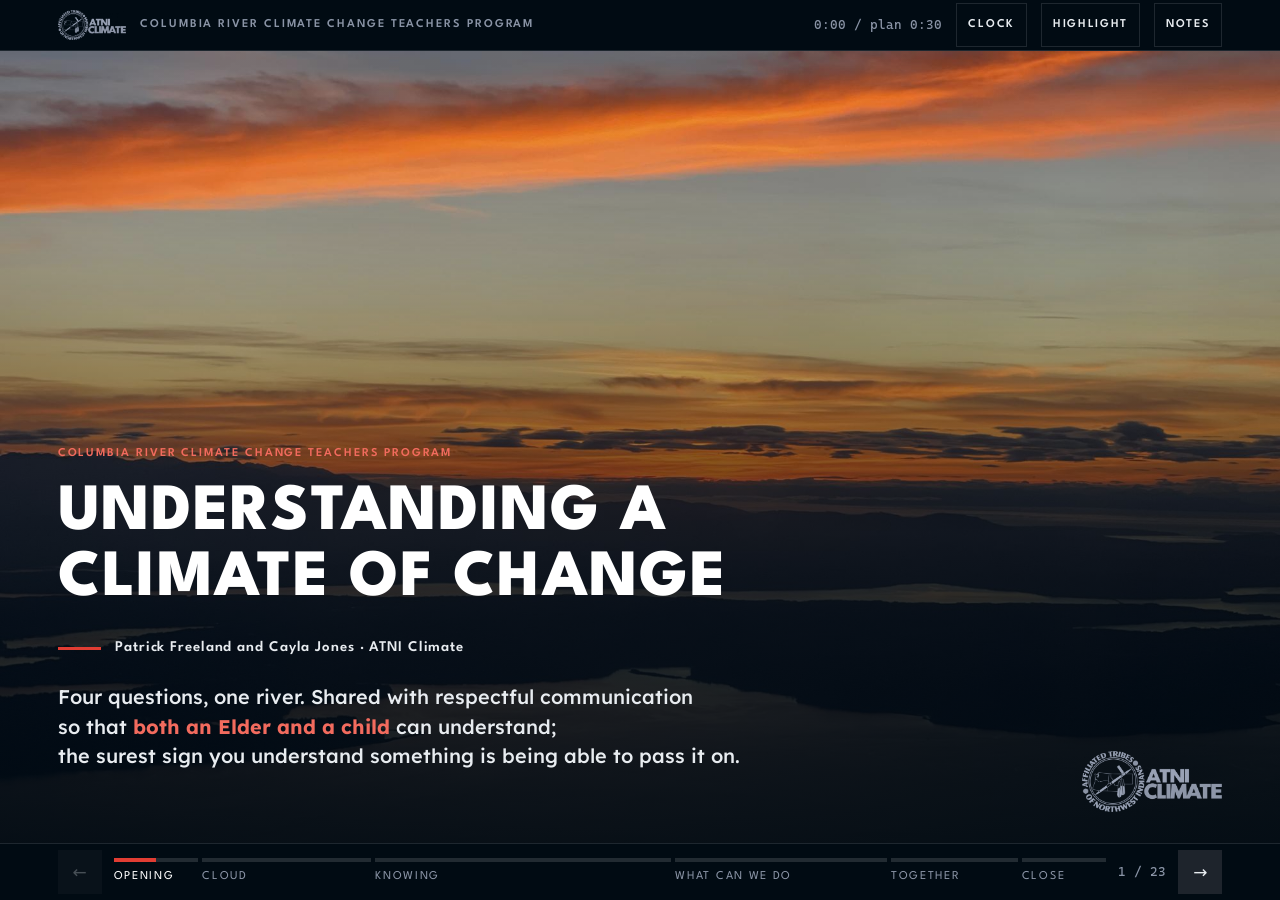
<file: docs/index.html>
<!doctype html><html lang="en"><head><meta charset="utf-8"><meta name="viewport" content="width=device-width,initial-scale=1,viewport-fit=cover"><style>[hidden]{display:none!important}</style></head><body><title>Understanding a Climate of Change</title>
<style>
@font-face{font-family:"League Spartan";src:url(fonts/league-spartan.woff2) format("woff2");font-weight:100 900;font-display:swap}
@font-face{font-family:"Lexend Deca";src:url(fonts/lexend-deca.woff2) format("woff2");font-weight:100 900;font-display:swap}
@font-face{font-family:"Cascadia Code";src:url(fonts/cascadia-code.woff2) format("woff2");font-weight:200 700;font-display:swap}
:root{
  color-scheme:dark;
  /* ATNI Climate design system: dark ground, surfaces lighten as they rise */
  --base:#010B13; --raised:#141414; --overlay:#1E242C;
  --plate:rgba(20,20,20,.74); --plate-hi:rgba(30,36,44,.92);
  --text:#E8ECF0; --white:#FFFFFF; --muted:#8A94A6; --drop:#4E5763; --hair:rgba(232,236,240,.12);
  --red:#E13D33; --red-dk:#F26B5E; --magenta:#9732B4; --magenta-dk:#D7A6E8;
  --water:#5E97C9; --water-hi:#9CC7F0; --land:#10161D; --care:#9CC7F0;
  --f-display:"League Spartan","Century Gothic",Arial,sans-serif;
  --f-body:"Lexend Deca","Segoe UI",system-ui,sans-serif;
  --f-data:"Cascadia Code","SF Mono",Consolas,monospace;
  --b:clamp(15px, min(calc(.9vw + 5px), calc(1.7vh + 4px)), 24px);
  --gutter:clamp(16px,4.5vw,72px);
  --pgut:clamp(12px,2.4vw,40px);  /* plate slides: content fills the page */
}
*{box-sizing:border-box;border-radius:0}
html,body{height:100%}
body{margin:0;background:var(--base);color:var(--text);font-family:var(--f-body);font-weight:400;font-size:var(--b);line-height:1.6;-webkit-font-smoothing:antialiased;font-kerning:normal;font-feature-settings:"kern" 1}
button{font:inherit;color:inherit}
a{color:var(--red-dk);font-weight:600}
:focus-visible{outline:2px solid var(--red-dk);outline-offset:3px}
p{margin:0;max-width:62ch;text-wrap:pretty}
h1,h2,h3{margin:0;font-family:var(--f-display);color:var(--white);text-wrap:balance;font-kerning:normal;text-rendering:optimizeLegibility}
h1{font-size:calc(var(--b)*2.55);font-weight:800;letter-spacing:-.025em;line-height:1.08}
h2{font-size:calc(var(--b)*1.75);font-weight:700;letter-spacing:-.025em;line-height:1.12}
h3{font-size:calc(var(--b)*1.17);font-weight:700;letter-spacing:-.01em;line-height:1.2}
.display{font-family:var(--f-display);font-weight:700;text-transform:uppercase;letter-spacing:.05em;line-height:1.02;color:var(--white);font-size:calc(var(--b)*2.9);text-wrap:wrap}
.label{font-family:var(--f-display);font-weight:600;font-size:max(12px,calc(var(--b)*.62));letter-spacing:.16em;text-transform:uppercase;color:var(--muted)}
.label.red{color:var(--red-dk)}
.cap{font-size:max(13px,calc(var(--b)*.8125));line-height:1.45;color:var(--muted)}
.r{color:var(--red-dk);font-weight:700}
.data{font-family:var(--f-data);font-variant-numeric:tabular-nums}
.sq{list-style:none;margin:0;padding:0;display:grid;gap:.45em}
.sq li{position:relative;padding-left:1.1em}
.sq li::before{content:"";position:absolute;left:0;top:.62em;width:.34em;height:.34em;background:var(--text)}
.sq b{color:var(--white);font-weight:600}

/* frame */
.app{display:flex;flex-direction:column;height:100%}
.bar{display:flex;align-items:center;gap:14px;padding-block:3px;padding-inline:var(--gutter);background:var(--base);border-bottom:1px solid var(--hair);position:sticky;top:env(safe-area-inset-top,0px);z-index:6}
.bar img{height:30px;width:auto;display:block}
.bar .prog-name{font-family:var(--f-display);font-weight:600;font-size:12px;letter-spacing:.16em;text-transform:uppercase;color:var(--muted);white-space:nowrap;overflow:hidden;text-overflow:ellipsis}
.bar .sp{flex:1}
.clock{font-family:var(--f-data);font-size:13px;color:var(--muted);white-space:nowrap}
.clock .over{color:var(--red-dk)}
.tool{min-height:44px;background:transparent;border:1px solid var(--hair);color:var(--text);padding:6px 11px;font-family:var(--f-display);font-weight:600;font-size:12px;letter-spacing:.14em;text-transform:uppercase;cursor:pointer}
.tool:hover{background:var(--overlay)}
.tool[aria-pressed="true"]{background:var(--text);color:var(--base);border-color:var(--text)}

.stage{flex:1;position:relative;overflow:hidden;background:var(--base)}
.slide{position:absolute;inset:0;overflow-y:auto;overflow-x:hidden;animation:fade .35s ease-out both}
@keyframes fade{from{opacity:0}to{opacity:1}}
.slide .bg{position:absolute;inset:0;background-size:cover;background-position:var(--pos,center);z-index:0}
.slide .shade{position:absolute;inset:0;z-index:0}
.slide.hall .shade{background:linear-gradient(to top,rgba(1,11,19,.94) 0%,rgba(1,11,19,.78) 28%,rgba(1,11,19,.32) 58%,rgba(1,11,19,.06) 82%)}
.slide.plate .shade{background:rgba(1,11,19,.84)}
.slide.plate.deep .shade{background:rgba(1,11,19,.9)}
/* light plate: same components, light ground; tokens flip so every rule keyed on them follows */
.slide.light{--base:#FFFFFF;--plate:rgba(255,255,255,.82);--plate-hi:rgba(255,255,255,.95);--overlay:#E4E9EF;--text:#15191E;--white:#010B13;--muted:#4D5766;--drop:#9AA3AE;--hair:rgba(1,11,19,.14);--red-dk:#B8291F;--water-hi:#2F6A9C;color:var(--text);color-scheme:light}
.slide.plate.light .shade{background:rgba(244,247,250,.6)}
.credit{position:absolute;left:var(--gutter);bottom:10px;z-index:2;font-size:12px;color:rgba(232,236,240,.8);text-shadow:0 1px 3px rgba(1,11,19,.9)}
.seal{position:absolute;right:var(--gutter);bottom:clamp(14px,3vh,34px);z-index:2;width:clamp(46px,4.6vw,76px);height:auto}
@media (prefers-reduced-motion:reduce){.slide{animation:none}}

/* Hall mode: image is the slide; text in the lower third, forty words or fewer */
.hallcopy{position:absolute;z-index:1;left:var(--gutter);right:calc(var(--gutter) + 90px);bottom:clamp(28px,8vh,96px);display:grid;gap:clamp(10px,1.6vh,18px);max-width:min(1100px,72vw)}
.hallcopy p{font-size:calc(var(--b)*1.15);line-height:1.45;color:var(--text);font-weight:500}
.byline{font-family:var(--f-display);font-weight:600;font-size:calc(var(--b)*.9);letter-spacing:.06em;color:var(--text)}
.credits{max-width:110ch}
.hallcopy .quote{font-family:var(--f-display);font-weight:600;font-size:calc(var(--b)*2.1);line-height:1.12;letter-spacing:-.015em;color:var(--white);max-width:22ch;text-wrap:balance}
.hallcopy *{transition:color .6s ease}
body.hl .hallcopy *:not(.r):not(.r *){color:var(--drop)}
.hallcopy .ln{display:block}  /* one span per intended line; wraps on phones instead of breaking */
/* S1 title: two balanced lines of equal weight, byline on a red rule, three-line stanza; lockup as the signature */
[data-slide-id="s01-title"] .hallcopy{max-width:none;gap:0;justify-items:start}
[data-slide-id="s01-title"] h1{display:flex;flex-direction:column;margin:clamp(12px,2vh,22px) 0 clamp(16px,2.6vh,30px)}
[data-slide-id="s01-title"] h1 .kick,[data-slide-id="s01-title"] h1 .main{font-size:min(calc(var(--b)*4),calc((100vw - 2*var(--gutter) - 96px)/10.4));font-weight:800;letter-spacing:.02em;line-height:1}
[data-slide-id="s01-title"] .byline{display:inline-flex;align-items:center;gap:14px;text-wrap:balance}
[data-slide-id="s01-title"] .byline::before{content:"";flex:none;width:clamp(32px,3.4vw,64px);height:3px;background:var(--red);transition:background .6s ease}
body.hl [data-slide-id="s01-title"] .byline::before{background:var(--drop)}
[data-slide-id="s01-title"] .stanza{margin-top:clamp(14px,2.4vh,28px);max-width:none;font-size:calc(var(--b)*1.2);line-height:1.5}
.sig{position:absolute;right:var(--gutter);bottom:clamp(16px,3.4vh,40px);z-index:2;width:clamp(140px,11vw,220px);height:auto}
@media (max-width:980px){[data-slide-id="s01-title"] .hallcopy{bottom:118px}}  /* stanza runs full width here; clear the lockup */
@media (max-width:640px){
  [data-slide-id="s01-title"] h1 .kick,[data-slide-id="s01-title"] h1 .main{font-size:calc((100vw - 2*var(--gutter))/10.4)}
  [data-slide-id="s01-title"] .hallcopy{bottom:96px}
  .sig{width:132px;bottom:22px}
}
/* S3: one-line title; highlight in the sunlit orange sampled from the photo (#E9983E, Patrick 10/20/2026) */
[data-slide-id="s03-part-one"] .hallcopy{max-width:none}
[data-slide-id="s03-part-one"] .label.red,[data-slide-id="s03-part-one"] .r{color:#E9983E}
@media (min-width:641px){[data-slide-id="s03-part-one"] .display{font-size:min(calc(var(--b)*2.9),calc((100vw - 2*var(--gutter) - 96px)/14.2))}}

/* Plate mode: working slides over a darkened image */
.inner{position:relative;z-index:1;max-width:1840px;margin:0 auto;min-height:100%;display:flex;flex-direction:column;justify-content:center;gap:clamp(14px,2.2vh,26px);padding-block:clamp(14px,2.6vh,34px);padding-inline:var(--pgut)}
.inner.fit{height:100%;min-height:0;justify-content:flex-start}
.stretch{flex:1 1 auto;min-height:0}
@media (max-width:980px){.inner.fit{height:auto;min-height:100%}}
.head{display:grid;gap:6px}
.card{background:var(--plate);padding:clamp(14px,1.5vw,22px) clamp(16px,1.7vw,24px);display:grid;gap:.5em;align-content:start}
.card p{font-size:calc(var(--b)*.88)}
.grid{display:grid;gap:clamp(8px,1vw,14px)}
.g2{grid-template-columns:repeat(auto-fit,minmax(min(100%,340px),1fr))}
.g3{grid-template-columns:repeat(auto-fit,minmax(min(100%,260px),1fr))}
.g4{grid-template-columns:repeat(auto-fit,minmax(min(100%,210px),1fr))}
.btn{display:inline-flex;align-items:center;gap:8px;min-height:44px;padding:11px 20px;background:var(--red);color:var(--white);border:0;cursor:pointer;font-family:var(--f-body);font-weight:600;font-size:14.5px}
.btn:hover{background:#c7342b}
.btn.sec{background:var(--overlay);color:var(--text)}
.btn.sec:hover{background:#28303a}
.btn[aria-pressed="true"]{background:var(--text);color:var(--base)}
.btn:disabled{opacity:.35;cursor:default}
.row{display:flex;flex-wrap:wrap;gap:8px;align-items:center}
.links{display:flex;flex-wrap:wrap;gap:8px 18px}
.links a{text-decoration:none;font-size:calc(var(--b)*.8);display:inline-flex;align-items:center;min-height:44px}
.links a::after{content:" →"}
.callout{background:rgba(151,50,180,.16);border-left:3px solid var(--magenta);padding:12px 16px;font-size:calc(var(--b)*.8);max-width:80ch}
.callout b{color:var(--magenta-dk)}

/* agenda */
.agenda{display:grid;grid-template-columns:repeat(auto-fit,minmax(min(100%,230px),1fr));gap:8px}
.agenda button{all:unset;cursor:pointer;background:var(--plate);padding:clamp(14px,1.4vw,22px);display:grid;gap:8px;align-content:start;transition:background .3s,color .3s}
.agenda button:hover,.agenda button:focus-visible{background:var(--plate-hi)}
.agenda button:focus-visible{outline:2px solid var(--red-dk);outline-offset:-2px}
.agenda .n{font-family:var(--f-display);font-weight:800;font-size:calc(var(--b)*2.2);line-height:1;color:var(--white)}
.agenda h3{font-size:calc(var(--b)*1.05)}
.agenda p{font-size:calc(var(--b)*.86);color:var(--text)}
.agenda .mins{font-family:var(--f-data);font-size:12px;color:var(--muted)}
/* S2: narrow gutters, larger cards that fill the page; question titles share one baseline row */
[data-slide-id="s02-four-questions"] .inner{max-width:none;padding-inline:clamp(12px,1.3vw,26px);gap:clamp(12px,2.4vh,40px)}
[data-slide-id="s02-four-questions"] .agenda{gap:clamp(8px,.8vw,14px)}
[data-slide-id="s02-four-questions"] .agenda button{padding:clamp(14px,min(1.8vw,2.8vh),34px);gap:clamp(10px,1.6vh,20px)}
[data-slide-id="s02-four-questions"] .agenda .n{font-size:min(calc(var(--b)*3.6),7.4vh)}
[data-slide-id="s02-four-questions"] .agenda .tx{display:grid;gap:clamp(8px,1.2vh,14px);align-content:start}
[data-slide-id="s02-four-questions"] .agenda h3{font-size:calc(var(--b)*1.5)}
[data-slide-id="s02-four-questions"] .agenda p{font-size:calc(var(--b)*1.08);max-width:none}
@media (min-width:1181px){[data-slide-id="s02-four-questions"] .agenda h3{min-height:2.4em}}
[data-slide-id="s02-four-questions"]{container-type:size}  /* lets the cards shrink when the notes pane shortens the stage */
@container (max-height:600px) and (min-width:981px){
  [data-slide-id="s02-four-questions"] .inner{gap:10px;padding-block:10px}
  [data-slide-id="s02-four-questions"] .agenda button{padding:14px 18px;gap:6px}
  [data-slide-id="s02-four-questions"] .agenda .n{font-size:calc(var(--b)*2)}
  [data-slide-id="s02-four-questions"] .agenda h3{font-size:calc(var(--b)*1.15)}
  [data-slide-id="s02-four-questions"] .agenda p{font-size:calc(var(--b)*.9)}
  [data-slide-id="s02-four-questions"] .lead{font-size:calc(var(--b)*1.6)}
  [data-slide-id="s02-four-questions"] .themes li{padding:6px 10px}
  [data-slide-id="s02-four-questions"] .themes + .cap{font-size:calc(var(--b)*.9)}
}

/* key + inquiry */
.key{display:grid;grid-template-columns:repeat(auto-fit,minmax(min(100%,340px),1fr));gap:8px}
.key .card p{font-size:calc(var(--b)*.95);color:var(--text)}
.inq{list-style:none;margin:0;padding:0;display:grid;gap:8px;counter-reset:q}
.inq li{background:var(--plate);padding:12px 18px 12px 58px;position:relative;font-size:calc(var(--b)*.92)}
.carry{display:grid;grid-template-columns:minmax(0,1fr) minmax(0,1fr);gap:10px;align-items:stretch}
.carry .key{grid-template-columns:1fr}
@media (max-width:860px){.carry{grid-template-columns:1fr}}
.inq li::before{counter-increment:q;content:"(" counter(q) ")";position:absolute;left:18px;top:12px;font-family:var(--f-display);font-weight:700;color:var(--red-dk)}
/* S6: light sky plate, a real title, larger text that fills the page */
[data-slide-id="s06-part-one-carry"]{background:var(--overlay)}  /* light ground under the photo when a phone scrolls past it */
[data-slide-id="s06-part-one-carry"] .inner{max-width:none;padding-inline:clamp(12px,2vw,40px);gap:clamp(16px,3vh,36px)}
[data-slide-id="s06-part-one-carry"] h2{font-size:calc(var(--b)*2.9);line-height:1.05}
[data-slide-id="s06-part-one-carry"] .carry{gap:clamp(10px,1vw,16px)}
[data-slide-id="s06-part-one-carry"] .key{gap:clamp(10px,1vw,16px)}
[data-slide-id="s06-part-one-carry"] .key .card{padding:clamp(18px,2vw,34px) clamp(18px,2.2vw,38px);gap:.7em}
[data-slide-id="s06-part-one-carry"] .key .card p{font-size:calc(var(--b)*1.28);line-height:1.5;max-width:none}
[data-slide-id="s06-part-one-carry"] .key .label{font-size:max(12px,calc(var(--b)*.75));color:var(--red-dk)}
[data-slide-id="s06-part-one-carry"] .inq{gap:clamp(10px,1vw,16px)}
[data-slide-id="s06-part-one-carry"] .inq li{display:flex;align-items:center;font-size:calc(var(--b)*1.28);line-height:1.4;padding:clamp(16px,2vw,30px) clamp(18px,2vw,34px) clamp(16px,2vw,30px) calc(var(--b)*3.4)}
[data-slide-id="s06-part-one-carry"] .inq li::before{left:clamp(16px,1.4vw,28px);top:50%;transform:translateY(-50%)}
[data-slide-id="s06-part-one-carry"] .credit{left:clamp(12px,2vw,40px);color:var(--muted);text-shadow:none}
@media (max-width:860px){[data-slide-id="s06-part-one-carry"] .credit{position:static}}  /* in flow (inside .inner) so scrolled cards never run under it */

/* cloud machine */
[data-slide-id="s04-cloud-tool"]{--pgut:clamp(10px,1.3vw,24px)}
[data-slide-id="s04-cloud-tool"] .inner{gap:clamp(8px,1.1vh,16px);padding-block:clamp(8px,1vh,20px)}
[data-slide-id="s04-cloud-tool"] input[type=range]{margin:-8px 0}
[data-slide-id="s04-cloud-tool"] .ask{max-width:56ch}
.cm{display:grid;grid-template-columns:minmax(0,1fr) clamp(330px,40vw,580px);grid-template-rows:minmax(0,1fr);gap:clamp(10px,1.2vw,20px);align-items:stretch}
@media (max-width:980px){.cm{grid-template-rows:auto}}
@media (max-width:980px){.cm{grid-template-columns:1fr}}
.cmview{display:flex;flex-direction:column;gap:6px;min-height:0;min-width:0;overflow:hidden}
.cmsky{position:relative;flex:1;min-height:0;display:flex;background:#0B1A2A}
.cmview svg{width:100%;flex:1;min-height:0;display:block}
@media (max-width:980px){.cmsky{flex:none}.cmview svg{flex:none;height:auto}}
.cmtag{position:absolute;left:5px;top:5px;padding:3px 8px;background:rgba(1,11,19,.7);color:var(--text);pointer-events:none}
.cmtag.r8{left:auto;right:5px}
/* the parcel rides in its own small overlay: moving it inside the cloud SVG repaints every cloud each frame (14 fps against 60 at 4x CPU throttle) */
.cmtop{position:absolute;inset:0;width:100%;height:100%;pointer-events:none;will-change:transform}
@media (max-width:980px){.cmtop{top:auto;height:auto;aspect-ratio:800/430}}
@media (max-width:560px){.cmsky{flex-wrap:wrap;gap:4px;background:none}.cmtag{position:static;order:-1}}
.cmax{font-family:var(--f-data);font-size:13px;fill:#DDE3E8;paint-order:stroke;stroke:#0B1A2A;stroke-width:3px}
.cmlab{font-family:var(--f-display);font-weight:600;font-size:14px;letter-spacing:.06em;fill:#E8ECF0;paint-order:stroke;stroke:#0B1A2A;stroke-width:3px}
.cmlab.sm{font-family:var(--f-body);font-weight:400;font-size:13.5px;letter-spacing:0;fill:#DDE3E8}
.cmnote{font-family:var(--f-data);font-size:13.5px;fill:#F26B5E;paint-order:stroke;stroke:#0B1A2A;stroke-width:3.5px}
.wind{animation:flow 2.4s linear infinite}
@media (prefers-reduced-motion:reduce){.wind{animation:none}}
.cmrow{display:grid;grid-template-columns:auto minmax(0,1fr);gap:4px 8px;align-items:center}
.cmrow>.label{max-width:6.6em;line-height:1.25}
.cmrow .seg button{padding:6px 5px;font-size:13px}
[data-slide-id="s04-cloud-tool"] .btn.sec[aria-pressed="true"]:hover{background:#C5CDD6}
.ctl{display:grid;gap:6px;align-content:start;min-height:0;overflow:auto}
.ctl label{display:grid;grid-template-columns:1fr auto;gap:0 10px;align-items:baseline;font-size:calc(var(--b)*.8);color:var(--muted)}
.ctl label input{grid-column:1/-1}
.ctl label b{font-family:var(--f-data);font-weight:500;color:var(--white);font-size:calc(var(--b)*.82)}
input[type=range]{width:100%;accent-color:var(--red);height:44px;margin:-6px 0}
.readouts{display:grid;grid-template-columns:repeat(4,minmax(0,1fr));gap:4px}
@media (max-width:560px){.readouts{grid-template-columns:repeat(2,minmax(0,1fr))}}
.readouts>div{background:var(--plate);padding:6px 9px}
.readouts .v{font-family:var(--f-data);font-size:calc(var(--b)*.8);color:var(--white)}
.readouts .l{font-size:12px;line-height:1.3;color:var(--muted)}
.readouts .hot .v{color:var(--water-hi)}
.status{font-size:max(12.5px,calc(var(--b)*.78));line-height:1.45;padding:7px 12px;background:var(--plate-hi);border-left:3px solid var(--water-hi);min-height:3em}
.cmcard{background:var(--plate);border-left:3px solid var(--text);padding:8px 12px 10px;display:flow-root}
.cmcard>.label{display:block;margin-bottom:5px}
.cmph{float:left;width:clamp(150px,37%,380px);margin:2px 12px 2px 0}
.cmph img{display:block;width:100%;height:auto;aspect-ratio:16/10;object-fit:cover;background:var(--overlay)}
.cmph span{display:block;font-size:12px;line-height:1.3;color:var(--muted);margin-top:3px}
.cmhd{margin-bottom:3px}
.cmhd b{font-family:var(--f-display);font-size:calc(var(--b)*1.05);line-height:1.15;color:var(--white);margin-right:8px}
.cmhd span{font-family:var(--f-display);font-weight:600;font-size:12px;letter-spacing:.12em;text-transform:uppercase;color:var(--muted)}
.cmcard p{font-size:max(12.5px,calc(var(--b)*.74));line-height:1.42;max-width:none}
.cmlook{margin-top:4px;clear:both}
.cmlook b{color:var(--white);font-weight:600}
@media (min-height:900px) and (min-width:1400px){.cmph{width:48%}}
@media (max-width:560px){.cmph{float:none;width:100%;margin:0 0 8px}}
/* CloudKit clouds: each cloud on its own compositor layer, so its filter rasters once, not on every frame the wind line repaints */
.ck-cloud{will-change:transform;cursor:pointer;outline:none;transition:opacity .9s}
.ck-cloud *,.ck-fx,.ck-fx *{pointer-events:none}
.ck-cloud .ck-hit{pointer-events:all;fill:none;stroke:none}
.ck-cloud.ck-on .ck-hit{stroke:#E8ECF0;stroke-width:1.5;stroke-dasharray:5 4;stroke-opacity:.85}
.ck-cloud:focus-visible .ck-hit{stroke:#F26B5E;stroke-width:2.5;stroke-dasharray:none;stroke-opacity:1}
.ck-new{animation:ck-in 1.1s ease-out both}@keyframes ck-in{from{opacity:0}}
.ck-cloud.ck-out{opacity:0}.ck-cloud.ck-out .ck-hit{pointer-events:none}
.ck-rainl{stroke:var(--ck-rain,#9FB4C8);stroke-dasharray:5 10;animation:ck-fall .55s linear infinite}@keyframes ck-fall{to{stroke-dashoffset:-15}}
.ck-snowl{fill:none;stroke:#F4F7FA;stroke-linecap:round;stroke-dasharray:.1 11.9;animation:ck-fall12 2.6s linear infinite}@keyframes ck-fall12{to{stroke-dashoffset:-12}}
.ck-flow{fill:none;stroke:var(--ck-moist,#BFE6FA);stroke-opacity:.55;stroke-width:1.6;stroke-linecap:round;stroke-dasharray:14 22;animation:ck-flow 3s linear infinite}@keyframes ck-flow{to{stroke-dashoffset:-36}}
/* lightning: two quick pulses every few seconds, under the three-flashes-per-second limit (WCAG 2.3.1) */
.ck-bolt,.ck-flashsky{opacity:0;animation:ck-flash 7s linear infinite}@keyframes ck-flash{0%,90%,100%{opacity:0}90.6%{opacity:1}91.4%{opacity:.1}92.2%{opacity:.95}94%{opacity:0}}
@media (prefers-reduced-motion:reduce){.ck-rainl,.ck-snowl,.ck-flow,.ck-new{animation:none}.ck-cloud{transition:none}.ck-bolt{animation:none;opacity:.85}.ck-flashsky{animation:none}}
/* segmented controls: selected is always a light fill */
.seg{display:flex;flex-wrap:wrap;gap:4px}
.seg button{all:unset;box-sizing:border-box;min-height:44px;display:inline-flex;align-items:center;justify-content:center;cursor:pointer;padding:8px 14px;background:var(--plate);font-size:14px;font-weight:600;color:var(--text);text-align:center;flex:1 1 auto}
.seg button:hover{background:var(--plate-hi)}
.seg button[aria-pressed="true"]{background:var(--text);color:var(--base)}
.seg button:focus-visible{outline:2px solid var(--red-dk);outline-offset:-2px}

/* instruments */
.inst{display:grid;grid-template-columns:repeat(4,minmax(0,1fr));gap:8px}
@media (max-width:980px){.inst{grid-template-columns:repeat(2,minmax(0,1fr))}}
.inst button{all:unset;cursor:pointer;background:var(--plate);padding:14px 14px 16px;display:grid;gap:8px;justify-items:start;transition:background .3s,opacity .4s}
.inst button:hover{background:var(--plate-hi)}
.inst button:focus-visible{outline:2px solid var(--red-dk);outline-offset:-2px}
.inst button[aria-expanded="true"]{background:var(--plate-hi);box-shadow:inset 0 -3px 0 var(--text)}
.inst.focused button[aria-expanded="false"]{opacity:.42}
/* 150px at 768 tall (the least that still fills a 1366 card edge to edge), about 300px at 1080 */
.inst svg{width:100%;height:clamp(130px,calc(48vh - 219px),320px);display:block}
@media (max-width:980px){.inst svg{height:auto;aspect-ratio:4/3;max-height:clamp(130px,calc(48vh - 219px),320px)}}
[data-slide-id="s05-gauges"] .inner{max-width:none;padding-inline:clamp(12px,1.6vw,28px);padding-block:clamp(8px,1.4vh,34px);gap:clamp(10px,1.6vh,26px)}
.inst h3{font-size:calc(var(--b)*.98)}
.inst .unit{font-family:var(--f-data);font-size:12px;color:var(--muted)}
.focus{display:grid;grid-template-columns:repeat(auto-fit,minmax(min(100%,250px),1fr));gap:8px}
.focus .card h3{font-size:calc(var(--b)*.8);font-family:var(--f-display);text-transform:uppercase;letter-spacing:.12em;color:var(--red-dk)}
.focus .card p{font-size:calc(var(--b)*.86)}
/* instrument animations */
/* transforms and opacity only, no filters; hidden slides are display:none, so nothing runs off-slide.
   Negative delays set each scene's phase, so the paused reduced-motion frame is a clear reading. */
#inst .g5-drop{animation:g5fall .9s linear infinite}
@keyframes g5fall{0%{transform:translateY(-8px);opacity:0}12%{opacity:1}100%{transform:translateY(31px);opacity:1}}
#inst .g5-splash{transform-box:fill-box;transform-origin:center;animation:g5splash .9s ease-out infinite}
@keyframes g5splash{0%{transform:scale(.4);opacity:.9}30%,100%{transform:scale(1.7);opacity:0}}
#inst .g5-far{animation:g5far 1.3s linear infinite}
@keyframes g5far{0%{transform:translateY(-8px);opacity:0}10%,90%{opacity:.55}100%{transform:translateY(104px);opacity:0}}
#inst .g5-level{animation:g5level 12s ease-in-out -7.5s infinite}
@keyframes g5level{0%{transform:translateY(52px)}86%,93%{transform:translateY(0)}100%{transform:translateY(52px)}}
#inst .g5-liquid{transform-box:fill-box;transform-origin:50% 100%;animation:g5temp 7s ease-in-out -5s infinite alternate}
@keyframes g5temp{from{transform:scaleY(.42)}to{transform:scaleY(1)}}
#inst .g5-sun{animation:g5sun 7s ease-in-out -5.6s infinite alternate}
@keyframes g5sun{from{transform:translateY(62px);opacity:.45}to{transform:translateY(0);opacity:1}}
#inst .g5-wave{animation:g5wave 2.4s linear infinite}
@keyframes g5wave{from{transform:translateX(-40px)}to{transform:translateX(0)}}
#inst .g5-cur{animation:g5cur 1.6s linear infinite}
@keyframes g5cur{to{stroke-dashoffset:-36}}
#inst .g5-sed{animation:g5sed 6s linear infinite}
@keyframes g5sed{0%{transform:translateX(0);opacity:0}10%,90%{opacity:.7}100%{transform:translateX(250px);opacity:0}}
#inst .g5-bub{animation:g5bub 2.8s ease-in infinite}
@keyframes g5bub{0%{transform:translate(0,0);opacity:0}15%{opacity:.95}50%{transform:translate(5px,-24px)}100%{transform:translate(14px,-56px);opacity:0}}
#inst .g5-sway{transform-box:view-box;transform-origin:76px 58px;animation:g5sway 3.2s ease-in-out infinite alternate}
@keyframes g5sway{from{transform:rotate(-2deg)}to{transform:rotate(4deg)}}
/* soil: rain, then a wetting front that slows with depth; each sensor lights as the front reaches it, top dries first */
#inst .g5-srain{animation:g5srain 10s linear infinite}
@keyframes g5srain{0%{transform:translateY(-14px);opacity:0}1%{opacity:1}6%{transform:translateY(24px);opacity:1}6.5%,100%{transform:translateY(24px);opacity:0}}
#inst .g5-front{animation:g5front 10s linear -4s infinite}
@keyframes g5front{0%{transform:translateY(0);opacity:0}8%{transform:translateY(2px);opacity:1}25%{transform:translateY(34px)}45%{transform:translateY(62px)}70%{transform:translateY(84px);opacity:1}100%{transform:translateY(88px);opacity:0}}
#inst .g5-s1{animation:g5s1 10s linear -4s infinite}
#inst .g5-s2{animation:g5s2 10s linear -4s infinite}
#inst .g5-s3{animation:g5s3 10s linear -4s infinite}
@keyframes g5s1{0%,18%{fill:#8A94A6}21%,82%{fill:#9CC7F0}86%,100%{fill:#8A94A6}}
@keyframes g5s2{0%,35%{fill:#8A94A6}38%,86%{fill:#9CC7F0}90%,100%{fill:#8A94A6}}
@keyframes g5s3{0%,59%{fill:#8A94A6}62%,90%{fill:#9CC7F0}94%,100%{fill:#8A94A6}}
#inst .g5-led{animation:g5led 2s linear infinite}
@keyframes g5led{0%,8%{opacity:1}14%,100%{opacity:.25}}
@media (prefers-reduced-motion:reduce){#inst *{animation-play-state:paused!important}}

/* source check */
.claims{display:grid;grid-template-columns:repeat(4,minmax(0,1fr));gap:8px;flex:1;min-height:0}
@media (max-width:1100px){.claims{grid-template-columns:repeat(2,minmax(0,1fr))}}
@media (max-width:620px){.claims{grid-template-columns:1fr}}
.claim{all:unset;cursor:pointer;display:grid;grid-template-rows:auto auto 1fr;align-content:start;gap:12px;padding:18px;background:var(--plate)}
.claim:hover{background:var(--plate-hi)}
.claim:focus-visible{outline:2px solid var(--red-dk);outline-offset:-2px}
.claim .cico{width:68px;height:68px;color:var(--red-dk);fill:none;stroke:currentColor;stroke-width:1.8;stroke-linecap:round;stroke-linejoin:round}
.claim .said{font-family:var(--f-display);font-weight:600;font-size:calc(var(--b)*1.3);line-height:1.22;color:var(--white)}
.claim .hint,.claim .back{grid-area:3/1;align-self:start}
.claim .hint{display:grid;gap:12px;align-content:start;font-family:var(--f-display);font-size:12px;letter-spacing:.16em;text-transform:uppercase;color:var(--muted);padding-top:8px;border-top:1px solid var(--hair)}
.claim .hint,.claim .back{align-self:stretch;grid-template-rows:auto 1fr}
.claim .hint .go,.claim .back .close{align-self:end}  /* the prompt sits at the foot of the card, so the open space reads as the card's own */
.claim .hint .bk{display:grid;gap:6px;font:400 calc(var(--b)*.92)/1.6 var(--f-body);letter-spacing:0;text-transform:none;color:var(--text)}
.claim .hint b{font-family:var(--f-display);font-size:12px;letter-spacing:.16em;text-transform:uppercase;color:var(--red-dk)}
.claim .back{display:grid;gap:6px;font-size:calc(var(--b)*.92);visibility:hidden;padding-top:8px;border-top:1px solid var(--hair)}
.claim .bk{display:grid;gap:6px}
.claim .back b{font-family:var(--f-display);font-size:12px;letter-spacing:.16em;text-transform:uppercase;color:var(--red-dk)}
.claim .close{font-family:var(--f-display);font-size:12px;letter-spacing:.16em;text-transform:uppercase;color:var(--muted)}
/* four across: text scales to the height the cards get (notes pane open or not), so the reserved reveal fits */
@media (min-width:1101px){.claims{container-type:size}.claim{gap:min(12px,1.8cqh);padding:min(18px,2.8cqh)}.claim .cico{width:min(68px,10cqh);height:min(68px,10cqh)}.claim .said{font-size:max(15px,min(calc(var(--b)*1.3),3.8cqh))}.claim .back,.claim .hint .bk{font-size:max(12.5px,min(calc(var(--b)*.92),2.9cqh))}}
.claim[aria-expanded="true"]{background:var(--plate-hi);box-shadow:inset 0 3px 0 var(--red-dk)}
.claim[aria-expanded="true"] .back{visibility:visible}
.claim[aria-expanded="true"] .hint{visibility:hidden}
.steps3{display:grid;grid-template-columns:repeat(3,minmax(0,1fr));gap:8px}
@media (max-width:700px){.steps3{grid-template-columns:1fr}}
.steps3 div{background:var(--plate);padding:10px 14px;font-size:max(12px,calc(var(--b)*.78))}
.steps3 b{display:block;font-family:var(--f-display);font-size:12px;letter-spacing:.16em;text-transform:uppercase;color:var(--red-dk)}

/* salmon map */
[data-slide-id="s10-salmon-journey"] .inner{max-width:none;padding:clamp(8px,1.3vh,16px) clamp(8px,.9vw,18px);gap:clamp(6px,1vh,12px)}
[data-slide-id="s10-salmon-journey"] .ask{max-width:none}
/* map column width follows the map's shape (1000 x 730): 1.37 x the row height, which measures about 0.83vh - 213px at 768 to 1080 tall */
.mapwrap{display:grid;grid-template-columns:minmax(0,min(64%,calc(114vh - 292px))) minmax(360px,1fr);grid-template-rows:minmax(0,1fr) auto;gap:8px;align-items:stretch}
@media (max-width:980px){.mapwrap{grid-template-columns:minmax(0,1fr);grid-template-rows:auto}}
.map{background:#07192A;position:relative;overflow:hidden;min-height:0}
.map svg{display:block;width:100%;height:100%}
@media (max-width:980px){.map svg{height:auto}}
.futures{grid-column:1/-1;display:grid;grid-template-columns:minmax(0,1fr) auto minmax(240px,.42fr);gap:6px 14px;align-items:start;background:var(--plate);padding:7px 10px}
@media (max-width:980px){.futures{grid-template-columns:minmax(0,1fr)}}
.fopts,.fper{display:grid;gap:5px;align-content:start;min-width:0}
.fhead{display:flex;flex-wrap:wrap;justify-content:space-between;align-items:baseline;gap:2px 14px}
.fhead .cap{font-size:12px}
.seg.fopt{display:grid;grid-template-columns:repeat(3,minmax(0,1fr))}
@media (max-width:700px){.seg.fopt{grid-template-columns:minmax(0,1fr)}}
.seg.fopt button{flex-direction:column;align-items:stretch;justify-content:flex-start;gap:2px;padding:6px 11px;text-align:left;font-weight:400;line-height:1.35}
.fopt b{font-family:var(--f-display);font-weight:700;font-size:max(14px,calc(var(--b)*.84));line-height:1.2}
.fopt b span{font-family:var(--f-data);font-weight:500;font-size:max(12.5px,calc(var(--b)*.7));margin-left:5px}
/* each future keeps one color from the map's temperature scale and a plain symbol: a drop, a line that levels off, a line that climbs */
#fScen button{border-left:4px solid var(--c)}
#fScen [data-k="now"]{--c:#9CC7F0;--cd:#2F6A9C} #fScen [data-k="s245"]{--c:#F2A65A;--cd:#A85A10} #fScen [data-k="s370"]{--c:#E8603C;--cd:#B5172E}
.fopt b svg{width:1.15em;height:1.15em;vertical-align:-.2em;margin-right:6px;fill:none;stroke:var(--c);stroke-width:2.4;stroke-linecap:round;stroke-linejoin:round}
.fopt button[aria-pressed="true"] b svg{stroke:var(--cd)}
.fopt .fd{font-size:max(12px,calc(var(--b)*.68))}
.fopt .fw{font-size:max(12px,calc(var(--b)*.68));font-weight:600;color:var(--water-hi)}
.fopt button[aria-pressed="true"] .fw{color:#1D4F7A}
.fper .seg button{flex-direction:column;gap:0;padding:4px 14px;line-height:1.25}
.fper small{font-family:var(--f-data);font-size:12px;font-weight:400}
.seg button:disabled{opacity:.35;cursor:default}
.tscale{position:absolute;left:10px;bottom:10px;display:flex;align-items:center;gap:8px;font-family:var(--f-data);font-size:12px;color:var(--text);background:rgba(1,11,19,.82);padding:5px 9px}
.tscale i{display:block;width:120px;height:8px;background:linear-gradient(90deg,#4F8FD6 0%,#7FC3C9 30%,#E8D27A 50%,#F2A65A 60%,#E8603C 75%,#B5172E 100%)}
.hydro{min-width:0;display:grid;gap:2px}
.hyhead{display:flex;flex-wrap:wrap;justify-content:space-between;gap:4px 10px;align-items:baseline}
.hyhead .cap{font-size:12.5px}
.hyhead i{display:inline-block;width:14px;height:3px;vertical-align:middle;margin:0 5px 0 4px}
.hyhead i.k1{background:#9CC7F0}.hyhead i.k2{background:#F26B5E}
.hydro svg{width:100%;height:auto;display:block;max-height:84px}
@media (max-height:900px) and (min-width:981px){.hydro svg{max-height:62px}}
@media (max-width:980px){.tscale{position:static;margin:8px}.map{display:flex;flex-direction:column}}
.hyl{font-family:var(--f-data);font-size:18px;fill:#A9B3BF}
.chal{border-top:1px solid var(--hair);padding-top:6px}
.chal b{display:block;font-family:var(--f-display);font-size:12px;letter-spacing:.14em;text-transform:uppercase;color:var(--red-dk)}
.tline{font-size:max(12px,calc(var(--b)*.74));color:var(--text);font-family:var(--f-body)}
.tline b{font-family:var(--f-data);font-weight:500}
.mpanel{display:flex;flex-direction:column;gap:8px;min-height:0;min-width:0}
.routes{display:grid;grid-template-columns:repeat(2,minmax(0,1fr));gap:4px}
@media (max-width:520px){.routes{grid-template-columns:minmax(0,1fr)}}
.routes button{all:unset;box-sizing:border-box;cursor:pointer;min-height:44px;display:grid;gap:3px;align-content:start;padding:8px 14px;background:var(--plate);color:var(--text)}
.routes button:hover{background:var(--plate-hi)}
.routes button[aria-pressed="true"]{background:var(--text);color:var(--base)}
.routes button:focus-visible{outline:2px solid var(--red-dk);outline-offset:-2px}
.routes b{font-family:var(--f-display);font-weight:700;font-size:calc(var(--b)*.92);line-height:1.2}
.routes span{font-size:max(12px,calc(var(--b)*.72));line-height:1.4}
.stop{background:var(--plate-hi);padding:12px 16px;display:flex;gap:14px;align-items:stretch;border-left:3px solid var(--water-hi);flex:1;min-height:0;overflow:hidden}
.stxt{flex:1 1 0;min-width:0;min-height:0;overflow:auto;display:grid;gap:6px;align-content:start}
/* the last lines fade while more text sits below (Chromebook scrollbars stay hidden until used); no scroll timeline or nothing to scroll: no fade */
@property --sfade{syntax:'<length>';inherits:false;initial-value:0px}
@keyframes sfade{from{--sfade:44px}to{--sfade:0px}}
.stxt{-webkit-mask-image:linear-gradient(#000 calc(100% - var(--sfade)),transparent);mask-image:linear-gradient(#000 calc(100% - var(--sfade)),transparent);animation:sfade linear both;animation-timeline:scroll(self)}
.sph{flex:0 0 44%;align-self:flex-start;margin:0;display:grid;gap:4px}
.sph img{display:block;width:100%;height:auto;aspect-ratio:8/5;object-fit:cover;background:#0B1A2A;opacity:0;transition:opacity .3s}
.sph img.in{opacity:1}
.sph.ph img{display:none}
.sph.ph::before{content:"";display:block;aspect-ratio:8/5;border:1px dashed rgba(232,236,240,.32);background:rgba(1,11,19,.35)}
.sph figcaption{font-size:12px;line-height:1.35;color:var(--muted)}
@media (prefers-reduced-motion:reduce){.sph img{transition:none}}
@media (max-width:980px){.stop{flex-direction:column-reverse;overflow:visible}.sph{flex:none;align-self:stretch}.stxt{flex:none;overflow:visible}}
.stop.block{border-left-color:var(--red)}
.stop.place{border-left-color:var(--magenta)}
.stop .rm{font-family:var(--f-data);font-size:12px;color:var(--water-hi)}
.stop h3{font-size:calc(var(--b)*1.05)}
.stop p{font-size:max(12px,calc(var(--b)*.78));line-height:1.45}
.thermo{background:var(--plate);padding:12px 14px;display:grid;grid-template-columns:auto 1fr;gap:12px;align-items:center}
.thermo .t{font-family:var(--f-data);font-size:calc(var(--b)*1.05);color:var(--red-dk);white-space:nowrap}
.thermo p{font-size:max(12px,calc(var(--b)*.7));color:var(--text)}
.river-flow{stroke-dasharray:3 13;animation:rflow 3s linear infinite}
@keyframes rflow{to{stroke-dashoffset:-32}}
@media (prefers-reduced-motion:reduce){.river-flow{animation:none}}
/* --u (set from the map's drawn scale) grows SVG labels back toward 12 screen px on smaller screens */
.damlab{font-family:var(--f-display);font-weight:600;font-size:calc(14px*var(--u,1));fill:var(--text);paint-order:stroke;stroke:#06101A;stroke-width:3px}
.maplab{font-family:var(--f-display);font-weight:600;letter-spacing:.2em;fill:#7C8796;font-size:calc(15px*var(--u,1))}
.rivlab{font-family:var(--f-body);font-style:italic;fill:var(--water);font-size:calc(14px*var(--u,1));paint-order:stroke;stroke:#07192A;stroke-width:3px}
.pulse{animation:pulse 1.4s ease-in-out infinite}
@keyframes pulse{50%{opacity:.35}}
@media (prefers-reduced-motion:reduce){.pulse{animation:none}.story li{animation:none;opacity:1}}

/* convergence */
.conv{display:grid;grid-template-columns:repeat(3,minmax(0,1fr));gap:8px}
@media (max-width:760px){.conv{grid-template-columns:1fr}}
.meet{background:var(--plate-hi);padding:18px 22px;display:grid;gap:6px;border-left:3px solid var(--red)}
.meet p{font-family:var(--f-display);font-weight:600;font-size:calc(var(--b)*1.25);line-height:1.2;color:var(--white);max-width:40ch}

/* three jobs */
.job{background:var(--plate);padding:clamp(16px,1.6vw,24px);display:grid;gap:10px;align-content:start;border-top:3px solid var(--c)}
.job .label{color:var(--c)}
.job p{font-size:calc(var(--b)*.85)}
.job .tools{display:flex;flex-wrap:wrap;gap:6px}
.job .tools span{font-size:12px;padding:3px 8px;background:var(--overlay);color:var(--text)}
:root{--A:#6FB3C8;--M:#E0934A;--R:#A7C48A}

/* sort */
.sort{display:grid;grid-template-columns:minmax(0,1.15fr) minmax(0,1fr);gap:clamp(10px,1.6vw,22px);align-items:start}
@media (max-width:880px){.sort{grid-template-columns:1fr}}
.acts{display:grid;gap:4px}
.act{display:grid;grid-template-columns:1fr auto;gap:10px;align-items:stretch;padding:0 4px 0 12px;background:var(--plate)}
.act[aria-current="true"]{background:var(--plate-hi);box-shadow:inset 3px 0 0 var(--white)}
.act .t{display:grid;align-content:center;min-height:44px;font-size:max(12px,calc(var(--b)*.78));color:var(--white);cursor:pointer}
.act .t small{display:block;color:var(--muted);font-size:12px}
.pick{display:flex;gap:3px;align-items:center}
.pick button{width:44px;height:44px;border:0;background:var(--overlay);cursor:pointer;font-family:var(--f-display);font-weight:700}
.pick button[data-k="A"]{--c:var(--A)} .pick button[data-k="M"]{--c:var(--M)} .pick button[data-k="R"]{--c:var(--R)}
.pick button:hover{color:var(--c)}
.pick button[aria-pressed="true"]{background:var(--c);color:var(--base)}
.reading{background:var(--plate-hi);padding:18px;display:grid;gap:10px;min-height:230px;align-content:start;position:sticky;top:0}
.tags{display:flex;gap:6px;flex-wrap:wrap}
.tag{font-family:var(--f-display);font-size:12px;font-weight:700;letter-spacing:.12em;text-transform:uppercase;padding:4px 8px;color:var(--base);background:var(--c)}
.tag.A{--c:var(--A)} .tag.M{--c:var(--M)} .tag.R{--c:var(--R)} .tag.X{--c:var(--red);color:var(--white)}
.reading p{font-size:calc(var(--b)*.82)}
.legend{display:flex;flex-wrap:wrap;gap:16px;font-size:13px;color:var(--muted)}
.legend span::before{content:"";display:inline-block;width:10px;height:10px;margin-right:7px;background:var(--c);vertical-align:-1px}

/* flow */
.flowrow{display:grid;grid-template-columns:repeat(auto-fit,minmax(min(100%,150px),1fr));gap:4px}
.flowrow>div{background:var(--plate);padding:14px;display:grid;gap:5px;align-content:start}
.flowrow .n{font-family:var(--f-data);font-size:12px;color:var(--red-dk)}
.flowrow h3{font-size:calc(var(--b)*.92)}
.flowrow p{font-size:calc(var(--b)*.8);color:var(--text)}
.flowrow .chip{font-family:var(--f-display);font-size:12px;letter-spacing:.12em;text-transform:uppercase;color:var(--water-hi);font-weight:600}

/* web */
.webwrap{display:grid;grid-template-columns:minmax(0,1.25fr) minmax(0,1fr);gap:clamp(10px,1.6vw,22px);align-items:start}
@media (max-width:900px){.webwrap{grid-template-columns:1fr}}
.webwrap svg{width:100%;height:auto;display:block;max-width:660px;max-height:calc(100vh - 270px);margin:0 auto}
.ring{fill:none;stroke:rgba(232,236,240,.09);stroke-width:1}
.ringlab{font-family:var(--f-display);font-size:10.5px;letter-spacing:.2em;fill:#5B6573;font-weight:600}
.w-edge{stroke:rgba(232,236,240,.16);stroke-width:1.2;transition:stroke .4s,opacity .4s,stroke-width .4s}
.w-edge.dim{opacity:.2}
.w-edge.on{stroke:var(--white);stroke-width:2}
.w-edge.stress{stroke:var(--red);stroke-width:2.6;opacity:1}
.w-edge.care{stroke:var(--care);stroke-width:2.6;opacity:1}
.w-node{cursor:pointer}
.w-node circle{fill:var(--base);stroke:#8A94A6;stroke-width:1.6;transition:fill .35s,stroke .35s,r .35s}
.w-node text{font-family:var(--f-display);font-size:13.5px;font-weight:600;fill:var(--text);paint-order:stroke;stroke:var(--base);stroke-width:4px}
.w-node.water circle{stroke:var(--water)}
.w-node.rel circle{stroke:#A7C48A}
.w-node.sel circle{fill:var(--white);stroke:var(--white)}
.w-node.lit circle{stroke:var(--white);stroke-width:2.6}
.w-node.hit-stress circle{fill:var(--red);stroke:var(--red)}
.w-node.hit-care circle{fill:var(--care);stroke:var(--care)}
.w-node .hit.hit{fill:transparent;stroke:none}
.w-node:focus{outline:none}
.w-node:focus-visible circle{stroke:var(--red-dk);stroke-width:3.5}
.webpanel{display:grid;gap:8px;align-content:start}
.scen{display:grid;grid-template-columns:1fr 1fr;gap:4px}
.scen button{all:unset;box-sizing:border-box;min-height:44px;display:flex;align-items:center;cursor:pointer;padding:9px 10px;background:var(--plate);font-size:13px;line-height:1.3;border-left:3px solid var(--c)}
.scen button:hover{background:var(--plate-hi)}
.scen button[aria-pressed="true"]{background:var(--plate-hi);color:var(--white)}
.scen button:focus-visible{outline:2px solid var(--red-dk);outline-offset:-2px}
.story{background:var(--plate-hi);padding:14px 16px;min-height:230px;display:grid;gap:8px;align-content:start}
.story ol{margin:0;padding:0;list-style:none;display:grid;gap:6px;counter-reset:s}
.story li{font-size:calc(var(--b)*.82);padding-left:34px;position:relative;opacity:0;animation:fade .5s ease forwards}
.story li::before{counter-increment:s;content:"(" counter(s) ")";position:absolute;left:0;font-family:var(--f-data);font-size:12px;color:var(--c,var(--muted));top:2px}
.story li b{color:var(--white);font-weight:600}

/* pathway + close */
.tier{background:var(--plate);padding:18px 20px;display:grid;gap:8px;align-content:start}
.tier ul{font-size:calc(var(--b)*.86)}
.reflect{display:grid;gap:10px;max-width:860px}
.reflect label{display:grid;gap:6px;font-family:var(--f-display);font-weight:600;font-size:calc(var(--b)*.92);color:var(--white)}
.reflect textarea{width:100%;min-height:84px;resize:vertical;padding:10px 12px;border:0;background:var(--plate-hi);color:var(--text);font:max(12px,calc(var(--b)*.78))/1.5 var(--f-body)}


/* heads with a guiding question */
.headrow{display:flex;flex-wrap:wrap;justify-content:space-between;align-items:flex-end;gap:10px 28px}
.ask{max-width:46ch;margin:0;padding:8px 14px;background:rgba(225,61,51,.12);border-left:3px solid var(--red);font-size:calc(var(--b)*.86);line-height:1.4;color:var(--white)}
.ask .label{display:block;color:var(--red-dk);margin-bottom:2px}
.sub{font-size:calc(var(--b)*.95);max-width:80ch}
blockquote{margin:0}
.lead{font-family:var(--f-display);font-weight:700;font-size:calc(var(--b)*2.3);line-height:1.1;letter-spacing:-.02em;color:var(--white);max-width:none;text-wrap:balance}
.themes{display:grid;gap:8px}
.themes ul{list-style:none;margin:0;padding:0;display:grid;grid-template-columns:repeat(7,minmax(0,1fr));gap:6px}
@media (max-width:1180px){.themes ul{grid-template-columns:repeat(4,minmax(0,1fr))}}
@media (max-width:640px){.themes ul{grid-template-columns:repeat(2,minmax(0,1fr))}}
.themes li{display:flex;align-items:center;gap:10px;padding:10px 12px;background:var(--plate);font-size:max(13.5px,calc(var(--b)*.74));line-height:1.3;color:var(--text)}
.themes svg{flex:none;width:clamp(24px,1.8vw,32px);height:auto;fill:none;stroke:var(--white);stroke-width:1.6;stroke-linecap:round;stroke-linejoin:round}
.themes svg .f{fill:var(--white);stroke:none}
.themes + .cap{font-size:calc(var(--b)*1.05);color:var(--text);max-width:none}
.themes + .cap .ln{display:block}
/* three ways of seeing */
.eyes{display:grid;grid-template-columns:repeat(3,minmax(0,1fr));gap:8px}
@media (max-width:860px){.eyes{grid-template-columns:1fr}}
.eyes button{all:unset;cursor:pointer;background:var(--plate);display:grid;gap:6px;align-content:start;padding:0 0 14px;transition:background .3s,opacity .4s}
.eyes button>*:not(.pic){margin-inline:16px}
.eyes button:hover{background:var(--plate-hi)}
.eyes button:focus-visible{outline:2px solid var(--red-dk);outline-offset:-2px}
.eyes button[aria-expanded="true"]{background:var(--plate-hi);box-shadow:inset 0 -3px 0 var(--text)}
.eyes.focused button[aria-expanded="false"]{opacity:.45}
.eyes .pic{display:block;height:clamp(90px,18vh,190px);background-size:cover;background-position:center}
.eyes .pic.globe{background:#06121E}
.eyes .pic svg{width:100%;height:100%;display:block}
.eyes p{font-size:calc(var(--b)*.86)}
.eyemore{min-height:3em}
/* S8 on a light riverbank ground: tighter frame, pictures shrink once a card is open so the three reveal cards fit */
[data-slide-id="s08-three-eyes"] .inner{gap:clamp(10px,1.6vh,20px);padding-block:clamp(10px,2vh,26px)}
[data-slide-id="s08-three-eyes"] .eyes .pic{height:clamp(90px,calc(45vh - 150px),340px);transition:height .35s ease,opacity .4s}
[data-slide-id="s08-three-eyes"] .eyes.focused .pic{height:clamp(56px,calc(36vh - 170px),230px)}
@media (max-width:860px){[data-slide-id="s08-three-eyes"] .eyes .pic,[data-slide-id="s08-three-eyes"] .eyes.focused .pic{height:clamp(80px,16vh,140px)}}
[data-slide-id="s08-three-eyes"] .eyecredit{font-size:12px;margin-top:-4px}
/* captions sit on the shaded water, so muted goes darker to keep 4.5:1; the ground color shows where the slide scrolls past its photo (390 px) */
.slide.plate.light[data-slide-id="s08-three-eyes"]{--muted:#323A46;background:#C2C6C3}
.slide.plate.light[data-slide-id="s08-three-eyes"] .shade{background:rgba(244,247,250,.7)}
/* unselected eyes: fade only the picture, so the photo does not ghost through and the card text keeps its contrast */
[data-slide-id="s08-three-eyes"] .eyes.focused button[aria-expanded="false"]{opacity:1}
[data-slide-id="s08-three-eyes"] .eyes.focused button[aria-expanded="false"] .pic{opacity:.4}
@media (prefers-reduced-motion:reduce){[data-slide-id="s08-three-eyes"] .eyes .pic{transition:none}}
/* relatives of the river */
.kin{display:grid;grid-template-columns:repeat(8,minmax(0,1fr));gap:4px}
@media (max-width:1100px){.kin{grid-template-columns:repeat(4,minmax(0,1fr))}}
@media (max-width:560px){.kin{grid-template-columns:repeat(2,minmax(0,1fr))}}
.kin button{all:unset;cursor:pointer;background:var(--plate);padding:10px 10px 12px;display:grid;gap:3px;align-content:start;transition:background .3s}
.kin button:hover{background:var(--plate-hi)}
.kin button:focus-visible{outline:2px solid var(--red-dk);outline-offset:-2px}
.kin button[aria-expanded="true"]{background:var(--text);color:var(--base)}
.kin button[aria-expanded="true"] .nm,.kin button[aria-expanded="true"] .sb{color:var(--base)}
.kin svg{width:100%;max-width:120px;height:auto;display:block}
.kin svg path,.kin svg circle{fill:none;stroke:currentColor;stroke-width:1.6;stroke-linejoin:round}
.kin svg .f,.kin svg .f *{fill:currentColor;stroke:none}
.kin .nm{font-family:var(--f-display);font-weight:700;font-size:calc(var(--b)*.95);color:var(--white);line-height:1.15}
.kin .sb{font-size:12.5px;color:var(--muted);line-height:1.3}
.kinmore{display:grid;grid-template-columns:minmax(0,1.1fr) repeat(3,minmax(0,1fr));gap:8px;grid-template-rows:minmax(0,1fr)}
@media (max-width:1100px){.kinmore{grid-template-columns:repeat(3,minmax(0,1fr))}.kinmore .kfig{grid-column:1/-1}}
@media (max-width:860px){.kinmore{grid-template-columns:1fr}}
/* gutters: the content fills the page; the photo sits beside the three cards */
[data-slide-id="s11-relatives"]{--pgut:clamp(8px,1vw,18px)}
[data-slide-id="s11-relatives"] .inner{max-width:none;gap:clamp(8px,1.4vh,16px);padding-block:clamp(8px,1.6vh,18px)}
[data-slide-id="s11-relatives"] .kinmore .card{padding:clamp(10px,1.4vh,20px) clamp(12px,1.2vw,20px)}
[data-slide-id="s11-relatives"] .kinmore .card p{font-size:calc(var(--b)*1.08);line-height:1.45}
/* the row never shrinks below the card text: with notes open the slide scrolls instead of the text running over the quote */
[data-slide-id="s11-relatives"] .kinmore{min-height:auto}
@media (min-width:1101px){.kfig:not(.wide) img{contain:size}}  /* the photo fills the row the text sets; it never makes the row taller */
.kfig{margin:0;display:grid;grid-template-rows:minmax(0,1fr) auto;gap:6px;background:var(--plate);padding:8px 8px 10px;min-height:0}
.kfig img{display:block;width:100%;height:100%;min-height:0;object-fit:cover;background:#06121E}
.kfig.wide{align-self:start;grid-template-rows:auto auto}
.kfig.wide img{height:auto}
.kfig figcaption{display:grid;gap:3px;align-content:start;font-size:13px;line-height:1.4;color:var(--muted)}
.kfig figcaption b{font-family:var(--f-display);font-weight:600;font-size:calc(var(--b)*.92);color:var(--white)}
@media (max-width:1100px){.kfig img{height:auto;max-height:240px}}
.kinmore .card h3{font-size:calc(var(--b)*.8);font-family:var(--f-display);text-transform:uppercase;letter-spacing:.12em;color:var(--red-dk)}
.voice{font-family:var(--f-display);font-weight:600;font-size:calc(var(--b)*1.02);line-height:1.35;color:var(--white);border-left:3px solid var(--magenta);padding:6px 0 6px 14px;max-width:90ch}
.voice cite{display:block;font-family:var(--f-body);font-style:normal;font-weight:400;font-size:13px;color:var(--muted);margin-top:4px}
/* jobs at three scales */
.steps{list-style:none;margin:4px 0 0;padding:0;display:grid;gap:5px}
.steps li{font-size:calc(var(--b)*.82);display:grid;grid-template-columns:7.2em 1fr;gap:8px;align-items:baseline}
.steps b{font-family:var(--f-display);font-size:12px;letter-spacing:.14em;text-transform:uppercase;color:var(--c)}

/* notes + nav */
.notes{background:#141414;border-top:1px solid var(--hair);padding-block:10px;padding-inline:var(--gutter);font-size:14.5px;line-height:1.55;max-height:30vh;overflow-y:auto;color:var(--text)}
.notes b{font-family:var(--f-display);letter-spacing:.14em;text-transform:uppercase;font-size:12px;color:var(--muted);margin-right:8px}
.notes .must{color:var(--red-dk);font-weight:700}
.nav{display:flex;align-items:center;gap:12px;padding-block:6px calc(6px + env(safe-area-inset-bottom,0px));padding-inline:var(--gutter);background:var(--base);border-top:1px solid var(--hair)}
.navbtn{width:44px;height:44px;border:0;background:var(--overlay);color:var(--text);cursor:pointer;font-size:17px;display:grid;place-items:center}
.navbtn:hover{background:#28303a}
.navbtn:disabled{opacity:.3;cursor:default}
.prog{flex:1;display:grid;grid-template-columns:var(--cols);gap:4px;min-width:0}
.pseg{all:unset;box-sizing:border-box;min-height:44px;align-content:center;cursor:pointer;display:grid;gap:5px;min-width:0}
.pseg .fill{height:4px;background:rgba(232,236,240,.14);position:relative;overflow:hidden}
.pseg .fill i{position:absolute;inset:0;width:var(--w,0%);background:var(--text);transition:width .4s}
.pseg.cur .fill i{background:var(--red)}
.pseg .lab{font-family:var(--f-display);font-size:12px;letter-spacing:.14em;text-transform:uppercase;color:var(--muted);white-space:nowrap;overflow:hidden;text-overflow:ellipsis}
.pseg.cur .lab{color:var(--white)}
.pseg:focus-visible{outline:2px solid var(--red-dk);outline-offset:3px}
.count{font-family:var(--f-data);font-size:12.5px;color:var(--muted);white-space:nowrap}
@media (max-width:640px){
  .pseg .lab,.bar .prog-name,.clock,#hlBtn{display:none}
  .prog{grid-template-columns:repeat(6,minmax(0,1fr))}
  .tool{padding:6px 8px;letter-spacing:.08em}
  .hallcopy{right:var(--gutter);max-width:none}
  .seal{display:none}
  .display{font-size:calc(var(--b)*2.1)}
}
</style>

<div class="app">
  <header class="bar">
    <img src="img/atni-climate-lockup-on-dark.png" alt="ATNI Climate">
    <span class="prog-name">Columbia River Climate Change Teachers Program</span>
    <span class="sp"></span>
    <span class="clock" id="clock"><span id="elapsed">0:00</span><span class="plan"> / plan <span id="planned">0:00</span></span></span>
    <button class="tool" id="timerBtn" aria-pressed="false" title="Start or pause the session clock (T)">Clock</button>
    <button class="tool" id="hlBtn" aria-pressed="false" title="Highlight pass on image slides (H)">Highlight</button>
    <button class="tool" id="notesBtn" aria-pressed="false" title="Facilitator notes (N)">Notes</button>
  </header>

  <main class="stage" id="stage">

<!-- S1 TITLE (Hall) -->
<section class="slide hall" data-slide-id="s01-title" data-bg="sound" data-part="0" data-min="0.5" data-title="Opening"
 data-notes="<span class='must'>Must land:</span> why we are here, in one breath. [PLACEHOLDER: PF opening, greeting, and land and water acknowledgment in his voice; name the Nations whose homelands host this session.] Then: four questions, one river, and no test.">
  <div class="hallcopy">
    <span class="label red">Columbia River Climate Change Teachers Program</span>
    <h1 class="display"><span class="kick">Understanding a</span> <span class="main">Climate of Change</span></h1>
    <span class="byline">Patrick Freeland and Cayla Jones · ATNI Climate</span>
    <p class="stanza"><span class="ln">Four questions, one river. Shared with respectful communication</span> <span class="ln">so that <span class="r">both an Elder and a child</span> can understand;</span> <span class="ln">the surest sign you understand something is being able to pass it on.</span></p>
  </div>
  <img class="sig" src="img/atni-climate-lockup-on-dark.png" alt="ATNI Climate">
</section>

<!-- S2 FOUR QUESTIONS (Plate) -->
<section class="slide plate" data-slide-id="s02-four-questions" data-bg="sound" data-part="0" data-min="1" data-title="Four questions"
 data-notes="Read the opening line, then walk the four cards; each is a door to come back through. Name the themes once: cycles, relationships, local observation, critical thinking, intergenerational knowledge, change (felt as well as measured), and scale, from the frog's eye to the moon's eye. Say it plainly: there is no test here, only reflections and questions that lead to more questions. Cards are clickable.">
  <div class="inner">
    <h2 class="lead">Four Questions to think about&hellip;</h2>
    <div class="agenda">
      <button data-jump="1"><span class="n">1</span><span class="tx"><h3>How Does a Cloud Work?</h3><p>Have you ever looked up at the sky and thought: how does a cloud form and become rain and snow?</p></span></button>
      <button data-jump="2"><span class="n">2</span><span class="tx"><h3>How Do You Know What You Know?</h3><p>Connect what you can see in your own backyard with the graphs, maps, and numbers that help us understand our changing world.</p></span></button>
      <button data-jump="3"><span class="n">3</span><span class="tx"><h3>What Can We Do?</h3><p>Break down big words like mitigation, adaptation, and resilience into real-world steps you, your family, and your community can take.</p></span></button>
      <button data-jump="4"><span class="n">4</span><span class="tx"><h3>How Do We Work Together?</h3><p>Relationships matter. No single person, scientific report, or action plan has all the answers.</p></span></button>
    </div>
    <div class="themes"><span class="label">Themes</span><ul>
      <li><svg viewBox="0 0 24 24" aria-hidden="true"><path d="M20 12a8 8 0 1 1-2.3-5.7"/><path d="M18.2 2.6v3.9h-3.9"/></svg>Cycles</li>
      <li><svg viewBox="0 0 24 24" aria-hidden="true"><circle cx="9" cy="12" r="5.5"/><circle cx="15" cy="12" r="5.5"/></svg>Relationships</li>
      <li><svg viewBox="0 0 24 24" aria-hidden="true"><path d="M2 12s3.6-6.5 10-6.5S22 12 22 12s-3.6 6.5-10 6.5S2 12 2 12z"/><circle cx="12" cy="12" r="3"/></svg>Local observation</li>
      <li><svg viewBox="0 0 24 24" aria-hidden="true"><circle cx="12" cy="12" r="9.5"/><path d="M9.2 9.4a2.9 2.9 0 1 1 4.2 2.6c-.9.5-1.4 1.1-1.4 2.2"/><circle class="f" cx="12" cy="17.3" r="1"/></svg>Critical thinking</li>
      <li><svg viewBox="0 0 24 24" aria-hidden="true"><circle cx="8" cy="5.5" r="2.6"/><path d="M3.5 21v-6a4.5 4.5 0 0 1 9 0v6"/><circle cx="17.5" cy="10.5" r="2"/><path d="M14.5 21v-3.5a3 3 0 0 1 6 0V21"/></svg>Intergenerational knowledge</li>
      <li><svg viewBox="0 0 24 24" aria-hidden="true"><path d="M10 14.2V4.5a2 2 0 0 1 4 0v9.7a4 4 0 1 1-4 0z"/><path d="M12 9v7"/><path d="M17 6h3M17 9.5h2"/></svg>Change, felt as well as measured</li>
      <li><svg viewBox="0 0 24 24" aria-hidden="true"><circle cx="12" cy="12" r="2"/><circle cx="12" cy="12" r="5.5"/><circle cx="12" cy="12" r="9.5"/></svg>Scale: frog&rsquo;s eye, bird&rsquo;s eye, moon&rsquo;s eye</li>
    </ul></div>
    <p class="cap"><span class="ln">No tests or memorizing facts, only exploration and reflection.</span> <span class="ln"><span class="r">Education is not a race.</span> It is a journey of experiences.</span></p>
  </div>
</section>

<!-- S3 PART ONE (Hall) -->
<section class="slide hall" data-slide-id="s03-part-one" data-bg="clouds" data-part="1" data-min="0.5" data-title="How does a cloud work?"
 data-notes="Ask the room to picture the last cloud they watched. Take two or three answers. We start with a cloud because everyone knows what it is, but many may not have thought through how it works. That gap is the lesson. Do not correct anyone yet.">
  <div class="hallcopy">
    <span class="label red">Part One</span>
    <div class="display">How Does a Cloud Work?</div>
    <p><span class="ln">Have you ever looked up at the sky and thought:</span> <span class="ln">how does a cloud form and <span class="r">become rain and snow</span>?</span></p>
  </div>
</section>

<!-- S4 CLOUD MACHINE (Plate) -->
<section class="slide plate" data-slide-id="s04-cloud-tool" data-bg="hood" data-part="1" data-min="3" data-title="Lift the air"
 data-notes="<span class='must'>Must land:</span> air pushed up a mountain cools; cool air holds less water; the extra water becomes cloud, then rain or snow, mostly on the side facing the ocean. Coming down the far side, the air warms and dries; that is the rain shadow the Columbia Plateau lives in. Start on Winter and press 'Send the air inland.' Point to the snow line on the Cascades. Switch to Atmospheric River: warm, wet air, heavy rain, and rain falling on snow. Then press 'Warm the world 2 °C' and read the comparison line: the snow line climbs about 300 m and the same storm carries more water. Warmer air can hold about 7 percent more water vapor for each degree Celsius. Summer with high humidity builds a thunderhead over the crest. Select any cloud (click, tap, or Tab to it and press Enter) to show its name, a photo, and what it tells you; the card starts on the main cloud in the picture. Play the weather runs a short example: each one sets the season, temperature, and humidity, steps through what changes, and stops when you touch a season or a slider. Warm front is the one to slow down on: cirrus, then a milky veil, then altostratus, then nimbostratus with steady rain. Time of day relights the sky and clouds; it does not change the model. This is a teaching model (standard lapse rates and the Magnus approximation, with the air steered over the ridge line; the marine fog example adds a lid of warm, dry air over the ocean layer), not a forecast. Hand twin: Cloud in a Bottle (Grades 6 to 12, Lesson 1.1). Squeeze and release a bottle with a little warm water and smoke, and a cloud appears as the air expands and cools. To practice names, hold up printed cloud photos and sort them from low to high.">
  <div class="inner fit">
    <div class="headrow"><div class="head"><span class="label red">Part One · Try It</span><h2>Follow the Air from the Ocean over the Mountains</h2></div><p class="ask"><span class="label">Ask the room</span>Which side of the mountains do you live on, and what does that mean for your rain and snow?</p></div>
    <div class="cm stretch">
      <div class="cmview">
        <div class="seg seasons" id="cmSeason" role="group" aria-label="Choose a season">
          <button data-s="winter" aria-pressed="true">Winter</button><button data-s="spring" aria-pressed="false">Spring</button><button data-s="summer" aria-pressed="false">Summer</button><button data-s="fall" aria-pressed="false">Fall</button><button data-s="ar" aria-pressed="false">Atmospheric River</button>
        </div>
        <div class="cmsky">
        <svg id="cmSvg" viewBox="0 0 800 430" preserveAspectRatio="xMidYMax meet" role="group" aria-labelledby="cmTitle">
          <title id="cmTitle">A slice of the land from the Pacific Ocean over the Coast Range and the Cascades to the Columbia Plateau, showing air rising over the mountains, the clouds that form, and where rain and snow fall. Each cloud is a button that names it.</title>
          <defs id="ck-defs"></defs>
          <defs>
            <linearGradient id="cmLand" x1="0" y1="0" x2="0" y2="1"><stop offset="0" stop-color="#2C3B2E"/><stop offset="1" stop-color="#18211A"/></linearGradient>
            <linearGradient id="cmDry" x1="0" y1="0" x2="0" y2="1"><stop offset="0" stop-color="#4A4232"/><stop offset="1" stop-color="#2A261E"/></linearGradient>
            <radialGradient id="cmGlowW"><stop offset="0" stop-color="#FFE7B8" stop-opacity=".95"/><stop offset=".18" stop-color="#FFC98A" stop-opacity=".55"/><stop offset="1" stop-color="#FF9F5A" stop-opacity="0"/></radialGradient>
            <radialGradient id="cmGlowD"><stop offset="0" stop-color="#FFFFFF" stop-opacity=".95"/><stop offset=".2" stop-color="#FFF8DC" stop-opacity=".4"/><stop offset="1" stop-color="#FFF8DC" stop-opacity="0"/></radialGradient>
            <radialGradient id="cmGlowN"><stop offset="0" stop-color="#F4F7FA" stop-opacity=".8"/><stop offset=".25" stop-color="#C9D6E6" stop-opacity=".22"/><stop offset="1" stop-color="#C9D6E6" stop-opacity="0"/></radialGradient>
          </defs>
          <rect x="-800" y="-430" width="2400" height="860" fill="url(#ck-sky)"/>
          <g id="cmSun"></g>
          <rect id="cmGrey" x="-800" y="-430" width="2400" height="860" opacity="0"/>
          <g id="cmAxis"></g>
          <g id="cmGround"></g>
          <g id="cmSnow"></g>
          <g id="cmBack"></g>
          <path id="cmWind" class="wind" fill="none" stroke="rgba(232,236,240,.35)" stroke-width="1.6" stroke-dasharray="2 10"/>
          <g id="cmClouds"></g>
          <g id="cmFront"></g>
          <g id="cmLabels"></g>
          <g id="cmBars"></g>
          <text id="cmNote" class="cmnote" x="400" y="20" text-anchor="middle"></text>
        </svg>
        <svg class="cmtop" viewBox="0 0 800 430" preserveAspectRatio="xMidYMax meet" aria-hidden="true"><g id="cmParcel"><line id="cmStem" stroke="rgba(232,236,240,.5)" stroke-dasharray="3 3"/><circle id="cmDot" r="9" fill="rgba(156,199,240,.3)" stroke="#E8ECF0" stroke-width="2"/></g></svg>
        <span class="label cmtag" aria-hidden="true">Select any cloud</span><span class="label cmtag r8">Teaching model</span>
        </div>
        <div class="cmrow">
          <span class="label" id="cmTodL">Time of day</span><div class="seg" id="cmTod" role="group" aria-labelledby="cmTodL"><button data-l="dawn" aria-pressed="false">Dawn</button><button data-l="day" aria-pressed="true">Day</button><button data-l="dusk" aria-pressed="false">Dusk</button><button data-l="night" aria-pressed="false">Night</button></div>
          <span class="label" id="cmExL">Play the weather</span><div class="seg" id="cmEx" role="group" aria-labelledby="cmExL"><button data-x="fog" aria-pressed="false">Marine fog</button><button data-x="fair" aria-pressed="false">Fair day</button><button data-x="storm" aria-pressed="false">Thunderstorm</button><button data-x="ar" aria-pressed="false">Atmospheric river</button><button data-x="front" aria-pressed="false">Warm front</button><button data-x="wave" aria-pressed="false">Mountain wave</button><button data-x="snow" aria-pressed="false">Snow day</button></div>
        </div>
      </div>
      <div class="ctl">
        <label for="cmT">Air temperature at the coast <b id="cmTv"></b><input id="cmT" type="range" min="-2" max="32" step="1" value="7"></label>
        <label for="cmH">Humidity off the ocean <b id="cmHv"></b><input id="cmH" type="range" min="30" max="100" step="1" value="88"></label>
        <label for="cmZ">Follow the air inland <b id="cmZv"></b><input id="cmZ" type="range" min="0" max="160" step="1" value="0"></label>
        <div class="row"><button class="btn" id="cmPlay">Send the air inland</button><button class="btn sec" id="cmWarm" aria-pressed="false">Warm the world 2 °C</button></div>
        <div class="readouts" aria-live="polite">
          <div><div class="v" id="cmPT"></div><div class="l">Air temperature here</div></div>
          <div><div class="v" id="cmW"></div><div class="l">Water the air carries</div></div>
          <div><div class="v" id="cmWs"></div><div class="l">Water it can hold here</div></div>
          <div class="hot"><div class="v" id="cmFallV"></div><div class="l">Reaching the ground</div></div>
        </div>
        <div class="status" id="cmMsg"></div>
        <div class="cmcard">
          <div class="cmph" id="cmPh" hidden><img id="cmImg" alt="" width="960" height="600" decoding="async"><span id="cmCred"></span></div>
          <div aria-live="polite"><p class="cmhd"><b id="cmName"></b><span id="cmFam"></span></p><p id="cmDesc"></p><p class="cmlook" id="cmLookP"><b>Look for:</b> <span id="cmLook"></span></p></div>
        </div>
      </div>
    </div>
  </div>
</section>

<!-- S5 GAUGES (Plate) -->
<section class="slide plate" data-slide-id="s05-gauges" data-bg="falls" data-part="1" data-min="1.5" data-title="Same gauges, longer time"
 data-notes="<span class='must'>Must land:</span> climate is the same instruments read over a longer time. Momentum, not speculation. Click one instrument (rain gauge or water quality work best for this room); the others drop back. The animations are illustrations, not live readings. If there is connection, the links open live atmosphere and live basin gauges.">
  <div class="inner">
    <div class="headrow"><div class="head"><span class="label red">Part One · Weather and Climate</span><h2>Same Gauges, Longer Time</h2></div><p class="ask"><span class="label">Ask the room</span>What would you measure where you live, and for how long?</p></div>
    <div class="inst" id="inst">
      <button aria-expanded="false" data-i="0">
        <svg viewBox="0 0 160 120" aria-hidden="true">
          <defs>
            <linearGradient id="g5rg-glass" x1="0" x2="1"><stop offset="0" stop-color="#E8ECF0" stop-opacity=".26"/><stop offset=".22" stop-color="#E8ECF0" stop-opacity=".06"/><stop offset=".72" stop-color="#E8ECF0" stop-opacity=".03"/><stop offset=".88" stop-color="#E8ECF0" stop-opacity=".2"/><stop offset="1" stop-color="#E8ECF0" stop-opacity=".08"/></linearGradient>
            <linearGradient id="g5rg-water" x1="0" x2="1"><stop offset="0" stop-color="#2F5F8C"/><stop offset=".45" stop-color="#6FA6D6"/><stop offset="1" stop-color="#2A557E"/></linearGradient>
            <linearGradient id="g5rg-funnel" x1="0" x2="1"><stop offset="0" stop-color="#8A94A6"/><stop offset=".45" stop-color="#E8ECF0"/><stop offset="1" stop-color="#5C6672"/></linearGradient>
            <linearGradient id="g5rg-post" x1="0" x2="1"><stop offset="0" stop-color="#5A4632"/><stop offset=".5" stop-color="#3A2E24"/><stop offset="1" stop-color="#241F1B"/></linearGradient>
            <clipPath id="g5rg-tube"><rect x="73.5" y="47" width="13" height="61"/></clipPath>
            <path id="g5rg-d" d="M0-4.5C1.4-1.6 2.3 0 2.3 1.4A2.3 2.3 0 0 1-2.3 1.4C-2.3 0-1.4-1.6 0-4.5Z"/>
          </defs>
          <g fill="#9CC7F0"><use href="#g5rg-d" class="g5-far" x="18" y="6" style="animation-delay:-.2s"/><use href="#g5rg-d" class="g5-far" x="38" y="6" style="animation-delay:-.75s"/><use href="#g5rg-d" class="g5-far" x="132" y="6" style="animation-delay:-.5s"/><use href="#g5rg-d" class="g5-far" x="150" y="6" style="animation-delay:-1.05s"/></g>
          <rect x="-40" y="112" width="240" height="8" fill="#10161D"/><path d="M-40 112H200" stroke="#A7C48A" stroke-opacity=".6"/>
          <path d="M24 112q-1-5-4-7M26 112q0-6 2-9M28 112q2-4 5-5M128 112q-1-5-4-7M130 112q0-6 2-9M132 112q2-4 5-5M44 112q0-4 2-6M46 112q1-3 4-4M-12 112q-1-5-4-7M-10 112q0-6 2-9M176 112q-1-5-4-7M178 112q0-6 2-9M180 112q2-4 5-5" fill="none" stroke="#A7C48A" stroke-linecap="round"/>
          <rect x="104" y="44" width="10" height="70" fill="url(#g5rg-post)"/><rect x="103" y="42" width="12" height="3" fill="#5A4632"/>
          <g fill="#8A94A6"><rect x="96" y="58" width="8" height="3"/><rect x="96" y="96" width="8" height="3"/></g>
          <rect x="64" y="40" width="32" height="72" rx="2" fill="url(#g5rg-glass)" stroke="#E8ECF0" stroke-opacity=".75" stroke-width="1.2"/>
          <rect x="72.5" y="46" width="15" height="63" fill="#010B13" fill-opacity=".45" stroke="#E8ECF0" stroke-width="1.2"/>
          <g clip-path="url(#g5rg-tube)"><g class="g5-level"><rect x="73.5" y="56" width="13" height="56" fill="url(#g5rg-water)"/><ellipse cx="80" cy="56" rx="6.5" ry="1.3" fill="#9CC7F0"/></g></g>
          <path d="M84.5 102h2.5M84.5 96h2.5M84.5 90h2.5M84.5 84h2.5M82 78h5M84.5 72h2.5M84.5 66h2.5M84.5 60h2.5M84.5 54h2.5M82 48h5" stroke="#E8ECF0" stroke-width=".8"/>
          <rect x="66.5" y="44" width="2.2" height="64" rx="1.1" fill="#FFFFFF" fill-opacity=".3"/><rect x="74.6" y="49" width="1.2" height="58" fill="#FFFFFF" fill-opacity=".35"/>
          <path d="M62 36L98 36L84.5 48L75.5 48Z" fill="url(#g5rg-funnel)" fill-opacity=".85" stroke="#E8ECF0"/>
          <ellipse cx="80" cy="36" rx="18" ry="3.2" fill="#010B13" stroke="#E8ECF0" stroke-width="1.5"/>
          <g fill="#9CC7F0"><use href="#g5rg-d" class="g5-drop" x="66" y="2" style="animation-delay:-.5s"/><use href="#g5rg-d" class="g5-drop" x="71" y="2" style="animation-delay:-.1s"/><use href="#g5rg-d" class="g5-drop" x="78" y="2" style="animation-delay:-.35s"/><use href="#g5rg-d" class="g5-drop" x="85" y="2" style="animation-delay:-.62s"/><use href="#g5rg-d" class="g5-drop" x="92" y="2" style="animation-delay:-.82s"/></g>
          <g fill="none" stroke="#9CC7F0" stroke-width=".9"><ellipse class="g5-splash" cx="66" cy="36" rx="3" ry=".9" style="animation-delay:-.5s"/><ellipse class="g5-splash" cx="71" cy="36" rx="3" ry=".9" style="animation-delay:-.1s"/><ellipse class="g5-splash" cx="78" cy="36" rx="3" ry=".9" style="animation-delay:-.35s"/><ellipse class="g5-splash" cx="85" cy="36" rx="3" ry=".9" style="animation-delay:-.62s"/><ellipse class="g5-splash" cx="92" cy="36" rx="3" ry=".9" style="animation-delay:-.82s"/></g>
        </svg>
        <h3>Rain Gauge</h3><span class="unit">reads: inches of rain</span>
      </button>
      <button aria-expanded="false" data-i="1">
        <svg viewBox="0 0 160 120" aria-hidden="true">
          <defs>
            <linearGradient id="g5th-glass" x1="0" x2="1"><stop offset="0" stop-color="#E8ECF0" stop-opacity=".3"/><stop offset=".25" stop-color="#E8ECF0" stop-opacity=".06"/><stop offset=".7" stop-color="#E8ECF0" stop-opacity=".03"/><stop offset="1" stop-color="#E8ECF0" stop-opacity=".22"/></linearGradient>
            <linearGradient id="g5th-red" x1="0" x2="1"><stop offset="0" stop-color="#9E241C"/><stop offset=".45" stop-color="#F26B5E"/><stop offset="1" stop-color="#B8291F"/></linearGradient>
            <radialGradient id="g5th-bulb" cx="38%" cy="35%" r="70%"><stop offset="0" stop-color="#F7A39A"/><stop offset=".35" stop-color="#E13D33"/><stop offset="1" stop-color="#7A1A14"/></radialGradient>
            <radialGradient id="g5th-glow"><stop offset="0" stop-color="#F26B5E" stop-opacity=".5"/><stop offset="1" stop-color="#F26B5E" stop-opacity="0"/></radialGradient>
            <clipPath id="g5th-sky"><rect x="92" y="0" width="68" height="97"/></clipPath>
          </defs>
          <g clip-path="url(#g5th-sky)"><g class="g5-sun"><circle cx="128" cy="30" r="20" fill="url(#g5th-glow)"/><circle cx="128" cy="30" r="8" fill="#F26B5E" fill-opacity=".25" stroke="#F26B5E" stroke-width="1.8"/><path d="M128 14v4M128 42v4M112 30h4M140 30h4M116.7 18.7l2.8 2.8M139.3 18.7l-2.8 2.8M116.7 41.3l2.8-2.8M139.3 41.3l-2.8-2.8" stroke="#F26B5E" stroke-width="1.8" stroke-linecap="round"/></g></g>
          <path d="M-40 92C-24 88-12 90 0 95C20 89 38 91 60 95S104 90 126 95S148 88 160 91S188 90 200 94V120H-40Z" fill="#10161D"/><path d="M-40 92C-24 88-12 90 0 95C20 89 38 91 60 95S104 90 126 95S148 88 160 91S188 90 200 94" fill="none" stroke="#8A94A6" stroke-opacity=".55"/>
          <path d="M8 95q-1-5-3-7M10 95q0-6 2-8M12 95q2-4 4-5M138 93q-1-5-3-7M140 93q0-6 2-8M142 93q2-4 4-5" fill="none" stroke="#A7C48A" stroke-linecap="round"/>
          <rect x="44" y="4" width="42" height="112" rx="3" fill="#1E242C" stroke="#E8ECF0" stroke-opacity=".3"/><circle cx="65" cy="9" r="1.6" fill="#010B13"/>
          <path d="M72 26h8M72 46h8M72 66h8M72 86h8M72 30h4M72 34h4M72 38h4M72 42h4M72 50h4M72 54h4M72 58h4M72 62h4M72 70h4M72 74h4M72 78h4M72 82h4M72 90h4" stroke="#E8ECF0" stroke-opacity=".85" stroke-width=".9"/>
          <path d="M50 28h6M50 46h6M50 64h6M50 82h6M53 34h3M53 40h3M53 52h3M53 58h3M53 70h3M53 76h3M53 88h3" stroke="#8A94A6" stroke-width=".9"/>
          <circle cx="64" cy="102" r="10.5" fill="#010B13" fill-opacity=".4" stroke="#E8ECF0" stroke-width="1.2"/>
          <rect x="58" y="14" width="12" height="86" rx="6" fill="url(#g5th-glass)" stroke="#E8ECF0" stroke-width="1.2"/>
          <rect x="62.5" y="18" width="3" height="82" fill="#010B13" fill-opacity=".6"/>
          <rect class="g5-liquid" x="62.5" y="26" width="3" height="74" fill="url(#g5th-red)"/>
          <circle cx="64" cy="102" r="9" fill="url(#g5th-bulb)"/>
          <rect x="59.6" y="18" width="1.6" height="78" rx=".8" fill="#FFFFFF" fill-opacity=".35"/><ellipse cx="60.6" cy="98.6" rx="2.2" ry="3" fill="#FFFFFF" fill-opacity=".5"/>
        </svg>
        <h3>Thermometer</h3><span class="unit">reads: degrees</span>
      </button>
      <button aria-expanded="false" data-i="2">
        <svg viewBox="0 0 160 120" aria-hidden="true">
          <defs>
            <linearGradient id="g5wq-water" x1="0" y1="0" x2="0" y2="1"><stop offset="0" stop-color="#5E97C9" stop-opacity=".55"/><stop offset=".5" stop-color="#2F5F8C" stop-opacity=".55"/><stop offset="1" stop-color="#0E2740" stop-opacity=".85"/></linearGradient>
            <linearGradient id="g5wq-metal" x1="0" x2="1"><stop offset="0" stop-color="#3B434D"/><stop offset=".4" stop-color="#C9D1DA"/><stop offset=".65" stop-color="#8A94A6"/><stop offset="1" stop-color="#2A3038"/></linearGradient>
            <linearGradient id="g5wq-bed" x1="0" y1="0" x2="0" y2="1"><stop offset="0" stop-color="#3A2E24"/><stop offset="1" stop-color="#241F1B"/></linearGradient>
            <radialGradient id="g5wq-rock" cx="40%" cy="30%" r="75%"><stop offset="0" stop-color="#6B7480"/><stop offset="1" stop-color="#2A3038"/></radialGradient>
            <linearGradient id="g5wq-ray" x1="0" y1="0" x2="0" y2="1"><stop offset="0" stop-color="#9CC7F0" stop-opacity=".18"/><stop offset="1" stop-color="#9CC7F0" stop-opacity="0"/></linearGradient>
          </defs>
          <rect x="-40" y="42" width="240" height="78" fill="url(#g5wq-water)"/><rect x="-40" y="42" width="240" height="3" fill="#9CC7F0" fill-opacity=".12"/>
          <path d="M20 42H34L22 100H10ZM60 42H68L58 96H50ZM118 42H130L120 100H108ZM-24 42H-14L-24 96H-34ZM164 42H174L166 100H156Z" fill="url(#g5wq-ray)"/>
          <g fill="none" stroke="#9CC7F0" stroke-linecap="round"><path class="g5-cur" d="M-44 55C-10 57 30 53 60 57S120 54 150 56S190 54 204 55" stroke-opacity=".45" stroke-width="1.2" stroke-dasharray="14 22" style="animation-duration:1.1s"/><path class="g5-cur" d="M-44 73C-10 75 30 71 60 75S120 72 150 74S190 72 204 73" stroke-opacity=".32" stroke-dasharray="10 26" style="animation-duration:1.7s"/><path class="g5-cur" d="M-44 91C-10 93 30 90 60 93S120 91 150 92S190 90 204 91" stroke-opacity=".22" stroke-width=".9" stroke-dasharray="8 28" style="animation-duration:2.8s"/></g>
          <g fill="#C9B79A"><circle class="g5-sed" cx="-45" cy="64" r=".9" style="animation-delay:-1s"/><circle class="g5-sed" cx="-45" cy="82" r="1.1" style="animation-duration:7s;animation-delay:-3s"/><circle class="g5-sed" cx="-45" cy="70" r=".8" style="animation-delay:-4.5s"/><circle class="g5-sed" cx="-45" cy="98" r="1" style="animation-duration:9s;animation-delay:-2s"/></g>
          <path d="M-40 106C-24 103-10 104 0 106C18 102 36 109 58 105S96 102 118 106S148 103 160 105S188 104 200 106V120H-40Z" fill="url(#g5wq-bed)"/>
          <g fill="url(#g5wq-rock)"><ellipse cx="16" cy="107" rx="11" ry="5"/><ellipse cx="44" cy="110" rx="7" ry="4"/><ellipse cx="68" cy="112" rx="5" ry="2.5"/><ellipse cx="128" cy="108" rx="9" ry="4.5"/><ellipse cx="150" cy="111" rx="6" ry="3.5"/><ellipse cx="-20" cy="109" rx="8" ry="4"/><ellipse cx="178" cy="108" rx="9" ry="4.5"/></g>
          <rect x="99" y="18" width="4" height="96" fill="url(#g5wq-metal)"/>
          <path d="M92 22C90 40 82 48 76 58" fill="none" stroke="#8A94A6" stroke-width="1.6"/>
          <path d="M90 7H114L110 1H94Z" fill="#2F5F8C" stroke="#9CC7F0" stroke-width=".8"/><path d="M102 1V7M92 4H112" stroke="#9CC7F0" stroke-width=".5"/>
          <rect x="88" y="8" width="26" height="14" rx="1.5" fill="#1E242C" stroke="#E8ECF0" stroke-width="1.2"/><circle class="g5-led" cx="108" cy="15" r="1.8" fill="#F26B5E"/>
          <path class="g5-wave" d="M-40 42q10-2.6 20 0t20 0t20 0t20 0t20 0t20 0t20 0t20 0t20 0t20 0t20 0t20 0t20 0t20 0" fill="none" stroke="#9CC7F0" stroke-width="1.5"/>
          <g class="g5-sway">
            <rect x="71" y="58" width="10" height="34" rx="2.5" fill="url(#g5wq-metal)" stroke="#E8ECF0"/><rect x="71" y="66" width="10" height="3" fill="#E13D33"/>
            <g fill="#9CC7F0"><rect x="72.5" y="93" width="2" height="7"/><rect x="75" y="93" width="2" height="8.5"/><rect x="77.5" y="93" width="2" height="6"/></g>
            <path d="M70 92H82M70 103H82M70 92V103M82 92V103M74.5 92V103M78 92V103" fill="none" stroke="#E8ECF0" stroke-width=".9"/>
          </g>
          <g fill="#9CC7F0" fill-opacity=".2" stroke="#9CC7F0" stroke-width=".7"><circle class="g5-bub" cx="73" cy="100" r="1.6" style="animation-delay:-.3s"/><circle class="g5-bub" cx="79" cy="102" r="1.2" style="animation-delay:-1.2s"/><circle class="g5-bub" cx="76" cy="104" r="1" style="animation-delay:-2s"/><circle class="g5-bub" cx="40" cy="106" r="1.3" style="animation-duration:3.4s;animation-delay:-1.8s"/></g>
        </svg>
        <h3>Water Quality</h3><span class="unit">reads: temperature, oxygen, clarity</span>
      </button>
      <button aria-expanded="false" data-i="3">
        <svg viewBox="0 0 160 120" aria-hidden="true">
          <defs>
            <linearGradient id="g5sm-a" x1="0" y1="0" x2="0" y2="1"><stop offset="0" stop-color="#2A2119"/><stop offset="1" stop-color="#3A2E24"/></linearGradient>
            <linearGradient id="g5sm-b" x1="0" y1="0" x2="0" y2="1"><stop offset="0" stop-color="#4E3B2A"/><stop offset="1" stop-color="#5A4632"/></linearGradient>
            <linearGradient id="g5sm-c" x1="0" y1="0" x2="0" y2="1"><stop offset="0" stop-color="#3D3731"/><stop offset="1" stop-color="#2E2924"/></linearGradient>
            <linearGradient id="g5sm-wet" x1="0" y1="0" x2="0" y2="1"><stop offset="0" stop-color="#14304D" stop-opacity=".6"/><stop offset=".82" stop-color="#14304D" stop-opacity=".55"/><stop offset="1" stop-color="#14304D" stop-opacity="0"/></linearGradient>
            <pattern id="g5sm-grain" width="9" height="7" patternUnits="userSpaceOnUse"><circle cx="2" cy="2" r=".5" fill="#E8ECF0" fill-opacity=".14"/><circle cx="6.5" cy="5" r=".4" fill="#E8ECF0" fill-opacity=".1"/><circle cx="5" cy="1.5" r=".6" fill="#010B13" fill-opacity=".35"/></pattern>
            <clipPath id="g5sm-soil"><path d="M-40 32C-20 34-10 31 0 33C20 31 40 34 60 32S100 31 120 33S150 31 160 32S190 33 200 32V120H-40Z"/></clipPath>
          </defs>
          <g fill="#9CC7F0"><use href="#g5rg-d" class="g5-srain" x="14" y="8" style="animation-delay:-4s"/><use href="#g5rg-d" class="g5-srain" x="58" y="8" style="animation-delay:-3.75s"/><use href="#g5rg-d" class="g5-srain" x="126" y="8" style="animation-delay:-3.5s"/><use href="#g5rg-d" class="g5-srain" x="36" y="8" style="animation-delay:-3.25s"/><use href="#g5rg-d" class="g5-srain" x="104" y="8" style="animation-delay:-3s"/><use href="#g5rg-d" class="g5-srain" x="148" y="8" style="animation-delay:-2.75s"/></g>
          <path d="M-40 32C-20 34-10 31 0 33C20 31 40 34 60 32S100 31 120 33S150 31 160 32S190 33 200 32V58C180 57 170 59 160 58C130 60 100 55 70 58S20 56 0 58S-30 57-40 58Z" fill="url(#g5sm-a)"/>
          <path d="M-40 58C-30 57-10 59 0 58C20 56 50 60 70 58S130 60 160 58S190 57 200 58V86C180 87 170 85 160 86C130 88 100 83 70 86S20 84 0 87S-30 85-40 86Z" fill="url(#g5sm-b)"/>
          <path d="M-40 86C-30 85-10 88 0 87C20 84 50 88 70 86S130 88 160 86S190 87 200 86V120H-40Z" fill="url(#g5sm-c)"/>
          <rect x="-40" y="31" width="240" height="89" fill="url(#g5sm-grain)" clip-path="url(#g5sm-soil)"/>
          <g fill="url(#g5wq-rock)"><ellipse cx="14" cy="98" rx="5" ry="3"/><ellipse cx="36" cy="108" rx="7" ry="3.5"/><ellipse cx="58" cy="95" rx="3.5" ry="2.2"/><ellipse cx="102" cy="104" rx="6" ry="3"/><ellipse cx="128" cy="96" rx="4" ry="2.5"/><ellipse cx="148" cy="110" rx="6.5" ry="3.2"/><ellipse cx="120" cy="72" rx="2.5" ry="1.6"/><ellipse cx="30" cy="74" rx="2" ry="1.3"/><ellipse cx="-24" cy="100" rx="5" ry="3"/><ellipse cx="184" cy="104" rx="6" ry="3"/><ellipse cx="172" cy="70" rx="2.2" ry="1.4"/></g>
          <g fill="none" stroke="#D9C9AE" stroke-opacity=".55" stroke-linecap="round"><path d="M22 33C21 42 24 48 20 58C18 64 21 70 19 76M120 33C121 44 117 52 120 62C122 70 118 76 121 82"/><path d="M20 46C16 50 13 52 9 58M119 48C124 52 128 54 132 60" stroke-width=".7"/><path d="M22 52C26 56 28 60 32 64M118 60C114 64 112 68 108 72M46 33C46 38 48 42 46 47M144 33C144 38 142 42 145 48" stroke-width=".6"/></g>
          <g clip-path="url(#g5sm-soil)"><path class="g5-front" d="M-40-88H200V30C185 27 172 33 160 28C140 34 120 26 100 31S60 26 40 32S10 27 0 30S-28 27-40 31Z" fill="url(#g5sm-wet)"/></g>
          <path d="M-40 32C-20 34-10 31 0 33C20 31 40 34 60 32S100 31 120 33S150 31 160 32S190 33 200 32" fill="none" stroke="#A7C48A" stroke-opacity=".8" stroke-width="1.2"/>
          <path d="M6 33q-1-6-3-9M8 33q0-7 2-11M10 33q2-5 5-7M20 32q-1-7-4-10M22 32q0-8 1-12M24 32q2-6 5-8M34 33q-1-5-3-7M36 33q1-6 3-8M46 33q-1-7-3-10M48 33q1-6 4-8M100 32q-1-6-3-9M102 32q0-7 2-10M118 33q-1-7-4-10M120 33q0-8 2-12M122 33q2-6 5-8M134 32q-1-5-3-7M136 32q1-6 3-8M144 32q-1-7-3-10M146 32q0-7 2-10M148 32q2-5 5-6M-30 33q-1-6-3-9M-28 33q0-7 2-11M-14 32q-1-7-4-10M-12 32q1-6 4-8M170 32q-1-6-3-9M172 32q0-7 2-10M186 32q-1-7-4-10M188 32q1-6 4-8" fill="none" stroke="#A7C48A" stroke-width="1.1" stroke-linecap="round"/>
          <rect x="77" y="18" width="6" height="92" rx="1.5" fill="url(#g5wq-metal)" stroke="#E8ECF0" stroke-width=".8"/><path d="M77 110L80 115L83 110Z" fill="#8A94A6"/>
          <g stroke="#E8ECF0" stroke-width=".6"><rect class="g5-s1" x="75" y="43" width="10" height="4" rx="1" fill="#8A94A6"/><rect class="g5-s2" x="75" y="69" width="10" height="4" rx="1" fill="#8A94A6"/><rect class="g5-s3" x="75" y="95" width="10" height="4" rx="1" fill="#8A94A6"/></g>
          <rect x="68" y="6" width="24" height="12" rx="1.5" fill="#1E242C" stroke="#E8ECF0" stroke-width="1.2"/><circle class="g5-led" cx="87" cy="12" r="1.8" fill="#F26B5E"/>
        </svg>
        <h3>Soil</h3><span class="unit">reads: water at root depth</span>
      </button>
    </div>
    <div id="focus" aria-live="polite">
      <p class="cap">Select an instrument. One reading is weather; thirty years of the same readings is climate.</p>
    </div>
    <div class="links">
      <a href="https://earth.nullschool.net/" target="_blank" rel="noopener">Watch the atmosphere move: earth.nullschool.net</a>
      <a href="https://atniclimate.github.io/dynamic-drought-module/?region=columbia_snake_basin&amp;layers=usdm,bia-reservations,telemetry" target="_blank" rel="noopener">Today's basin gauges: ATNI Dynamic Drought Module</a>
    </div>
  </div>
</section>

<!-- S6 PART ONE KEY (Plate) -->
<section class="slide plate light" data-slide-id="s06-part-one-carry" data-bg="skylight" data-part="1" data-min="0.5" data-title="Part One inquiry"
 data-notes="Read the takeaway, then leave the three questions up for a breath. Invite one written answer; no share-out needed for time.">
  <div class="inner">
    <div class="head"><h2>Part One: Reflection</h2></div>
    <div class="carry"><div class="key">
      <div class="card"><span class="label">Key Lesson</span><p>Weather is based on fundamental physics, here and throughout the universe. Pressure and water are always moving, never fixed or stuck at one height.</p></div>
      <div class="card"><span class="label">Key Takeaway</span><p>The same physics, gauges, and data points that predict tomorrow's weather also show patterns and change over many years. With enough data, we look ahead on momentum, not speculation.</p></div>
    </div><ol class="inq">
      <li>What did you learn more deeply about the weather?</li>
      <li>What changed about how you think about clouds, the atmosphere, or the water cycle?</li>
      <li>What is one question about the weather you want to find the answer to?</li>
    </ol></div>
    <span class="credit">Photo: Patrick A. Freeland</span>
  </div>
</section>

<!-- S7 PART TWO (Hall) -->
<section class="slide hall" data-slide-id="s07-part-two" data-bg="aurora" data-part="2" data-min="0.5" data-title="How do you know what you know?"
 data-notes="Transition: just like the atmosphere, most of us only partly understand climate, and we fill the gaps with what we are told. Ask: who taught you what you know about this river? A grandparent, a teacher, a news anchor, a feed? Let the answers sit.">
  <div class="hallcopy">
    <span class="label red">Part Two</span>
    <div class="display">How Do You Know<br>What You Know?</div>
    <p><span class="ln">Your senses tell you about weather outside.</span> <span class="ln">How do we share what we experience with others?</span> <span class="ln">How do we <span class="r">trust</span> what others share with us?</span></p>
  </div>
</section>

<!-- S8 SCALE (Plate) -->
<section class="slide plate light" data-slide-id="s08-three-eyes" data-bg="riparian" data-part="2" data-min="2" data-title="Three ways of seeing"
 data-notes="<span class='must'>Must land:</span> our senses are where knowing starts, and data lets us see at scales no one person can. Walk frog's eye, bird's eye, moon's eye in that order, from the water at your feet to the whole planet. Each card opens with a question for the room. The next two slides live at the bird's eye: the salmon's journey across the whole basin.">
  <div class="inner">
    <div class="headrow"><div class="head"><span class="label red">Part Two · Scale</span><h2>Frog&rsquo;s Eye, Bird&rsquo;s Eye, Moon&rsquo;s Eye</h2></div><p class="ask"><span class="label">Ask the room</span>What can only be seen up close, and what can only be seen from far away?</p></div>
    <p class="sub">Senses are where knowing starts. Graphs, maps, and numbers let us connect what we can see in our own backyard with the big picture of our changing world.</p>
    <div class="eyes" id="eyes">
      <button aria-expanded="false" data-e="0"><span class="pic" style="background-image:url(img/sockeye-underwater.jpg)"></span><span class="label red">Frog&rsquo;s Eye</span><h3>At the Water</h3><p>The cold of the river on your hands, the color of a salmon coming home, the day the snow left the ridge.</p></button>
      <button aria-expanded="false" data-e="1"><span class="pic" style="background-image:url(img/mountain-above-clouds.jpg);background-position:center 70%"></span><span class="label red">Bird&rsquo;s Eye</span><h3>Above the Land</h3><p>Snow on the mountains, the shape of a watershed, a river from the ocean to its headwaters.</p></button>
      <button aria-expanded="false" data-e="2"><span class="pic globe"><svg viewBox="0 0 200 120" aria-hidden="true"><defs><radialGradient id="gl" cx="38%" cy="35%" r="70%"><stop offset="0" stop-color="#2D5B86"/><stop offset=".7" stop-color="#0E2740"/><stop offset="1" stop-color="#06121E"/></radialGradient></defs><circle cx="100" cy="60" r="50" fill="url(#gl)"/><g fill="none" stroke="rgba(156,199,240,.35)" stroke-width=".8"><ellipse cx="100" cy="60" rx="50" ry="16"/><ellipse cx="100" cy="60" rx="50" ry="34"/><ellipse cx="100" cy="60" rx="18" ry="50"/><ellipse cx="100" cy="60" rx="36" ry="50"/><line x1="50" y1="60" x2="150" y2="60"/></g><path d="M70 38 C78 30 92 28 98 34 C104 40 96 48 88 50 C80 54 72 50 70 44 Z" fill="#2E4A33" opacity=".9"/><circle cx="80" cy="40" r="3" fill="#F26B5E"/><circle cx="150" cy="22" r="7" fill="#E8ECF0" opacity=".85"/></svg></span><span class="label red">Moon&rsquo;s Eye</span><h3>The Whole Planet</h3><p>The atmosphere moving as one system, oceans warming, snow and ice measured from space.</p></button>
    </div>
    <div id="eyeMore" class="eyemore" aria-live="polite"><p class="cap">Select a way of seeing.</p></div>
    <p class="cap eyecredit">Background: the Yakima River Canyon, in Yakama Homelands. Photo: Michael Campbell, BLM (public domain)</p>
  </div>
</section>

<!-- S9 SOURCE CHECK (Plate) -->
<section class="slide plate" data-slide-id="s09-listening" data-bg="mist" data-part="2" data-min="2" data-title="Source check"
 data-notes="<span class='must'>Must land:</span> narrative and emotion move us whether we notice or not. Think about thinking. Open two cards, not four, unless the room is fast. The point is the habit: notice the feeling, ask who benefits, then check. This is Lesson 2.1 in the Grades 6 to 12 set.">
  <div class="inner fit">
    <div class="headrow"><div class="head"><span class="label red">Part Two · Try It</span><h2>Four Things You Might Hear</h2></div><p class="ask"><span class="label">Ask the room</span>Which one did you feel before you thought about it?</p></div>
    <div class="steps3"><div><b>Notice</b>What feeling does it give you?</div><div><b>Ask</b>Who is saying it, and what do they want?</div><div><b>Check</b>Where would you go to see for yourself?</div></div>
    <div class="claims">
      <button class="claim" aria-expanded="false"><svg class="cico" viewBox="0 0 64 64" aria-hidden="true"><circle cx="32" cy="32" r="24"/><path d="M19 28q4.5 4 9 0M36 28q4.5 4 9 0"/><path d="M23 40q9 7 18 0"/></svg><span class="said">"The salmon are coming back, so the river is fine now."</span><span class="hint">Select to check</span><span class="back"><span class="bk"><b>Notice</b><span>Relief. It lets everyone stop worrying.</span><b>Check</b><span>Compare recent dam counts (Fish Passage Center, CRITFC) with historic returns estimated at 10 to 16 million fish a year. Ask how many are hatchery fish, and which runs are still listed.</span></span><span class="close">Select to close</span></span></button>
      <button class="claim" aria-expanded="false"><svg class="cico" viewBox="0 0 64 64" aria-hidden="true"><path d="M10 12h44a2 2 0 0 1 2 2v26a2 2 0 0 1-2 2H30l-10 10V42h-10a2 2 0 0 1-2-2V14a2 2 0 0 1 2-2z"/><path d="M26 23c0-4 3-6 6-6s6 2 6 5c0 4-6 4-6 9"/><circle cx="32" cy="35" r=".8"/></svg><span class="said">"They can't predict next week's weather. How can they predict 2050?"</span><span class="hint">Select to check</span><span class="back"><span class="bk"><b>Notice</b><span>Doubt that sounds like common sense.</span><b>Check</b><span>Weather asks what happens on one day. Climate asks what the pattern does. One roll of loaded dice is hard to call; which way they are loaded is not. Same physics as Part One.</span></span><span class="close">Select to close</span></span></button>
      <button class="claim" aria-expanded="false"><svg class="cico" viewBox="0 0 64 64" aria-hidden="true"><circle cx="32" cy="32" r="24"/><path d="M19 33l9 9 17-20"/></svg><span class="said">"Any clean energy project is good for the climate, so it's good for everyone."</span><span class="hint">Select to check</span><span class="back"><span class="bk"><b>Notice</b><span>It sounds like the obvious right answer.</span><b>Ask</b><span>Good for whom, decided by whom? The Goldendale pumped storage project, licensed in 2026 and challenged in court, sits on Pushpum, where Yakama people gather foods and medicines. Clean energy can still be the wrong place, done without consent.</span></span><span class="close">Select to close</span></span></button>
      <button class="claim" aria-expanded="false"><svg class="cico" viewBox="0 0 64 64" aria-hidden="true"><circle cx="32" cy="32" r="24"/><path d="M19 25l8-3M45 25l-8-3"/><path d="M21 32h6M37 32h6"/><path d="M23 46q9-8 18 0"/></svg><span class="said">"It's already too late. Nothing we do matters."</span><span class="hint">Select to check</span><span class="back"><span class="bk"><b>Notice</b><span>Fear and exhaustion. The black mirror of the feed.</span><b>Check</b><span>Every fraction of a degree avoided means less harm, and Tribes across this basin are already acting: restoring rivers, building solar with storage, planting trees, planning. Too late is a story, not a measurement.</span></span><span class="close">Select to close</span></span></button>
    </div>
  </div>
</section>

<!-- S10 SALMON JOURNEY (Plate) -->
<section class="slide plate deep" data-slide-id="s10-salmon-journey" data-bg="bonneville" data-part="2" data-min="3.5" data-title="The journey home"
 data-notes="<span class='must'>Must land:</span> the salmon are a way of knowing; they carry the river's condition in their bodies. Choose a route, then continue the journey stop by stop. Pause at Celilo and let it be quiet. Then switch the river futures to &quot;Pollution levels off&quot; (SSP2-4.5) and &quot;Pollution keeps rising&quot; (SSP3-7.0), mid-century and late century: the river colors by August water temperature, and the stop card shows how many weeks the water runs above 68 °F. Point out that the two futures barely differ by mid-century and pull apart by late century; the choices made now decide which one we get. The world warming on each future button is the IPCC best estimate compared with 1850 to 1900 (AR6 WGI SPM, A.1.2 and Table SPM.1). Each stop card shows a photo of the place with its credit; Wells has none. The flow chart shows the shape of change: more water in winter, an earlier and smaller spring peak, longer low flows in late summer. Sources: lower Columbia August temperatures from EPA (2021); warming steps scaled from published river temperature studies (EPA 2021 synthesis; Isaak and others) to CMIP6 SSP2-4.5 and SSP3-7.0 warming (IPCC AR6); flow shape from RMJOC-II (2018) and NCA5 (2023). Working draft: replace with CMIP6 river temperature and flow runs when available [verify]. River shapes are Natural Earth 1:10m data; dam positions are approximate.">
  <div class="inner fit">
    <div class="headrow"><div class="head"><span class="label red">Part Two · The River as Teacher · Bird&rsquo;s Eye</span><h2>The Journey Home</h2></div><p class="ask"><span class="label">Ask the room</span>What would you need to make this journey, and what would make it harder?</p></div>
    <div class="mapwrap stretch">
      <div class="map">
        <svg id="mapSvg" role="img" aria-labelledby="mapTitle"><title id="mapTitle">Map of the Columbia River Basin from the Pacific to Idaho and the upper Columbia, with dams, Celilo Falls, the salmon's journey, and the river colored by August water temperature</title></svg>
        <div class="tscale" aria-hidden="true"><span>14 °C · 57 °F</span><i></i><span>24 °C · 75 °F</span></div>
      </div>
      <div class="mpanel">
        <div class="routes" role="group" aria-label="Choose a route">
          <button id="rA" aria-pressed="true"><b>Snake and Salmon Rivers</b><span>Sockeye, Chinook, and steelhead bound for Idaho and northeast Oregon. The journey ends at Redfish Lake, about 900 miles from the ocean.</span></button>
          <button id="rB" aria-pressed="false"><b>Upper Columbia</b><span>Chinook, sockeye, and steelhead bound for north-central Washington and Canada. The journey ends at Chief Joseph Dam, which has no fish ladder.</span></button>
        </div>
        <div class="stop" id="stopCard">
          <div class="stxt" id="stopTxt" aria-live="polite"></div>
          <figure class="sph" id="stopFig" hidden><img id="stopImg" alt="" width="960" height="600" decoding="async"><figcaption id="stopCap"></figcaption></figure>
        </div>
        <div class="row"><button class="btn sec" id="back">Back a step</button><button class="btn" id="next">Continue the journey</button><button class="btn sec" id="juv">Follow the young ones to the ocean</button></div>
      </div>
      <div class="futures">
        <div class="fopts">
          <div class="fhead"><span class="label">How warm could the river get for salmon in August?</span><span class="cap">World warming since the late 1800s (IPCC 2021). River numbers and flow: a teaching model.</span></div>
          <div class="seg fopt" id="fScen" role="group" aria-label="Choose a future">
            <button data-k="now" aria-pressed="true"><b><svg viewBox="0 0 24 24" aria-hidden="true"><path d="M12 3c3.5 4.5 6 7.8 6 11a6 6 0 0 1-12 0c0-3.2 2.5-6.5 6-11z"/></svg>Today</b><span class="fd">The river in recent summers, as measured.</span><span class="fw">World, 2011 to 2020: +1.1 °C (+2 °F)</span></button>
            <button data-k="s245" aria-pressed="false"><b><svg viewBox="0 0 24 24" aria-hidden="true"><path d="M3 19c5 0 5-8 10-8h8"/><path d="M18 8l3 3-3 3"/></svg>Pollution levels off <span>SSP2-4.5</span></b><span class="fd">Heat-trapping pollution holds near today&rsquo;s level to 2050, then slowly falls.</span><span class="fw">World, 2081 to 2100: +2.7 °C (+4.9 °F)</span></button>
            <button data-k="s370" aria-pressed="false"><b><svg viewBox="0 0 24 24" aria-hidden="true"><path d="M3 21L20 4"/><path d="M11 4h9v9"/></svg>Pollution keeps rising <span>SSP3-7.0</span></b><span class="fd">Heat-trapping pollution keeps rising, to about double today&rsquo;s by 2100.</span><span class="fw">World, 2081 to 2100: +3.6 °C (+6.5 °F)</span></button>
          </div>
        </div>
        <div class="fper"><span class="label">When</span><div class="seg" id="fPer" role="group" aria-label="Choose a period"><button data-k="mid" aria-pressed="true">Mid-century<small>2040 to 2069</small></button><button data-k="late" aria-pressed="false">Late century<small>2070 to 2099</small></button></div></div>
        <div class="hydro"><div class="hyhead"><span class="label">Flow through the year · Columbia at The Dalles</span><span class="cap" id="hyKey"></span></div><svg id="hySvg" viewBox="0 0 320 96" aria-label="Shape of the river's flow through the year, today and in the selected future"></svg></div>
      </div>
    </div>
  </div>
</section>

<!-- S11 RELATIVES OF THE RIVER (Plate) -->
<section class="slide plate deep" data-slide-id="s11-relatives" data-bg="sockeye" data-pos="center 45%" data-part="2" data-min="2" data-title="Relatives of the river"
 data-notes="Working draft; general language only. Open two or three relatives, not all eight: salmon, then lamprey, then one the room knows least. Each card shows their journey, what is changing, and their relationship with the people. Before classroom use, confirm names in the language of the host Nation, and the teachings that go with them, with that Nation's permission. [PLACEHOLDER: Native names, with permission.] Sources: NOAA Fisheries ESA listings; CRITFC Tribal Pacific Lamprey Restoration Plan (2011); NCA5 Northwest chapter (2023); Northwest Power and Conservation Council on coho reintroduction (2022).">
  <div class="inner fit">
    <div class="headrow"><div class="head"><span class="label red">Part Two · Frog&rsquo;s Eye · Working Draft</span><h2>Relatives of the River</h2></div><p class="ask"><span class="label">Ask the room</span>Which of these relatives have you seen, eaten, or heard stories about?</p></div>
    <div class="kin" id="kin"></div>
    <div class="kinmore stretch" id="kinMore" aria-live="polite"></div>
    <blockquote class="voice">&ldquo;My vision for the future of Columbia River fisheries is to work towards the restoration of salmon, steelhead, lamprey, suckers, and sturgeon using a well-rounded approach.&rdquo; <cite>Patrick Luke, Yakama Nation, as quoted in Steve Robinson, Climate Change and the Tribes: Columbia River Edition (draft)</cite></blockquote>
  </div>
</section>

<!-- S12 CONVERGENCE (Plate) -->
<section class="slide plate" data-slide-id="s12-ways-of-knowing" data-bg="columbia" data-part="2" data-min="1" data-title="Ways of knowing meet"
 data-notes="<span class='must'>Must land:</span> the Elder-and-child test. The true mark of understanding is explaining something so that both an Elder and a child understand. Plural knowledges are not competing; when they meet on the same finding, that is what we can call True.">
  <div class="inner">
    <div class="head"><span class="label red">Part Two · Plural Knowledges</span><h2>When Ways of Knowing Meet</h2></div>
    <div class="conv">
      <div class="card"><span class="label" style="color:#A7C48A">Observation and Memory</span><h3>What Elders and Fishers Have Seen</h3><p>Runs arriving at different times, warmer water, berries ripening early, snow that does not stay. Knowledge carried across generations.</p></div>
      <div class="card"><span class="label" style="color:var(--water-hi)">Instruments</span><h3>What the Gauges Record</h3><p>Stream temperature, flow, snow water, soil moisture, and air temperature, read the same way for decades.</p></div>
      <div class="card"><span class="label red">The Relatives Themselves</span><h3>What the Salmon Tell Us</h3><p>Counts at the dams, fish lost to warm water, runs that no longer return to their home streams.</p></div>
    </div>
    <div class="meet"><span class="label red">Where They Meet</span><p>If you can explain it so that both an Elder and a child understand, you understand it.</p></div>
  </div>
</section>

<!-- S13 PART TWO KEY -->
<section class="slide plate deep" data-slide-id="s13-part-two-carry" data-bg="mist" data-part="2" data-min="0.5" data-title="Part Two inquiry" data-notes="Read the takeaway. Invite one written answer.">
  <div class="inner">
    <div class="head"><span class="label red">Part Two · Carry Forward</span></div>
    <div class="carry"><div class="key">
      <div class="card"><span class="label">Key Lesson</span><p>Climate is social as much as it is scientific; society moves action much more than the science does. How we come to know things, and who we trust, shapes what we believe.</p></div>
      <div class="card"><span class="label">Key Takeaway</span><p>Narrative and emotion move us whether we notice it or not, so we learn to read both our sources and ourselves. Think about thinking.</p></div>
    </div><ol class="inq">
      <li>What did you learn about how we come to know things, and who we trust to share their knowledge with us?</li>
      <li>Was there an idea you held that changed or became more clear?</li>
      <li>What is one question about climate change that you want to follow up on?</li>
    </ol></div>
  </div>
</section>

<!-- S14 PART THREE (Hall) -->
<section class="slide hall" data-slide-id="s14-part-three" data-bg="forest" data-part="3" data-min="0.5" data-title="What can we do?"
 data-notes="Transition line: the impacts are already here, so we respond quickly and on purpose, without getting lost in fear, the future, and the black mirror of media. Adaptation, mitigation, and resilience get used like they are one word, but they are different work done in different ways.">
  <div class="hallcopy">
    <span class="label red">Part Three · Adaptation, Mitigation, Resilience</span>
    <div class="display">What Can We Do?</div>
    <p>When people come to understanding, people take action. We break down the big words into <span class="r">real-world steps</span> you, your family, and your community can take.</p>
  </div>
</section>

<!-- S15 THREE JOBS -->
<section class="slide plate" data-slide-id="s15-three-jobs" data-bg="forest" data-part="3" data-min="1.5" data-title="Three jobs"
 data-notes="<span class='must'>Must land:</span> we must adapt now if we are to be resilient; we must mitigate now if we are to limit the impacts on future generations. We hold onto our sacred traditions, but our livelihoods, and the paradigms of our livelihoods, have to shift, and the response has to move faster than it used to. Read one step from each column at the scale of you, your family, and your community.">
  <div class="inner">
    <div class="headrow"><div class="head"><span class="label red">Part Three · Different Jobs, Different Tools</span><h2>Three Jobs, Three Scales</h2></div><p class="ask"><span class="label">Ask the room</span>Which one of these could your class start this month?</p></div>
    <div class="grid g3">
      <div class="job" style="--c:var(--A)"><span class="label">Adaptation</span><h3>Adjust to What Is Here and Coming</h3><p>Change how we live, build, harvest, and plan so the impacts do less harm.</p><ul class="steps"><li><b>You</b>Know your heat and smoke plan.</li><li><b>Family</b>Check on Elders when the heat comes.</li><li><b>Community</b>Cooling centers; shade and cold water for streams.</li></ul></div>
      <div class="job" style="--c:var(--M)"><span class="label">Mitigation</span><h3>Reduce the Cause</h3><p>Cut the gases warming the air and water, and keep carbon in forests, soils, and wetlands.</p><ul class="steps"><li><b>You</b>Walk, ride, and share trips.</li><li><b>Family</b>Use less energy; eat food grown close to home.</li><li><b>Community</b>Solar with storage; keep forests standing.</li></ul></div>
      <div class="job" style="--c:var(--R)"><span class="label">Resilience</span><h3>Absorb, Recover, Carry Forward</h3><p>The capacity of a people and a place to take a hit, come back, and keep their lifeways whole.</p><ul class="steps"><li><b>You</b>Learn the plants, places, and stories around you.</li><li><b>Family</b>Keep First Foods and teachings moving between generations.</li><li><b>Community</b>Emergency plans built on relationships.</li></ul></div>
    </div>
    <p class="sub">We must adapt now if we are to be resilient. We must mitigate now if we are to <span class="r">limit the impacts on future generations</span>.</p>
  </div>
</section>

<!-- S16 SORT -->
<section class="slide plate" data-slide-id="s16-job-sort" data-bg="forest" data-part="3" data-min="2.5" data-title="Sort the work"
 data-notes="<span class='must'>Must land:</span> most real actions do more than one job, and some 'solutions' cause harm in the wrong place or without consent. Ask the room to call A, M, or R for three or four items, then open the reading. Slow down on Pushpum. Examples come from Steve Robinson's *Climate Change and the Tribes: Columbia River Edition* draft; confirm details with each Nation before classroom use.">
  <div class="inner">
    <div class="headrow"><div class="head"><span class="label red">Part Three · Try It</span><h2>Which Job Is It Doing?</h2></div><p class="ask"><span class="label">Ask the room</span>Which actions do more than one job?</p></div>
    <div class="legend"><span style="--c:var(--A)">A · Adaptation</span><span style="--c:var(--M)">M · Mitigation</span><span style="--c:var(--R)">R · Resilience</span></div>
    <div class="sort"><div class="acts" id="acts"></div><div class="reading" id="reading" aria-live="polite"><span class="label">How to Sort</span><p>Choose <b style="color:var(--A)">A</b>, <b style="color:var(--M)">M</b>, or <b style="color:var(--R)">R</b> for any action. There is no score; the reading shows how each one works.</p><p class="cap">Most real actions do more than one job. And some &ldquo;solutions&rdquo; cause harm when they land in the wrong place, or go forward without consent.</p></div></div>
    <p class="cap">Examples drawn from Columbia Basin Tribal actions described in Steve Robinson, <i>Climate Change and the Tribes: Columbia River Edition</i> (draft). Confirm details with each Nation before classroom use.</p>
  </div>
</section>

<!-- S17 FLOW -->
<section class="slide plate" data-slide-id="s17-knowing-to-doing" data-bg="reservoir" data-part="3" data-min="1" data-title="From knowing to doing"
 data-notes="Keep this brisk; it is the bridge to TCR 201. Name the tools once, then talk about what they help people do. Must say: tools support; they never replace Tribal decision-making. [PLACEHOLDER: current access contact for the non-public ATNI Climate tools.]">
  <div class="inner">
    <div class="head"><span class="label red">Part Three · How Action Actually Happens</span><h2>From Knowing to Doing</h2></div>
    <div class="flowrow">
      <div><span class="n">(1)</span><h3>Observe</h3><p>What is changing here, seen by people and by gauges.</p><span class="chip">Dynamic Drought Module</span></div>
      <div><span class="n">(2)</span><h3>Plan</h3><p>What matters most, what is missing, what comes first.</p><span class="chip">Plan Assessor</span></div>
      <div><span class="n">(3)</span><h3>Brief</h3><p>One clear page a council can act on.</p></div>
      <div><span class="n">(4)</span><h3>Fund</h3><p>Match the action to real, current funding and eligibility.</p><span class="chip">TCR Policy Scanner</span></div>
      <div><span class="n">(5)</span><h3>Watch Policy</h3><p>Rules, deadlines, and comment windows that touch Treaty rights.</p><span class="chip">Policy Sentinel</span></div>
      <div><span class="n">(6)</span><h3>Act and Monitor</h3><p>Do the work, measure it, return to (1).</p></div>
    </div>
    <div class="callout"><b>Sovereignty first:</b> these tools support people; they never replace Tribal decision-making. Data about a Nation belongs to that Nation, and what it shares is its decision.</div>
  </div>
</section>

<!-- S18 PART THREE KEY -->
<section class="slide plate deep" data-slide-id="s18-part-three-carry" data-bg="forest" data-part="3" data-min="0.5" data-title="Part Three inquiry" data-notes="Read the takeaway. Name the black mirror plainly: fear is a narrative too, and it can freeze action.">
  <div class="inner">
    <div class="head"><span class="label red">Part Three · Carry Forward</span></div>
    <div class="carry"><div class="key">
      <div class="card"><span class="label">Key Lesson</span><p>These three are not the same. They are different jobs with different tools: policy, groundwork, preparation, data, knowledge, funding, and sometimes emergency.</p></div>
      <div class="card"><span class="label">Key Takeaway</span><p>The impacts are already here, so we respond quickly and on purpose, without getting lost in fear, the future, and the black mirror of media.</p></div>
    </div><ol class="inq">
      <li>How do you now understand climate change adaptation, mitigation, and resilience?</li>
      <li>Did your sense of what needs to happen, or how fast, change today?</li>
      <li>What is one question about responding to climate impacts in your own community that you want to find out?</li>
    </ol></div>
  </div>
</section>

<!-- S19 PART FOUR (Hall) -->
<section class="slide hall" data-slide-id="s19-part-four" data-bg="islands" data-part="4" data-min="0.5" data-title="How do we work together?"
 data-notes="Slow down. Ceremonial weight belongs to the open and the close, so keep this plain and warm. Read the line, then pause. It's going to take all of us; we can do more together than any of us can alone, and that includes our relationship with our non-human relatives.">
  <div class="hallcopy">
    <span class="label red">Part Four · Relationships Matter</span>
    <div class="display">How Do We<br>Work Together?</div>
    <p class="quote">&ldquo;We will always be better than I ever will be.&rdquo;</p>
    <p>No single person, scientific report, or action plan has all the answers.</p>
  </div>
</section>

<!-- S20 WEB -->
<section class="slide plate deep" data-slide-id="s20-constellation" data-bg="sound" data-part="4" data-min="2" data-title="The web moves together"
 data-notes="<span class='must'>Must land:</span> a stress travels through the web, and so does care. Run one stress ripple (Heat wave is fastest), then one care ripple (An Elder visits a classroom). Point out that teachers sit inside the web, not outside it. Then ask: which relative are you closest to, and who holds you up? In the classroom version (Lesson 4.1) students build this with yarn.">
  <div class="inner">
    <div class="headrow"><div class="head"><span class="label red">Part Four · Try It</span><h2>The Web Moves Together</h2></div><p class="ask"><span class="label">Ask the room</span>Which relative are you closest to, and who holds you up?</p></div>
    <div class="webwrap">
      <svg id="webSvg" viewBox="0 0 640 600" role="img" aria-labelledby="webTitle"><title id="webTitle">Three rings of relatives: water at the center, living relatives in the middle, people and responsibilities on the outside, joined by lines of relationship</title><g id="wRings"></g><g id="wEdges"></g><g id="wPulse"></g><g id="wNodes"></g></svg>
      <div class="webpanel">
        <div class="legend"><span style="--c:var(--water)">Water, at the center</span><span style="--c:#A7C48A">Relatives</span><span style="--c:#8A94A6">People and responsibilities</span></div>
        <span class="label">Send a Ripple</span>
        <div class="scen" id="scen"></div>
        <div class="story" id="story" aria-live="polite"><p class="cap">Choose a ripple to watch it travel, or select any relative to see what it holds up and what holds it up.</p></div>
        <div class="row"><button class="btn sec" id="wReset">Clear the web</button></div>
      </div>
    </div>
  </div>
</section>

<!-- S21 BORN OUT OF IT (Hall) -->
<section class="slide hall" data-slide-id="s21-part-four-carry" data-bg="coast" data-part="4" data-min="1" data-title="Part Four carry forward"
 data-notes="<span class='must'>Must land:</span> we are not apart from nature; we are a part of nature. We are sovereign, and we decide what matters. Then read the three questions aloud: What did you learn about the place of relationships in this work? What idea about being a good ancestor moved for you? What question will you keep working on?">
  <div class="hallcopy">
    <span class="label red">Part Four · Carry Forward</span>
    <p class="quote">We are not born into this world; we are born out of it.</p>
    <p>Go outside, pay attention, be a good relative, <span class="r">be a good ancestor</span>. We have all that we need, and we decide what matters.</p>
  </div>
</section>

<!-- S22 PATHWAY -->
<section class="slide plate" data-slide-id="s22-classroom" data-bg="forest" data-part="5" data-min="1" data-title="Into your classroom"
 data-notes="Walk the three tiers in one sentence each; every tier runs on the four parts just experienced. Then the respect callout. [PLACEHOLDER: where teachers download the lesson files and who to contact.]">
  <div class="inner">
    <div class="head"><span class="label red">Carrying It Back</span><h2>Into Your Classroom</h2></div>
    <div class="grid g3">
      <div class="tier"><span class="label red">Grades 6 to 12</span><h3>Hands-On Lessons</h3><ul class="sq"><li>Four units that follow today's four parts, set on the Columbia</li><li>Cloud in a bottle, the salmon journey, source checks, the A/M/R sort, a consultation role-play, the yarn web</li><li>A virtual field study on the Dynamic Drought Module</li></ul></div>
      <div class="tier"><span class="label red">200 Level · Tribal Colleges</span><h3>Climate Change in Indian Country</h3><ul class="sq"><li>Ten weeks, adapted from NESC 215</li><li>Weather journals, local sensing, Elder conversations, climate data</li><li>Ends in an adaptation plan outline</li></ul></div>
      <div class="tier"><span class="label red">201 Level · Tribal Colleges</span><h3>Tribal Climate Resilience</h3><ul class="sq"><li>Atmospheric drivers to downscaled local projections</li><li>Local impacts, preparedness, funding</li><li>Planning, policy, and cross-jurisdictional coordination</li></ul></div>
    </div>
    <div class="links">
      <a href="https://atniclimate.github.io/dynamic-drought-module/?region=columbia_snake_basin&amp;layers=usdm,bia-reservations,telemetry" target="_blank" rel="noopener">ATNI Dynamic Drought Module</a>
      <a href="https://earth.nullschool.net/" target="_blank" rel="noopener">earth.nullschool.net</a>
      <a href="https://tribalclimateguide.uoregon.edu/" target="_blank" rel="noopener">Tribal Climate Change Guide</a>
      <a href="https://critfc.org/" target="_blank" rel="noopener">CRITFC</a>
    </div>
    <div class="callout"><b>Working with Tribes respectfully:</b> reach out to the Tribe whose homelands the school sits on before teaching their story. Permission from some Tribal leaders is not permission from all. Invite, compensate, and credit knowledge holders, and follow each Nation's protocols.</div>
  </div>
</section>

<!-- S23 CLOSE -->
<section class="slide plate" data-slide-id="s23-close" data-bg="rainier" data-part="5" data-min="1.5" data-title="Close"
 data-notes="<span class='must'>Must land:</span> the handoff. You do not need me for this; you already carry what it takes. [PLACEHOLDER: PF closing in his voice.] Invite everyone to write one answer to each question before leaving; answers stay on their own device.">
  <div class="inner">
    <div class="head"><span class="label red">Before You Go</span><h2>Carry One Question Forward</h2></div>
    <div class="reflect">
      <label for="r1">What did you learn today that you want to pass on?<textarea id="r1" data-store="r1"></textarea></label>
      <label for="r2">Was there an idea, about change or about being a good ancestor, that moved for you?<textarea id="r2" data-store="r2"></textarea></label>
      <label for="r3">What is one question you are carrying out of this room?<textarea id="r3" data-store="r3"></textarea></label>
    </div>
    <p class="cap">Answers stay in this browser on this device.</p>
    <p class="cap credits"><i>Understanding a Climate of Change: Understanding an Ever Changing Climate</i>, by Patrick Freeland and Cayla Jones · with case material from Steve Robinson, <i>Climate Change and the Tribes: Columbia River Edition</i> (draft) · ATNI Climate · Affiliated Tribes of Northwest Indians</p>
  </div>
</section>

  </main>
  <aside class="notes" id="notes" hidden aria-live="polite"></aside>
  <nav class="nav" aria-label="Slides">
    <button class="navbtn" id="prev" aria-label="Previous slide">←</button>
    <div class="prog" id="prog"></div>
    <span class="count" id="count"></span>
    <button class="navbtn" id="nextS" aria-label="Next slide">→</button>
  </nav>
</div>

<script>
/* IMAGE SLOTS: swap files or add entries here. Credit shows on the slide only when filled in. */
const IMAGES={
  sound:{src:'img/sound-sunset.jpg',pos:'center 62%',credit:'',alt:'Sunset over inland waters and forested hills, seen from the air'},
  clouds:{src:'img/clouds-light.jpg',pos:'center 30%',credit:'',alt:'Late light breaking through towering clouds'},
  mist:{src:'img/mountain-mist.jpg',pos:'center 40%',credit:'',alt:'A dark mountain behind drifting cloud'},
  riparian:{src:'img/yakima-river-canyon.jpg',pos:'center 60%',credit:'Michael Campbell, BLM (public domain)',alt:'The Yakima River between willow-lined banks and a dry basalt hill under a blue sky'},
  forest:{src:'img/forest-fog.jpg',pos:'center 45%',credit:'',alt:'Conifer forest in fog'},
  hood:{src:'img/mt-hood-summer.jpg',pos:'center 40%',credit:'',alt:'A Cascade volcano in late summer, with forest below and a little snow left near the top'},
  falls:{src:'img/falls-spring.jpg',pos:'center 55%',credit:'',alt:'A waterfall in spring runoff, with mist rising from the pool below'},
  cloudfront:{src:'img/clouds-mountain-front.jpg',pos:'center 35%',credit:'',alt:'Long streaming clouds over a forested mountain front'},
  skylight:{src:'img/sky-clouds-light.jpg',pos:'center 50%',credit:'Patrick A. Freeland',alt:'Blue sky with broken white clouds, bright with sunlight'},
  aurora:{src:'img/aurora.jpg',pos:'center 45%',credit:'',alt:'Northern lights in green and magenta over a dark ridge and water'},
  bonneville:{src:'img/bonneville-spillway.jpg',pos:'center 50%',credit:'',alt:'Water pouring through the spillway of a large dam under storm clouds'},
  sockeye:{src:'img/sockeye-underwater.jpg',pos:'center 45%',credit:'',alt:'Red sockeye salmon swimming over stream gravel'},
  columbia:{src:'img/columbia-basalt-canyon.jpg',pos:'center 50%',credit:'',alt:'The Columbia River flowing between basalt cliffs on the plateau'},
  reservoir:{src:'img/reservoir-aerial.jpg',pos:'center 50%',credit:'',alt:'A reservoir winding through dry hills, seen from high above'},
  islands:{src:'img/islands-golden-light.jpg',pos:'center 50%',credit:'',alt:'Golden light breaking through clouds over forested islands and water'},
  coast:{src:'img/coast-sunset.jpg',pos:'center 40%',credit:'',alt:'Sun setting over the Pacific beyond dark coastal rocks'},
  rainier:{src:'img/mountain-above-clouds.jpg',pos:'center 72%',credit:'',alt:'A snow-covered volcano rising above a sea of clouds under the sun'}
};
const MAP={"W":1000.0,"H":730.2,"land":"M65.4,363.9 L64.8,359.6 L62.9,357.8 L64.7,352.3 L67.3,356.7 L67.2,362.7 L65.4,363.9ZM129.9,72.7 L125.1,73.2 L121.6,69.0 L121.1,65.9 L122.7,62.1 L119.9,57.9 L119.9,55.7 L122.0,54.2 L119.0,49.5 L118.7,42.6 L119.7,45.3 L131.6,57.5 L127.0,54.6 L126.2,56.7 L136.3,66.4 L135.1,68.6 L132.9,68.8 L128.7,66.8 L131.0,70.7 L129.9,72.7ZM113.6,42.9 L112.8,39.2 L113.6,38.2 L115.3,38.8 L115.3,44.6 L113.6,42.9ZM114.5,26.9 L123.0,39.8 L129.0,45.0 L140.2,50.2 L141.4,54.5 L137.0,55.2 L131.6,49.5 L124.1,44.2 L114.5,31.9 L111.2,25.5 L111.5,22.0 L114.5,26.9ZM111.6,38.7 L110.3,36.4 L110.2,33.7 L112.2,33.7 L114.0,36.6 L112.3,40.0 L111.6,38.7ZM134.4,114.0 L127.9,108.0 L123.9,114.4 L121.2,115.7 L120.2,118.9 L117.1,122.2 L117.3,124.1 L113.5,124.2 L113.6,121.9 L108.5,123.4 L102.1,118.3 L98.2,116.5 L88.9,115.3 L44.1,91.8 L48.4,87.7 L47.6,87.0 L43.9,86.4 L40.2,89.7 L25.4,84.3 L17.0,78.3 L13.4,73.9 L-1.5,65.7 L1.1,35.0 L8.2,31.9 L14.6,26.3 L21.6,10.0 L20.2,-2.2 L18.2,0.3 L17.2,13.8 L13.3,19.2 L11.1,26.8 L4.2,29.6 L1.5,29.5 L10.1,-74.4 L19.6,-61.9 L19.0,-57.4 L17.7,-56.8 L11.0,-59.0 L10.6,-56.9 L15.0,-51.8 L20.5,-36.8 L22.8,-35.3 L23.6,-30.8 L25.3,-29.3 L29.4,-29.4 L34.6,-25.6 L36.1,-22.0 L43.4,-17.1 L58.5,-13.3 L61.7,-10.3 L70.7,-6.2 L74.8,-6.2 L78.6,-2.1 L74.1,-1.3 L72.7,0.1 L89.3,3.7 L91.7,7.1 L90.1,8.6 L92.3,16.3 L93.4,17.5 L100.8,18.7 L101.9,20.2 L106.3,32.1 L104.4,32.9 L104.8,37.1 L103.6,37.3 L100.8,33.6 L99.1,35.1 L106.6,43.0 L119.0,59.3 L116.9,62.2 L119.7,62.8 L118.9,68.9 L115.3,66.5 L112.4,67.6 L119.7,73.3 L122.3,77.8 L120.7,83.0 L122.7,88.4 L120.1,93.4 L120.4,95.3 L126.1,91.2 L126.0,83.3 L129.6,81.8 L126.9,78.8 L126.9,77.2 L130.7,76.5 L133.0,78.0 L133.1,84.7 L136.3,98.4 L141.2,108.3 L139.1,112.5 L134.4,114.0ZM110.0,18.9 L107.3,19.2 L99.7,15.9 L98.2,14.2 L97.8,10.7 L100.9,9.6 L106.1,14.0 L111.3,16.0 L111.8,18.5 L110.0,18.9ZM130.6,-11.9 L133.4,-15.2 L135.5,-14.3 L135.4,-12.7 L130.6,-11.9ZM67.1,-25.3 L60.3,-28.3 L60.1,-30.3 L58.5,-31.6 L58.9,-33.6 L60.5,-34.4 L68.9,-31.4 L75.2,-25.9 L73.8,-23.8 L70.1,-25.5 L67.1,-25.3ZM92.4,-24.4 L90.7,-27.5 L91.2,-30.6 L93.3,-28.0 L93.4,-25.0 L92.4,-24.4ZM35.6,-32.9 L34.0,-33.2 L31.6,-36.4 L33.6,-39.9 L40.7,-35.8 L38.2,-36.2 L35.6,-32.9ZM21.7,-39.6 L20.9,-44.5 L22.2,-47.6 L32.3,-31.5 L27.8,-32.5 L21.7,-39.6ZM38.4,-70.0 L38.2,-71.8 L41.3,-71.3 L45.6,-65.1 L62.8,-57.4 L68.4,-45.7 L75.9,-37.3 L79.5,-30.1 L77.7,-28.9 L76.2,-29.8 L59.3,-44.7 L54.4,-46.3 L54.6,-48.7 L52.2,-54.1 L40.9,-60.7 L37.1,-64.9 L38.4,-70.0ZM82.2,-62.5 L83.4,-61.4 L84.7,-64.3 L90.5,-65.3 L85.7,-60.5 L82.2,-52.7 L79.8,-50.1 L77.6,-50.7 L74.6,-56.7 L82.2,-62.5ZM83.9,-67.9 L78.1,-66.2 L69.6,-65.9 L69.9,-63.0 L68.6,-62.4 L65.2,-66.2 L58.8,-65.8 L50.1,-70.3 L48.4,-77.2 L88.6,-74.2 L88.8,-73.1 L85.7,-71.9 L85.7,-69.1 L83.9,-67.9ZM94.6,-68.8 L92.4,-69.1 L91.8,-74.0 L99.1,-73.5 L97.7,-70.9 L94.6,-68.8ZM38.6,-76.9 L37.7,-78.0 L39.8,-77.9 L39.2,-77.4 L38.6,-76.9ZM118.4,400.4 L112.2,396.6 L111.3,394.9 L111.9,392.7 L120.4,400.4 L118.4,400.4ZM108.9,390.8 L106.8,388.4 L106.7,385.9 L109.7,388.6 L110.3,390.7 L109.9,391.5 L108.9,390.8ZM144.5,112.1 L143.6,111.4 L143.8,110.9 L145.6,111.4 L144.5,112.1ZM166.8,108.8 L162.5,108.9 L159.7,105.6 L156.5,105.1 L153.5,103.0 L151.2,92.9 L151.1,89.7 L152.8,87.8 L155.3,87.2 L157.5,88.8 L159.5,92.1 L167.5,99.3 L163.6,103.1 L168.0,109.5 L166.8,108.8ZM135.8,88.8 L136.1,88.4 L134.5,86.2 L137.3,88.0 L137.5,89.5 L136.3,90.2 L135.8,88.8ZM137.9,84.8 L138.0,82.6 L142.3,87.6 L141.7,90.1 L137.9,84.8ZM152.7,83.2 L156.2,84.5 L157.2,85.5 L154.5,84.9 L152.7,83.2ZM150.8,80.9 L150.5,81.9 L146.6,78.2 L152.0,79.3 L152.1,80.8 L149.9,80.2 L150.8,80.9ZM162.9,78.1 L161.3,77.3 L165.7,74.9 L165.6,79.2 L163.5,80.4 L162.9,78.1ZM139.2,74.0 L139.4,72.0 L140.9,72.3 L142.1,74.2 L141.6,76.3 L139.2,74.0ZM135.7,71.4 L136.6,72.5 L135.4,74.0 L134.3,72.5 L135.7,71.4ZM148.8,68.7 L151.4,69.6 L151.4,72.1 L145.4,71.4 L141.5,67.9 L140.5,61.7 L143.5,61.9 L146.3,65.0 L146.2,68.0 L148.8,68.7ZM150.3,65.9 L150.5,62.9 L149.0,59.7 L155.7,64.1 L163.0,65.2 L163.9,66.7 L158.7,69.3 L153.9,68.9 L150.3,65.9ZM133.9,57.5 L137.6,59.0 L137.8,60.3 L136.3,61.0 L136.9,62.0 L134.5,60.1 L133.9,57.5ZM143.9,54.4 L147.1,56.6 L145.7,56.1 L148.1,62.0 L140.3,58.8 L139.5,56.3 L142.1,56.7 L142.6,54.7 L143.9,54.4ZM136.0,-5.9 L137.0,-11.1 L141.3,-14.7 L144.9,-15.6 L145.8,-14.7 L144.6,-10.7 L141.6,-5.9 L139.4,-5.1 L136.0,-5.9ZM136.3,-29.0 L142.9,-31.1 L145.8,-23.9 L143.8,-18.6 L141.0,-18.1 L141.8,-20.1 L140.1,-21.9 L134.7,-19.4 L135.1,-27.4 L136.3,-29.0ZM-5.5,777.7 L-1.5,760.4 L-2.4,754.4 L0.2,750.7 L4.6,749.9 L5.4,756.3 L6.6,749.3 L12.4,741.7 L14.3,741.0 L15.6,742.1 L15.7,747.4 L22.4,747.8 L18.3,745.5 L16.6,740.3 L17.8,737.7 L16.8,737.6 L10.2,741.1 L5.1,748.2 L4.2,747.8 L15.0,725.4 L18.6,711.6 L21.9,709.8 L25.7,702.4 L28.3,706.0 L31.7,706.4 L31.9,705.6 L29.1,704.5 L26.9,700.4 L25.0,700.5 L22.5,706.7 L19.4,708.6 L26.0,683.4 L28.0,670.8 L30.1,667.8 L29.1,662.9 L32.2,644.4 L33.3,629.6 L36.9,616.5 L39.9,614.0 L43.0,617.2 L42.3,613.4 L40.4,612.1 L37.2,614.5 L37.7,605.6 L40.6,591.5 L42.3,590.1 L45.2,593.1 L46.0,591.1 L42.2,588.7 L40.3,590.5 L41.6,584.7 L39.9,583.1 L42.1,576.8 L41.2,570.1 L42.4,564.4 L47.5,552.8 L46.9,550.4 L49.8,536.8 L49.1,534.1 L52.2,529.1 L53.8,523.0 L53.9,515.0 L56.0,504.5 L55.3,500.4 L52.7,498.6 L55.5,496.5 L57.3,489.9 L56.7,494.5 L60.8,489.8 L56.4,485.1 L59.3,471.9 L59.7,479.3 L63.8,482.6 L64.1,471.8 L61.4,472.4 L58.7,469.4 L60.7,460.4 L62.8,458.7 L63.2,455.3 L65.9,456.3 L67.5,454.5 L63.4,453.4 L61.2,458.8 L61.5,450.4 L59.4,445.9 L58.2,445.9 L60.7,439.0 L61.4,431.7 L60.6,425.9 L59.0,423.3 L61.6,419.8 L64.3,418.3 L65.6,414.1 L64.1,400.4 L61.3,390.0 L58.7,385.9 L60.5,385.2 L61.9,388.8 L64.8,389.6 L68.7,393.1 L68.9,394.5 L75.5,396.5 L77.4,403.6 L77.6,398.3 L79.5,398.5 L77.2,395.2 L72.2,392.5 L81.1,390.8 L84.3,395.4 L86.1,395.4 L95.7,393.4 L94.0,391.6 L97.4,391.6 L101.6,388.4 L106.1,389.2 L114.2,400.4 L125.5,402.7 L127.6,402.3 L132.6,397.3 L130.2,397.2 L124.5,400.5 L122.0,400.2 L114.0,393.0 L109.0,384.6 L107.0,383.4 L95.9,384.7 L90.8,383.0 L88.4,378.4 L83.5,379.9 L81.8,382.1 L78.2,380.5 L72.0,385.6 L67.5,383.9 L62.7,376.2 L60.6,375.5 L57.0,377.4 L57.4,380.5 L54.0,380.4 L56.7,365.7 L58.0,333.3 L59.0,331.8 L61.1,335.0 L60.3,335.9 L62.2,343.0 L60.7,352.7 L60.8,366.4 L65.7,367.6 L69.0,359.9 L75.7,365.9 L76.4,363.5 L68.5,355.8 L68.8,352.9 L72.4,349.8 L72.6,346.8 L68.0,336.5 L73.2,339.5 L71.3,332.3 L72.5,329.3 L75.5,328.2 L80.0,328.5 L81.0,332.3 L82.5,332.7 L85.3,330.6 L82.6,330.0 L74.0,321.0 L72.7,323.5 L69.3,323.6 L67.3,321.4 L66.6,324.0 L68.1,325.8 L67.3,326.5 L57.1,320.4 L55.6,300.5 L57.0,298.8 L58.7,300.5 L58.0,303.3 L59.8,307.9 L64.2,309.5 L64.9,307.2 L63.6,304.6 L61.4,305.5 L62.5,301.9 L83.4,294.7 L78.8,293.0 L71.6,292.7 L74.1,291.4 L66.3,290.3 L65.4,284.6 L57.8,282.2 L54.9,284.4 L55.4,291.6 L56.3,294.4 L57.9,294.7 L57.8,296.2 L55.0,294.5 L51.4,296.7 L53.0,282.0 L51.9,263.3 L49.1,250.0 L48.3,248.5 L46.4,248.2 L44.8,242.3 L47.1,243.2 L43.3,241.0 L42.2,216.7 L37.9,191.5 L33.6,186.5 L33.4,182.1 L28.6,179.0 L26.7,174.3 L23.2,173.4 L21.1,169.0 L19.0,158.3 L18.6,144.2 L15.5,135.0 L18.6,132.5 L19.8,129.9 L18.7,125.6 L20.8,123.5 L23.2,116.6 L18.8,111.4 L18.3,107.5 L25.8,108.7 L28.2,111.0 L29.5,110.0 L31.0,110.7 L45.2,121.6 L53.6,126.3 L59.4,127.1 L68.9,133.2 L73.7,138.5 L80.3,140.5 L95.7,143.1 L103.3,142.1 L112.9,146.5 L115.8,144.6 L119.7,147.3 L128.3,147.0 L124.1,147.7 L126.7,149.6 L141.5,150.8 L150.2,143.5 L153.9,142.8 L149.1,146.6 L153.3,147.2 L157.2,151.5 L159.5,160.8 L162.3,161.8 L162.5,155.1 L168.6,155.0 L169.2,158.2 L171.8,159.3 L174.1,163.7 L174.3,166.1 L172.5,168.1 L175.3,166.8 L176.9,163.1 L172.8,157.2 L172.9,153.8 L174.9,151.6 L182.3,149.9 L183.8,153.0 L180.8,154.7 L180.1,157.2 L185.4,168.8 L188.1,171.6 L188.8,176.4 L193.3,184.1 L188.4,185.8 L181.5,196.6 L178.3,206.9 L176.5,208.4 L174.2,207.8 L174.2,206.5 L177.3,196.0 L177.2,187.6 L175.5,194.0 L173.9,195.2 L172.8,189.5 L171.7,193.6 L173.7,199.7 L171.6,201.3 L166.9,211.7 L156.8,221.9 L152.4,230.8 L147.4,236.1 L143.1,247.7 L145.7,249.9 L150.6,249.7 L165.5,244.1 L171.5,239.7 L169.0,239.1 L152.6,247.0 L149.2,246.7 L147.5,243.6 L156.3,227.3 L163.2,218.2 L179.6,209.9 L182.7,200.7 L192.8,187.9 L195.2,188.0 L195.4,191.1 L197.2,191.6 L197.4,186.9 L194.4,175.4 L201.4,180.9 L204.0,194.0 L202.7,196.0 L205.1,197.6 L205.5,200.1 L204.2,202.6 L197.8,201.8 L197.0,205.3 L194.2,207.8 L188.8,202.6 L191.4,207.5 L193.8,221.7 L191.6,222.7 L186.6,212.5 L185.0,216.1 L185.5,219.5 L189.7,222.2 L185.7,228.3 L197.1,221.8 L198.4,229.0 L200.6,230.0 L195.6,246.1 L197.1,248.9 L195.4,251.9 L192.7,253.1 L194.7,257.6 L193.7,262.3 L183.8,257.1 L189.4,247.3 L189.1,244.2 L187.1,247.6 L180.6,252.1 L177.9,259.3 L180.0,265.6 L177.6,268.0 L178.1,270.7 L175.4,273.0 L172.3,262.9 L172.5,259.9 L174.2,259.2 L175.4,254.8 L174.1,244.2 L170.1,254.5 L163.4,258.9 L158.8,271.0 L156.5,272.9 L149.6,275.0 L148.6,276.9 L153.6,275.4 L153.9,277.2 L149.4,279.2 L148.3,281.3 L158.2,275.3 L160.8,271.5 L161.8,272.0 L157.0,281.1 L154.2,283.3 L158.2,282.6 L161.0,277.6 L160.7,282.8 L162.8,288.2 L164.1,288.4 L163.1,283.8 L164.2,282.6 L164.0,277.8 L168.4,273.6 L167.6,278.0 L171.0,276.7 L171.5,273.7 L178.2,281.0 L179.2,283.9 L185.6,279.2 L193.1,269.3 L196.5,260.6 L196.8,255.9 L205.5,262.8 L208.4,260.9 L206.1,258.8 L206.7,256.4 L215.1,251.5 L215.6,247.2 L212.3,240.6 L212.3,233.6 L209.5,223.5 L212.3,220.9 L214.9,225.4 L215.6,220.7 L214.1,217.5 L209.5,215.0 L208.3,212.5 L212.8,205.1 L211.3,195.2 L213.5,190.0 L217.3,185.9 L219.4,177.2 L228.9,171.9 L230.9,167.0 L228.4,165.3 L226.9,166.8 L218.6,158.3 L216.9,154.0 L216.4,142.4 L210.6,139.7 L210.3,143.5 L208.5,144.7 L208.1,146.6 L208.9,150.9 L214.9,156.6 L217.7,162.8 L215.2,161.9 L213.0,158.3 L204.5,150.2 L202.8,143.9 L203.1,137.1 L210.7,136.0 L214.4,139.5 L216.8,133.8 L216.1,130.9 L208.5,123.3 L204.0,121.2 L201.4,116.6 L202.2,113.6 L200.1,113.0 L197.3,116.4 L194.6,117.0 L192.4,115.6 L191.6,113.5 L193.5,110.4 L193.1,108.1 L190.2,106.3 L190.5,104.8 L193.0,104.8 L196.5,102.8 L200.5,110.4 L200.7,107.0 L201.8,106.5 L206.1,111.3 L207.3,111.7 L209.0,110.1 L207.6,99.8 L202.5,94.3 L206.0,94.7 L210.7,98.6 L212.5,97.7 L213.2,95.4 L212.0,89.9 L209.2,87.2 L208.6,81.9 L206.8,80.8 L209.3,74.9 L208.6,72.8 L203.2,69.4 L201.5,70.1 L197.3,76.5 L195.6,76.4 L194.9,73.8 L196.7,71.2 L196.1,69.4 L193.1,66.3 L192.3,67.9 L192.6,62.9 L187.5,56.6 L187.7,53.6 L189.7,51.2 L188.7,48.8 L184.6,48.7 L184.3,46.5 L185.4,45.2 L191.2,45.9 L190.5,43.7 L187.4,38.3 L183.8,39.5 L181.4,38.0 L179.6,35.4 L180.6,29.9 L175.5,28.8 L166.6,32.9 L165.2,34.8 L166.3,40.0 L161.4,42.6 L160.7,36.3 L157.5,31.1 L165.3,23.6 L166.7,20.1 L159.5,24.2 L155.9,24.0 L152.2,21.9 L153.9,12.4 L155.5,11.9 L158.9,13.9 L158.5,12.4 L151.1,6.5 L150.4,3.3 L159.1,3.2 L157.7,0.5 L159.7,-0.5 L162.0,2.2 L167.8,1.7 L174.3,3.8 L177.7,1.8 L180.4,-2.5 L183.9,-17.1 L182.4,-18.1 L181.7,-11.4 L176.5,-1.7 L169.5,0.4 L153.8,-5.1 L149.0,-4.5 L147.2,-9.0 L151.6,-14.0 L152.0,-28.3 L154.7,-38.4 L156.4,-40.6 L156.2,-44.3 L161.3,-49.4 L160.0,-51.1 L153.3,-45.5 L152.1,-37.2 L149.4,-35.8 L146.0,-36.2 L143.6,-32.9 L140.2,-33.5 L131.0,-27.3 L132.3,-25.7 L131.7,-23.2 L132.8,-18.2 L128.9,-12.9 L125.7,-12.9 L107.6,-23.8 L99.0,-25.9 L96.4,-29.9 L92.0,-33.2 L85.8,-46.4 L86.0,-52.5 L90.1,-59.1 L92.7,-60.5 L96.9,-60.0 L104.5,-45.5 L106.1,-31.9 L108.2,-28.8 L110.6,-33.2 L109.3,-37.7 L110.5,-42.0 L114.0,-42.6 L116.2,-44.8 L125.0,-46.7 L128.4,-49.2 L130.0,-52.9 L118.8,-47.4 L106.9,-47.0 L105.9,-51.7 L98.0,-62.5 L97.7,-65.1 L102.6,-73.3 L999.6,-73.9 L1060.8,802.8 L-13.5,799.6 L-5.5,777.7ZM181.3,279.5 L177.6,275.6 L181.3,272.2 L183.9,273.0 L184.2,274.5 L183.5,277.7 L181.3,279.5ZM167.9,272.0 L166.2,272.6 L162.9,264.1 L164.7,259.0 L169.9,256.7 L167.8,260.4 L167.5,263.6 L169.2,266.6 L167.9,272.0ZM204.6,252.2 L202.8,253.6 L202.6,250.2 L205.4,247.8 L205.2,245.5 L201.7,248.0 L199.8,254.0 L197.5,250.7 L200.0,238.2 L205.0,232.7 L204.4,234.5 L206.0,237.1 L207.3,244.6 L211.9,248.0 L207.5,249.4 L204.6,252.2ZM201.7,223.6 L199.9,223.1 L198.2,220.3 L195.1,219.4 L196.2,215.9 L195.5,210.7 L198.5,204.8 L201.5,207.7 L203.0,214.7 L201.1,216.4 L203.4,221.7 L201.7,223.6ZM189.0,167.3 L187.4,167.2 L186.0,165.1 L184.6,160.9 L185.4,157.5 L186.3,161.9 L187.5,161.9 L185.5,155.7 L186.4,155.1 L187.9,155.7 L189.6,162.1 L189.0,167.3ZM213.9,181.3 L212.9,181.6 L212.4,179.7 L209.4,180.7 L208.4,174.4 L206.4,170.8 L202.7,173.2 L199.0,170.4 L195.1,159.0 L196.3,149.0 L195.0,147.7 L191.0,149.1 L189.1,145.2 L185.0,141.8 L184.2,138.7 L193.6,119.4 L195.8,119.5 L198.9,117.5 L200.1,123.3 L205.1,128.0 L204.8,131.5 L202.3,133.0 L198.4,129.4 L195.3,134.5 L194.3,131.8 L193.2,136.6 L186.9,138.3 L188.0,139.9 L192.9,139.9 L197.6,142.5 L198.8,144.7 L201.4,168.1 L203.8,164.5 L202.8,161.7 L203.8,157.4 L214.7,167.5 L217.2,176.0 L213.9,181.3ZM181.3,111.4 L179.3,114.5 L174.1,113.3 L174.8,111.1 L170.3,108.7 L170.6,104.3 L173.0,101.8 L172.6,99.3 L175.4,95.6 L176.2,95.3 L177.4,98.8 L177.1,107.3 L178.9,109.0 L180.3,107.5 L181.3,111.4ZM180.4,106.4 L179.1,102.1 L180.5,100.8 L183.2,101.1 L183.1,103.2 L180.4,106.4ZM195.7,101.0 L194.8,99.2 L195.6,93.6 L201.3,100.0 L201.1,100.9 L195.7,101.0ZM172.2,95.4 L169.8,97.3 L167.0,96.2 L164.8,92.1 L168.6,91.2 L170.9,92.3 L171.2,93.8 L173.2,92.8 L172.2,95.4ZM190.7,99.2 L189.1,98.3 L188.1,94.6 L190.1,91.0 L193.3,95.9 L190.7,99.2ZM194.2,89.0 L194.5,91.0 L191.5,88.9 L193.8,88.5 L194.2,89.0ZM181.3,90.1 L177.7,84.7 L175.5,78.2 L174.3,79.6 L174.1,83.5 L177.7,90.8 L176.6,91.8 L171.7,91.7 L170.4,87.7 L168.0,85.6 L166.3,90.8 L164.1,85.6 L172.8,77.0 L178.8,77.3 L188.0,83.4 L181.3,90.1ZM193.7,80.7 L190.8,77.1 L191.1,74.0 L197.4,81.5 L199.0,86.0 L197.3,85.5 L193.7,80.7ZM199.0,78.3 L198.7,76.9 L199.7,78.2 L198.7,80.5 L196.0,78.0 L199.0,78.3ZM175.2,71.5 L174.2,71.5 L174.0,69.4 L176.3,69.5 L177.1,70.3 L174.6,70.4 L176.7,72.2 L175.2,71.5Z","states":"M863.3,-65.9 L866.2,-58.2 L864.3,-54.3 L865.4,-49.3 L863.4,-46.3 L862.3,-37.8 L859.3,-36.9 L857.5,-33.2 L862.4,-27.2 M870.7,-28.8 L872.8,-26.6 L870.6,-14.4 L872.6,-8.1 L881.9,-0.8 L886.0,7.8 L889.9,8.4 L889.6,13.7 L893.5,16.0 M867.9,-26.9 L870.7,-28.8 M864.8,-28.0 L867.9,-26.9 M862.4,-27.2 L864.8,-28.0 M896.0,15.7 L900.6,17.0 M893.5,16.0 L896.0,15.7 M902.0,16.8 L909.5,21.4 L909.6,27.1 L913.3,31.5 L919.1,33.5 L920.2,36.8 L918.2,40.8 M900.6,17.0 L902.0,16.8 M180.6,471.9 L173.7,470.1 L168.0,465.1 L166.8,455.1 L167.6,449.9 L165.5,445.0 L166.4,437.2 L164.6,426.8 L160.6,420.3 L157.5,409.8 L151.1,403.9 L145.7,401.8 L138.7,396.7 M138.7,396.7 L133.3,397.4 M133.3,397.4 L132.9,397.3 M132.9,397.3 L132.6,397.3 M690.0,430.7 L501.7,432.3 L497.9,436.7 L493.5,438.7 L471.5,438.8 L459.2,441.0 M459.2,441.0 L453.1,440.7 M453.1,440.7 L449.2,441.7 L442.9,447.9 L418.6,451.8 L401.3,457.7 L394.5,463.1 L390.7,464.2 M390.7,464.2 L386.7,463.6 M386.7,463.6 L379.1,466.7 M370.5,467.0 L357.2,464.1 M357.2,464.1 L352.8,467.4 L342.2,470.2 L337.5,473.5 L331.9,474.7 M309.1,476.4 L303.2,466.7 L299.1,465.1 L272.6,461.5 M272.6,461.5 L259.4,463.4 M259.4,463.4 L252.7,461.7 M252.7,461.7 L246.4,464.0 L236.4,471.1 L210.1,479.5 M379.1,466.7 L374.5,465.8 M374.5,465.8 L370.5,467.0 M323.0,473.4 L319.6,472.8 M319.6,472.8 L309.1,476.4 M331.9,474.7 L325.9,473.3 M325.9,473.3 L323.0,473.4 M210.1,479.5 L203.0,476.6 L195.5,476.0 L184.2,471.1 M184.2,471.1 L180.6,471.9 M690.0,430.7 L687.8,425.0 L682.5,417.7 L686.9,410.2 L683.8,397.9 L674.5,383.0 L668.9,50.1 M670.7,652.2 L665.6,648.1 L664.9,645.7 L665.5,641.4 L663.5,635.8 L665.4,628.0 L664.4,624.6 L666.5,620.6 L669.3,619.1 L671.7,615.3 L673.2,607.9 L679.7,592.3 L688.4,584.9 L694.4,575.2 L697.9,562.3 L696.9,554.9 L706.8,538.6 L711.9,521.5 L712.4,513.5 L721.8,497.5 L724.1,489.2 L728.9,480.8 L728.0,475.5 L721.8,461.8 L719.3,459.2 L715.5,458.6 L710.3,455.4 L707.5,452.6 L701.1,451.3 L699.3,447.7 L693.8,442.3 L690.0,430.7 M679.5,652.7 L674.3,648.6 M674.3,648.6 L670.7,652.2 M690.2,671.5 L691.9,669.8 L693.6,663.0 L687.1,657.1 L685.9,651.5 L684.8,651.0 M684.8,651.0 L679.5,652.7 M688.9,671.5 L690.2,671.5 M684.9,819.5 L682.8,713.1 L681.6,707.5 L685.1,703.8 L687.1,699.2 L690.1,681.9 L686.7,672.9 L688.9,671.5 M874.3,333.6 L872.7,332.4 L872.2,325.5 L867.6,323.9 L860.1,318.0 L858.5,313.6 L858.6,307.8 L851.2,301.1 L846.5,298.9 L845.5,295.4 L837.4,287.0 L833.5,280.8 L825.6,274.4 L820.6,265.9 L806.3,261.4 L798.1,250.9 L786.0,244.6 L786.7,242.2 L791.6,241.3 L793.1,239.5 L789.7,237.0 L788.3,232.9 L784.7,230.1 L789.4,223.7 L785.5,216.6 L785.3,211.7 L781.5,208.5 L779.9,204.9 L776.2,202.3 L773.0,193.8 L765.7,187.6 L756.0,174.8 L751.9,48.0 M890.9,341.7 L884.7,338.2 L885.6,332.3 L880.5,328.6 M880.5,328.6 L874.3,333.6 M901.3,478.4 L899.6,477.9 L900.9,474.3 L899.6,471.0 L903.3,466.0 L903.4,460.8 L899.6,456.2 L897.9,451.1 L902.4,443.1 L908.7,441.0 L911.6,437.0 L908.9,431.9 L909.5,424.8 L904.3,423.1 L903.2,421.5 L902.1,416.2 L904.5,409.3 L899.6,403.0 L900.4,401.1 L904.4,400.2 L905.6,398.7 L903.2,388.8 L907.0,378.8 L906.9,372.7 L909.3,364.3 L906.5,359.3 L911.6,354.5 L910.8,351.5 L912.2,339.7 L911.5,337.2 L909.5,336.4 M909.5,336.4 L898.7,340.8 M898.7,340.8 L896.0,340.2 M896.0,340.2 L890.9,341.7 M992.4,529.9 L991.1,529.2 L987.5,520.0 L981.0,514.4 L980.0,511.0 L975.5,506.7 L975.3,498.2 L971.5,494.6 L970.4,491.1 L970.8,483.1 L965.5,479.0 L967.1,472.7 L966.5,470.7 L958.4,467.1 L957.0,463.9 L948.3,458.7 M948.3,458.7 L947.2,460.2 L947.7,465.1 L943.6,467.5 L938.6,475.7 L931.5,479.7 M921.4,488.3 L917.8,487.6 L908.2,479.2 L903.1,478.3 M903.1,478.3 L901.3,478.4 M931.5,479.7 L930.0,479.7 M930.0,479.7 L927.8,481.0 L926.0,485.8 L921.4,488.3 M1015.2,570.7 L1012.3,566.7 L1005.5,563.4 L1000.0,554.3 L1000.2,552.6 L1003.1,550.2 L1003.9,544.8 L1001.5,538.7 L995.4,529.6 M995.4,529.6 L992.4,529.9 M1047.2,607.8 L1046.9,603.7 M1046.7,600.8 L1044.1,599.3 L1043.0,596.1 L1040.0,593.0 L1041.9,587.4 L1035.7,576.3 L1027.8,568.3 L1021.6,566.9 M1021.6,566.9 L1015.2,570.7 M132.6,397.3 L123.4,401.3 L115.4,400.3 L110.8,395.7 L111.2,389.6 L107.3,384.4 L88.4,385.5 L83.8,382.7 L72.1,386.3 L66.0,385.0 L58.6,377.7 L58.2,382.1 L52.8,381.8","lakes":"M918.6,177.9 L919.4,177.1 L917.7,173.2 L917.2,168.1 L916.4,166.3 L913.3,163.5 L912.7,160.8 L914.4,156.8 L917.9,155.3 L918.9,155.7 L920.5,159.1 L924.3,159.3 L925.7,161.1 L929.6,171.5 L929.9,183.2 L931.5,188.1 L932.0,194.0 L930.7,198.4 L928.8,197.5 L927.9,193.9 L926.6,193.6 L926.4,196.9 L929.0,201.5 L929.1,202.8 L927.9,203.8 L922.6,203.1 L919.6,204.1 L918.5,203.7 L919.3,199.1 L923.1,194.8 L923.1,192.9 L921.7,191.8 L913.4,189.5 L907.8,191.0 L906.3,190.5 L904.7,188.3 L907.4,187.8 L910.6,184.5 L914.0,183.2 L915.5,179.5 L918.6,177.9ZM741.9,153.2 L743.1,155.0 L741.7,155.7 L737.5,155.2 L735.3,157.9 L725.9,158.1 L724.4,158.8 L723.8,163.8 L720.6,168.7 L722.7,173.5 L722.6,176.1 L721.2,179.1 L718.0,180.4 L711.6,181.2 L712.9,176.0 L715.0,175.9 L715.8,174.3 L714.3,170.6 L715.9,161.3 L718.6,158.8 L721.9,150.3 L726.1,152.0 L728.3,147.8 L727.5,145.4 L723.5,141.6 L720.6,144.3 L718.9,139.8 L717.9,139.1 L716.0,140.1 L713.2,143.9 L711.3,144.6 L710.3,143.5 L714.1,137.1 L717.4,135.9 L721.5,135.5 L724.5,138.9 L728.9,138.8 L730.4,139.6 L734.6,144.7 L735.2,146.0 L734.7,147.4 L736.8,150.8 L741.9,153.2ZM594.7,5.0 L595.6,6.5 L591.3,5.2 L581.3,-1.6 L579.3,-4.8 L574.7,-16.1 L573.5,-21.0 L574.4,-25.8 L573.6,-29.2 L574.0,-32.6 L576.7,-45.8 L579.9,-52.0 L577.1,-30.2 L580.1,-14.2 L583.5,-6.4 L587.0,-3.7 L590.7,1.9 L594.7,5.0ZM417.5,194.9 L419.2,197.5 L416.9,195.4 L407.7,192.9 L404.0,191.2 L401.3,188.0 L401.4,182.4 L400.4,178.0 L397.2,174.1 L392.8,171.2 L378.7,165.6 L376.1,161.7 L373.6,154.7 L371.9,153.6 L370.1,149.1 L366.2,146.8 L364.7,139.5 L362.5,135.1 L363.0,133.0 L363.5,132.6 L365.6,135.7 L368.4,144.1 L373.4,148.9 L379.7,162.6 L382.4,165.1 L394.2,169.2 L398.8,171.8 L402.7,175.4 L404.5,179.8 L403.6,185.6 L404.8,187.6 L407.6,189.6 L413.0,191.0 L417.5,194.9ZM581.7,92.8 L582.4,92.9 L580.8,99.1 L578.1,100.5 L577.5,106.9 L575.0,115.7 L572.0,118.4 L572.0,125.1 L575.8,143.7 L574.5,148.0 L569.5,127.1 L569.7,119.3 L576.1,100.5 L578.3,97.8 L578.8,93.4 L580.6,90.3 L581.1,91.2 L580.6,92.2 L581.7,92.8ZM532.5,780.1 L531.3,779.2 L529.9,776.1 L524.2,777.0 L520.9,780.0 L519.6,785.1 L517.6,784.5 L514.4,780.8 L510.6,780.8 L506.5,772.6 L506.1,769.2 L503.0,765.8 L504.5,760.8 L506.2,760.2 L516.2,761.3 L522.8,760.7 L531.6,757.7 L530.5,761.3 L530.7,766.0 L532.3,765.9 L533.2,766.7 L537.3,775.6 L537.1,777.4 L535.3,780.0 L532.5,780.1ZM498.7,786.1 L498.0,788.4 L492.7,793.4 L491.2,793.6 L482.8,789.4 L481.9,787.9 L482.5,784.4 L478.0,781.3 L483.6,779.1 L485.3,773.3 L487.9,776.9 L491.1,777.6 L493.7,780.8 L497.6,781.5 L499.0,783.3 L498.7,786.1ZM664.1,731.7 L662.8,734.3 L658.1,736.4 L654.7,741.3 L653.8,743.9 L655.3,757.7 L657.4,761.3 L657.7,767.2 L656.8,770.4 L654.8,773.2 L649.4,775.6 L642.6,773.4 L643.7,771.7 L650.8,772.6 L653.5,770.9 L655.1,767.6 L655.4,764.4 L651.8,758.5 L651.6,748.5 L650.7,742.8 L649.0,740.9 L650.5,738.5 L653.2,737.0 L655.5,734.5 L661.5,731.7 L662.3,730.4 L664.1,731.7ZM235.1,-15.5 L236.3,-15.5 L236.8,-13.9 L232.6,-9.8 L231.1,-0.9 L231.8,5.5 L232.9,7.4 L231.9,7.9 L230.6,7.4 L228.8,4.5 L227.9,5.1 L224.7,12.0 L224.0,12.2 L223.8,10.6 L228.7,1.2 L228.5,-3.7 L231.6,-12.4 L231.0,-13.9 L233.4,-14.3 L235.1,-15.5ZM190.4,10.6 L193.5,8.7 L196.1,4.6 L198.6,3.1 L198.1,1.7 L199.8,-2.1 L201.3,-3.7 L204.7,-5.0 L206.5,-8.1 L207.3,-12.6 L209.2,-14.5 L210.5,-18.0 L207.7,-19.5 L205.8,-22.3 L205.3,-27.0 L206.3,-28.3 L206.8,-27.6 L206.6,-25.0 L207.7,-22.9 L211.8,-18.9 L212.7,-17.1 L212.2,-12.5 L205.8,-2.6 L204.9,-1.8 L202.4,-2.5 L200.5,-1.1 L198.6,1.4 L199.5,3.5 L196.4,5.5 L193.7,9.2 L190.1,11.4 L190.4,10.6ZM223.7,-2.6 L216.5,3.4 L213.7,5.0 L213.8,3.8 L217.5,0.3 L227.4,-5.9 L223.7,-2.6ZM257.9,14.6 L255.2,14.4 L254.4,13.4 L258.0,12.1 L263.0,7.0 L270.5,4.8 L270.6,3.0 L268.5,-2.0 L268.3,-12.9 L265.4,-22.2 L265.1,-26.2 L262.7,-30.2 L261.6,-33.6 L256.6,-41.0 L244.5,-51.1 L245.1,-52.3 L246.5,-52.4 L254.4,-46.4 L260.5,-39.5 L263.5,-37.4 L267.5,-30.5 L271.1,-28.8 L275.3,-22.1 L275.0,-15.7 L272.2,-5.6 L272.7,-4.4 L273.5,-4.8 L273.9,-8.8 L275.5,-3.0 L275.2,3.0 L273.1,5.4 L263.8,7.4 L260.7,11.6 L257.2,13.6 L258.5,14.9 L257.9,14.6ZM216.8,214.4 L217.4,213.7 L221.6,214.1 L224.1,211.1 L224.0,210.2 L221.9,208.8 L221.3,205.2 L221.2,202.7 L223.5,200.9 L223.2,205.8 L225.1,208.4 L226.8,208.4 L227.3,212.8 L224.6,216.2 L224.3,217.7 L226.4,220.0 L228.2,225.2 L226.3,233.4 L223.6,232.4 L221.7,230.1 L223.2,226.5 L220.3,223.7 L221.3,216.0 L218.7,214.7 L217.0,215.2 L216.5,216.8 L215.5,215.2 L216.8,214.4ZM569.9,734.1 L570.8,733.3 L571.7,734.7 L572.7,737.7 L572.4,739.1 L570.1,738.3 L569.3,736.9 L569.9,734.1ZM68.0,50.0 L69.0,51.2 L68.4,52.6 L69.1,53.5 L72.2,54.6 L71.3,56.2 L69.1,56.3 L66.0,51.5 L56.3,47.3 L51.1,43.1 L52.4,42.3 L55.6,43.1 L68.0,50.0ZM777.8,319.6 L783.6,318.2 L778.1,320.4 L772.5,324.7 L770.0,327.6 L767.7,333.7 L765.1,337.9 L765.4,341.7 L763.8,347.5 L759.8,350.9 L757.0,352.0 L751.2,352.8 L742.7,351.9 L741.8,352.6 L743.5,356.7 L743.3,358.3 L739.5,364.1 L739.0,362.2 L741.9,357.6 L740.0,352.6 L740.6,350.7 L743.4,348.6 L748.9,351.5 L756.8,351.1 L759.6,349.7 L763.7,344.3 L764.2,342.5 L763.6,338.6 L769.2,326.8 L771.5,323.8 L777.8,319.6ZM109.1,659.9 L110.5,660.9 L110.3,662.6 L107.9,666.0 L105.8,665.5 L105.5,662.8 L102.9,664.2 L102.0,664.0 L102.3,662.4 L106.1,657.9 L109.1,659.9ZM248.8,717.6 L252.0,721.6 L252.1,724.4 L251.1,725.4 L243.2,720.8 L240.6,721.6 L240.6,720.2 L243.0,719.1 L244.8,716.7 L248.8,717.6ZM207.8,809.6 L209.6,809.3 L212.5,810.4 L213.2,813.3 L203.7,812.8 L204.9,811.1 L207.8,809.6ZM764.4,589.5 L765.8,598.3 L765.2,600.0 L768.2,604.1 L768.6,606.2 L767.8,611.2 L768.1,617.5 L767.6,618.7 L766.3,619.0 L761.5,612.5 L760.6,608.9 L763.1,601.5 L762.8,594.2 L764.4,589.5ZM464.7,-58.2 L463.7,-55.4 L461.2,-52.5 L448.6,-48.2 L445.9,-45.0 L447.0,-41.2 L452.5,-34.0 L454.7,-29.1 L457.1,-18.3 L456.8,-16.3 L455.3,-14.7 L454.3,-15.1 L452.9,-19.6 L452.9,-23.6 L442.7,-42.6 L442.7,-45.7 L446.6,-50.9 L452.4,-53.6 L460.0,-58.7 L464.7,-58.2ZM684.0,113.9 L682.1,109.3 L679.7,106.4 L683.7,94.1 L683.6,89.0 L685.1,84.1 L686.1,83.4 L686.8,84.3 L686.3,87.8 L686.9,90.2 L684.5,98.8 L686.6,100.5 L686.9,102.0 L686.4,112.4 L684.9,115.6 L684.0,113.9ZM487.7,202.8 L483.7,208.5 L479.2,224.2 L477.1,225.4 L476.7,222.2 L479.4,212.4 L486.3,200.5 L487.3,192.8 L491.8,190.0 L494.5,194.1 L491.3,195.2 L489.9,200.9 L487.7,202.8ZM695.6,224.6 L693.7,228.2 L693.7,235.1 L688.8,242.0 L688.8,243.3 L689.5,244.4 L694.1,246.5 L695.5,248.1 L697.0,251.0 L697.4,252.7 L696.7,253.1 L692.1,247.9 L685.0,244.0 L685.2,242.4 L691.0,233.8 L691.2,227.7 L693.8,223.5 L691.4,220.0 L691.4,218.3 L697.3,220.5 L700.3,223.1 L700.8,224.6 L696.8,223.9 L695.6,224.6ZM477.9,303.8 L479.1,305.0 L483.3,306.1 L473.5,308.0 L470.9,304.4 L466.5,301.6 L466.6,298.2 L468.2,297.2 L471.4,298.6 L474.1,298.3 L477.9,303.8ZM704.3,26.1 L703.1,29.4 L694.4,14.3 L689.2,7.2 L684.7,-8.7 L683.3,-22.7 L680.7,-27.2 L675.4,-30.1 L674.6,-31.3 L676.9,-35.3 L678.0,-40.2 L678.0,-46.5 L679.0,-50.8 L678.1,-59.5 L681.5,-59.5 L682.1,-57.0 L682.0,-50.4 L680.1,-32.8 L685.2,-28.1 L686.3,-29.8 L685.5,-35.0 L687.6,-32.1 L687.5,-23.7 L688.7,-15.0 L691.3,-4.3 L694.3,5.4 L699.6,11.8 L704.0,19.8 L703.7,20.7 L701.5,21.3 L702.4,23.6 L704.9,25.5 L704.3,26.1ZM815.9,119.6 L817.5,108.7 L819.2,105.2 L822.9,101.4 L823.3,99.4 L813.6,89.0 L813.7,78.8 L814.7,76.4 L814.4,72.5 L818.7,65.5 L822.9,53.9 L824.6,40.9 L822.1,36.8 L821.0,33.3 L817.2,27.5 L816.8,26.2 L818.1,21.5 L816.2,15.6 L811.9,9.1 L808.1,5.9 L802.7,-3.4 L801.9,-10.9 L803.0,-9.0 L804.3,-3.2 L808.4,4.0 L809.7,5.6 L813.1,6.7 L815.6,8.8 L816.9,13.7 L820.5,18.4 L820.4,21.8 L818.5,26.8 L821.6,30.2 L823.1,35.2 L826.0,38.9 L826.4,40.6 L825.7,45.3 L828.2,48.1 L825.9,54.8 L815.9,72.4 L815.3,89.4 L823.4,97.5 L824.4,100.6 L824.2,102.2 L820.3,107.4 L817.1,120.1 L815.9,119.6ZM988.6,-9.3 L991.4,-11.4 L990.5,-6.0 L989.7,-4.9 L983.3,-2.8 L984.1,-6.2 L988.6,-9.3ZM951.2,146.3 L957.9,156.6 L958.0,157.9 L947.7,145.6 L945.7,138.4 L937.4,130.8 L932.6,128.1 L928.2,124.0 L928.1,123.1 L931.7,124.3 L933.8,126.8 L944.0,131.3 L948.7,140.0 L948.8,144.8 L951.2,146.3Z","tribs":["M212.5,753.0 L209.4,752.1 L206.5,750.0 L197.2,741.0 L187.0,740.1 L182.8,738.5 L180.3,732.6 L179.9,726.9 L180.2,723.9 L183.3,716.4 L182.6,710.9 L175.5,706.9 L173.2,700.4 L168.3,695.6 L164.8,694.0 L159.8,688.4 L150.4,684.6 L139.6,671.2 L133.1,670.2 L125.5,664.4 L124.0,661.6 L125.6,660.3 L123.9,651.9 L122.1,648.7 L121.0,639.8 L115.9,629.3 L116.8,626.5 L115.6,625.6 L118.7,616.7 L119.1,611.2 L118.1,604.8 L115.8,600.7 L117.1,599.1 L120.9,598.3 L122.5,592.7 L128.6,592.1 L132.1,590.2 L132.1,588.1 L126.9,585.0 L126.2,582.9 L127.8,578.9 L131.0,576.7 L127.3,575.0 L128.7,573.1 L131.6,571.8 L131.7,569.4 L126.9,568.0 L124.4,565.5 L125.5,563.2 L128.0,562.5 L128.8,560.0 L132.2,555.7 L138.7,550.9 L134.6,544.6 L135.3,539.7 L137.0,536.0 L142.2,533.0 L143.5,531.1 L141.9,527.0 L142.7,524.0 L138.6,519.4 L144.1,517.5 L145.3,512.5 L147.1,512.2 L151.2,514.1 L155.4,514.5 L167.5,510.5 L172.0,510.5 L173.6,509.6 L175.2,505.3 L178.8,502.6 L179.7,500.6 L179.2,497.9 L176.4,494.1 L176.3,484.0 L175.2,481.2 L168.0,474.3 L165.9,470.0 L168.4,465.9","M743.1,155.0 L733.5,152.0 L728.3,142.3 L720.0,138.0 L717.7,137.5 L715.8,138.2 L710.6,143.8","M1028.5,339.9 L1023.8,339.6 L1018.4,335.3 L1012.5,332.2 L1009.0,327.0 L1005.1,324.8 L1000.7,324.7 L983.2,330.1 L976.5,327.1 L968.8,327.9 L966.8,327.3 L958.6,317.5 L947.5,308.4 L944.7,308.5 L940.6,310.9 L938.7,309.7 L937.6,310.6 L934.5,309.1 L931.0,310.1 L925.7,305.2 L922.0,303.2 L917.6,294.3 L910.8,291.5 L905.2,291.9 L903.8,295.3 L902.7,295.9 L893.9,292.9 L890.4,294.8 L886.4,292.4 L884.3,292.3 L878.1,294.6 L876.0,294.0 L870.7,280.8 L864.7,277.4 L861.6,272.7 L855.1,267.2 L845.8,264.6 L844.5,260.1 L844.3,257.2 L845.1,255.9 L852.9,252.9 L865.9,256.8 L868.5,253.9 L867.9,249.1 L864.9,244.6 L856.4,238.0 L854.1,233.8 L847.1,230.1 L843.6,229.7 L833.7,226.0 L829.7,223.5 L827.4,223.4 L822.8,225.4 L817.9,223.4 L814.3,218.5 L811.1,205.8 L807.9,203.5 L804.4,196.3 L800.4,194.5 L796.0,191.0 L788.1,188.3 L785.7,179.1 L780.1,172.5 L774.3,169.6 L772.5,166.7 L760.9,161.9 L750.0,159.5 L743.1,155.0","M401.7,587.4 L395.6,591.2 L390.1,588.8 L382.7,591.0 L380.3,590.2 L375.6,585.3 L376.6,576.6 L375.2,574.9 L370.2,573.0 L369.1,571.2 L369.5,565.8 L367.5,560.0 L368.6,553.0 L366.7,545.3 L369.3,543.5 L370.7,536.3 L369.2,531.8 L364.6,528.3 L363.8,526.0 L365.0,518.9 L365.2,504.3 L369.1,496.9 L372.0,495.3 L376.8,495.9 L378.2,494.8 L379.8,491.6 L379.9,488.3 L375.1,478.9 L359.1,464.6","M543.3,653.6 L542.6,648.4 L539.9,642.1 L539.6,633.5 L536.7,630.0 L532.5,628.3 L527.9,628.1 L519.6,630.5 L485.1,631.8 L479.0,629.4 L464.5,627.7 L446.9,620.3 L444.7,617.7 L443.3,612.6 L443.2,589.7 L438.2,582.2 L433.5,580.3 L429.9,577.3 L424.5,579.4 L420.1,578.8 L414.1,581.0 L408.2,581.2 L401.3,587.7","M290.9,368.4 L297.5,373.2 L305.0,374.8 L306.5,376.7 L309.0,380.9 L308.9,382.6 L305.0,386.1","M305.0,386.1 L302.4,389.2 L304.0,395.3 L301.6,400.1 L300.1,413.5 L301.8,419.1 L303.8,421.7 L310.2,425.0 L311.8,428.6 L314.6,431.5 L314.8,435.1 L312.8,436.9 L316.4,438.6 L314.3,443.1 L318.1,447.6 L317.6,449.0 L315.5,450.3 L310.1,452.0 L306.2,454.4 L304.1,460.4 L299.1,465.1","M675.1,-30.5 L656.2,-26.4 L650.8,-21.7 L645.9,-14.1 L643.5,-13.4 L641.1,-14.1 L637.1,-12.2 L633.1,-11.6 L630.5,-8.6 L628.7,-8.6 L628.0,-7.4 L627.7,-4.9 L623.5,4.5 L616.4,9.3","M850.9,586.3 L849.4,594.9 L847.9,598.2 L845.1,600.8 L838.9,604.0 L837.1,607.1 L839.0,613.8 L842.9,615.5 L844.6,623.2","M815.2,451.2 L811.3,449.1 L807.9,449.0 L803.6,449.5 L799.4,451.8 L789.4,453.7 L784.7,451.4 L778.2,450.3","M587.6,517.8 L581.3,516.0 L572.7,515.3 L562.9,521.5 L559.8,525.1 L557.7,525.3 L553.4,528.6 L550.7,529.4 L544.9,526.0 L538.8,525.1 L537.4,523.3 L535.0,522.3 L529.3,522.6","M310.0,255.6 L309.5,261.5 L315.2,273.5 L317.7,275.2 L323.5,276.6 L326.6,279.0 L328.6,279.3 L332.7,277.7 L335.2,277.7 L341.0,279.9","M897.0,510.5 L885.6,529.5 L887.2,565.9 L879.6,576.1 L868.9,586.8 L863.9,586.5 L856.5,582.3 L854.7,582.4 L850.9,586.3","M791.9,732.9 L790.6,733.7 L785.4,734.1 L783.7,733.1 L782.2,733.8 L779.5,736.2 L776.4,742.1 L772.7,743.7 L770.1,742.7 L754.7,729.3","M690.3,671.5 L689.6,673.1 L693.2,680.4 L701.8,684.9 L704.7,688.1 L716.1,696.3 L723.2,700.0 L725.0,700.5 L729.8,699.5 L734.3,696.5 L736.5,693.7 L740.0,693.2 L741.7,691.7 L743.0,691.5 L743.7,692.8 L743.5,692.1","M642.6,773.4 L640.1,779.0 L640.2,782.9 L638.9,786.0 L637.0,787.0 L627.7,787.9 L625.4,789.0 L624.4,794.2 L621.3,796.0 L619.5,799.1 L621.4,806.0 L620.3,811.5 L618.9,812.9 L619.1,818.2 L620.4,820.4","M768.3,410.3 L770.2,411.0 L774.1,409.6 L777.7,410.5 L783.0,410.1 L787.3,412.6 L792.4,409.3 L796.7,410.4 L802.1,410.2","M778.2,450.3 L770.5,449.9 L767.3,447.5 L765.6,443.5 L768.2,438.7 L768.3,436.6 L770.9,434.0 L771.2,432.3 L768.9,411.4 L766.0,404.7 L765.6,400.3 L757.2,393.7 L750.4,380.6","M737.2,366.5 L739.5,364.1","M682.5,417.7 L675.5,425.4 L673.6,426.0 L668.2,426.3 L665.2,428.1 L655.0,426.4 L651.3,427.8 L640.4,438.4 L637.9,443.6 L635.7,444.9 L630.0,446.0 L623.8,449.2 L619.8,447.3 L614.7,451.0 L613.0,454.1 L613.3,458.2 L610.2,465.8 L605.5,468.7 L603.9,470.9 L599.2,485.1 L597.4,498.0 L595.4,502.3 L598.8,508.2 L605.3,515.3 L602.5,519.5 L600.9,519.7 L596.9,516.1 L590.1,518.1 L587.6,517.8","M331.3,474.6 L331.7,485.8 L332.7,487.9 L338.0,491.0 L337.7,492.8 L334.5,505.8 L327.4,513.0 L326.0,516.0 L321.6,517.2 L320.5,518.4 L319.3,522.9 L314.9,527.8 L313.5,534.8 L309.9,539.0 L309.2,543.3 L310.1,549.3 L313.2,550.9 L315.6,554.2 L315.6,556.0 L312.7,561.1 L314.5,572.4 L311.2,579.6 L309.2,581.1 L302.1,583.0 L297.2,589.3 L297.9,595.1 L293.5,603.8 L294.2,616.5 L291.5,619.9 L293.8,625.6 L293.9,639.3 L296.0,644.4 L294.7,646.4 L294.1,653.9 L289.6,657.6 L286.2,666.7 L285.9,668.3 L288.4,671.1 L288.1,673.3 L286.8,677.5 L279.1,685.1 L276.0,690.8 L272.7,703.1 L269.9,705.9 L268.5,708.7 L266.9,710.4 L262.0,712.0 L255.9,718.2 L251.4,720.7","M341.0,279.9 L344.0,280.9 L348.7,285.7 L351.3,286.2 L354.0,290.6 L358.6,294.0 L374.0,319.3 L376.1,328.9 L374.5,334.1 L374.5,338.7 L372.6,340.5 L370.2,348.5 L373.6,356.5 L373.2,364.2 L381.0,371.9 L385.0,377.5 L393.2,381.5 L396.0,386.7 L395.5,388.7 L393.0,389.6 L393.1,390.3 L395.8,390.8 L399.7,389.9 L404.8,393.4 L405.3,395.0 L404.4,396.7 L405.3,398.5 L408.1,400.3 L420.7,403.2 L426.5,406.5 L440.8,402.8 L446.6,399.1 L453.4,396.6 L458.5,398.8 L459.8,398.0 L458.9,390.8 L463.5,385.0 L465.6,384.4 L468.9,390.4 L472.8,392.0 L476.4,396.1 L480.8,396.6","M801.9,-10.9 L792.3,-18.0 L788.8,-24.0 L788.3,-26.9 L779.0,-38.5 L772.0,-54.7 L771.8,-56.6 L775.0,-62.2","M455.3,-14.7 L455.2,-6.5 L457.1,1.2 L457.1,7.1 L460.4,14.2 L460.4,18.5 L458.6,22.6 L459.0,27.1 L456.9,33.7 L460.5,40.3 L465.2,43.5 L466.7,47.0 L468.5,57.6 L467.6,61.0 L470.1,76.7 L464.0,92.6 L464.8,97.9 L463.1,101.8 L461.2,111.1 L461.3,113.3 L464.1,118.7 L464.4,123.0 L463.7,124.9 L459.2,125.9 L454.0,131.6 L450.8,137.2 L442.7,142.1 L441.2,144.0 L441.4,147.8 L446.6,156.3 L445.8,160.5 L441.3,166.3","M754.7,729.3 L747.3,724.4 L742.6,723.2 L726.1,724.9 L717.0,723.2 L711.1,724.8 L702.6,719.8 L694.0,717.9 L681.6,707.6","M662.3,730.4 L661.0,728.0 L664.6,726.2 L667.1,722.3 L667.0,719.4 L670.5,717.9 L671.4,714.5 L672.8,712.9 L677.9,713.5 L679.7,712.3 L681.6,707.6","M675.9,374.0 L678.3,375.4 L683.9,374.9 L699.3,370.2 L706.0,365.7 L710.8,363.8 L714.3,365.6 L725.1,367.4 L736.3,366.3 L740.7,367.2 L746.0,371.5 L750.4,380.6","M704.0,26.7 L706.7,32.7 L706.9,37.7 L709.3,41.2 L712.0,43.1 L712.6,44.8 L713.2,47.1 L711.1,50.1 L711.4,51.9 L715.1,55.9 L721.9,59.8 L720.8,62.9 L722.6,65.3 L722.3,68.4 L723.7,69.4 L724.4,73.8 L724.0,77.2 L722.3,80.4 L724.3,82.7 L724.4,84.7 L728.0,86.2 L733.6,86.1 L739.3,85.4 L744.2,83.5 L753.8,96.2 L759.0,100.9 L763.0,108.9 L769.3,116.8 L771.6,117.5 L776.5,116.3 L785.9,116.3 L798.0,122.7 L802.8,119.9 L806.9,125.0 L811.2,126.1 L815.9,125.1 L816.3,119.8","M662.3,730.4 L663.0,732.4 L654.4,738.1 L652.4,743.1 L653.7,751.4 L653.4,758.0 L656.8,764.6 L656.2,770.0 L653.8,772.7 L642.6,773.4","M816.3,119.8 L819.5,107.1 L823.5,101.2 L823.7,99.1 L814.5,88.7 L815.8,70.8 L818.7,66.6 L824.9,53.0 L825.3,48.6 L825.2,40.3 L818.7,28.4 L818.3,25.2","M801.9,-10.9 L803.9,-2.9 L808.6,5.0 L814.2,10.3 L818.6,18.4 L819.2,21.1 L818.3,25.2","M679.2,-31.2 L675.1,-30.5","M679.1,-31.3 L685.1,-24.2 L686.9,-13.2 L692.0,4.4 L700.0,17.6 L701.4,22.9 L704.0,26.7"],"ctx":["M497.4,403.7 L503.0,408.5 L505.7,412.5 L507.8,416.9 L509.1,422.1","M860.5,814.1 L857.9,808.7 L855.6,807.0 L847.0,813.3 L838.2,815.0","M819.6,815.7 L816.8,813.6 L815.5,813.4 L812.1,815.3 L808.5,816.1","M805.5,816.2 L803.4,815.2 L802.4,811.8 L801.1,810.4 L793.3,809.8 L789.9,808.4 L786.1,808.0 L785.2,808.7 L783.2,814.5 L781.1,815.2 L776.7,812.2 L772.4,810.5 L770.9,807.8 L766.8,805.8 L762.3,802.4 L762.2,799.0 L761.3,797.6 L751.8,792.8 L749.6,789.8 L747.1,788.3 L745.6,780.7 L741.7,773.9 L740.1,772.9 L733.2,773.7 L727.2,771.1 L707.8,750.2 L706.7,748.4 L705.3,739.3 L704.2,737.9 L701.7,735.9 L697.2,734.3 L692.4,731.0 L688.7,725.7 L681.4,724.4 L677.7,722.7 L682.4,711.4 L681.6,707.6 L685.0,703.8 L687.0,699.2 L690.0,683.4 L689.4,679.3 L686.8,675.0 L686.7,672.9 L687.7,671.8 L691.1,671.1 L692.2,668.3 L692.3,665.4 L693.6,663.0 L691.2,660.0 L687.1,657.1 L685.9,651.5 L684.7,651.0 L679.5,652.7 L677.6,652.1 L675.5,648.9 L674.3,648.6 L670.6,652.2 L665.6,648.1 L664.9,645.7 L665.5,641.4 L663.5,635.8 L665.4,628.0 L664.4,624.6 L666.2,622.2 L666.5,620.6 L669.2,619.1 L671.6,615.3 L673.2,608.0 L679.7,592.3 L681.4,590.2 L688.4,585.0 L694.3,575.2 L697.0,568.3 L697.9,562.3 L696.9,554.9 L706.8,538.6 L708.5,533.6 L710.0,525.8 L711.9,521.5 L712.4,513.5 L716.5,507.4 L717.7,503.1 L721.8,497.5 L724.1,489.2 L728.3,483.2 L728.9,480.8 L728.0,475.5 L720.6,460.4 L719.3,459.2 L715.5,458.6 L710.2,455.4 L707.5,452.6 L701.1,451.3 L699.3,447.7 L693.8,442.3 L687.8,425.0 L682.5,417.7 L686.2,412.9 L686.9,407.6 L684.9,404.2 L683.8,397.9 L682.5,395.3 L674.5,383.0 L676.1,373.7 L661.0,375.5 L659.9,374.9 L660.2,373.2 L658.6,370.5 L657.8,362.5 L646.0,352.7 L638.4,342.0 L636.8,341.2 L633.1,343.8 L630.3,344.4 L625.1,344.0 L618.8,340.4 L613.4,343.7 L611.3,347.7 L608.1,351.4 L606.6,352.0 L603.3,351.2 L601.3,353.9 L598.6,355.4 L585.3,357.1 L580.0,359.6 L576.9,360.2 L575.5,359.5 L573.8,356.4 L569.9,354.0 L565.7,355.0 L563.2,353.6 L555.5,356.7 L551.1,355.7 L548.4,356.4 L544.4,358.9 L542.0,362.3 L538.0,365.4 L536.9,371.9 L535.6,374.6 L536.2,375.9 L535.4,377.8 L532.0,381.9 L525.7,385.4 L523.5,388.9 L523.4,392.0 L512.5,398.2 L503.5,401.0 L499.4,404.8","M582.3,93.0 L580.3,95.1 L577.1,101.3 L574.3,111.3 L570.9,118.8 L570.6,122.3 L572.2,132.8 L574.5,141.5 L574.5,148.0","M579.9,-52.0 L577.1,-39.7 L575.8,-29.1 L577.5,-14.3 L580.9,-7.4 L585.6,-1.7 L595.6,6.5","M220.1,476.5 L210.0,479.6 L203.0,476.6 L195.4,476.1 L185.5,471.3 L180.6,472.0 L173.6,470.2 L171.5,468.8 L168.0,465.1 L167.3,463.0 L166.7,455.1 L167.6,449.9 L165.5,445.0 L166.4,437.2 L165.0,432.7 L164.2,424.7 L160.6,420.3 L159.9,415.4 L157.5,409.8 L153.8,405.8 L148.3,402.5 L145.6,401.9 L140.4,397.3 L138.7,396.7 L133.1,397.4 L130.2,398.6","M509.1,422.1 L508.5,425.1 L506.1,429.2 L503.0,430.7 L497.9,436.7 L493.5,438.7 L471.5,438.8 L459.2,441.1 L450.7,440.9 L442.9,447.9 L418.6,451.8 L405.5,457.1 L401.3,457.7 L396.9,461.4 L392.0,464.1 L386.7,463.6 L380.1,466.6 L374.5,465.8 L370.5,467.1 L357.2,464.1 L353.8,465.8 L352.8,467.5 L341.5,470.4 L337.0,473.6 L331.9,474.7 L325.9,473.3 L319.1,472.9 L309.1,476.5 L307.5,475.2 L305.0,468.3 L303.2,466.7 L299.1,465.1 L272.6,461.5 L259.3,463.4 L252.7,461.7 L250.2,462.1 L246.4,464.1 L236.4,471.1 L220.1,476.5","M574.5,148.0 L572.1,155.8 L572.8,158.6 L569.1,163.9 L568.3,171.2 L567.3,173.0 L565.2,174.3 L558.3,173.0 L556.7,173.9 L556.2,176.2 L559.4,182.1 L560.0,191.3 L559.0,196.5 L557.7,198.2 L555.9,198.8 L553.8,197.9 L550.9,194.4 L549.1,193.5 L545.0,193.5 L543.5,190.0 L540.1,187.2 L530.9,185.5 L529.8,185.9 L527.7,189.1 L523.6,189.9 L521.2,189.4 L519.0,186.0 L516.6,185.2 L507.9,186.2 L506.6,185.3 L505.5,175.2 L501.5,171.4 L498.2,162.0 L496.1,160.8 L491.6,160.1 L484.0,162.7 L480.4,165.1 L476.9,163.5 L475.7,165.3 L474.1,170.9 L472.4,172.1 L467.1,171.0 L464.6,168.6 L460.5,168.2 L449.8,175.4 L447.8,175.8 L445.0,175.8 L443.1,174.8 L444.7,169.2 L443.6,167.3 L437.1,164.7 L434.8,167.2 L430.7,167.5 L427.0,169.5 L426.7,171.1 L429.0,177.3 L429.7,184.5 L425.9,188.5 L425.8,192.9 L421.9,196.8 L420.8,200.3 L417.1,203.5 L412.9,204.4 L408.0,203.4 L401.1,207.7 L401.9,215.9 L400.0,218.6 L398.3,227.6 L393.0,234.8 L392.2,237.6 L392.3,245.7 L393.1,248.5 L396.2,252.5 L404.9,255.8 L409.4,258.7 L410.5,261.8 L410.3,270.9 L411.4,272.0 L415.1,273.4 L416.4,275.2 L416.8,283.5 L414.4,289.8 L414.2,292.6 L415.9,296.2 L417.0,304.0 L420.4,311.0 L420.2,321.1 L422.0,325.5 L420.4,336.6 L420.8,341.0 L422.4,344.9 L425.2,348.6 L428.5,350.0 L441.4,347.2 L448.8,347.3 L457.5,338.3 L461.3,338.4 L465.1,342.6 L465.7,344.9 L467.8,346.6 L470.4,353.0 L477.9,362.3 L479.6,366.6 L479.6,376.2 L480.6,386.8 L480.6,389.6 L479.2,393.1 L480.0,396.0 L490.1,401.3 L497.4,403.7","M580.1,-58.2 L579.9,-52.0","M595.6,6.5 L600.0,7.3 L611.7,5.8 L615.2,6.8 L616.3,8.1 L616.2,20.9 L611.2,28.7 L610.9,34.7 L611.2,35.6 L617.7,39.0 L619.2,41.5 L619.9,45.7 L619.3,49.0 L617.8,51.5 L610.1,56.1 L595.2,71.1 L593.6,73.5 L589.4,74.5 L588.0,75.7 L585.6,80.5 L583.1,82.5 L585.1,89.2 L584.9,91.0 L582.2,93.1"],"mainstem":"M582.3,93.0 L581.4,93.4 L580.3,95.1 L579.4,97.6 L577.1,101.3 L574.3,111.3 L570.9,118.8 L570.6,122.3 L572.2,132.8 L574.5,141.5 L574.5,148.0 L572.1,155.8 L572.8,158.6 L569.1,163.9 L568.3,171.2 L567.3,173.0 L565.2,174.3 L562.9,174.3 L558.3,173.0 L556.7,173.9 L556.2,176.2 L559.4,182.1 L559.7,194.1 L559.0,196.5 L557.7,198.2 L555.9,198.8 L553.8,197.9 L550.9,194.4 L549.1,193.5 L545.0,193.5 L544.4,193.1 L543.5,190.0 L542.1,188.3 L540.1,187.2 L530.9,185.5 L529.8,185.9 L527.7,189.1 L523.6,189.9 L521.2,189.4 L519.0,186.0 L516.6,185.2 L507.9,186.2 L506.6,185.3 L506.1,182.5 L506.2,177.0 L505.5,175.2 L501.5,171.4 L498.2,162.0 L496.1,160.8 L491.6,160.1 L489.7,160.6 L486.1,162.3 L484.0,162.7 L480.4,165.1 L476.9,163.5 L475.7,165.3 L474.1,170.9 L472.4,172.1 L467.1,171.0 L464.6,168.6 L460.5,168.2 L456.9,170.2 L449.8,175.4 L447.8,175.8 L445.0,175.8 L443.1,174.8 L444.7,169.2 L443.6,167.3 L437.1,164.7 L434.8,167.2 L431.6,167.2 L427.0,169.5 L426.7,171.1 L429.0,177.3 L429.7,184.5 L428.6,186.4 L425.9,188.5 L426.2,191.7 L425.8,192.9 L421.9,196.8 L420.8,200.3 L419.7,201.7 L417.1,203.5 L412.9,204.4 L408.0,203.4 L406.4,203.9 L401.1,207.7 L401.9,215.9 L400.0,218.6 L398.3,227.6 L393.0,234.8 L392.2,237.6 L392.0,243.2 L393.1,248.5 L396.2,252.5 L400.4,254.5 L404.9,255.8 L408.4,257.6 L409.4,258.7 L410.5,261.8 L409.9,267.6 L410.3,270.9 L411.4,272.0 L415.1,273.4 L416.4,275.2 L416.9,277.6 L416.8,283.5 L416.3,285.8 L414.4,289.8 L414.2,292.6 L415.9,296.2 L417.0,304.0 L420.4,311.0 L420.2,321.1 L422.0,325.5 L420.4,336.6 L420.8,341.0 L422.4,344.9 L425.2,348.6 L428.5,350.0 L441.4,347.2 L448.8,347.3 L450.7,346.0 L455.9,339.5 L457.5,338.3 L459.4,337.9 L461.3,338.4 L465.1,342.6 L465.7,344.9 L467.8,346.6 L470.4,353.0 L477.9,362.3 L479.6,366.6 L479.6,376.2 L480.6,386.8 L480.6,389.6 L479.2,393.1 L480.0,396.0 L490.1,401.3 L497.4,403.7 L499.6,405.3 L503.0,408.5 L507.8,416.9 L509.1,422.1 L507.4,427.4 L506.1,429.2 L503.0,430.7 L497.9,436.7 L493.5,438.7 L471.5,438.8 L459.2,441.1 L450.7,440.9 L449.2,441.7 L446.6,444.9 L442.9,447.9 L418.6,451.8 L405.5,457.1 L401.3,457.7 L396.9,461.4 L392.0,464.1 L386.7,463.6 L380.1,466.6 L374.5,465.8 L370.5,467.1 L357.2,464.1 L353.8,465.8 L352.8,467.5 L348.6,469.1 L342.2,470.2 L337.5,473.5 L331.9,474.7 L325.9,473.3 L319.6,472.8 L311.1,476.3 L309.1,476.5 L307.5,475.2 L305.0,468.3 L303.2,466.7 L299.1,465.1 L272.6,461.5 L259.3,463.4 L252.7,461.7 L250.2,462.1 L246.4,464.1 L240.1,469.0 L236.4,471.1 L210.0,479.6 L203.0,476.6 L195.4,476.1 L192.9,474.4 L188.4,472.9 L185.5,471.3 L180.6,472.0 L173.6,470.2 L169.5,467.0 L168.0,465.1 L166.9,460.1 L166.7,455.1 L167.6,449.9 L165.5,445.0 L166.4,437.2 L165.0,432.7 L164.2,424.7 L160.6,420.3 L159.9,415.4 L157.5,409.8 L155.9,407.7 L151.1,403.9 L145.6,401.9 L140.4,397.3 L138.7,396.7 L133.1,397.4 L130.2,398.6 L97.9,386.7 L80.9,389.4 L55.7,382.6","snake":"M1018.8,840.8 L1014.0,842.1 L1010.9,845.0 L1004.3,856.2 L1001.0,858.4 L996.3,858.4 L995.1,857.7 L993.8,856.0 L986.9,858.6 L981.9,857.0 L979.6,858.7 L967.3,861.5 L963.7,864.1 L959.3,864.9 L956.4,863.9 L954.7,861.3 L950.7,860.7 L948.7,859.7 L946.3,860.1 L936.9,856.1 L923.8,853.2 L920.5,850.8 L916.6,850.3 L913.7,848.7 L896.2,847.6 L894.7,846.8 L893.1,844.8 L891.0,840.9 L890.7,836.8 L888.1,835.4 L884.2,834.2 L882.5,831.9 L882.1,829.1 L882.9,826.5 L885.1,824.5 L883.0,820.3 L879.3,817.3 L877.5,816.8 L869.2,816.4 L862.1,817.9 L861.0,816.4 L860.4,814.0 L857.9,808.7 L856.7,807.4 L855.6,807.0 L847.0,813.3 L845.3,813.9 L839.7,814.3 L836.5,815.8 L831.7,817.2 L827.4,815.5 L820.5,816.0 L818.9,815.5 L816.8,813.6 L815.5,813.4 L812.1,815.3 L807.5,816.3 L805.1,816.2 L803.4,815.2 L802.4,811.8 L801.1,810.4 L797.8,810.6 L793.3,809.8 L789.9,808.4 L787.1,807.9 L785.2,808.7 L783.2,814.5 L781.1,815.2 L776.7,812.2 L772.4,810.5 L770.9,807.8 L763.6,803.7 L762.0,801.6 L762.2,799.0 L761.3,797.6 L757.1,795.0 L751.8,792.8 L749.6,789.8 L747.1,788.3 L745.6,780.7 L741.7,773.9 L740.1,772.9 L733.2,773.7 L730.8,773.2 L727.2,771.1 L707.8,750.2 L706.7,748.4 L705.3,739.3 L704.2,737.9 L701.7,735.9 L697.2,734.3 L692.4,731.0 L690.5,729.1 L688.7,725.7 L686.3,724.8 L681.4,724.4 L677.7,722.7 L678.5,719.6 L681.1,715.6 L682.4,711.4 L681.6,707.6 L683.0,705.5 L685.0,703.8 L687.0,699.2 L688.9,686.8 L690.0,683.4 L689.4,679.3 L686.8,675.0 L686.7,672.9 L687.7,671.8 L691.1,671.1 L692.2,668.3 L692.3,665.4 L693.6,663.0 L693.1,661.8 L691.2,660.0 L687.1,657.1 L686.4,655.4 L685.9,651.5 L684.7,651.0 L679.5,652.7 L677.6,652.1 L675.5,648.9 L674.3,648.6 L673.1,649.1 L670.6,652.2 L665.6,648.1 L664.9,645.7 L665.5,641.4 L663.5,635.8 L663.8,632.8 L665.4,628.0 L664.4,624.6 L666.2,622.2 L666.5,620.6 L669.2,619.1 L671.6,615.3 L672.5,612.9 L673.2,608.0 L679.7,592.3 L681.4,590.2 L686.8,586.5 L689.7,583.4 L696.3,570.7 L697.9,562.3 L698.0,559.6 L696.8,557.6 L696.9,554.9 L706.8,538.6 L708.5,533.6 L710.0,525.8 L711.9,521.5 L712.4,513.5 L713.5,511.1 L716.5,507.4 L717.7,503.1 L721.8,497.5 L722.5,493.6 L724.1,489.2 L728.3,483.2 L728.9,480.8 L728.8,478.1 L728.0,475.5 L724.7,469.4 L723.0,464.3 L720.6,460.4 L719.3,459.2 L715.5,458.6 L710.2,455.4 L707.5,452.6 L701.1,451.3 L699.3,447.7 L693.8,442.3 L687.8,425.0 L683.0,419.0 L682.5,417.7 L686.2,412.9 L686.9,410.2 L686.9,407.6 L684.9,404.2 L683.8,397.9 L682.5,395.3 L679.4,390.3 L675.2,384.9 L674.5,383.0 L676.1,376.5 L676.1,373.7 L674.0,374.4 L663.8,374.9 L661.0,375.5 L659.9,374.9 L660.2,373.2 L658.6,370.5 L658.5,364.9 L657.8,362.5 L656.2,360.8 L652.4,358.5 L646.0,352.7 L638.4,342.0 L636.8,341.2 L633.1,343.8 L630.3,344.4 L625.1,344.0 L618.8,340.4 L617.0,341.1 L613.4,343.7 L611.3,347.7 L608.1,351.4 L606.6,352.0 L603.3,351.2 L601.3,353.9 L598.6,355.4 L585.3,357.1 L580.0,359.6 L576.9,360.2 L575.5,359.5 L573.8,356.4 L569.9,354.0 L565.7,355.0 L563.2,353.6 L555.5,356.7 L549.5,355.8 L544.4,358.9 L542.0,362.3 L538.0,365.4 L536.9,371.9 L535.6,374.6 L536.2,375.9 L535.4,377.8 L532.0,381.9 L525.7,385.4 L523.5,388.9 L523.4,392.0 L521.2,392.7 L512.5,398.2 L503.5,401.0 L499.4,404.8","salmon":"M881.7,688.1 L884.4,683.3 L882.8,678.9 L882.9,672.9 L880.7,664.2 L878.7,659.8 L878.0,655.5 L874.7,652.6 L874.9,650.0 L875.8,648.0 L877.3,646.4 L881.4,644.2 L891.9,643.6 L893.6,642.9 L896.9,645.0 L900.6,643.0 L905.4,644.6 L913.8,642.4 L923.4,642.1 L927.9,640.9 L931.1,637.2 L932.1,632.7 L934.1,628.4 L935.1,621.6 L936.9,617.7 L940.9,611.6 L941.4,609.0 L939.6,601.1 L940.2,598.2 L944.5,591.8 L946.5,591.3 L950.5,585.3 L953.2,583.3 L954.3,581.8 L955.1,579.2 L953.8,573.8 L953.7,570.9 L955.5,567.8 L955.9,555.8 L959.7,540.8 L959.2,537.7 L960.7,533.5 L960.3,524.6 L962.3,517.0 L960.3,512.8 L961.0,508.1 L959.1,503.8 L950.6,495.2 L948.5,495.6 L946.2,497.9 L932.1,496.3 L929.7,496.8 L921.6,504.5 L918.3,506.3 L901.4,511.1 L898.9,511.4 L897.0,510.5 L893.7,507.6 L890.8,503.4 L887.4,500.2 L885.6,499.5 L879.2,499.5 L875.2,498.1 L864.6,488.8 L860.6,486.5 L853.3,484.9 L846.6,481.4 L842.6,478.5 L840.4,479.1 L837.6,483.1 L833.6,484.8 L829.6,490.4 L824.5,494.5 L821.3,496.1 L817.2,503.1 L815.1,504.4 L805.8,503.0 L801.0,498.5 L793.0,497.5 L790.4,495.5 L781.0,495.7 L778.3,496.2 L773.1,499.2 L763.0,503.5 L761.6,502.9 L760.9,501.6 L759.5,501.3 L756.4,502.1 L755.2,504.4 L751.3,504.5 L747.2,502.3 L744.3,501.6 L742.5,497.8 L743.4,496.1 L743.3,492.2 L744.0,489.4 L743.6,484.9 L745.7,479.3 L743.6,471.6 L741.7,468.1 L742.4,465.7 L741.4,458.1 L743.6,447.9 L742.3,443.0 L739.1,440.6 L735.2,439.1 L732.2,436.9 L729.7,432.8 L728.1,431.4 L725.7,431.0 L722.5,432.1 L716.8,427.8 L714.7,424.5 L713.7,424.3 L712.7,425.3 L712.8,428.7 L708.7,429.9 L706.5,431.2 L704.8,433.2 L704.2,435.4 L704.0,442.4 L702.0,446.4 L699.3,447.7","routeA":"M55.7,382.6 L80.9,389.4 L97.9,386.7 L130.2,398.6 L133.1,397.4 L138.7,396.7 L140.4,397.3 L145.6,401.9 L148.3,402.5 L153.8,405.8 L157.5,409.8 L159.9,415.4 L160.6,420.3 L164.2,424.7 L165.0,432.7 L166.4,437.2 L165.5,445.0 L167.6,449.9 L166.7,455.1 L167.3,463.0 L168.0,465.1 L169.5,467.0 L173.6,470.2 L180.6,472.0 L184.2,471.2 L185.5,471.3 L188.4,472.9 L192.9,474.4 L195.4,476.1 L203.0,476.6 L210.0,479.6 L236.4,471.1 L240.1,469.0 L246.4,464.1 L250.2,462.1 L252.7,461.7 L259.3,463.4 L272.6,461.5 L299.1,465.1 L303.2,466.7 L305.0,468.3 L307.5,475.2 L309.1,476.5 L311.1,476.3 L319.1,472.9 L325.9,473.3 L331.9,474.7 L337.0,473.6 L341.5,470.4 L348.6,469.1 L352.8,467.5 L353.8,465.8 L357.2,464.1 L370.5,467.1 L374.5,465.8 L380.1,466.6 L386.7,463.6 L392.0,464.1 L396.9,461.4 L401.3,457.7 L405.5,457.1 L418.6,451.8 L442.9,447.9 L446.6,444.9 L449.2,441.7 L450.7,440.9 L459.2,441.1 L471.5,438.8 L493.5,438.7 L497.9,436.7 L503.0,430.7 L506.1,429.2 L508.5,425.1 L509.1,422.1 L507.8,416.9 L505.7,412.5 L503.0,408.5 L499.4,404.8 L503.5,401.0 L512.5,398.2 L521.2,392.7 L523.4,392.0 L523.5,388.9 L525.7,385.4 L530.6,382.9 L534.4,379.3 L536.2,375.9 L535.6,374.6 L536.9,371.9 L537.2,368.6 L538.0,365.4 L538.8,364.4 L542.0,362.3 L545.0,358.4 L549.5,355.8 L551.1,355.7 L555.5,356.7 L563.2,353.6 L565.7,355.0 L569.9,354.0 L573.8,356.4 L575.5,359.5 L576.9,360.2 L580.0,359.6 L585.3,357.1 L598.6,355.4 L601.3,353.9 L603.3,351.2 L606.6,352.0 L608.1,351.4 L611.3,347.7 L613.4,343.7 L617.0,341.1 L618.8,340.4 L625.1,344.0 L630.3,344.4 L633.1,343.8 L636.8,341.2 L638.4,342.0 L643.2,349.3 L646.0,352.7 L652.4,358.5 L656.2,360.8 L657.8,362.5 L658.5,364.9 L658.6,370.5 L660.2,373.2 L659.9,374.9 L661.0,375.5 L663.8,374.9 L674.0,374.4 L676.1,373.7 L676.1,376.5 L674.5,383.0 L675.2,384.9 L679.4,390.3 L682.5,395.3 L683.8,397.9 L684.9,404.2 L686.9,407.6 L686.9,410.2 L686.2,412.9 L682.5,417.7 L683.0,419.0 L687.8,425.0 L693.8,442.3 L699.3,447.7 L702.0,446.4 L704.0,442.4 L704.2,435.4 L704.8,433.2 L706.5,431.2 L708.7,429.9 L712.8,428.7 L712.7,425.3 L713.7,424.3 L714.7,424.5 L716.8,427.8 L722.5,432.1 L725.7,431.0 L728.1,431.4 L729.7,432.8 L732.2,436.9 L735.2,439.1 L739.1,440.6 L742.3,443.0 L743.6,447.9 L741.4,458.1 L742.4,465.7 L741.7,468.1 L743.6,471.6 L744.4,475.8 L745.6,477.8 L745.7,479.3 L743.6,484.9 L744.0,489.4 L743.3,492.2 L743.4,496.1 L742.5,497.8 L744.3,501.6 L747.2,502.3 L751.3,504.5 L755.2,504.4 L756.4,502.1 L759.5,501.3 L760.9,501.6 L761.6,502.9 L763.0,503.5 L773.1,499.2 L778.3,496.2 L781.0,495.7 L790.4,495.5 L793.0,497.5 L801.0,498.5 L805.8,503.0 L815.1,504.4 L817.2,503.1 L821.3,496.1 L824.5,494.5 L829.6,490.4 L833.6,484.8 L837.6,483.1 L840.4,479.1 L842.6,478.5 L846.6,481.4 L853.3,484.9 L860.6,486.5 L864.6,488.8 L875.2,498.1 L879.2,499.5 L885.6,499.5 L887.4,500.2 L890.8,503.4 L893.7,507.6 L897.0,510.5 L898.9,511.4 L901.4,511.1 L918.3,506.3 L921.6,504.5 L929.7,496.8 L932.1,496.3 L946.2,497.9 L947.1,497.4 L948.5,495.6 L949.5,495.1 L950.6,495.2 L951.6,495.7 L959.1,503.8 L961.0,508.1 L960.3,512.8 L962.3,517.0 L960.3,524.6 L960.7,533.5 L959.2,537.7 L959.7,540.8 L955.9,555.8 L955.5,567.8 L953.7,570.9 L953.8,573.8 L954.9,577.2 L955.1,579.2 L954.3,581.8 L953.2,583.3 L950.5,585.3 L947.6,590.1 L946.5,591.3 L944.5,591.8 L940.2,598.2 L939.6,601.1 L941.4,609.0 L940.9,611.6 L936.9,617.7 L935.1,621.6 L934.1,628.4 L932.1,632.7 L931.1,637.2 L927.9,640.9 L923.4,642.1 L913.8,642.4 L905.4,644.6 L900.6,643.0 L896.9,645.0 L893.6,642.9 L891.9,643.6 L881.4,644.2 L879.4,645.0 L875.8,648.0 L874.9,650.0 L874.7,652.6 L878.0,655.5 L873.5,660.5","routeB":"M55.7,382.6 L80.9,389.4 L97.9,386.7 L130.2,398.6 L133.1,397.4 L138.7,396.7 L140.4,397.3 L145.6,401.9 L148.3,402.5 L151.1,403.9 L155.9,407.7 L157.5,409.8 L159.9,415.4 L160.6,420.3 L164.2,424.7 L165.0,432.7 L166.4,437.2 L165.5,445.0 L167.6,449.9 L166.7,455.1 L166.9,460.1 L168.0,465.1 L169.5,467.0 L173.6,470.2 L180.6,472.0 L184.2,471.2 L185.5,471.3 L188.4,472.9 L192.9,474.4 L195.4,476.1 L203.0,476.6 L210.0,479.6 L236.4,471.1 L240.1,469.0 L246.4,464.1 L250.2,462.1 L252.7,461.7 L259.3,463.4 L272.6,461.5 L299.1,465.1 L303.2,466.7 L305.0,468.3 L307.5,475.2 L309.1,476.5 L311.1,476.3 L319.6,472.8 L325.9,473.3 L331.9,474.7 L337.5,473.5 L342.2,470.2 L348.6,469.1 L352.8,467.5 L353.8,465.8 L357.2,464.1 L370.5,467.1 L374.5,465.8 L380.1,466.6 L386.7,463.6 L392.0,464.1 L396.9,461.4 L401.3,457.7 L405.5,457.1 L418.6,451.8 L442.9,447.9 L446.6,444.9 L449.2,441.7 L450.7,440.9 L459.2,441.1 L471.5,438.8 L493.5,438.7 L497.9,436.7 L503.0,430.7 L506.1,429.2 L507.4,427.4 L508.5,425.1 L509.1,422.1 L507.8,416.9 L505.7,412.5 L503.0,408.5 L497.4,403.7 L490.1,401.3 L480.0,396.0 L479.2,393.1 L480.6,389.6 L480.6,386.8 L479.6,376.2 L479.6,366.6 L477.9,362.3 L470.4,353.0 L467.8,346.6 L465.7,344.9 L465.1,342.6 L461.3,338.4 L459.4,337.9 L457.5,338.3 L455.9,339.5 L450.7,346.0 L448.8,347.3 L441.4,347.2 L428.5,350.0 L425.2,348.6 L422.4,344.9 L420.8,341.0 L420.4,336.6 L422.0,325.5 L420.2,321.1 L420.4,311.0 L417.0,304.0 L415.9,296.2 L414.2,292.6 L414.4,289.8 L416.3,285.8 L416.8,283.5 L416.9,277.6 L416.4,275.2 L415.1,273.4 L411.4,272.0 L410.3,270.9 L409.9,267.6 L410.5,261.8 L409.4,258.7 L408.4,257.6 L404.9,255.8 L400.4,254.5 L396.2,252.5 L393.1,248.5 L392.0,243.2 L392.2,237.6 L393.0,234.8 L398.3,227.6 L400.0,218.6 L401.9,215.9 L401.1,207.7 L402.2,206.5 L406.4,203.9 L408.0,203.4 L412.9,204.4 L417.1,203.5 L418.3,202.8 L420.8,200.3 L421.9,196.8 L425.8,192.9 L426.2,191.7 L425.6,189.5 L425.9,188.5 L428.6,186.4 L429.7,184.5 L429.9,183.4 L429.0,177.3 L426.7,171.1 L427.0,169.5 L429.4,168.6 L430.7,167.5 L434.8,167.2 L436.4,165.0 L437.1,164.7 L443.6,167.3 L444.7,169.2 L443.1,174.8 L445.0,175.8 L447.8,175.8 L449.8,175.4 L456.9,170.2 L460.5,168.2 L464.6,168.6 L467.1,171.0 L472.4,172.1 L474.1,170.9 L475.7,165.3 L476.9,163.5 L480.4,165.1 L484.0,162.7 L486.1,162.3 L489.7,160.6 L493.6,160.2 L496.1,160.8 L498.2,162.0 L501.5,171.4 L505.5,175.2 L506.2,177.0 L506.1,182.6","fa":{"mouth":[0.0,0.0],"bonneville":[0.16401,1.25],"thedalles":[0.21874,1.26],"celilo":[0.23017,0.48],"johnday":[0.2476,2.23],"mcnary":[0.33718,1.48],"confluence":[0.37904,0.0],"iceharbor":[0.38882,2.23],"lowermonumental":[0.42439,0.27],"littlegoose":[0.45863,0.94],"lowergranite":[0.50275,1.64],"salmonmouth":[0.59433,0.0],"redfish":[1.0,0.0]},"fb":{"mouth":[0.0,0.0],"bonneville":[0.2383,1.25],"thedalles":[0.31782,1.26],"celilo":[0.33444,0.48],"johnday":[0.35976,2.23],"mcnary":[0.48991,1.48],"confluence":[0.55055,0.25],"priestrapids":[0.67471,2.46],"wanapum":[0.70315,2.36],"rockisland":[0.76786,1.58],"rockyreach":[0.80045,1.53],"wells":[0.87224,0.5],"chiefjoseph":[0.91881,2.1],"grandcoulee":[1.0,1.18]},"pts":{"mouth":[55.7,382.6],"bonneville":[239.1,471.0],"thedalles":[311.0,477.6],"celilo":[326.9,474.0],"johnday":[350.6,465.9],"mcnary":[475.4,440.3],"confluence":[499.4,404.8],"iceharbor":[512.7,400.4],"lowermonumental":[542.8,360.7],"littlegoose":[587.7,357.7],"lowergranite":[640.2,347.7],"salmonmouth":[699.3,447.7],"redfish":[873.5,660.5],"priestrapids":[422.6,349.3],"wanapum":[417.9,320.0],"rockisland":[408.4,260.1],"rockyreach":[391.3,235.3],"wells":[429.4,183.4],"chiefjoseph":[449.4,177.6],"grandcoulee":[505.0,183.0],"kettle":[583.4,99.9],"hellscanyon":[708.2,526.9],"lewiston":[675.6,377.7]},"labels":{"WASHINGTON":[340.1,206.4],"OREGON":[390.6,653.5],"IDAHO":[845.6,585.2],"BRITISH COLUMBIA":[454.1,36.9],"PACIFIC":[23.7,527.7],"MONTANA":[940.9,268.2]},"rivers":{"Columbia River":[282.2,491.1],"Snake River":[585.6,340.6],"Salmon River":[774.0,477.0],"Columbia River ":[455.2,272.6]}};
(function(){
  const $=id=>document.getElementById(id);
  const slides=[...document.querySelectorAll('.slide')];
  const PARTS=['Opening','Cloud','Knowing','What Can We Do','Together','Close'];
  // backgrounds
  slides.forEach(s=>{
    const im=IMAGES[s.dataset.bg]; if(!im) return;
    const bg=document.createElement('div'); bg.className='bg'; bg.style.backgroundImage='url('+im.src+')'; bg.style.setProperty('--pos',s.dataset.pos||im.pos||'center'); bg.setAttribute('role','img'); bg.setAttribute('aria-label',im.alt);
    const sh=document.createElement('div'); sh.className='shade';
    s.prepend(sh); s.prepend(bg);
    if(im.credit && s.classList.contains('hall')){const c=document.createElement('span');c.className='credit';c.textContent='Photo: '+im.credit;s.appendChild(c)}
  });
  const notes=$('notes'), prog=$('prog');
  let cur=0;
  const mins=slides.map(s=>parseFloat(s.dataset.min||'1'));
  const cum=mins.reduce((a,m,i)=>(a.push((a[i-1]||0)+m),a),[]);
  const fmt=s=>{s=Math.max(0,Math.round(s));return Math.floor(s/60)+':'+String(s%60).padStart(2,'0')};
  prog.style.setProperty('--cols',PARTS.map((_,p)=>slides.filter(s=>+s.dataset.part===p).length+'fr').join(' '));
  PARTS.forEach((name,p)=>{const b=document.createElement('button');b.className='pseg';b.dataset.part=p;b.innerHTML='<span class="fill"><i></i></span><span class="lab">'+name+'</span>';b.setAttribute('aria-label','Go to '+name);b.onclick=()=>go(slides.findIndex(s=>+s.dataset.part===p));prog.appendChild(b)});
  function go(i){
    i=Math.max(0,Math.min(slides.length-1,i));
    slides.forEach((s,k)=>{s.hidden=k!==i}); cur=i;
    const s=slides[i]; s.scrollTop=0; const p=+s.dataset.part;
    [...prog.children].forEach(seg=>{const sp=+seg.dataset.part;const idx=slides.map((x,k)=>+x.dataset.part===sp?k:-1).filter(k=>k>=0);seg.querySelector('i').style.setProperty('--w',(idx.filter(k=>k<=i).length/idx.length*100)+'%');seg.classList.toggle('cur',sp===p)});
    $('count').textContent=(i+1)+' / '+slides.length;
    $('prev').disabled=i===0; $('nextS').disabled=i===slides.length-1;
    notes.innerHTML='<b>'+(s.dataset.title||'')+' · '+s.dataset.min+' min</b>'+(s.dataset.notes||'');
    $('planned').textContent=fmt(cum[i]*60);
    try{history.replaceState(null,'','#s'+(i+1))}catch(e){}
    if(s.querySelector('#mapSvg')) mapInit();
    const nx=slides[i+1]; if(nx&&IMAGES[nx.dataset.bg]) new Image().src=IMAGES[nx.dataset.bg].src;  // warm the next photo so it does not pop in
  }
  $('prev').onclick=()=>go(cur-1); $('nextS').onclick=()=>go(cur+1);
  document.addEventListener('keydown',e=>{
    const tag=(e.target.tagName||'').toLowerCase(); if(tag==='textarea'||tag==='input')return;
    if(e.key==='ArrowRight'||e.key==='PageDown'||(e.key===' '&&tag!=='button')){e.preventDefault();go(cur+1)}
    else if(e.key==='ArrowLeft'||e.key==='PageUp'){e.preventDefault();go(cur-1)}
    else if(e.key==='Home')go(0); else if(e.key==='End')go(slides.length-1);
    else if(e.key==='n'||e.key==='N')toggleNotes(); else if(e.key==='t'||e.key==='T')toggleTimer(); else if(e.key==='h'||e.key==='H')toggleHL();
  });
  let sx=null,sy=null; const st=$('stage');
  st.addEventListener('touchstart',e=>{sx=e.touches[0].clientX;sy=e.touches[0].clientY},{passive:true});
  st.addEventListener('touchend',e=>{if(sx===null)return;const dx=e.changedTouches[0].clientX-sx,dy=e.changedTouches[0].clientY-sy;if(Math.abs(dx)>60&&Math.abs(dx)>Math.abs(dy)*1.5&&!e.target.closest('input,svg,.map'))go(cur+(dx<0?1:-1));sx=null},{passive:true});
  document.querySelectorAll('[data-jump]').forEach(b=>b.onclick=()=>go(slides.findIndex(s=>+s.dataset.part===+b.dataset.jump)));
  const nb=$('notesBtn'); function toggleNotes(){notes.hidden=!notes.hidden;nb.setAttribute('aria-pressed',String(!notes.hidden))} nb.onclick=toggleNotes;
  const hb=$('hlBtn'); function toggleHL(){document.body.classList.toggle('hl');hb.setAttribute('aria-pressed',String(document.body.classList.contains('hl')))} hb.onclick=toggleHL;
  const tb=$('timerBtn'); let t0=null,acc=0,tick=null; const elT=$('elapsed');
  function paint(){const s=acc+(t0?(Date.now()-t0)/1000:0);elT.textContent=fmt(s);elT.className=s>cum[cur]*60+60?'over':''}
  function toggleTimer(){if(t0){acc+=(Date.now()-t0)/1000;t0=null;clearInterval(tick);tb.setAttribute('aria-pressed','false')}else{t0=Date.now();tick=setInterval(paint,500);tb.setAttribute('aria-pressed','true')}paint()}
  tb.onclick=toggleTimer;
  const reduce=window.matchMedia('(prefers-reduced-motion: reduce)').matches;
  const NS='http://www.w3.org/2000/svg';

  /* ---------- cloud machine: ocean to mountain to plateau ---------- */
  // CloudKit: lit SVG clouds and light weather, built and benchmarked for this slide on 10/20/2026
  // (private/craft/slides/clouds/cloudkit/README.md). Full mode: soft radial-gradient puffs roughened by one
  // feTurbulence + feDisplacementMap filter per cloud. Reduced mode (reduced motion, slider drags): fewer puffs, no filter.
  // The same options and seed always give the same markup, so redraws never jitter. Clouds hold still: animating a group
  // that holds a filter re-rasters it every frame (16 fps against 60 at 4x CPU throttle, software raster, 10/20/2026).
  const CK=(function(){
    const f1=n=>Math.round(n*10)/10, f2=n=>Math.round(n*100)/100, clamp=(v,a,b)=>Math.max(a,Math.min(b,v));
    // mulberry32: tiny seeded PRNG
    const rng=seed=>{let a=seed>>>0;return()=>{a=a+0x6D2B79F5|0;let t=Math.imul(a^a>>>15,1|a);t=t+Math.imul(t^t>>>7,61|t)^t;return((t^t>>>14)>>>0)/4294967296}};
    const hash=s=>{let h=2166136261;for(let i=0;i<s.length;i++)h=Math.imul(h^s.charCodeAt(i),16777619);return h>>>0};
    const R=(r,a,b)=>a+(b-a)*r();
    const esc=s=>String(s).replace(/&/g,'&amp;').replace(/"/g,'&quot;').replace(/</g,'&lt;');
    // four times of day. ramp[0] = deepest shade ... ramp[5] = sunlit top; under = cloud base
    const LIGHTS={
      dawn:{sun:[1,-.3],ramp:['#4E4B66','#6E6585','#9A7F97','#CF9E9F','#F2C3AC','#FFE3C8'],under:'#E7907E',sky:['#1C2A52','#6F6290','#EDA27E'],rain:'#8E93AE',fog:'#D7C2C4',moist:'#86B9DA',bolt:'#FFFFFF'},
      day:{sun:[.2,-1],ramp:['#76828F','#97A2AE','#B7C0CA','#D5DBE2','#EDF0F3','#FFFFFF'],under:'#8E99A6',sky:['#2C5A8C','#5F90C0','#A9C9E3'],rain:'#56687C',fog:'#DCE2E8',moist:'#7FC0E6',bolt:'#FFFFFF'},
      dusk:{sun:[-1,-.25],ramp:['#3E3754','#5E4A6C','#8E5E75','#C9786B','#EE9B66','#FFC384'],under:'#F08A5D',sky:['#141A3C','#653C68','#E06A46'],rain:'#7F7A98',fog:'#C9A9AE',moist:'#7FA9D6',bolt:'#FFF4E0'},
      night:{sun:[.35,-1],ramp:['#222834','#2E3644','#3C4657','#4F5A6D','#667286','#8390A6'],under:'#2A313E',sky:['#03070F','#08121F','#112034'],rain:'#4F6075',fog:'#5E6878',moist:'#4F7FA6',bolt:'#E8F0FF'}
    };
    const hex=c=>[1,3,5].map(i=>parseInt(c.slice(i,i+2),16));
    const mixc=(a,b,k)=>'#'+hex(a).map((v,i)=>Math.round(v+(hex(b)[i]-v)*k).toString(16).padStart(2,'0')).join('');
    // <defs> for one light: a radial gradient per tone (focal point pushed toward the sun), a base tone, the streak, rain,
    // fog and plume gradients, and the sky. Swapping these is the whole time-of-day change; no cloud is rebuilt.
    function defs(name){
      const L=LIGHTS[name]||LIGHTS.day,[sx,sy]=L.sun,m=Math.hypot(sx,sy),fx=f2(.5+.2*sx/m),fy=f2(.5+.2*sy/m);
      const rad=(id,hi,mid,rim)=>`<radialGradient id="${id}" fx="${fx}" fy="${fy}"><stop offset="0" stop-color="${hi}"/><stop offset=".5" stop-color="${mid}" stop-opacity=".96"/><stop offset=".8" stop-color="${rim}" stop-opacity=".55"/><stop offset="1" stop-color="${rim}" stop-opacity="0"/></radialGradient>`;
      let s=L.ramp.map((c,i)=>rad('ck-b'+i,mixc(c,L.ramp[Math.min(i+1,5)],.55),c,mixc(c,L.ramp[Math.max(i-1,0)],.6))).join('');
      s+=rad('ck-bu',mixc(L.under,L.ramp[2],.3),mixc(L.under,L.ramp[1],.45),L.ramp[0]);
      s+=`<linearGradient id="ck-st"><stop offset="0" stop-color="${L.ramp[5]}" stop-opacity="0"/><stop offset=".45" stop-color="${L.ramp[5]}" stop-opacity=".55"/><stop offset=".85" stop-color="${L.ramp[5]}" stop-opacity=".95"/><stop offset="1" stop-color="${L.ramp[5]}" stop-opacity=".15"/></linearGradient>`;
      s+=`<linearGradient id="ck-rain" x2="0" y2="1"><stop offset="0" stop-color="${L.rain}" stop-opacity=".55"/><stop offset=".7" stop-color="${L.rain}" stop-opacity=".28"/><stop offset="1" stop-color="${L.rain}" stop-opacity="0"/></linearGradient>`;
      s+=`<radialGradient id="ck-fog"><stop offset="0" stop-color="${L.fog}" stop-opacity=".62"/><stop offset=".6" stop-color="${L.fog}" stop-opacity=".34"/><stop offset="1" stop-color="${L.fog}" stop-opacity="0"/></radialGradient>`;
      s+=`<linearGradient id="ck-plume"><stop offset="0" stop-color="${L.moist}" stop-opacity="0"/><stop offset=".18" stop-color="${L.moist}" stop-opacity=".42"/><stop offset=".8" stop-color="${L.moist}" stop-opacity=".34"/><stop offset="1" stop-color="${L.moist}" stop-opacity=".05"/></linearGradient>`;
      s+=`<radialGradient id="ck-flash"><stop offset="0" stop-color="${L.bolt}" stop-opacity=".55"/><stop offset="1" stop-color="${L.bolt}" stop-opacity="0"/></radialGradient>`;
      s+=`<linearGradient id="ck-sky" x2="0" y2="1"><stop offset="0" stop-color="${L.sky[0]}"/><stop offset=".62" stop-color="${L.sky[1]}"/><stop offset="1" stop-color="${L.sky[2]}"/></linearGradient>`;
      return s+FILTERS;
    }
    // full mode only: fractal noise pushes each puff edge around, which turns soft balls into billows and fibers.
    // [baseFrequency, octaves, displacement in slide units, blur]; noise is in user space.
    const FX={heap:['.045',3,11,.5],small:['.09',2,5,.3],layer:['.02 .07',3,9,0],veil:['.008 .05',2,7,.6],streak:['.01 .14',2,7,.4],lens:['.03 .1',2,2.5,.3]};
    const FILTERS=Object.keys(FX).map((k,i)=>{const [f,n,sc,bl]=FX[k];
      return `<filter id="ck-f-${k}" x="-15%" y="-25%" width="130%" height="150%" color-interpolation-filters="sRGB"><feTurbulence type="fractalNoise" baseFrequency="${f}" numOctaves="${n}" seed="${3+i*7}"/><feDisplacementMap in="SourceGraphic" scale="${sc}" xChannelSelector="R" yChannelSelector="G"/>${bl?`<feGaussianBlur stdDeviation="${bl}"/>`:''}</filter>`}).join('');
    const KIND={cumulus:'heap',congestus:'heap',cumulonimbus:'heap',stratocumulus:'small',altocumulus:'small',stratus:'layer',nimbostratus:'layer',altostratus:'layer',cirrostratus:'veil',cirrus:'streak',lenticular:'lens'};
    // geometry: every cloud is soft lit ellipses ("puffs") and, for ice clouds, streaks.
    // heap: the cumulus family. towers = [{u: center in -1..1, w: half-width, h: height share}] shape the outline.
    function heap(o,r,towers,k){
      k=k||{};
      const H=o.base-o.top,W=o.width,P=[],q=o.lite?1.7:1,dark=k.dark||0;
      const prof=u=>towers.reduce((h,t)=>{const v=(u-t.u)/t.w;return v>-1&&v<1?Math.max(h,t.h*Math.pow(1-v*v,k.round||.62)):h},0);
      const tone=t=>clamp(Math.round(t*(1-dark)*5+R(r,-.4,.4)),0,5);
      const cell=Math.max(4,Math.min(W*.14,H*.2))*q*(k.cell||1);
      // body: a jittered lattice that fills the outline solidly (no gaps between puffs)
      for(let y=o.base-cell*.55;y>o.top+cell*.3;y-=cell*.7){
        for(let x=o.x-W/2+cell*.3;x<o.x+W/2;x+=cell*.75){
          const h=prof((x-o.x)/(W/2))*H;if(h<o.base-y+cell*.35)continue;
          const rad=cell*R(r,.72,1.05),yy=Math.min(y+R(r,-.2,.2)*cell,o.base-rad*.75);
          P.push({x:x+R(r,-.25,.25)*cell,y:yy,rx:rad,ry:rad*.9,b:tone((o.base-yy)/H*.8+.05),a:.97,z:1});
        }
      }
      // crown: cauliflower bumps walked along the outline by arc length, set in along the normal
      const pts=[];for(let i=0;i<=120;i++){const u=-1+i/60;pts.push([o.x+u*W/2,o.base-prof(u)*H])}
      let acc=0,next=0;
      for(let i=1;i<pts.length;i++){
        const [x0,y0]=pts[i-1],[x1,y1]=pts[i],seg=Math.hypot(x1-x0,y1-y0);acc+=seg;
        if(acc<next||o.base-y1<cell*.5)continue;
        const rb=cell*R(r,.55,.95)*(k.bump||1),nx=(y1-y0)/(seg||1),ny=-(x1-x0)/(seg||1);
        P.push({x:x1-nx*rb*.55,y:Math.min(y1-ny*rb*.55,o.base-rb*.7),rx:rb,ry:rb*.92,b:tone((o.base-y1)/H+.25),a:.97,z:2});
        next=acc+rb*R(r,.7,1.05)/(k.crown||1);
      }
      // base: flattened shaded puffs that make the flat bottom
      for(let x=o.x-W/2;x<=o.x+W/2;x+=cell*1.1){
        const h=prof((x-o.x)/(W/2))*H;if(h<cell)continue;
        const rx=cell*R(r,1,1.5),ry=Math.min(rx*.34,h*.3);
        P.push({x:x+R(r,-.2,.2)*cell,y:o.base-ry*.9,rx,ry,b:'u',a:.9,z:1.5});
      }
      return P;
    }
    // layer: sheets (stratus, nimbostratus, altostratus, cirrostratus). Thins toward both ends.
    function layer(o,r,s){
      const W=o.width,T=o.base-o.top,P=[],rows=s.rows,ch=T/rows,q=o.lite?1.6:1;
      for(let j=0;j<rows;j++){
        const lift=rows>1?(rows-1-j)/(rows-1)*(s.lift||0):0;
        for(let x=o.x-W/2+ch*.5;x<=o.x+W/2-ch*.5;){
          const u=(x-o.x)/(W/2),e=1-.75*Math.pow(Math.abs(u),3);
          const rx=Math.min(W*.3,ch*s.aspect*R(r,.75,1.25))*q*(.6+.4*e),ry=ch*R(r,s.ry[0],s.ry[1])*(.5+.5*e);
          P.push({x,y:o.top+ch*(j+.5)+R(r,-.15,.15)*ch,rx,ry,b:clamp(Math.round(R(r,s.b[0],s.b[1])+lift),0,5),a:R(r,s.a[0],s.a[1])*(.55+.45*e),z:rows-j});
          x+=rx*R(r,.5,.75);
        }
      }
      return P;
    }
    // streak: a fibrous ice trail. Head (dense end) downwind on the right, tail falling and trailing left.
    function streaks(o,r,n,k){
      const W=o.width,T=o.base-o.top,S=[];
      for(let i=0;i<n;i++){
        const L=W*R(r,k.len[0],k.len[1]),x0=o.x-W/2+r()*Math.max(1,W-L),y0=o.top+T*R(r,.1,.6),drop=T*R(r,k.drop[0],k.drop[1]),hook=L*R(r,.03,.09);
        const fibers=o.lite?1:2+Math.floor(r()*3);
        for(let j=0;j<fibers;j++){
          const dy=(j-fibers/2)*R(r,.8,2.2),dx=R(r,-L*.06,L*.06),x=x0+dx,y=y0+dy;
          S.push({d:`M${f1(x)} ${f1(y+drop)}C${f1(x+L*.28)} ${f1(y+drop*.25)} ${f1(x+L*.62)} ${f1(y-hook)} ${f1(x+L)} ${f1(y-hook*.3)}`,w:R(r,k.w[0],k.w[1]),a:R(r,k.a[0],k.a[1])});
        }
      }
      return S;
    }
    const byDepth=P=>P.sort((p,q)=>p.z-q.z||(q.y+q.ry)-(p.y+p.ry));
    const SHAPES={
      cumulus(o,r){
        return {puffs:byDepth(heap(o,r,[{u:R(r,-.12,.12),w:R(r,.55,.7),h:1},{u:R(r,-.6,-.4),w:R(r,.38,.5),h:R(r,.5,.72)},
          {u:R(r,.35,.55),w:R(r,.38,.5),h:R(r,.55,.8)},{u:R(r,-.25,.25),w:.95,h:R(r,.3,.42)}]))};
      },
      congestus(o,r){
        return {puffs:byDepth(heap(o,r,[{u:R(r,-.08,.08),w:.42,h:1},{u:R(r,-.38,-.25),w:.36,h:R(r,.68,.82)},{u:R(r,.25,.38),w:.34,h:R(r,.74,.9)},{u:-.66,w:.32,h:R(r,.3,.45)},{u:.66,w:.3,h:R(r,.35,.5)}],{crown:1.45,bump:.9,round:.45}))};
      },
      cumulonimbus(o,r){
        const H=o.base-o.top,W=o.width,aT=H*.2,tw=W*.46,tx=o.x-W*.16,q1=o.lite?.5:1;
        const P=heap({x:tx,base:o.base,top:o.top+aT*.7,width:tw,density:o.density,lite:o.lite},r,
          [{u:0,w:.6,h:1},{u:-.34,w:.5,h:.8},{u:.36,w:.5,h:.86},{u:-.72,w:.3,h:.42},{u:.72,w:.28,h:.5}],{dark:.34,crown:1.3,round:.4});
        const ya=o.top+aT*.55,x0=o.x-W*.44,x1=o.x+W*.5;
        for(let j=0;j<5;j++){  // flare: the tower widens as it hits the stable layer
          const k=j/4,y=ya+aT*(.2+1.1*k),hw=tw*(.62-.3*k),m=Math.round((4+4*(1-k))*q1);
          for(let i=0;i<m;i++)P.push({x:tx+hw*((i+R(r,.2,.8))/m*2-1),y:y+R(r,-.1,.1)*aT,rx:tw*R(r,.1,.15),ry:aT*R(r,.28,.4),b:clamp(Math.round(3.2-k*2+R(r,-.5,.5)),0,5),a:.96,z:2.5});
        }
        const n=Math.round(W/7*q1);
        for(let j=0;j<3;j++)for(let i=0;i<n;i++){  // anvil: flat top, sagging dark underside, spreads downwind
          const x=x0+(x1-x0)*(i+r())/n,q=Math.min(1,Math.abs(x-tx)/(x>tx?x1-tx:tx-x0)),th=aT*(1-.6*q);
          const y=j===2?ya-th*.32:j===1?ya:ya+th*.3;
          P.push({x,y,rx:W*R(r,.05,.085)*(1-.3*q),ry:th*R(r,.26,.38),b:clamp(Math.round([1.4,3,4.6][j]+R(r,-.6,.6)),0,5),a:.96-q*.3,z:3+j});
        }
        P.push({x:tx,y:ya-aT*.45,rx:tw*.22,ry:aT*.42,b:5,a:.95,z:6});  // overshooting top
        return {puffs:byDepth(P)};
      },
      stratus(o,r){return {puffs:byDepth(layer(o,r,{rows:2,aspect:3,ry:[.75,1],b:[1.4,2.6],lift:.8,a:[.55,.7]}))}},
      stratocumulus(o,r){
        const W=o.width,T=o.base-o.top,n=Math.max(3,Math.round(W/(T*1.3))),P=[];
        for(let i=0;i<n;i++){  // flat-topped rolls of uneven height that merge into a lumpy layer
          const cw=W/n*R(r,1.3,1.6),cx=o.x-W/2+(i+.5)*W/n+R(r,-.12,.12)*W/n;
          P.push(...heap({x:cx,base:o.base-R(r,0,T*.06),top:o.top+R(r,0,T*.4),width:cw,density:o.density,lite:o.lite},r,
            [{u:R(r,-.15,.15),w:.95,h:1},{u:R(r,-.5,.5),w:.45,h:R(r,1,1.12)}],{dark:.3,crown:.9,bump:.8,round:.35}));
        }
        return {puffs:byDepth(P)};
      },
      nimbostratus(o,r){
        const P=layer(o,r,{rows:3,aspect:2,ry:[.75,1],b:[0,1.4],lift:1.8,a:[.9,.98]});
        const W=o.width,T=o.base-o.top,n=Math.round(W/26*(o.lite?.5:1));
        for(let i=0;i<n;i++){  // scud: dark ragged bits under the base
          const rx=W*R(r,.025,.06);
          P.push({x:o.x+R(r,-.46,.46)*W,y:o.base+R(r,-.02,.14)*T,rx,ry:rx*R(r,.3,.5),b:0,a:R(r,.5,.8),z:9});
        }
        return {puffs:byDepth(P)};
      },
      altostratus(o,r){
        return {puffs:byDepth(layer(o,r,{rows:2,aspect:4,ry:[.7,.95],b:[2.2,3.4],lift:.8,a:[.32,.46]})),
          streaks:streaks(o,r,Math.round(2+2*o.density),{len:[.35,.7],drop:[0,.25],w:[4,9],a:[.08,.16]})};
      },
      altocumulus(o,r){
        const W=o.width,T=o.base-o.top,rows=clamp(Math.round(T/12),1,3),cs=Math.min(T/rows*1.6,W/4),cols=Math.max(2,Math.round(W/cs*1.15)),P=[];
        for(let j=0;j<rows;j++)for(let i=0;i<cols;i++){
          if(r()<.1+.3*(1-o.density))continue;  // gaps between the cloudlets
          const cx=o.x-W/2+(i+.5)*W/cols+R(r,-.15,.15)*cs,cy=o.top+(j+.5)*T/rows+R(r,-.12,.12)*cs,m=o.lite?2:4+Math.floor(r()*3);
          P.push({x:cx,y:cy+cs*.12,rx:cs*.55,ry:cs*.22,b:'u',a:.85,z:0});
          for(let q=0;q<m;q++){const rad=cs*R(r,.2,.34),dy=R(r,-.2,.08)*cs;P.push({x:cx+R(r,-.38,.38)*cs,y:cy+dy,rx:rad*1.2,ry:rad*.8,b:clamp(Math.round(3.4-dy/cs*6+R(r,-.5,.5)),2,5),a:.92,z:1})}
        }
        return {puffs:byDepth(P)};
      },
      cirrus(o,r){return {streaks:streaks(o,r,Math.round((3+5*o.density)*(o.lite?.6:1)),{len:[.22,.5],drop:[.25,.65],w:[.8,3.2],a:[.3,.75]})}},
      cirrostratus(o,r){
        return {puffs:byDepth(layer(o,r,{rows:1,aspect:5,ry:[.6,.9],b:[4.6,5],a:[.09,.15]})),
          streaks:streaks(o,r,Math.round(3+3*o.density),{len:[.4,.75],drop:[0,.3],w:[3,7],a:[.08,.15]})};
      },
      lenticular(o,r){
        const W=o.width,T=o.base-o.top,P=[],k=o.lite?2:3;
        for(let j=0;j<k;j++){  // stacked smooth lenses, a "pile of plates"
          const rx=W/2*(1-.2*j)*R(r,.94,1),ry=T*(.24-.03*j),y=o.base-T*.26-j*T*.25,x=o.x+R(r,-.04,.04)*W;
          P.push({x,y:y+ry*.25,rx:rx*1.02,ry:ry*.7,b:'u',a:.7,z:j*2});
          P.push({x,y,rx,ry,b:clamp(2+j,0,5),a:.95,z:j*2+1});
          if(!o.lite)P.push({x:x+rx*.1,y:y-ry*.35,rx:rx*.72,ry:ry*.38,b:5,a:.6,z:j*2+1});
        }
        return {puffs:byDepth(P)};
      }
    };
    // render: {x, base, top, width, density, seed, mode, label} -> one <g role="button"> with a padded hit area
    function shape(type,o){
      o=Object.assign({x:400,base:260,top:180,width:120,density:.7,seed:1,mode:'full'},o);
      if(o.base<o.top){const t=o.base;o.base=o.top;o.top=t}
      o.lite=o.mode==='reduced';o.density=clamp(o.density,0,1);
      const g=SHAPES[type](o,rng(hash(type)^(o.seed*2654435761))),puffs=g.puffs||[],st=g.streaks||[];
      let x0=o.x-o.width/2,x1=o.x+o.width/2,y0=o.top,y1=o.base;
      puffs.forEach(p=>{x0=Math.min(x0,p.x-p.rx);x1=Math.max(x1,p.x+p.rx);y0=Math.min(y0,p.y-p.ry);y1=Math.max(y1,p.y+p.ry)});
      return {puffs,streaks:st,box:{x:x0,y:y0,w:x1-x0,h:y1-y0},o};
    }
    const puffSVG=p=>`<ellipse cx="${f1(p.x)}" cy="${f1(p.y)}" rx="${f1(p.rx)}" ry="${f1(p.ry)}" fill="url(#ck-b${p.b})"${p.a<.99?` fill-opacity="${f2(p.a)}"`:''}/>`;
    const streakSVG=s=>`<path d="${s.d}" fill="none" stroke="url(#ck-st)" stroke-width="${f1(s.w)}" stroke-opacity="${f2(s.a)}" stroke-linecap="round"/>`;
    function markup(type,o){
      const g=shape(type,o),b=g.box,O=g.o,pad=clamp(Math.min(b.w,b.h)*.15,12,28);
      const kind=KIND[type]==='heap'&&O.width<60?'small':KIND[type];
      const body=g.puffs.map(puffSVG).join('')+g.streaks.map(streakSVG).join('');
      return `<g class="ck-cloud" data-type="${type}" role="button" tabindex="0" aria-label="${esc(O.label||type)}">`+
        `<rect class="ck-hit" x="${f1(b.x-pad)}" y="${f1(b.y-pad)}" width="${f1(b.w+2*pad)}" height="${f1(b.h+2*pad)}" rx="14"/>`+
        `${O.lite?body:`<g filter="url(#ck-f-${kind})">${body}</g>`}</g>`;
    }
    // weather: each returns a <g class="ck-fx" aria-hidden="true"> string that never blocks clicks
    const anim=(cls,dur,r)=>`class="${cls}" style="animation-duration:${f2(dur)}s;animation-delay:-${f2(r()*dur)}s"`;
    function shaftSVG(kind,o){
      const r=rng(hash(kind)^o.seed),I=clamp(o.intensity,0,1),snow=kind==='snow',bot=typeof o.bottom==='function'?o.bottom:()=>o.bottom;
      const edge=[];for(let i=0;i<=8;i++){const x=o.x1+o.slant-(o.x1-o.x0)*i/8;edge.push(f1(x)+','+f1(bot(x)))}
      let s=`<polygon points="${f1(o.x0)},${f1(o.top)} ${f1(o.x1)},${f1(o.top)} ${edge.join(' ')}" fill="url(#ck-rain)" fill-opacity="${f2(snow?.2+.3*I:.35+.55*I)}"/>`;
      const n=Math.round((o.x1-o.x0)/(snow?6:7)*(.5+I));
      for(let i=0;i<n;i++){
        const x=o.x0+(o.x1-o.x0)*(i+r())/n,t=o.top+r()*12,xe=x+o.slant,ye=bot(xe);
        s+=snow?`<path ${anim('ck-snowl',R(r,2.2,3.4),r)} d="M${f1(x)} ${f1(t)}Q${f1(x+R(r,-6,6))} ${f1((t+ye)/2)} ${f1(xe)} ${f1(ye)}" stroke-width="${f1(R(r,1.8,3))}"/>`
          :`<line ${anim('ck-rainl',R(r,.45,.7),r)} x1="${f1(x)}" y1="${f1(t)}" x2="${f1(xe)}" y2="${f1(ye)}" stroke-width="${f1(1+1.4*I*r())}"/>`;
      }
      return `<g class="ck-fx" aria-hidden="true">${s}</g>`;
    }
    const W8={
      // rain and snow shafts: a fading curtain under the cloud base plus falling streaks; bottom is a y or x -> ground y
      rain(o){return shaftSVG('rain',Object.assign({x0:300,x1:380,top:200,bottom:330,intensity:.6,slant:-10,seed:1},o))},
      snow(o){return shaftSVG('snow',Object.assign({x0:300,x1:380,top:200,bottom:330,intensity:.6,slant:-14,seed:1},o))},
      // a forked bolt and a soft glow in the cloud, flashing twice every `every` seconds
      lightning(o){
        o=Object.assign({x:400,top:160,bottom:330,every:7,seed:1},o);
        const r=rng(hash('bolt')^o.seed),seg=9,pts=[[o.x,o.top]];
        for(let i=1;i<=seg;i++)pts.push([pts[i-1][0]+R(r,-9,9),o.top+(o.bottom-o.top)*i/seg]);
        const k=3+Math.floor(r()*3),br=[pts[k]];
        for(let i=1;i<=3;i++)br.push([br[i-1][0]+R(r,4,12),br[i-1][1]+R(r,8,16)]);
        const d='M'+pts.map(p=>f1(p[0])+' '+f1(p[1])).join('L')+'M'+br.map(p=>f1(p[0])+' '+f1(p[1])).join('L');
        const st=`style="animation-duration:${o.every}s;animation-delay:-${f2(r()*o.every)}s"`;
        return `<g class="ck-fx" aria-hidden="true"><ellipse class="ck-flashsky" ${st} cx="${f1(o.x)}" cy="${f1(o.top)}" rx="70" ry="45" fill="url(#ck-flash)"/>`+
          `<g class="ck-bolt" ${st}><path d="${d}" fill="none" stroke="#CFE0FF" stroke-opacity=".35" stroke-width="6" stroke-linejoin="round"/><path d="${d}" fill="none" stroke="#FFFFFF" stroke-width="1.6" stroke-linejoin="round"/></g></g>`;
      },
      // fog banks along the ground or the water; they hold still, since moving them repaints a wide area every frame
      // (12 fps against 51 at 4x CPU throttle, snow day, 10/20/2026)
      fog(o){
        o=Object.assign({x0:52,x1:300,y:330,thick:22,seed:1,n:0},o);
        const r=rng(hash('fog')^o.seed),n=o.n||Math.max(3,Math.round((o.x1-o.x0)/45));
        let s='';
        for(let i=0;i<n;i++){
          const x=o.x0+(o.x1-o.x0)*(i+R(r,.2,.8))/n,rx=(o.x1-o.x0)/n*R(r,.9,1.5);
          s+=`<ellipse cx="${f1(x)}" cy="${f1(o.y+R(r,-.3,.3)*o.thick)}" rx="${f1(rx)}" ry="${f1(o.thick*R(r,.55,.9))}" fill="url(#ck-fog)"/>`;
        }
        return `<g class="ck-fx" aria-hidden="true">${s}</g>`;
      },
      // atmospheric river: a long moist plume flowing in off the Pacific and lifting at the coast
      plume(o){
        o=Object.assign({x0:0,y0:250,x1:420,y1:170,thick:40,seed:1},o);
        const r=rng(hash('plume')^o.seed),dx=o.x1-o.x0,t0=o.thick/2,t1=o.thick*.32;
        const c=(k,off)=>[o.x0+dx*k,o.y0+(o.y1-o.y0)*(k*k*(3-2*k))+off];
        const top=[],bot=[];
        for(let i=0;i<=12;i++){const k=i/12,t=t0+(t1-t0)*k;top.push(c(k,-t));bot.unshift(c(k,t))}
        let s=`<path d="M${top.concat(bot).map(p=>f1(p[0])+' '+f1(p[1])).join('L')}Z" fill="url(#ck-plume)"/>`;
        for(let j=0;j<4;j++){
          const off=(j-1.5)/1.5*.6,line=[];
          for(let i=0;i<=12;i++){const k=i/12;line.push(c(k,off*(t0+(t1-t0)*k)))}
          s+=`<path ${anim('ck-flow',R(r,2.4,3.6),r)} d="M${line.map(p=>f1(p[0])+' '+f1(p[1])).join('L')}"/>`;
        }
        return `<g class="ck-fx" aria-hidden="true">${s}</g>`;
      }
    };
    function setLight(svg,name){
      const L=LIGHTS[name]||LIGHTS.day;
      svg.querySelector('#ck-defs').innerHTML=defs(name);
      svg.style.setProperty('--ck-rain',mixc(L.rain,'#FFFFFF',.25));
      svg.style.setProperty('--ck-moist',mixc(L.moist,'#FFFFFF',.45));
    }
    return {LIGHTS,markup,setLight,fx:W8,rng,hash};
  })();

  const es=T=>6.112*Math.exp(17.67*T/(T+243.5)), mix=(e,p)=>622*e/(p-e), pres=z=>1013.25*Math.exp(-z/8400);
  const dew=(T,RH)=>{const a=Math.log(RH/100)+17.67*T/(T+243.5);return 243.5*a/(17.67-a)};
  const gmL=(Tc,z)=>{const T=Tc+273.15,rs=mix(es(Tc),pres(z))/1000,L=2.5e6,Rd=287,cp=1004;return 9.8*(1+L*rs/(Rd*T))/(1+L*L*rs*.622/(cp*Rd*T*T))};
  // land profile, west to east: [position 0 to 800, elevation in meters]
  const TER=[[0,0],[95,0],[110,40],[150,450],[185,850],[205,880],[235,420],[262,90],[330,110],[380,520],[430,1250],[480,1850],[520,2250],[545,2650],[562,3400],[580,2600],[610,1900],[650,1150],[700,620],[750,380],[800,320]];
  const terr=x=>{for(let i=1;i<TER.length;i++){if(x<=TER[i][0]){const [x0,y0]=TER[i-1],[x1,y1]=TER[i],k=(x-x0)/(x1-x0);return y0+(y1-y0)*(.5-.5*Math.cos(Math.PI*k))}}return 320};
  const NS_=160, RIDGE=2700, CREST=562, LEE=580;
  const SEASONS={winter:[7,88],spring:[12,75],summer:[24,55],fall:[13,82],ar:[11,97]};
  const cX=x=>52+x*.925, cY=z=>340-z/4000*305, gY=x=>cY(terr((x-52)/.925));
  let warm=0, season='winter', playing=null, ex=null, cap='', lite=false, sel=null, shown='', last=null, exT=null;
  const fxc={};
  // lid (m, marine fog example only): above it the air is warmer and much drier than the ocean air trapped below (an inversion)
  function model(T0,RH,lid){
    const out=[];let T=T0,w=mix(es(T0)*RH/100,1013.25),cw=0,z=0,over=0;const w0=w;
    for(let i=0;i<=NS_;i++){const x=i*800/NS_,e=terr(x),zn=Math.min(e,RIDGE);
      if(lid&&!over&&zn>lid){over=1;z=lid;T=T0-6.5*lid/1000+8;w=mix(es(T)*.25,pres(lid));cw=0}
      const dz=zn-z;
      let C=0;if(dz>0){const sat=w>=mix(es(T),pres(z))-1e-6;T-=(sat?gmL(T,z):9.8)*dz/1000;const ws=mix(es(T),pres(zn));if(w>ws){C=w-ws;cw+=C;w=ws}}
      else if(dz<0){if(cw>0){T+=gmL(T,zn)*(-dz)/1000;const ws=mix(es(T),pres(zn));if(w<ws){const ev=Math.min(cw,ws-w);w+=ev;cw-=ev}}else T+=9.8*(-dz)/1000}
      const P=Math.min(cw,C*.55+cw*.08);cw-=P;z=zn;
      const Ts=T0-6.5*e/1000;
      out.push({x,e,z,T,w,cw,P,snow:Ts<=.5});
    }
    const lcl=Math.max(0,125*(T0-dew(T0,RH)));
    return {out,w0,lcl,lid,snowLine:Math.max(0,(T0-.5)/6.5*1000),tot:out.reduce((a,o)=>a+o.P,0),snowShare:out.reduce((a,o)=>a+(o.snow?o.P:0),0)/Math.max(1e-6,out.reduce((a,o)=>a+o.P,0))};
  }
  const cls=P=>P<.012?0:P<.05?1:P<.12?2:3, CLS=['none','light','moderate','heavy'];
  const fF=c=>Math.round(c*9/5+32), num=n=>Math.round(n).toLocaleString();
  (function(){let h='';for(let z=1000;z<=4000;z+=1000){const y=cY(z);h+='<line x1="52" x2="792" y1="'+y+'" y2="'+y+'" stroke="rgba(232,236,240,.12)"/><text x="56" y="'+(y+14)+'" class="cmax">'+num(z)+' m</text>'}$('cmAxis').innerHTML=h;
    let g='',pts=[];for(let i=0;i<=NS_;i++){const x=i*800/NS_;pts.push(cX(x).toFixed(1)+','+cY(terr(x)).toFixed(1))}
    const west=pts.filter((p,i)=>i*5<=LEE),east=pts.filter((p,i)=>i*5>=LEE);
    g+='<rect x="-800" y="'+cY(0)+'" width="'+(cX(97)+800)+'" height="8" fill="#1F4466"/>';
    g+='<polygon points="'+west.join(' ')+' '+west[west.length-1].split(',')[0]+',348 52,348" fill="url(#cmLand)"/>';
    g+='<polygon points="'+east.join(' ')+' 1600,'+cY(320).toFixed(1)+' 1600,348 '+east[0].split(',')[0]+',348" fill="url(#cmDry)"/>';
    g+='<rect x="-800" y="348" width="2400" height="300" fill="#081420"/>';
    $('cmGround').innerHTML=g;
    const L=[[40,'Pacific Ocean',0,'start',50],[195,'Coast Range',880],[296,'Lowlands',110],[CREST,'Cascade crest',3400],[728,'Columbia Plateau',380]];
    $('cmLabels').innerHTML=L.map(l=>'<text class="cmlab" x="'+(l[4]||cX(l[0]))+'" y="'+(cY(l[2])-12)+'" text-anchor="'+(l[3]||'middle')+'">'+l[1]+'</text>').join('')+'<text class="cmlab sm" x="58" y="364">Rain and snow reaching the ground</text><text x="46" y="'+(cY(0)+4)+'" text-anchor="end" class="cmax">sea</text>';
    $('cmWind').setAttribute('d','M'+Array.from({length:NS_+1},(_,i)=>{const x=i*800/NS_;return cX(x).toFixed(1)+' '+(cY(Math.min(terr(x),RIDGE))-26).toFixed(1)}).join(' L'));
  })();
  // Cloud card: [name, family, description, look for, photo, alt, credit]. Text is DRAFT for the voice pass
  // (planning/VOICE-PASS.md); facts in planning/VERIFY.md; photos in planning/MEDIA-CREDITS.md. A photo loads only when shown.
  const CL={
    cumulus:['Cumulus','Low cloud','Cumulus are puffy white clouds with flat gray bottoms, like cotton balls drifting across a blue sky. They sit low, below about 2,000 meters (6,500 feet). Sun warms the ground, warm air rises, and its water vapor turns into tiny droplets. Small cumulus mean fair weather. If they keep growing taller, showers may follow.','Flat gray bottoms, bright rounded tops, blue sky between.','img/clouds/cumulus.jpg','Small white puffy cumulus clouds scattered across a deep blue sky above a green lawn, a pond, and palm trees.','Photo: Ralph F. Kresge, NOAA (public domain)'],
    congestus:['Cumulus congestus','Grows tall','Towering cumulus, called cumulus congestus, sprout upward like a head of cauliflower. The flat base stays low, under about 2,000 meters (6,500 feet), but the top can climb past 6,000 meters (20,000 feet). Strong rising air feeds them. They often bring rain or snow showers, and they can grow into thunderstorm clouds.','A cloud taller than it is wide, with a bulging top.','img/clouds/congestus.jpg','A tall white cumulus congestus cloud with a bulging, cauliflower-like top rising into a dark blue sky.','Photo: Ralph F. Kresge, NOAA (public domain)'],
    cumulonimbus:['Cumulonimbus','Grows tall','Cumulonimbus is the thunderstorm cloud: a huge tower with a dark base, and a top that often spreads into a flat anvil. Its base sits low, under 2,000 meters (6,500 feet), while the top can reach about 13,000 meters (43,000 feet). A strong updraft builds it. Summer storms rise over the Columbia Basin, bringing heavy rain, lightning, and hail.','Dark base, towering sides, and a flat anvil on top.','img/clouds/cumulonimbus.jpg','A huge white cumulonimbus anvil cloud spreading flat across the top of a developing thunderstorm, above a line of trees.','Photo: NOAA National Severe Storms Laboratory (public domain)'],
    stratus:['Stratus and fog','Low cloud','Stratus is a flat gray blanket of cloud with an even base, close to the ground, below about 2,000 meters (6,500 feet). Fog is stratus that touches the ground. Cool, moist air trapped under a warmer layer condenses into it. Along the Pacific Northwest coast, stratus and fog drift inland as far as the Cascade foothills.','Smooth gray sheet, low enough to touch the hills.','img/clouds/stratus.jpg','Valley fog and low cloud filling forested valleys in the Oregon Coast Range under a gray and white sky.','Photo: Devinmlea, CC BY-SA 4.0, cropped'],
    stratocumulus:['Stratocumulus','Low cloud','Stratocumulus is a low sheet of gray and white clumps, with patches of blue sky showing through the gaps. It sits below about 2,000 meters (6,500 feet). Gentle rising and sinking in a cool layer of air shapes the clumps, like rolls in a quilt. It usually means a cloudy but dry day, with light drizzle at most.','Lumpy gray and white rolls with blue gaps between.','img/clouds/stratocumulus.jpg','A low sheet of lumpy gray and white stratocumulus clouds with blue sky showing through gaps and the sun glowing behind.','Photo: Simon A. Eugster, CC BY-SA 3.0, cropped'],
    nimbostratus:['Nimbostratus','Middle cloud','Nimbostratus is a thick, dark gray blanket that hides the sun and brings steady rain or snow. It starts in the middle sky, about 2,000 to 7,000 meters (6,500 to 23,000 feet), then spreads wide and sinks lower as precipitation falls. In winter, Pacific storms can bring days of it to the Coast Range and Cascades.','Dark, even gray sky, no sun, steady rain or snow.','img/clouds/nimbostratus.jpg','A thick gray nimbostratus layer covering the whole sky, with darker ragged pieces hanging beneath it above distant rooftops.','Photo: GerritR, CC BY-SA 4.0, cropped'],
    altostratus:['Altostratus','Middle cloud','Altostratus is a gray or bluish sheet that covers much of the sky at middle height, about 2,000 to 7,000 meters (6,500 to 23,000 feet). The sun shows through as a dim, watery disk, like a light behind frosted glass. Light rain or snow may fall from it, and it can thicken into nimbostratus.','Gray sheet; the sun looks like a dim, fuzzy disk.','img/clouds/altostratus.jpg','A smooth gray altostratus layer across the whole sky with the sun glowing dimly through it as a pale, fuzzy disk.','Photo: Famartin, CC BY-SA 4.0, cropped'],
    altocumulus:['Altocumulus','Middle cloud','Altocumulus is a layer of white or gray puffs, rolls, and ripples in the middle sky, about 2,000 to 7,000 meters (6,500 to 23,000 feet). Each puff looks about as wide as a thumb held at arm’s length. Made of water droplets, it can paint a colored ring, a corona, around the sun or moon. It usually means fair weather.','Rows of small puffs or ripples, like fish scales.','img/clouds/altocumulus.jpg','Rows of small white altocumulus ripples spread across a blue-green sky above dark tree silhouettes.','Photo: Ralph F. Kresge, NOAA (public domain)'],
    cirrus:['Cirrus','High cloud','Cirrus are thin, white, hair-like streaks high in the sky, about 5,000 to 13,000 meters (16,500 to 45,000 feet). They are made of ice crystals, which strong winds stretch into wisps and curls. Cirrus by themselves mean fair weather. If they thicken and spread, a storm system may be a day or so away.','Thin white wisps and streaks, often curled at the ends.','img/clouds/cirrus.jpg','Thin white feathery cirrus streaks fanning across a bright blue sky.','Photo: Ron Clausen, CC BY-SA 4.0, cropped'],
    cirrostratus:['Cirrostratus','High cloud','Cirrostratus is a thin, see-through veil of ice crystals that can cover the whole sky, high up at about 5,000 to 13,000 meters (16,500 to 45,000 feet). The sun and moon still shine through, and light bending in the crystals often makes a ring, called a halo. A thickening veil can mean rain or snow is on the way.','Milky veil with a ring, or halo, around the sun.','img/clouds/cirrostratus.jpg','A bright sun surrounded by a faint circular halo in a thin, milky veil of cirrostratus cloud, with tree branches at the upper right.','Photo: Rollcloud, CC BY 3.0, cropped'],
    lenticular:['Lenticular cloud','Mountain cloud','Lenticular clouds are smooth, lens-shaped clouds that seem to hover near mountains. Wind lifts moist air up and over a peak in waves. The cloud forms where air rises and fades where it sinks, so it stays put. A cap on Mount Rainier (4,392 meters, 14,410 feet) is a local sign that rain may arrive within about a day.','Smooth saucer or lens shapes that hover and do not drift.','img/clouds/lenticular.jpg','Two smooth, saucer-shaped lenticular clouds hovering in a blue sky above snowy Mount Rainier, with a cloud cap on the summit.','Photo: Ben Smith, USDA Forest Service (public domain)'],
    clear:['Clear sky','No cloud','The air never cools enough to give up its water.','','','','']
  };
  // the clouds for one model state, back to front: [type, options] specs, plus weather behind (B) and in front of (F) them
  function sky(M,T0,RH,mode){
    const O=M.out,C=[],B=[],F=[],Z=v=>Math.round(v/4)*4;  // snap to 4 units so small slider moves reuse clouds
    const add=(t,x,yb,yt,w,s)=>C.push([t,{x:Z(x),base:Z(yb),top:Z(yt),width:Z(w),seed:s,mode,label:CL[t][0]+', '+CL[t][1].split(' · ')[0].toLowerCase()}]);
    // rain or snow shafts under a cloud base, only where the ground lies below it
    const fall=(xa,xb,yb,s)=>{const rs=[];let r=null;
      O.forEach(q=>{const x=cX(q.x),on=q.P>=.012&&x>=xa&&x<=xb&&gY(x)>yb+6;
        if(on&&r&&r.sn===q.snow){r.x1=x;r.p=Math.max(r.p,q.P)}else{if(r)rs.push(r);r=on?{x0:x,x1:x,p:q.P,sn:q.snow}:null}});
      if(r)rs.push(r);
      rs.forEach((r,i)=>{if(r.x1-r.x0<8)return;const top=Z(yb-4);B.push([r.sn?'snow':'rain',{x0:Z(r.x0-3),x1:Z(r.x1+3),top,bottom:x=>Math.max(gY(x),top+2),intensity:Math.round(Math.min(1,r.p/.2)*10)/10,seed:s+i}])})};
    const maxcw=Math.max(...O.map(q=>q.cw)),ic=O.findIndex(q=>q.cw===maxcw),tower=T0>=20&&RH>=65&&maxcw>=.3;
    // high and middle clouds ahead of a front (it comes in from the ocean, so "ahead" is east); f is the front's stage
    const st=ex&&ex.f!=null?ex.f:season==='ar'?4:season==='winter'?(RH>=85?3:RH>=75?2:RH>=65?1:0):season==='fall'?(RH>=85?3:RH>=72?2:RH>=62?1:0):season==='summer'&&!tower&&RH>=45?1:0;
    if(st===1)add('cirrus',cX(625),46,10,330,21);
    if(st===2){add('cirrostratus',cX(450),44,14,380,22);add('cirrus',cX(700),44,10,190,21)}
    if(st===3){add('cirrostratus',cX(560),42,14,300,22);add('cirrus',cX(730),42,10,150,21);add('altostratus',cX(390),cY(3200),cY(3650),380,23);add('altocumulus',cX(665),cY(3350),cY(3750),120,24)}
    if(st===4){add('cirrostratus',cX(560),40,12,460,22);add('altostratus',cX(400),cY(3250),cY(3750),760,23)}
    if(season==='spring'&&RH>=65&&!(ex&&ex.f!=null)){add('altocumulus',cX(330),cY(3000),cY(3400),150,25);add('altocumulus',cX(705),cY(3300),cY(3700),130,26)}
    if(ex&&ex.w){add('lenticular',cX(CREST)+6,cY(3750),cY(4150),100,31);if(ex.w>1){add('lenticular',cX(655),cY(3350),cY(3700),86,32);add('lenticular',cX(750),cY(3300),cY(3580),64,33)}}
    // clouds the mountains make: each run of cloudy air along the slice (marine air under the lid is the fog, drawn below)
    const runs=[];let r=null;
    O.forEach((q,i)=>{if(q.cw>.03&&!(M.lid&&q.z<=M.lid)){if(!r)r={i0:i,i1:i,cw:0};r.i1=i;r.cw=Math.max(r.cw,q.cw)}else if(r){runs.push(r);r=null}});if(r)runs.push(r);
    let main='',big=0;
    runs.forEach((r,j)=>{const a=O[r.i0].x,b=Math.min(O[r.i1].x,CREST+10),xa=cX(a),xb=cX(b),k=Math.min(1,r.cw/.5),s=41+j*10,
        t=tower&&ic>=r.i0&&ic<=r.i1?'cumulonimbus':r.cw<.08?(a<=CREST&&O[r.i1].x>=CREST?'lenticular':T0>=10?'cumulus':'stratocumulus'):T0>=18||(T0>=10&&RH<80)?(r.cw>=.42?'congestus':'cumulus'):RH>=80?'nimbostratus':'stratocumulus';
      if(b-a>big){big=b-a;main=t}
      // the thunderhead stands over the upper windward slope with its anvil blown downwind; the crest sits inside it
      if(t==='cumulonimbus'){const tx=cX(O[ic].x)-40,W=280,yb=cY(2500);add(t,tx+W*.16,yb,8,W,s,0);fall(tx-46,tx+48,yb,s);F.push(['lightning',{x:Z(tx-14),top:Z(cY(3000)),bottom:Z(gY(tx-14)),every:6,seed:s}]);return}
      if(t==='lenticular'){add(t,cX(CREST)+4,cY(3550),cY(3950),84,s,0);return}
      if(t==='cumulus'||t==='congestus'){const n=Math.max(1,Math.round((b-a)/60)),sw=(xb-xa)/n;
        for(let i=0;i<n;i++){const p=a+(b-a)*(i+.5)/n,x=xa+sw*(i+.5),yb=cY(Math.min(2900,terr(p)+300)),w=Math.max(50,Math.min(t==='cumulus'?110:120,sw*1.15)),h=w*(t==='cumulus'?.55+.35*k:1.2+.6*k);
          add(t,x,yb,Math.max(6,yb-h),w,s+i,8);fall(x-w*.4,x+w*.4,yb,s+i)}
        return}
      // a layer over the windward slope and just past the top, wider than it is tall; the peak may poke into it
      const x1=cX(Math.min(O[r.i1].x+20,CREST+20)),w=x1-xa+40,zb=Math.min(2900,terr(a+(b-a)*.55)+300),yb=cY(zb);
      add(t,(xa+x1)/2,yb,Math.max(cY(4100),yb-Math.min(w*.5,(t==='nimbostratus'?900+900*k:350+250*k)*305/4000)),w,s,6);fall(xa-16,x1+16,yb,s)});
    // low clouds in front: stratocumulus over the lowlands, fog or a stratus deck over the ocean
    if(T0<18&&RH>=70&&RH<95&&!tower){const z=Math.max(M.lcl,900);add('stratocumulus',cX(296),cY(z),cY(z+420),96,5)}
    if(M.lcl<160){const top=M.lid||380;add('stratus',cX(150),cY(0)+4,cY(top),cX(320)-cX(-20),3);F.push(['fog',{x0:20,x1:Z(cX(330)),y:Z(cY(top*.35)),thick:20,seed:7}])}
    else if(M.lcl<600&&T0<20)add('stratus',cX(48),cY(M.lcl),cY(M.lcl+350),130,4);
    if(season==='ar')B.unshift(['plume',{x0:-40,y0:Z(cY(1300)),x1:Z(cX(440)),y1:Z(cY(2700)),thick:64,seed:8}]);
    main=(ex&&ex.main)||main||(M.lcl<160?'stratus':st>=3?'altostratus':st===2?'cirrostratus':st===1?'cirrus':'clear');
    return {C,B,F,main,dim:C.some(c=>c[0]==='nimbostratus')?.3:st>=3?.16:0};
  }
  function drawScene(M,T0,RH,mode){
    const O=M.out,sc=sky(M,T0,RH,mode);
    // snow cover on the land and the glacier on the volcano
    let sn='';const showSnow=season!=='summer'?Math.min(M.snowLine+(season==='spring'?250:0),4000):9e9;
    for(let i=0;i<NS_;i++){const a=O[i],b=O[i+1];if(Math.min(a.e,b.e)>=Math.max(5,Math.min(showSnow,2950)))sn+='M'+cX(a.x)+' '+cY(a.e)+' L'+cX(b.x)+' '+cY(b.e)+' '}
    let sl='';if(M.snowLine<3400){const y=cY(M.snowLine);sl='<line x1="'+cX(330)+'" x2="'+cX(800)+'" y1="'+y+'" y2="'+y+'" stroke="#E8ECF0" stroke-width="1" stroke-dasharray="5 5" opacity=".55"/><text class="cmlab sm" x="'+cX(800)+'" y="'+(y-6)+'" text-anchor="end">snow line · '+num(M.snowLine)+' m</text>'}
    $('cmSnow').innerHTML='<path d="'+sn+'" stroke="#F4F7FA" stroke-width="5" stroke-linecap="round" fill="none"/>'+sl;
    // clouds: keep the ones whose options did not change, fade in the new ones, fade out the rest
    const g=$('cmClouds'),fade=!reduce&&mode==='full',want=[],old=new Map([...g.children].filter(n=>!n.classList.contains('ck-out')).map(n=>[n.dataset.k,n]));
    sc.C.forEach(([t,o])=>{const k=t+CK.hash(JSON.stringify(o));let n=old.get(k);
      if(n)old.delete(k);else{const tmp=document.createElementNS(NS,'svg');tmp.innerHTML=CK.markup(t,o);n=tmp.firstElementChild;n.dataset.k=k;if(fade)n.classList.add('ck-new')}
      want.push(n)});
    old.forEach(n=>{n.classList.remove('ck-on');if(fade){n.classList.add('ck-out');n.setAttribute('tabindex','-1');setTimeout(()=>n.remove(),950)}else n.remove()});
    let ref=g.firstChild;want.forEach(n=>{while(ref&&ref.classList.contains('ck-out'))ref=ref.nextSibling;if(n===ref)ref=ref.nextSibling;else g.insertBefore(n,ref)});
    if(sel&&!want.some(n=>n.classList.contains('ck-on'))){const n=want.find(n=>n.dataset.type===sel);if(n)n.classList.add('ck-on');else sel=null}
    [['cmBack',sc.B],['cmFront',sc.F]].forEach(([id,a])=>{const h=a.map(([f,o])=>CK.fx[f](o)).join('');if(fxc[id]!==h){fxc[id]=h;$(id).innerHTML=h}});
    $('cmGrey').setAttribute('opacity',sc.dim);
    // the intensity strip
    let bars='';O.forEach(q=>{const x=cX(q.x),h=Math.min(1,q.P/.25)*52;if(h>.5)bars+='<rect x="'+(x-2)+'" y="'+(426-h)+'" width="4.2" height="'+h+'" fill="'+(q.snow?'#F4F7FA':'#5E97C9')+'"/>'});
    $('cmBars').innerHTML=bars;
    if(warm){const B=model(T0-2,RH,M.lid);$('cmNote').innerHTML='<tspan x="400">With 2 °C of warming: snow line '+num(B.snowLine)+' → '+num(M.snowLine)+' m</tspan><tspan x="400" dy="17">water falling '+(M.tot>B.tot?'+':'')+Math.round((M.tot/B.tot-1)*100)+'% · falling as snow '+Math.round(B.snowShare*100)+'% → '+Math.round(M.snowShare*100)+'%</tspan>'}else $('cmNote').textContent='';
    card(sel||sc.main);
    return sc;
  }
  function card(t){if(t===shown)return;shown=t;const c=CL[t]||CL.clear;
    $('cmName').textContent=c[0];$('cmFam').textContent=c[1];$('cmDesc').textContent=c[2];$('cmLook').textContent=c[3];$('cmLookP').hidden=!c[3];
    $('cmPh').hidden=!c[4];if(c[4]){$('cmImg').src=c[4];$('cmImg').alt=c[5];$('cmCred').textContent=c[6]}}
  // the parcel at a position along the slice (fractional while it travels)
  function dot(p){const O=last.M.out,i=Math.min(NS_-1,Math.floor(p)),k=Math.min(1,p-i),a=O[i],b=O[i+1],x=cX(a.x+(b.x-a.x)*k),y=cY(a.z+(b.z-a.z)*k)-26;
    $('cmDot').setAttribute('cx',x);$('cmDot').setAttribute('cy',y);const st=$('cmStem');st.setAttribute('x1',x);st.setAttribute('x2',x);st.setAttribute('y1',y+9);st.setAttribute('y2',cY(a.e+(b.e-a.e)*k))}
  function cm(){
    const T0=+$('cmT').value+warm, RH=+$('cmH').value, pos=+$('cmZ').value, mode=reduce||lite?'reduced':'full', key=[season,T0,RH,mode,ex?ex.k:''].join();
    if(!last||last.key!==key){const M=model(T0,RH,ex&&ex.lid);last={key,M};drawScene(M,T0,RH,mode)}
    const M=last.M, O=M.out, o=O[pos];
    dot(pos);
    // readouts
    $('cmTv').textContent=T0+' °C · '+fF(T0)+' °F'+(warm?' (warmed)':'');$('cmHv').textContent=RH+'%';
    $('cmZv').textContent=o.x<97?'over the ocean':num(o.e)+' m up';
    const ws=mix(es(o.T),pres(o.z)),k=cls(o.P);
    $('cmPT').textContent=o.T.toFixed(1)+' °C';$('cmW').textContent=(o.w+o.cw).toFixed(1)+' g/kg';$('cmWs').textContent=ws.toFixed(1)+' g/kg';
    $('cmFallV').textContent=k?CLS[k]+' '+(o.snow?'snow':'rain'):'nothing';
    // what is happening here (a weather example shows its own caption instead)
    const up=pos<NS_&&O[pos+1].z>o.z, ocean=o.x<97, lee=o.x>=LEE;
    let msg=ocean?'Over the Pacific, the air picks up water: '+M.w0.toFixed(1)+' grams in every kilogram of air.'
      :lee&&o.cw<.03?'Rain shadow. Coming down the far side, the air warms and dries: '+o.T.toFixed(0)+' °C here against '+T0+' °C at the coast, with '+o.w.toFixed(1)+' of its '+M.w0.toFixed(1)+' grams left. This is why the plateau is dry.'
      :lee?'Over the crest the air sinks and warms, and the cloud begins to evaporate.'
      :M.lid&&o.z>M.lid&&o.cw<.03?'Above the lid. This air is warmer and much drier than the foggy ocean air trapped below it, so it makes no cloud.'
      :o.cw<.03&&up?'The land pushes the air up. Rising air expands and cools, about 10 °C for every 1,000 m, but it can still hold its water.'
      :o.cw<.03?'The air rests in the lowlands before the next climb.'
      :k?'The air cooled past what it can hold. The extra water condenses into cloud, and '+CLS[k]+' '+(o.snow?'snow':'rain')+' falls here.'
      :'Cloud. The air cooled past what it can hold, so the extra water condensed onto dust and smoke.';
    $('cmMsg').textContent=cap||msg;
  }
  // sun, moon and stars for each time of day (the slice runs west to east: dawn on the right, dusk over the ocean)
  const SUN=(()=>{const r=CK.rng(9);let st='';for(let i=0;i<34;i++)st+='<circle cx="'+Math.round(r()*800)+'" cy="'+Math.round(4+r()*190)+'" r="'+(.6+r()*.9).toFixed(1)+'" fill="#E8ECF0" opacity="'+(.35+r()*.5).toFixed(2)+'"/>';
    const b=(x,y,g,gr,c,rr)=>'<circle cx="'+x+'" cy="'+y+'" r="'+gr+'" fill="url(#'+g+')"/><circle cx="'+x+'" cy="'+y+'" r="'+rr+'" fill="'+c+'"/>';
    return {dawn:b(778,255,'cmGlowW',95,'#FFF1D0',12),day:b(470,30,'cmGlowD',85,'#FFFDF5',13),dusk:b(98,300,'cmGlowW',95,'#FFE2B0',12),night:st+b(668,44,'cmGlowN',36,'#EEF2F6',8)}})();
  function setLight(l){CK.setLight($('cmSvg'),l);$('cmSun').innerHTML=SUN[l];$('cmGrey').setAttribute('fill',CK.LIGHTS[l].ramp[1]);[...$('cmTod').children].forEach(b=>b.setAttribute('aria-pressed',String(b.dataset.l===l)))}
  // weather examples: [season, coast °C, humidity %, time of day, extras, caption, cloud to show]
  // extras: f = stage of an arriving front (1 cirrus ... 4 nimbostratus), w = mountain wave, lid = top of the marine layer (m)
  const EX={
    fog:[['summer',12,97,'dawn',{lid:450,f:0},'Dawn on the coast. A lid of warmer air holds cool, wet ocean air near the water, and it fills with fog.','stratus'],
      ['summer',14,93,'day',{lid:450,f:0},'The sun climbs. Above the lid, the air crossing the mountains is warm and dry, so the sky inland stays clear.','stratus'],
      ['summer',17,84,'day',{lid:450,f:0},'By late morning the fog lifts into a low layer of stratus and starts to break up.','stratus']],
    fair:[['summer',21,36,'day',{},'Late morning. The sun warms the ground, and the first small cumulus puff up over the mountains.','cumulus'],
      ['summer',24,42,'day',{},'Afternoon. Warm air keeps rising and the cumulus grow; a shower may fall on the crest, while the lowlands and the plateau stay dry.','cumulus']],
    storm:[['summer',24,60,'day',{},'A hot, humid afternoon. Cumulus build into towers over the Cascade crest.','congestus'],
      ['summer',27,67,'day',{},'The tower keeps climbing until its top spreads out flat, like an anvil.','cumulonimbus'],
      ['summer',29,72,'dusk',{},'A thunderstorm: heavy rain, lightning, and gusty wind over the mountains.','cumulonimbus']],
    ar:[['ar',9,88,'day',{f:3},'A long, narrow river of wet air flows in from the warm Pacific. Sheets of altostratus spread out ahead of it.','altostratus'],
      ['ar',11,95,'day',{},'It runs into the mountains. Heavy rain falls, and high up, rain falls on the snow.','nimbostratus'],
      ['ar',13,98,'day',{},'Warmer air carries more water and lifts the snow line, so more of it falls as rain.','nimbostratus']],
    front:[['winter',6,58,'day',{f:1},'A warm front is on its way. First come thin wisps of cirrus, very high up.','cirrus'],
      ['winter',7,68,'day',{f:2},'The cirrus thicken into a thin, milky veil of cirrostratus. Look for a ring around the sun.','cirrostratus'],
      ['winter',8,80,'day',{f:3},'Gray altostratus moves in lower, and the sun turns into a dim, watery disk.','altostratus'],
      ['winter',8,92,'day',{f:4},'Nimbostratus arrives with steady rain on the Coast Range and snow in the Cascades.','nimbostratus']],
    wave:[['fall',8,46,'day',{w:1},'Strong wind blows across the Cascades and bends into waves on the far side, like water flowing over a rock.','lenticular'],
      ['fall',8,50,'day',{w:2},'Smooth lens clouds form where the air rises in each wave and fade where it sinks, so they stay in one place.','lenticular']],
    snow:[['winter',5,88,'day',{},'A cold, wet storm: snow in the mountains, rain near the coast.','nimbostratus'],
      ['winter',2,90,'day',{},'Colder air brings the snow line down the mountainsides.','nimbostratus'],
      ['winter',0,92,'day',{},'A snow day. The snow line reaches the lowlands, and snow falls almost everywhere.','nimbostratus']]
  };
  const press=(id,attr,v)=>[...$(id).children].forEach(b=>b.setAttribute('aria-pressed',String(b.dataset[attr]===v)));
  function stopPlay(){if(playing){cancelAnimationFrame(playing);playing=null;$('cmPlay').textContent='Send the air inland'}}
  function stopEx(){clearTimeout(exT);exT=null;ex=null;cap='';press('cmEx','x','')}
  // each step sets the season, temperature, humidity and light, then holds; reduced motion shows the last step and the whole story
  function playEx(k){
    stopEx();stopPlay();lite=false;press('cmEx','x',k);
    const L=EX[k];let j=reduce?L.length-1:0;
    const step=()=>{const [s,T,H,l,x,c,m]=L[j];season=s;press('cmSeason','s',s);$('cmT').value=T;$('cmH').value=H;setLight(l);ex=Object.assign({k:k+j,main:m},x);cap=reduce?L.map(q=>q[5]).join(' '):c;cm();
      exT=++j<L.length?setTimeout(step,2800):null};
    step()}
  function setSeason(s){stopEx();season=s;const p=SEASONS[s];$('cmT').value=p[0];$('cmH').value=p[1];press('cmSeason','s',s);cm()}
  [...$('cmSeason').children].forEach(b=>b.onclick=()=>setSeason(b.dataset.s));
  [...$('cmTod').children].forEach(b=>b.onclick=()=>setLight(b.dataset.l));
  [...$('cmEx').children].forEach(b=>b.onclick=()=>playEx(b.dataset.x));
  // dragging a slider draws the quick reduced clouds; letting go draws the full ones
  ['cmT','cmH'].forEach(id=>{const s=$(id);s.addEventListener('pointerdown',()=>{lite=true});s.addEventListener('input',()=>{stopEx();cm()});['pointerup','pointercancel'].forEach(v=>s.addEventListener(v,()=>{lite=false;cm()}))});
  $('cmZ').addEventListener('input',()=>{clearTimeout(exT);exT=null;cap='';cm()});
  $('cmWarm').onclick=function(){warm=warm?0:2;this.setAttribute('aria-pressed',String(!!warm));this.textContent=warm?'Back to today':'Warm the world 2 °C';cm()};
  $('cmPlay').onclick=function(){
    if(playing){stopPlay();return}
    clearTimeout(exT);exT=null;cap='';
    const z=$('cmZ');if(+z.value>=NS_)z.value=0;const start=+z.value,t0=performance.now(),dur=(NS_-start)/NS_*9000;let tick=0;this.textContent='Pause';
    // the dot moves every frame; the slider, readouts and message refresh four times a second (each refresh repaints the panel)
    const step=now=>{const k=Math.min(1,(now-t0)/dur),p=start+(NS_-start)*k;if(now-tick>250){tick=now;z.value=Math.round(p);cm()}dot(p);
      if(k<1&&!reduce)playing=requestAnimationFrame(step);else{playing=null;z.value=NS_;cm();$('cmPlay').textContent='Send the air inland'}};
    playing=requestAnimationFrame(step)};
  // clouds are buttons: click, tap, or Enter and Space name the cloud in the card
  const pick=g=>{if(!g||g.classList.contains('ck-out'))return;$('cmClouds').querySelectorAll('.ck-on').forEach(n=>n.classList.remove('ck-on'));g.classList.add('ck-on');sel=g.dataset.type;card(sel)};
  $('cmClouds').addEventListener('click',e=>pick(e.target.closest('.ck-cloud')));
  $('cmClouds').addEventListener('keydown',e=>{if(e.key!=='Enter'&&e.key!==' ')return;const g=e.target.closest('.ck-cloud');if(g){e.preventDefault();e.stopPropagation();pick(g)}});
  // build on first view, so the clouds and the photo cost nothing until the slide is shown; stop timers when it is hidden
  const cmSec=$('cmSvg').closest('.slide');let cmOn=false;
  const cmVis=()=>{if(cmSec.hidden){clearTimeout(exT);exT=null;stopPlay();return}if(!cmOn){cmOn=true;setLight('day');setSeason('winter')}};
  new MutationObserver(cmVis).observe(cmSec,{attributes:true,attributeFilter:['hidden']});
  setTimeout(cmVis,0);

  /* ---------- instruments ---------- */
  const INST=[
    {one:'How much rain fell since yesterday\'s check, read to the hundredth of an inch.',thirty:'Whether wet seasons are getting wetter, dry seasons drier, and the heaviest storms heavier. Warmer air can hold about 7 percent more water vapor per 1 °C, so the same storm can drop more.',who:'National Weather Service Cooperative Observers (volunteers since 1890), CoCoRaHS volunteers with four-inch gauges, and Tribal environmental programs.',cls:'Set up a CoCoRaHS gauge at school and compare readings with neighbors (Grades 6 to 12, Lesson 1.2).'},
    {one:'A hot afternoon, or a cold morning.',thirty:'Whether the whole distribution is shifting. NASA\'s land record shows the typical anomaly near 1.2 °C (2.1 °F) above the 1951 to 1980 average by 2025, with the spread of extremes widening. Warm nights matter as much as hot days.',who:'National Weather Service stations, Bureau of Reclamation AgriMet stations, Tribal air quality programs, and school weather stations.',cls:'Measure sun and shade temperatures on campus and compare with the nearest station (CCIC 200, Week 3).'},
    {one:'Today\'s water temperature, dissolved oxygen, and clarity at one spot.',thirty:'Whether rivers run warmer and lower in late summer. Above about 68 °F (20 °C), the level EPA set to protect migrating salmon, adults start to struggle, and warm water holds less oxygen.',who:'U.S. Geological Survey gauges, Tribal fisheries and water quality programs, CRITFC, and state agencies; dam temperature records are compiled in Columbia River DART.',cls:'The fizz test and the oxygen table show why warm water holds less life (Grades 6 to 12, Lesson 3.1).'},
    {one:'How wet the ground is at root depth today.',thirty:'Whether soils dry out earlier in spring and stay dry longer. Dry soils feed heat, drought, and fire, and hold less water for roots, berries, and crops. Healthy soils also store carbon.',who:'NRCS Soil Climate Analysis Network (SCAN) and SNOTEL sites with soil sensors, conservation districts, and extension offices that test soil.',cls:'An infiltration test and soil jar; compare with the U.S. Drought Monitor (CCIC 200, Week 3 and the TCU research examples).'}
  ];
  const instBtns=[...document.querySelectorAll('#inst button')];
  instBtns.forEach((b,i)=>b.onclick=()=>{
    const open=b.getAttribute('aria-expanded')==='true';
    instBtns.forEach(x=>x.setAttribute('aria-expanded','false'));
    $('inst').classList.toggle('focused',!open);
    if(open){$('focus').innerHTML='<p class="cap">Select an instrument. One reading is weather; thirty years of the same readings is climate.</p>';return}
    b.setAttribute('aria-expanded','true'); const d=INST[i];
    $('focus').innerHTML='<div class="focus"><div class="card"><h3>One Reading</h3><p>'+d.one+'</p></div><div class="card"><h3>Thirty Years</h3><p>'+d.thirty+'</p></div><div class="card"><h3>Who Measures Here</h3><p>'+d.who+'</p></div><div class="card"><h3>In the Classroom</h3><p>'+d.cls+'</p></div></div>';
  });

  /* ---------- source check ---------- */
  // the resting card shows its Notice line in the same place the reveal puts it, so opening only adds Ask or Check below
  document.querySelectorAll('.claim').forEach(c=>{const bk=c.querySelector('.back .bk');c.querySelector('.hint').innerHTML='<span class="bk">'+bk.children[0].outerHTML+bk.children[1].outerHTML+'</span><span class="go">Select to check</span>';
    c.addEventListener('click',()=>c.setAttribute('aria-expanded',String(c.getAttribute('aria-expanded')!=='true')))});

  /* ---------- three ways of seeing ---------- */
  const EYES=[
    {see:'Water temperature with your hand or a thermometer; when the first salmon arrive; when the berries ripen; how long the snow stays on the ridge you see from home.',tools:'Your senses, a journal, a school thermometer or rain gauge, and the memory of Elders and fishers who have watched the same place for a lifetime.',ask:'What have you noticed change where you live?'},
    {see:'Where snow sits on the mountains in April, how a watershed gathers water, the whole river from ocean to headwaters, where fire has burned.',tools:'Maps, aerial photos, the salmon\'s journey on the next slide, and the ATNI Dynamic Drought Module.',ask:'Where does your water come from before it reaches you?'},
    {see:'The whole atmosphere moving as one system, the ocean warming, sea ice shrinking, carbon dioxide rising in every place on Earth at once.',tools:'Satellites, earth.nullschool.net, NASA and NOAA global records, and climate models that look ahead.',ask:'What can only be seen from far away, and who decides what it means here?'}
  ];
  const eyeBtns=[...document.querySelectorAll('#eyes button')];
  eyeBtns.forEach((b,i)=>b.onclick=()=>{const open=b.getAttribute('aria-expanded')==='true';eyeBtns.forEach(x=>x.setAttribute('aria-expanded','false'));$('eyes').classList.toggle('focused',!open);
    if(open){$('eyeMore').innerHTML='<p class="cap">Select a way of seeing.</p>';return}
    b.setAttribute('aria-expanded','true');const d=EYES[i];
    $('eyeMore').innerHTML='<div class="focus"><div class="card"><h3>What You Can See</h3><p>'+d.see+'</p></div><div class="card"><h3>How You See It</h3><p>'+d.tools+'</p></div><div class="card"><h3>Ask</h3><p>'+d.ask+'</p></div></div>'});

  /* ---------- the journey home ---------- */
  // August mean water temperature, recent decades, degrees C. Lower Columbia from EPA (2021); others approximate [verify with Columbia River DART].
  const AUG={mouth:19.5,bonneville:21.3,thedalles:21.5,celilo:21.3,johnday:21.5,mcnary:21.0,confluence:20.3,iceharbor:21.4,lowermonumental:20.5,littlegoose:20.0,lowergranite:19.0,salmonmouth:19.5,redfish:14.0,priestrapids:19.3,wanapum:19.4,rockisland:18.9,rockyreach:18.9,wells:18.7,chiefjoseph:18.2,grandcoulee:18.0};
  // added warming of August river water: scaled from published river temperature studies to CMIP6 warming (working draft)
  const DT={now:{mid:0,late:0},s245:{mid:1.0,late:1.7},s370:{mid:1.1,late:2.7}};
  const SC={now:'Today',s245:'Pollution levels off (SSP2-4.5)',s370:'Pollution keeps rising (SSP3-7.0)'}, PER={mid:'2040 to 2069',late:'2070 to 2099'};
  // stop photos, loaded only when the stop is shown: [alt, credit]; files in img/dams/<key>.jpg (MEDIA-CREDITS). Wells has none.
  const PH={
    mouth:['Aerial view of Cape Disappointment and the north jetty at the mouth of the Columbia River, where the river meets the Pacific Ocean','U.S. Coast Guard, public domain, via Wikimedia Commons'],
    bonneville:['Aerial view downstream over Bonneville Dam and the Columbia River Gorge','Bonneville Power Administration, public domain, via Wikimedia Commons'],
    thedalles:['Aerial view of The Dalles Dam crossing the Columbia River between Oregon and Washington','U.S. Army Corps of Engineers, via USGS, public domain, via Wikimedia Commons'],
    celilo:['Black and white photograph of Celilo Falls on the Columbia River, water dropping over a wide basalt ledge, ca. 1913','Albert Henry Barnes, ca. 1913, University of Washington Libraries, no known copyright restrictions, via Wikimedia Commons'],
    johnday:['Aerial view of John Day Dam spilling water across the Columbia River','U.S. Army Corps of Engineers, public domain, via Wikimedia Commons'],
    mcnary:['Water pouring through the open spillway gates of McNary Dam under dark clouds','National Weather Service, public domain, via Wikimedia Commons'],
    confluence:['Astronaut photograph from the International Space Station of farmland and the Snake River joining the Columbia River in southeastern Washington','NASA Johnson Space Center / Mike Barratt, ISS Expedition 72, public domain, via Wikimedia Commons'],
    iceharbor:['Aerial view of Ice Harbor Dam on the Snake River with water spilling through the gates','U.S. Army Corps of Engineers, public domain, via Wikimedia Commons'],
    lowermonumental:['Aerial view upriver over Lower Monumental Dam and its reservoir on the Snake River','U.S. Army Corps of Engineers, 1995, public domain, via Wikimedia Commons'],
    littlegoose:['Aerial view of Little Goose Lock and Dam on the Snake River','U.S. Army Corps of Engineers, public domain, via Wikimedia Commons'],
    lowergranite:['Aerial view of Lower Granite Dam spilling water across the Snake River below steep canyon hills','U.S. Army Corps of Engineers, public domain, via Wikimedia Commons'],
    salmonmouth:['The lower Salmon River canyon in Idaho, with dry golden hills reflected in calm water','Bureau of Land Management, Idaho, 2021, public domain, via Wikimedia Commons'],
    redfish:['Redfish Lake in Idaho with a snow-dusted Sawtooth peak above the shoreline and pines','U.S. Forest Service, Intermountain Region, public domain, via Wikimedia Commons'],
    priestrapids:['Close aerial view of the spillway gates and fish ladder at Priest Rapids Dam','David Falconer, U.S. EPA DOCUMERICA, 1973, U.S. National Archives, public domain, color adjusted, via Wikimedia Commons'],
    wanapum:['Wanapum Dam seen downstream across the blue Columbia River under a partly cloudy sky','Williamborg, 2008, public domain, via Wikimedia Commons'],
    rockisland:['Rock Island Dam stretching across the Columbia River with a highway along the bank','John and Karen Hollingsworth, U.S. Fish and Wildlife Service, public domain, via Wikimedia Commons'],
    rockyreach:['Rocky Reach Dam spillway gates below dry hills near Wenatchee, Washington','SarekOfVulcan, CC BY-SA 3.0, via Wikimedia Commons'],
    chiefjoseph:['Aerial view of Chief Joseph Dam on the Columbia River with water spilling below the gates','U.S. Army Corps of Engineers, public domain, via Wikimedia Commons'],
    grandcoulee:['Aerial view of Grand Coulee Dam with water spilling down the face of the dam','U.S. Bureau of Reclamation, 1986, public domain, via Wikimedia Commons']
  };
  let fut='now',per='mid';
  const LOW=[
    ['mouth','The Estuary','River mile 0','The journey begins and ends here. Young salmon feed and grow in the estuary before the ocean; after one to several years at sea, adults come home through this same door, following the smell of their home water.',null,'At sea and at the river mouth: marine heatwaves like the 2014 to 2016 &ldquo;Blob&rdquo; left less food in the ocean, and seals, sea lions, and birds wait where the river meets the sea.'],
    ['bonneville','Bonneville Dam','River mile 146 · 1938','The first federal dam on the mainstem. From here the river becomes a chain of reservoirs: slower, and warmer in summer. Adults climb the fish ladders.','dam','Sea lions gather below the dam to feed on salmon and sturgeon waiting to pass.'],
    ['thedalles','The Dalles Dam','River mile 192 · 1957','When its reservoir filled on March 10, 1957, it drowned Celilo Falls a few miles upstream.','dam','Slow, wide reservoirs soak up the summer sun.'],
    ['celilo','Celilo Falls (Wyam)','About river mile 201','For thousands of years one of the great fishing and trading places of this continent, a gathering place for many Peoples. The fishing places here were reserved in the Treaties of 1855. The falls are still under the water, and the people still fish here.','place','A resting place: just upstream, the cold Deschutes River comes in. When the main river runs too warm, adults rest in cold-water refuges like this one.'],
    ['johnday','John Day Dam','River mile 216','Third of the four lower Columbia dams. Its summer reservoir is wide, slow, and open to the sun.','dam','Smallmouth bass and walleye, brought here from elsewhere, thrive in warm reservoirs, and young salmon are their food.'],
    ['mcnary','McNary Dam','River mile 292','The fourth lower Columbia dam, just below where the Snake comes in.','dam','In August the river here averages about 21 °C (70 °F), past the point where adult salmon begin to struggle.']];
  const ROUTES={
    A:{d:MAP.routeA,f:MAP.fa,stops:LOW.concat([
      ['confluence','The Snake Joins the Columbia','River mile 324','Relatives bound for Idaho turn east here, up the Snake. Four more dams wait.',null,'Long, slow water means a longer, warmer journey for the young ones heading to sea.'],
      ['iceharbor','Ice Harbor Dam','Snake river mile 10','First of the four lower Snake River dams, at the center of the long work for their removal led by the Nez Perce Tribe and other Nations.','dam','Disease spreads faster in warm water; in hot summers, infections take more fish.'],
      ['lowermonumental','Lower Monumental Dam','Snake river mile 42','Second of the four lower Snake River dams.','dam','Each dam adds days, and every day in warm water burns energy the fish need to spawn.'],
      ['littlegoose','Little Goose Dam','Snake river mile 70','Third of the four lower Snake River dams.','dam','Adults stop eating when they leave the ocean; everything they need for the journey home, they carry in their bodies.'],
      ['lowergranite','Lower Granite Dam','Snake river mile 108 · 1975','Eight dams stand between the ocean and this reservoir. Just upstream, at Lewiston, the Clearwater comes in.','dam','Cold water released from Dworshak Dam on the Clearwater helps cool this reach in late summer, a lifeline planned for every year.'],
      ['salmonmouth','The Salmon River','Snake river mile 188','Relatives bound for central Idaho turn here, below Hells Canyon. Upstream on the Snake, the Hells Canyon dams have no fish passage at all.',null,'Low water: the Fifth National Climate Assessment warns that by the 2040s the Salmon River could lose nearly half its streamflow while adult sockeye make the last leg home.'],
      ['redfish','Toward Redfish Lake','Headwaters of the Salmon River','Snake River sockeye still come home to Redfish Lake: about 900 miles and about 6,500 feet up from the ocean. In 1992 a single sockeye made it home; a captive breeding program kept them alive.','place','Home water: cold headwater streams are the last refuge, and where the next generation begins.']])},
    B:{d:MAP.routeB,f:MAP.fb,stops:LOW.concat([
      ['confluence','Past the Snake','River mile 324','These relatives stay on the Columbia and keep north, through the Hanford Reach, the last free-flowing stretch of the river in the United States above Bonneville.',null,'The Hanford Reach holds one of the strongest wild fall Chinook runs left in the basin.'],
      ['priestrapids','Priest Rapids Dam','River mile 397','First of five mid-Columbia dams run by public utility districts; all five have fish ladders.','dam','Upper Columbia spring Chinook, who pass here, are listed as endangered.'],
      ['wanapum','Wanapum Dam','River mile 415','Second of the mid-Columbia dams.','dam','Every dam is another ladder to climb and another stretch of slow water.'],
      ['rockisland','Rock Island Dam','River mile 453 · 1933','The first dam built across the Columbia&rsquo;s mainstem.','dam','Hatchery fish make up much of the return here; wild fish carry the genetics for adapting to change.'],
      ['rockyreach','Rocky Reach Dam','River mile 474','Fourth of the mid-Columbia dams.','dam','Upper Columbia steelhead, listed as threatened, travel this reach too.'],
      ['wells','Wells Dam','River mile 516','Nine dams crossed. Relatives bound for the Methow and Okanogan turn off just upstream.','dam','In hot summers the Okanogan runs too warm; sockeye wait in cooler Columbia water before the last push home.'],
      ['chiefjoseph','Chief Joseph Dam','River mile 545','No fish ladder. For salmon, the journey ends here, for now.','block','Upper Columbia Tribes are leading the work to bring salmon home above these dams, with cultural releases of salmon in recent years.'],
      ['grandcoulee','Grand Coulee Dam','River mile 597 · 1942','No fish passage. Its rising reservoir drowned Kettle Falls, a great fishing place of the upper Columbia Peoples, in 1941. In June 1940, before the water rose, they gathered for a Ceremony of Tears.','block','The Upper Columbia United Tribes are studying how salmon can return to the waters above.']])}
  };
  const tColor=t=>{const S=[[14,[79,143,214]],[17,[127,195,201]],[19,[232,210,122]],[20,[242,166,90]],[21.5,[232,96,60]],[24,[181,23,46]]];if(t<=S[0][0])return 'rgb('+S[0][1]+')';for(let i=1;i<S.length;i++){if(t<=S[i][0]){const [a,ca]=S[i-1],[b,cb]=S[i],k=(t-a)/(b-a);return 'rgb('+ca.map((v,j)=>Math.round(v+(cb[j]-v)*k)).join(',')+')'}}return 'rgb('+S[S.length-1][1]+')'};
  const toF=c=>Math.round(c*9/5+32);
  const weeksAbove=peak=>{if(peak<=20)return 0;const A=8.75,c=1-(peak-20)/A;return Math.round(2*Math.acos(Math.max(-1,c))/(2*Math.PI)*365/7)};
  let route='A',stopI=0,fpos=0,anim=null,built=false,travel,routePath,fish,heat,curLab;
  function el(tag,attrs,parent){const e=document.createElementNS(NS,tag);for(const k in attrs)e.setAttribute(k,attrs[k]);if(parent)parent.appendChild(e);return e}
  function mapInit(){
    if(built){drawStop();return} built=true;
    const svg=$('mapSvg'); svg.setAttribute('viewBox','0 0 '+MAP.W+' '+MAP.H); svg.setAttribute('preserveAspectRatio','xMidYMid meet');
    el('path',{d:MAP.land,fill:'#131A22',stroke:'#2A3542','stroke-width':'.9'},svg);
    el('path',{d:MAP.lakes,fill:'#0B2236'},svg);
    el('path',{d:MAP.states,fill:'none',stroke:'#3A4553','stroke-width':'1','stroke-dasharray':'4 4'},svg);
    // edge labels anchor to the edge, so the larger small-screen text stays inside the map
    for(const k in MAP.labels){const p=MAP.labels[k],edge=p[0]>MAP.W*.9;const t=el('text',{x:k==='PACIFIC'?12:edge?MAP.W-8:p[0],y:p[1],class:'maplab','text-anchor':k==='PACIFIC'?'start':edge?'end':'middle'},svg);t.textContent=k==='PACIFIC'?'PACIFIC OCEAN':k}
    MAP.tribs.forEach(d=>el('path',{d:d,fill:'none',stroke:'#1F4466','stroke-width':'1'},svg));
    MAP.ctx.forEach(d=>el('path',{d:d,fill:'none',stroke:'#2F6A9C','stroke-width':'1.8'},svg));
    [MAP.mainstem,MAP.snake,MAP.salmon].forEach(d=>{el('path',{d:d,fill:'none',stroke:'#2F6A9C','stroke-width':'2.6','stroke-linejoin':'round'},svg);el('path',{d:d,fill:'none',stroke:'#9CC7F0','stroke-width':'1.4',class:'river-flow',opacity:'.55'},svg)});
    for(const k in MAP.rivers){const p=MAP.rivers[k];const t=el('text',{x:p[0],y:p[1],class:'rivlab'},svg);t.textContent=k.trim()}
    const hc=MAP.pts.hellscanyon; drawX(svg,hc[0],hc[1]); lab(svg,hc[0]-9,hc[1]+4,'Hells Canyon dams · no passage').setAttribute('text-anchor','end');
    const kf=MAP.pts.kettle; el('circle',{cx:kf[0],cy:kf[1],r:5,fill:'none',stroke:'#D7A6E8','stroke-width':'2'},svg); lab(svg,kf[0]+9,kf[1]+4,'Kettle Falls · under Lake Roosevelt');
    routePath=el('path',{fill:'none',stroke:'none'},svg);
    heat=el('g',{},svg);
    travel=el('path',{fill:'none',stroke:'#FFFFFF','stroke-width':'2.2','stroke-linecap':'round','stroke-linejoin':'round',opacity:'.9'},svg);
    svg.appendChild(el('g',{id:'damLayer'}));
    curLab=el('text',{class:'damlab',style:'font-size:calc(18px*var(--u,1))'},svg);
    new ResizeObserver(()=>{const s=Math.min(svg.clientWidth/MAP.W,svg.clientHeight/MAP.H);if(s>0)svg.style.setProperty('--u',Math.min(1.5,Math.max(1,12/(14*s))).toFixed(3))}).observe(svg);
    fish=el('g',{},svg);
    el('path',{d:'M-11 0 C-5 -6.5 6 -6.5 11 0 C6 6.5 -5 6.5 -11 0 Z',fill:'#F2A08E',stroke:'#fff','stroke-width':'1.2'},fish);
    el('path',{d:'M-11 0 L-18 -5.5 L-16.5 0 L-18 5.5 Z',fill:'#F2A08E',stroke:'#fff','stroke-width':'1.2'},fish);
    el('circle',{cx:6,cy:-1.5,r:1.3,fill:'#010B13'},fish);
    setRoute('A');
  }
  function drawX(svg,x,y){el('path',{d:'M'+(x-5)+' '+(y-5)+' L'+(x+5)+' '+(y+5)+' M'+(x+5)+' '+(y-5)+' L'+(x-5)+' '+(y+5),stroke:'#E13D33','stroke-width':'2.6'},svg)}
  function lab(svg,x,y,t){const e=el('text',{x:x,y:y,class:'damlab'},svg);e.textContent=t;e.style.fill='#A9B3BF';return e}
  // the band's pieces are built once per route (all path reads before any DOM write, so the style is not recalculated per piece);
  // a future or period change only recolors them. Interleaved reads and writes cost about 0.7 s a click at 4x CPU throttling.
  let hseg=[];
  function drawHeat(){
    const R=ROUTES[route],marks=R.stops.map(s=>[R.f[s[0]][0],AUG[s[0]]+DT[fut][per]]);
    if(heat.dataset.r!==route){
      const L=routePath.getTotalLength(),seg=[];
      // one piece per ~4 map units, so the band follows the river's bends instead of cutting across them
      for(let i=0;i<marks.length-1;i++){const f0=marks[i][0],f1=marks[i+1][0],n=Math.max(2,Math.ceil((f1-f0)*L/4));let p=routePath.getPointAtLength(f0*L);
        for(let j=0;j<n;j++){const q=routePath.getPointAtLength((f0+(f1-f0)*(j+1)/n)*L);seg.push([i,(j+.5)/n,p,q]);p=q}}
      heat.innerHTML='';heat.dataset.r=route;
      hseg=seg.map(([i,w,p,q])=>[i,w,el('line',{x1:p.x,y1:p.y,x2:q.x,y2:q.y,'stroke-width':'7','stroke-linecap':'round'},heat)]);
    }
    hseg.forEach(([i,w,l])=>l.setAttribute('stroke',tColor(marks[i][1]+(marks[i+1][1]-marks[i][1])*w)));
  }
  function setRoute(r){
    route=r; stopI=0; fpos=0; cancelAnimationFrame(anim);
    $('rA').setAttribute('aria-pressed',String(r==='A')); $('rB').setAttribute('aria-pressed',String(r==='B'));
    routePath.setAttribute('d',ROUTES[r].d); travel.setAttribute('d',ROUTES[r].d);
    const L=routePath.getTotalLength(); travel.style.strokeDasharray=L+' '+L;
    const layer=$('damLayer'); layer.innerHTML='';
    ROUTES[r].stops.forEach((s,i)=>{
      const p=MAP.pts[s[0]]; if(!p||s[0]==='mouth')return;
      const g=el('g',{'data-i':i},layer);
      if(s[4]==='block'){drawX(g,p[0],p[1])}
      else if(s[4]==='place'){el('circle',{cx:p[0],cy:p[1],r:5.5,fill:'#010B13',stroke:'#D7A6E8','stroke-width':'2.2'},g)}
      else if(s[4]==='dam'){el('rect',{x:p[0]-4,y:p[1]-4,width:8,height:8,fill:'#E8ECF0',stroke:'#010B13','stroke-width':'1'},g)}
      else {el('circle',{cx:p[0],cy:p[1],r:3.5,fill:'#E8ECF0'},g)}
    });
    drawHeat(); place(0); drawStop();
  }
  function place(f){
    const L=routePath.getTotalLength(), d=f*L;
    travel.style.strokeDashoffset=String(L-d);
    const p=routePath.getPointAtLength(d), q=routePath.getPointAtLength(Math.min(L,d+2)), q0=routePath.getPointAtLength(Math.max(0,d-2));
    const a=Math.atan2(q.y-q0.y,q.x-q0.x)*180/Math.PI;
    fish.setAttribute('transform','translate('+p.x+','+p.y+') rotate('+a+') scale(1.2)');
  }
  function moveTo(target,dur,after){
    cancelAnimationFrame(anim); const from=fpos, t0=performance.now();
    if(reduce){fpos=target;place(fpos);after&&after();return}
    const step=now=>{const k=Math.min(1,(now-t0)/dur), e=k<.5?2*k*k:1-Math.pow(-2*k+2,2)/2; fpos=from+(target-from)*e; place(fpos); if(k<1)anim=requestAnimationFrame(step); else after&&after()};
    anim=requestAnimationFrame(step);
  }
  function tempLine(key){
    const base=AUG[key],now=weeksAbove(base);
    if(fut==='now')return '<b style="color:'+tColor(base)+'">'+base.toFixed(1)+' °C · '+toF(base)+' °F</b> in August today'+(now?'<br>about <b>'+now+' weeks</b> a year above 68 °F':'');
    const t=base+DT[fut][per],w=weeksAbove(t);
    return SC[fut]+', '+PER[per]+':<br><b>'+base.toFixed(1)+' → <span style="color:'+tColor(t)+'">'+t.toFixed(1)+' °C</span></b> in August ('+toF(base)+' → '+toF(t)+' °F)<br>weeks above 68 °F: <b>'+now+' → '+w+'</b>';
  }
  // only the temperature line changes with the future, so a screen reader hears just that line
  function drawTemp(){const f=$('fRead');if(f)f.innerHTML=tempLine(ROUTES[route].stops[stopI][0])}
  const sImg=$('stopImg'), sFig=$('stopFig');
  sImg.onload=()=>sImg.classList.add('in'); sImg.onerror=()=>{sFig.hidden=true;sImg.dataset.k=''};  // cleared so a redraw of the same stop retries instead of showing a broken image
  function showPhoto(k){
    const p=PH[k]; sFig.hidden=false; sFig.classList.toggle('ph',!p);  // a stop without a free photo yet shows a marked placeholder (Wells)
    if(!p){sImg.removeAttribute('src');sImg.dataset.k='';sImg.alt='';$('stopCap').textContent='Photo to come';return}
    if(sImg.dataset.k===k)return;
    sImg.dataset.k=k; sImg.classList.remove('in'); sImg.alt=p[0]; $('stopCap').textContent='Photo: '+p[1]; sImg.src='img/dams/'+k+'.jpg';
  }
  function drawStop(){
    const R=ROUTES[route], s=R.stops[stopI];
    $('stopCard').className='stop'+(s[4]==='block'?' block':s[4]==='place'?' place':'');
    const passed=R.stops.slice(1,stopI+1).filter(x=>x[4]==='dam').length;
    $('stopTxt').innerHTML='<span class="rm">Stop '+(stopI+1)+' of '+R.stops.length+' · '+s[2]+' · dams crossed: '+passed+'</span><h3>'+s[1]+'</h3><p class="tline" id="fRead"></p><p>'+s[3]+'</p><p class="chal"><b>On the journey</b>'+s[5]+'</p>';
    $('stopTxt').scrollTop=0; drawTemp(); showPhoto(s[0]);
    $('back').disabled=stopI===0; $('next').disabled=stopI===R.stops.length-1;
    document.querySelectorAll('#damLayer g').forEach(g=>g.classList.toggle('pulse',+g.dataset.i===stopI));
    const pp=MAP.pts[s[0]]; if(pp&&stopI>0){const left=pp[0]>MAP.W*0.62; curLab.setAttribute('x',left?pp[0]-12:pp[0]+12); curLab.setAttribute('y',pp[1]-12); curLab.setAttribute('text-anchor',left?'end':'start'); curLab.textContent=s[1]} else curLab.textContent='';
  }
  function go2(i){const R=ROUTES[route]; i=Math.max(0,Math.min(R.stops.length-1,i)); const target=R.f[R.stops[i][0]][0]; const dur=Math.min(2600,700+Math.abs(target-fpos)*5200); stopI=i; drawStop(); moveTo(target,dur)}
  $('next').onclick=()=>go2(stopI+1); $('back').onclick=()=>go2(stopI-1);
  $('rA').onclick=()=>setRoute('A'); $('rB').onclick=()=>setRoute('B');
  $('juv').onclick=()=>{
    const R=ROUTES[route]; if(stopI===0){go2(R.stops.length>6?6:1);return}
    const dams=R.stops.slice(1,stopI+1).filter(x=>x[4]==='dam').length, home=fpos;
    $('stopCard').className='stop'; sFig.hidden=true; $('stopTxt').innerHTML='<span class="rm">The young ones</span><h3>Going to Sea</h3><p>Young salmon born here ride the current down past the same '+dams+' dam'+(dams===1?'':'s')+': through turbines, over spillways, through bypass systems, or carried in barges. Slow, warm reservoirs make the trip longer, and every extra day is another day among predators.</p>';
    moveTo(0,Math.min(3200,900+home*4200),()=>setTimeout(()=>moveTo(home,900,drawStop),900));
  };
  // flow through the year: illustrative shape of change (RMJOC-II 2018; NCA5 2023), not a forecast
  const FLOW=[150,160,170,240,330,350,230,150,115,110,125,145], CHG=[.25,.25,.25,.15,-.05,-.2,-.25,-.2,-.12,0,.2,.25], AMP={now:{mid:0,late:0},s245:{mid:.5,late:.75},s370:{mid:.6,late:1}};
  function hydro(){
    const W=320,H=96,x0=26,x1=314,y0=78,top=8,mx=380,X=i=>x0+(x1-x0)*i/11,Y=v=>y0-(v/mx)*(y0-top);
    const amp=AMP[fut][per],fut2=FLOW.map((v,i)=>v*(1+CHG[i]*amp));
    const line=a=>a.map((v,i)=>(i?'L':'M')+X(i).toFixed(1)+' '+Y(v).toFixed(1)).join(' ');
    let h='<line x1="'+x0+'" x2="'+x1+'" y1="'+y0+'" y2="'+y0+'" stroke="rgba(232,236,240,.25)"/>';
    'JFMAMJJASOND'.split('').forEach((m,i)=>h+='<text x="'+X(i)+'" y="92" text-anchor="middle" class="hyl">'+m+'</text>');
    h+='<path d="'+line(FLOW)+' L'+x1+' '+y0+' L'+x0+' '+y0+' Z" fill="rgba(94,151,201,.22)"/><path d="'+line(FLOW)+'" fill="none" stroke="#9CC7F0" stroke-width="2"/>';
    if(amp)h+='<path d="'+line(fut2)+'" fill="none" stroke="#F26B5E" stroke-width="2.2" stroke-dasharray="5 3"/>';
    $('hySvg').innerHTML=h;
    $('hyKey').innerHTML=amp?'<i class="k1"></i>today <i class="k2"></i>'+SC[fut]:'<i class="k1"></i>today';  // "teaching model" caveat sits in the futures header
  }
  function setFut(){[...$('fScen').children].forEach(b=>b.setAttribute('aria-pressed',String(b.dataset.k===fut)));[...$('fPer').children].forEach(b=>{b.setAttribute('aria-pressed',String(b.dataset.k===per));b.disabled=fut==='now'});if(built){drawHeat();drawTemp()}hydro()}
  [...$('fScen').children].forEach(b=>b.onclick=()=>{fut=b.dataset.k;setFut()});
  [...$('fPer').children].forEach(b=>b.onclick=()=>{per=b.dataset.k;setFut()});
  setFut();

  /* ---------- relatives of the river ---------- */
  const ICON={
    salmon:'<path d="M8 24 C30 8 70 6 94 18 L112 9 L107 24 L112 39 L94 30 C70 42 30 40 8 24 Z"/><circle cx="22" cy="21" r="1.8" class="f"/>',
    steelhead:'<path d="M8 24 C32 12 70 11 94 19 L111 11 L106 24 L111 37 L94 29 C70 37 32 36 8 24 Z"/><path d="M30 24 L88 24" class="ln"/><circle cx="21" cy="21.5" r="1.8" class="f"/>',
    lamprey:'<path d="M6 22 C24 16 48 30 74 22 C90 17 104 20 114 24 C104 28 90 31 74 26 C48 34 24 28 6 26 Z"/><circle cx="12" cy="24" r="2.6"/><g class="f"><circle cx="22" cy="23" r="1"/><circle cx="26" cy="23.4" r="1"/><circle cx="30" cy="23.8" r="1"/><circle cx="34" cy="24.2" r="1"/></g>',
    sturgeon:'<path d="M4 26 C10 22 18 20 30 19 C60 16 86 18 98 21 L114 12 L110 25 L114 36 L98 29 C80 33 50 33 30 31 C18 30 10 29 4 26 Z"/><g class="f"><path d="M34 18 l3 -3 l3 3z"/><path d="M48 17 l3 -3 l3 3z"/><path d="M62 17 l3 -3 l3 3z"/><path d="M76 18 l3 -3 l3 3z"/></g><path d="M12 28 l-2 5 M16 29 l-1 5" class="ln"/>',
    eulachon:'<path d="M26 24 C40 17 64 16 80 21 L94 15 L91 24 L94 33 L80 27 C64 32 40 31 26 24 Z"/><circle cx="36" cy="22.5" r="1.4" class="f"/>',
    bulltrout:'<path d="M8 24 C30 10 70 9 94 18 L111 11 L107 24 L111 37 L94 30 C70 39 30 38 8 24 Z"/><g class="f"><circle cx="40" cy="20" r="1.4"/><circle cx="52" cy="26" r="1.4"/><circle cx="64" cy="19" r="1.4"/><circle cx="76" cy="26" r="1.4"/></g><circle cx="20" cy="21" r="1.8" class="f"/>',
    sucker:'<path d="M12 22 C34 12 70 12 94 19 L111 12 L107 24 L111 36 L94 29 C70 36 34 36 14 30 C10 29 9 26 12 22 Z"/><path d="M12 29 C9 31 9 34 13 34" class="ln"/><circle cx="22" cy="21" r="1.6" class="f"/>',
    mussel:'<path d="M18 30 C18 16 50 8 82 12 C102 15 108 24 100 31 C88 40 40 42 18 30 Z"/><path d="M30 29 C40 20 66 16 90 19 M40 31 C52 25 72 23 94 25" class="ln"/>'
  };
  const KIN=[
    {k:'salmon',n:'Salmon',s:'Chinook, coho, sockeye, chum',j:'Born in cold, clean gravel, they grow in the ocean for one to several years, then come home to the stream where they were born to spawn once and die. Their bodies feed the stream, the forest, eagles, and bears.',c:'Warm water and low late-summer flows on the way home, and less food in a warming ocean. Snake River sockeye are listed as endangered; Snake River spring and summer Chinook as threatened. Southern Resident orcas depend on Chinook too.',p:'A First Food, welcomed home each spring. The Treaties of 1855 reserved the right to take fish at all usual and accustomed places; there must be fish to catch. Tribal programs brought coho back to the Clearwater, Yakima, Umatilla, and upper Columbia after they had been lost.'},
    {k:'steelhead',n:'Steelhead',s:'Rainbow trout that go to sea',j:'Born in streams like salmon, they go to sea and return; unlike most salmon, some survive spawning, go back to the ocean, and come home to spawn again.',c:'Summer steelhead enter the river in the heat and hold for months before spawning, so they spend a long time in warm water. Snake River steelhead are listed as threatened.',p:'Fished alongside salmon from scaffolds and platforms, and a winter and spring food for many families.'},
    {k:'lamprey',n:'Pacific Lamprey',s:'Older than the dinosaurs',j:'No jaws, no bones, no scales. Young lamprey live buried in stream mud for several years before going to sea; adults come home to spawn, climbing rocks with their mouths.',c:'Fish ladders built for salmon are hard for them to pass. Returns are a small fraction of what was counted in the 1960s. Young lamprey in the mud cannot escape when streams warm or dry.',p:'A First Food and a medicine, gathered by hand at places like Willamette Falls. The Tribes wrote the Tribal Pacific Lamprey Restoration Plan (2011) and lead the work to bring them home.'},
    {k:'sturgeon',n:'White Sturgeon',s:'Giants of the river',j:'The largest freshwater fish in North America; they can live more than 100 years and grow longer than 10 feet. Some go to the ocean; others live their whole lives in the river.',c:'Dams split the river into pools, and many sturgeon above the dams rarely spawn successfully; they need the right spring flows and temperatures. Kootenai River white sturgeon are listed as endangered.',p:'An ancient relative, fished by the Peoples of the river for thousands of years.'},
    {k:'eulachon',n:'Eulachon',s:'Columbia River smelt, the candlefish',j:'Small, oily fish that come in from the ocean in late winter to spawn in the lower Columbia and its tributaries, like the Cowlitz.',c:'Sensitive to a warming ocean. The southern population, including the Columbia, was listed as threatened in 2010.',p:'Called candlefish because a dried fish is so rich in oil it can burn like a candle. A late-winter food of the lower river Peoples.'},
    {k:'bulltrout',n:'Bull Trout',s:'Keepers of the coldest water',j:'A char that needs the coldest, cleanest water in the basin. Some stay in one stream for life; others travel to rivers and lakes and back.',c:'As streams warm, the cold water they need shrinks upstream into smaller and smaller places. Listed as threatened in the Columbia Basin since 1998.',p:'A sign of healthy headwaters: where bull trout live, the water is cold and clean.'},
    {k:'sucker',n:'Suckers',s:'Overlooked relatives',j:'Bottom feeders found across the basin: largescale, bridgelip, and mountain suckers, gleaning the river bottom.',c:'Like other native fish, they face warm water, low flows, and fish brought in from elsewhere. Little is known, because few have looked.',p:'A traditional food for many families; Tribal fisheries leaders name suckers alongside salmon, lamprey, and sturgeon in restoration.'},
    {k:'mussel',n:'Freshwater Mussels',s:'Western pearlshell and others',j:'They can live more than 60 years, filtering the water. Their young ride on the gills of salmon and trout to travel upstream.',c:'When the fish disappear, mussels cannot raise a next generation; warm water, sediment, and drying streams can wipe out whole beds.',p:'A traditional food. The Confederated Tribes of the Umatilla Indian Reservation run a freshwater mussel project to study and restore them.'}
  ];
  const PIC={
   "salmon": {
    "src": "img/fish/salmon.jpg",
    "alt": "A male sockeye salmon in spawning color, bright red body and green head with a hooked jaw, swimming over river stones.",
    "sp": "Sockeye salmon (Oncorhynchus nerka)",
    "cr": "Photo: Milton Love, UC Santa Barbara, via USGS. Public domain."
   },
   "steelhead": {
    "src": "img/fish/steelhead.jpg",
    "alt": "A steelhead with a pink stripe along its silver, black-spotted side, swimming just above a gravel river bed.",
    "sp": "Steelhead (Oncorhynchus mykiss)",
    "cr": "Photo: Ryan Hagerty, USFWS. Public domain."
   },
   "lamprey": {
    "src": "img/fish/lamprey.jpg",
    "alt": "A Pacific lamprey in a clear tube, its round sucker mouth ringed with small teeth pressed to the wall, and a row of gill openings along its dark side.",
    "sp": "Pacific lamprey (Entosphenus tridentatus)",
    "cr": "Photo: John Heil, USFWS. Public domain."
   },
   "sturgeon": {
    "src": "img/fish/sturgeon.jpg",
    "alt": "An old pencil-style drawing of a white sturgeon from the side, showing the rows of bony plates, the long snout, and the barbels under it.",
    "sp": "White sturgeon (Acipenser transmontanus)",
    "cr": "Illustration: Josephe Huet, 1868, Nouvelles Archives du Muséum d'histoire naturelle. Public domain."
   },
   "eulachon": {
    "src": "img/fish/eulachon.jpg",
    "alt": "Two slender, silvery eulachon lying side by side, one facing left and one facing right.",
    "sp": "Eulachon (Thaleichthys pacificus)",
    "cr": "Photo: James Crippen. Public domain."
   },
   "bulltrout": {
    "src": "img/fish/bulltrout.jpg",
    "alt": "A bull trout, olive-brown with pale spots and orange fins, swimming in clear water among red spawning kokanee.",
    "sp": "Bull trout (Salvelinus confluentus)",
    "cr": "Photo: Roger Tabor, USFWS. Public domain."
   },
   "sucker": {
    "src": "img/fish/sucker.jpg",
    "alt": "Two largescale suckers resting on a stony river bottom, mottled brown to blend with the cobbles.",
    "sp": "Largescale sucker (Catostomus macrocheilus)",
    "cr": "Photo: Glacier National Park, National Park Service. Public domain."
   },
   "mussel": {
    "src": "img/fish/mussel.jpg",
    "alt": "A dark, smooth western pearlshell mussel held in a hand, with a small numbered tag glued to its shell.",
    "sp": "Western pearlshell mussel (Margaritifera falcata)",
    "cr": "Photo: Akimi King, USFWS. Public domain."
   }
  };
  KIN.forEach((d,i)=>{const b=document.createElement('button');b.setAttribute('aria-expanded',String(i===0));b.innerHTML='<svg viewBox="0 0 120 48" aria-hidden="true">'+ICON[d.k]+'</svg><span class="nm">'+d.n+'</span><span class="sb">'+d.s+'</span>';b.onclick=()=>kin(i);$('kin').appendChild(b)});
  function kin(i){const d=KIN[i],q=PIC[d.k];[...$('kin').children].forEach((b,k)=>b.setAttribute('aria-expanded',String(k===i)));
    /* the photo is built on selection; lazy so a hidden slide fetches nothing */
    $('kinMore').innerHTML='<figure class="kfig'+(d.k==='sturgeon'?' wide':'')+'"><img src="'+q.src+'" alt="'+q.alt+'" loading="lazy" decoding="async"><figcaption><b>'+q.sp.replace(/\((.+)\)/,'(<i>$1</i>)')+'</b><span>'+q.cr+'</span></figcaption></figure><div class="card"><h3>Their Journey</h3><p>'+d.j+'</p></div><div class="card"><h3>What Is Changing</h3><p>'+d.c+'</p></div><div class="card"><h3>With the People</h3><p>'+d.p+'</p></div>'}
  kin(0);

  /* ---------- A / M / R sort ---------- */
  const ACTS=[
    {t:'Riverscaping and relocating beavers',w:'Yakama Nation, Yakima River basin',k:['A','R'],r:'Mostly adaptation, building resilience. Wood and beaver dams slow water, reconnect floodplains, and keep pools cool for young salmon through hotter, drier summers.'},
    {t:'Plans to plant nearly 380,000 trees on 2,137 acres',w:'Nez Perce Tribe',k:['M','A'],r:'Mitigation and adaptation at once. Growing forests take carbon from the air; trees along streams shade and cool the water. Two jobs, one action.'},
    {t:'Solar arrays with battery storage',w:'Nez Perce Tribe',k:['M','R'],r:'Mitigation, and resilience. Less fossil power, and when heat or fire takes the lines down, batteries keep cooling, water pumps, and phones running.'},
    {t:'Solar at a food distribution center',w:'CTUIR, Tutuilla Food Sovereignty Center',k:['M'],r:'Mitigation that protects food sovereignty. Two hundred panels cut the cost of keeping the freezers cold.'},
    {t:'Upgrading a transmission line for renewable power',w:'Confederated Tribes of Warm Springs, with PGE',k:['M'],r:'Mitigation and energy sovereignty. Without transmission, clean power on Tribal land reaches no one, and the revenue never comes home.'},
    {t:'Cooling centers and a heat plan for Elders',w:'Any community in the basin',k:['A','R'],r:'Adaptation that saves lives in the next heat dome. Knowing who lives alone and who has no cooling is resilience built from relationships.'},
    {t:'Removing a dam',w:'Elwha River; the lower Snake River debate',k:['A','R'],r:'Adaptation and resilience for the river itself. A free-flowing river runs colder and reconnects habitat. It is also a decision about power, irrigation, and shipping, made with the Nations who hold Treaty rights, or made wrong.'},
    {t:'A pumped storage project on Pushpum',w:'Goldendale project (licensed 2026; challenged in court), Yakama ceded lands',k:['M'],x:1,r:'Called mitigation because it stores clean energy. It would destroy a place where Yakama people gather foods and medicines, over the objection of the Yakama Nation, with ATNI and NCAI resolutions opposed. A climate solution in the wrong place, without consent, becomes a harm. Hold that tension.'}
  ];
  const names={A:'Adaptation',M:'Mitigation',R:'Resilience'};
  ACTS.forEach((a,i)=>{const d=document.createElement('div');d.className='act';
    d.innerHTML='<span class="t" tabindex="0">'+a.t+'<small>'+a.w+'</small></span><span class="pick" role="group" aria-label="Classify: '+a.t+'"><button data-k="A" aria-pressed="false" aria-label="Adaptation">A</button><button data-k="M" aria-pressed="false" aria-label="Mitigation">M</button><button data-k="R" aria-pressed="false" aria-label="Resilience">R</button></span>';
    d.querySelectorAll('button').forEach(b=>b.onclick=()=>{d.querySelectorAll('button').forEach(x=>x.setAttribute('aria-pressed',String(x===b)));show(i,b.dataset.k)});
    const t=d.querySelector('.t');t.onclick=()=>show(i);t.onkeydown=e=>{if(e.key==='Enter'||e.key===' '){e.preventDefault();show(i)}};$('acts').appendChild(d)});
  function show(i,pick){const a=ACTS[i];[...$('acts').children].forEach((c,k)=>c.setAttribute('aria-current',String(k===i)));
    const lead=pick?(a.k.includes(pick)?'Yes, '+names[pick].toLowerCase()+' is part of it.':'Look again. '+names[pick]+' is not its main job here.'):'';
    $('reading').innerHTML='<div class="tags">'+a.k.map(k=>'<span class="tag '+k+'">'+names[k]+'</span>').join('')+(a.x?'<span class="tag X">Tension</span>':'')+'</div><h3>'+a.t+'</h3>'+(lead?'<p style="color:var(--white);font-weight:600">'+lead+'</p>':'')+'<p>'+a.r+'</p>'}

  /* ---------- the web ---------- */
  const C=[320,300], RING=[0,78,170,258];
  const NODES={
    river:['River',1,-90,'water'],groundwater:['Groundwater',1,30,'water'],snow:['Snowpack',1,150,'water'],
    orca:['Orca',2,-130,'rel'],salmon:['Salmon',2,-85,'rel'],huck:['Huckleberry',2,-35,'rel'],lamprey:['Lamprey',2,15,'rel'],beaver:['Beaver',2,65,'rel'],forest:['Forest',2,120,'rel'],
    treaty:['Treaty Rights',3,-102,'ppl'],families:['Families',3,-58,'ppl'],elders:['Elders',3,-14,'ppl'],youth:['Youth',3,30,'ppl'],teachers:['Teachers',3,74,'ppl'],science:['Scientists',3,118,'ppl'],agencies:['Agencies',3,162,'ppl'],council:['Tribal Council',3,-146,'ppl']
  };
  const EDGES=[
    ['snow','river','Snowmelt keeps summer rivers cold and flowing.'],['river','groundwater','Slow water sinks in; cold groundwater seeps back in late summer.'],
    ['river','salmon','Cold, connected water carries salmon home.'],['river','lamprey','Lamprey need the same connected, clean rivers.'],['beaver','river','Beaver dams slow the water and spread it across the floodplain.'],
    ['beaver','forest','Wet ground grows willow and cottonwood.'],['forest','river','Shade cools streams; roots hold soil after fire.'],['forest','huck','Huckleberry fields depend on forest, fire, and snow.'],
    ['salmon','forest','Salmon carry ocean nutrients into the forest.'],['salmon','orca','Southern Resident orcas depend on Chinook salmon.'],['salmon','families','First Foods feed families and ceremony.'],
    ['huck','families','First Foods gathered each summer.'],['lamprey','families','Lamprey are a First Food for Columbia River Peoples.'],
    ['elders','youth','Knowledge passes across generations.'],['elders','families','Families hold Elders up, and are held by them.'],['elders','council','Observation and memory are evidence for decisions.'],
    ['teachers','youth','Classrooms carry what Elders and scientists share.'],['teachers','elders','Invite, compensate, and follow protocol.'],['youth','council','Youth councils bring questions to leadership.'],
    ['science','council','Data informs decisions; it does not make them.'],['science','snow','Snow pillows and gauges keep the long record.'],
    ['treaty','salmon','The right to fish means there must be fish to catch.'],['treaty','council','The Nation carries and defends its reserved rights.'],['youth','treaty','The next generation carries the rights forward.'],
    ['council','agencies','Government to government, or not at all.'],['agencies','river','Agency operations shape flow and temperature.'],['council','river','Co-management decisions shape the river.']
  ];
  const SCEN=[
    {n:'Heat wave',kind:'stress',steps:[['snow','river','A small snowpack means little cold melt water by July.'],['river','salmon','The river warms past 68 °F, the level set to protect migrating salmon; adults stall, and some die before spawning.'],['salmon','orca','Fewer Chinook over time means less food for Southern Resident orcas.'],['salmon','families','Fisheries close to protect the run; First Foods and income drop.'],['families','elders','Elders without cooling are at risk at home; families check on them.'],['elders','council','The Council opens cooling centers and weighs fishery decisions.'],['council','river','Co-managers adjust fisheries and ask for colder water where they can.']]},
    {n:'Snow drought',kind:'stress',steps:[['snow','river','Winter falls as rain; the snowpack melts early.'],['science','snow','Snow pillows record the loss months before summer.'],['science','council','Scientists brief the Council on a short water year.'],['forest','river','A dry forest burns; the next rain carries sediment onto salmon nests.'],['forest','huck','Fire and drought make the berry harvest less certain.'],['huck','families','Families plan around a smaller, later harvest.']]},
    {n:'Decided without consultation',kind:'stress',steps:[['agencies','river','An agency changes river operations without consulting the Treaty Tribes.'],['river','salmon','Flows and temperatures shift; runs are put at risk.'],['treaty','salmon','The right to fish means there must be fish to catch.'],['treaty','council','The Nation must respond: letters, consultation requests, sometimes court.'],['council','agencies','Trust between governments wears thin.'],['science','council','Tribal scientists shift from restoration to documenting harm.']]},
    {n:'Beavers return',kind:'care',steps:[['beaver','river','Beaver dams slow the water and spread it out.'],['river','groundwater','Slow water sinks in and recharges groundwater.'],['river','salmon','Cold groundwater returns in late summer; young salmon find cool pools.'],['beaver','forest','Wet ground grows willow and cottonwood.'],['forest','river','Shade keeps the stream cool.'],['salmon','families','More fish come home to the people.']]},
    {n:'An Elder visits a classroom',kind:'care',steps:[['teachers','elders','A teacher invites an Elder through the Tribe, with an honorarium.'],['elders','youth','Students hear a lifetime of river memory.'],['teachers','youth','The lessons change: the river becomes a teacher.'],['youth','council','A youth council brings its questions to leadership.'],['youth','treaty','The next generation carries the rights forward.'],['elders','families','Stories travel home at dinner.']]},
    {n:'At the table from the start',kind:'care',steps:[['council','agencies','The Nation is at the table from the first meeting, government to government.'],['science','council','Tribal and agency scientists share data; the Nation decides what it shares.'],['agencies','river','Operations plan for fish and flow, not only power.'],['council','river','Co-managers protect cold water and spawning habitat.'],['river','salmon','Salmon find the water they need.'],['treaty','salmon','The Treaty promise is kept: there are fish to catch.'],['salmon','families','First Foods return to the table.']]}
  ];
  const pos={}; for(const k in NODES){const [,r,a]=NODES[k];const rad=a*Math.PI/180;pos[k]=[C[0]+RING[r]*Math.cos(rad),C[1]+RING[r]*Math.sin(rad)]}
  (function(){const g=$('wRings');[1,2,3].forEach(r=>el('circle',{cx:C[0],cy:C[1],r:RING[r],class:'ring'},g))})();
  const ek=(a,b)=>[a,b].sort().join('|'); const edgeEls={};
  EDGES.forEach(([a,b])=>{edgeEls[ek(a,b)]=el('line',{x1:pos[a][0],y1:pos[a][1],x2:pos[b][0],y2:pos[b][1],class:'w-edge'},$('wEdges'))});
  const nodeEls={};
  for(const k in NODES){const [label,r,a,cls]=NODES[k];const [x,y]=pos[k];const g=el('g',{class:'w-node '+cls,tabindex:'0',role:'button','aria-label':label},$('wNodes'));
    el('circle',{cx:x,cy:y,r:36,class:'hit'},g);el('circle',{cx:x,cy:y,r:r===1?11:9},g);const below=y>C[1]+10||r===1&&a===30;const t=el('text',{x:x,y:below?y+26:y-16,'text-anchor':'middle'},g);t.textContent=label;
    g.onclick=()=>explore(k);g.onkeydown=e=>{if(e.key==='Enter'||e.key===' '){e.preventDefault();explore(k)}};nodeEls[k]=g}
  let runTok=0;
  function clearWeb(){runTok++;$('wPulse').innerHTML='';Object.values(edgeEls).forEach(e=>e.setAttribute('class','w-edge'));Object.values(nodeEls).forEach(g=>g.setAttribute('class',g.getAttribute('class').split(' ').filter(c=>['water','rel','ppl','w-node'].includes(c)).join(' ')));[...$('scen').children].forEach(b=>b.setAttribute('aria-pressed','false'))}
  function explore(k){clearWeb();const mine=EDGES.filter(e=>e[0]===k||e[1]===k);const lit=new Set(mine.map(e=>e[0]===k?e[1]:e[0]));
    Object.entries(edgeEls).forEach(([key,e])=>{const on=mine.some(m=>ek(m[0],m[1])===key);e.setAttribute('class','w-edge '+(on?'on':'dim'))});
    nodeEls[k].classList.add('sel');lit.forEach(n=>nodeEls[n].classList.add('lit'));
    $('story').style.setProperty('--c','var(--muted)');
    $('story').innerHTML='<h3>'+NODES[k][0]+'</h3><ol>'+mine.map(e=>'<li><b>'+NODES[e[0]][0]+' and '+NODES[e[1]][0]+':</b> '+e[2]+'</li>').join('')+'</ol>'}
  SCEN.forEach((s,i)=>{const b=document.createElement('button');b.style.setProperty('--c',s.kind==='stress'?'var(--red)':'var(--care)');b.textContent=s.n;b.setAttribute('aria-pressed','false');b.onclick=()=>ripple(i);$('scen').appendChild(b)});
  function ripple(i){clearWeb();const tok=runTok,s=SCEN[i],col=s.kind==='stress'?'var(--red)':'var(--care)';
    [...$('scen').children][i].setAttribute('aria-pressed','true');
    Object.values(edgeEls).forEach(e=>e.classList.add('dim'));
    $('story').style.setProperty('--c',col);$('story').innerHTML='<span class="label" style="color:'+col+'">'+(s.kind==='stress'?'A stress travels':'Care travels too')+'</span><ol id="storyList"></ol>';
    nodeEls[s.steps[0][0]].classList.add('hit-'+s.kind);
    let j=0;const next=()=>{if(tok!==runTok||j>=s.steps.length)return;const [a,b,txt]=s.steps[j++];
      const e=edgeEls[ek(a,b)];if(e){e.classList.remove('dim');e.classList.add(s.kind)}
      const li=document.createElement('li');li.innerHTML='<b>'+NODES[a][0]+' → '+NODES[b][0]+':</b> '+txt;$('storyList').appendChild(li);
      pulseAlong(a,b,s.kind,()=>{if(tok!==runTok)return;nodeEls[a].classList.add('hit-'+s.kind);nodeEls[b].classList.add('hit-'+s.kind);setTimeout(next,reduce?0:650)})};next()}
  function pulseAlong(a,b,kind,done){if(reduce){done();return}const [x1,y1]=pos[a],[x2,y2]=pos[b];const d=el('circle',{r:6,fill:kind==='stress'?'#E13D33':'#9CC7F0'},$('wPulse'));const t0=performance.now(),dur=800;
    const f=now=>{const k=Math.min(1,(now-t0)/dur);d.setAttribute('cx',x1+(x2-x1)*k);d.setAttribute('cy',y1+(y2-y1)*k);if(k<1)requestAnimationFrame(f);else{d.remove();done()}};requestAnimationFrame(f)}
  $('wReset').onclick=()=>{clearWeb();$('story').innerHTML='<p class="cap">Choose a ripple to watch it travel, or select any relative to see what it holds up and what holds it up.</p>'};

  /* ---------- reflections ---------- */
  document.querySelectorAll('textarea[data-store]').forEach(t=>{const k='uacc-'+t.dataset.store;try{t.value=localStorage.getItem(k)||''}catch(e){}t.addEventListener('input',()=>{try{localStorage.setItem(k,t.value)}catch(e){}})});

  const fromHash=()=>{const m=/^#s(\d+)$/.exec(location.hash||'');return m?(+m[1]-1):null};
  window.addEventListener('hashchange',()=>{const i=fromHash();if(i!==null&&i!==cur)go(i)});
  go(fromHash()??0);
})();
</script>
</body></html>
</file>
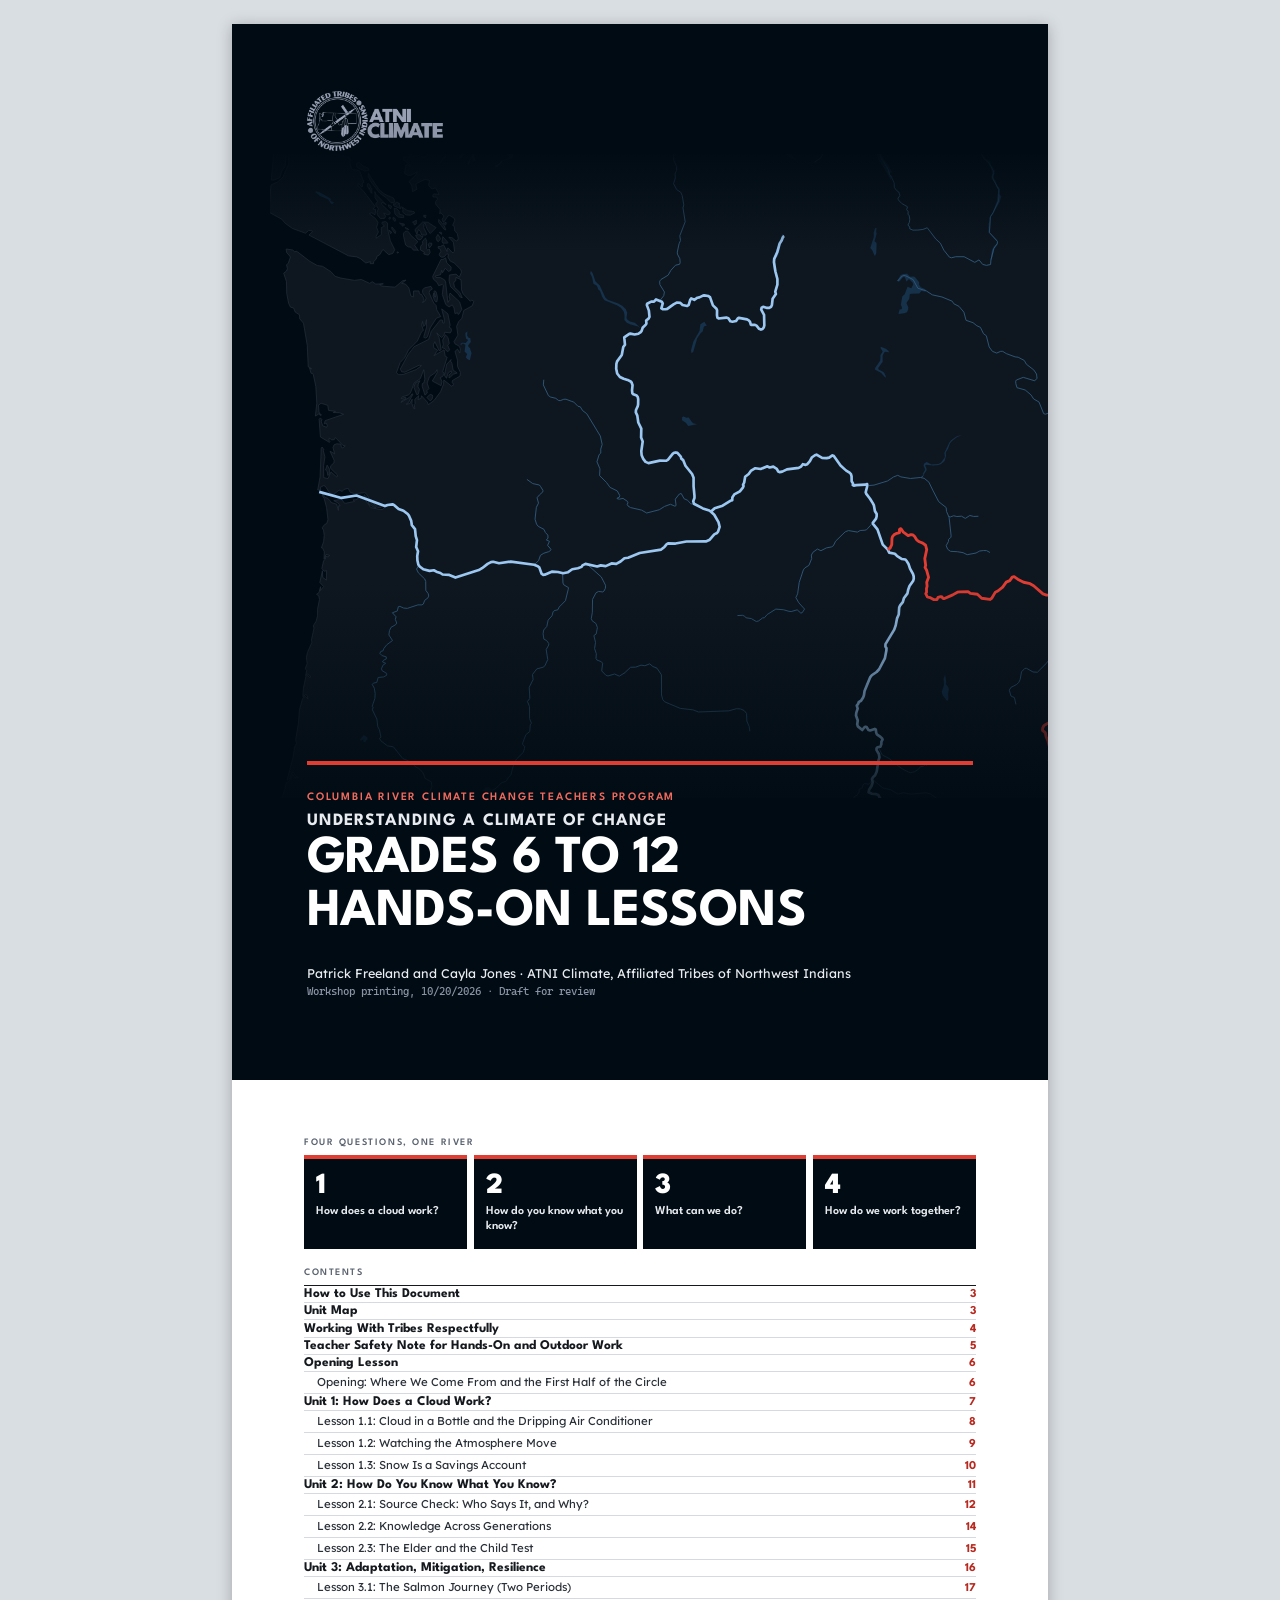
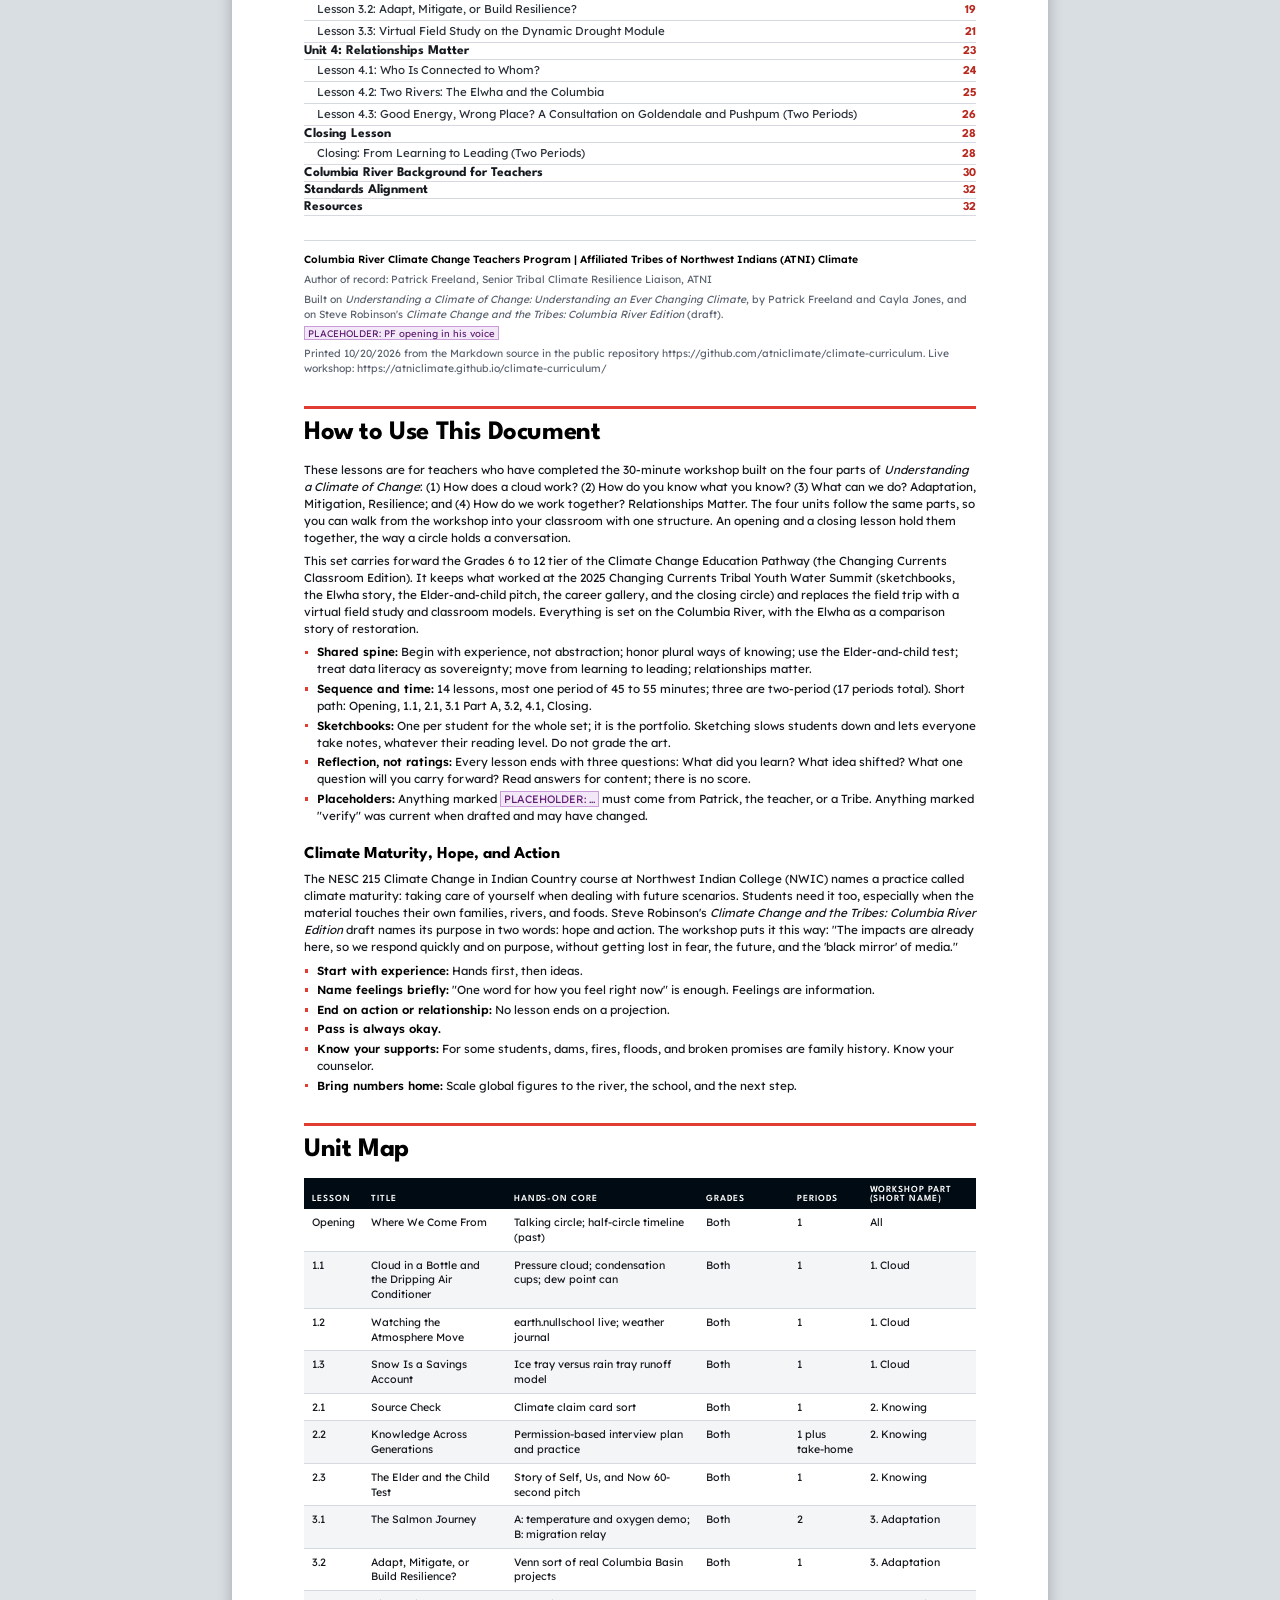
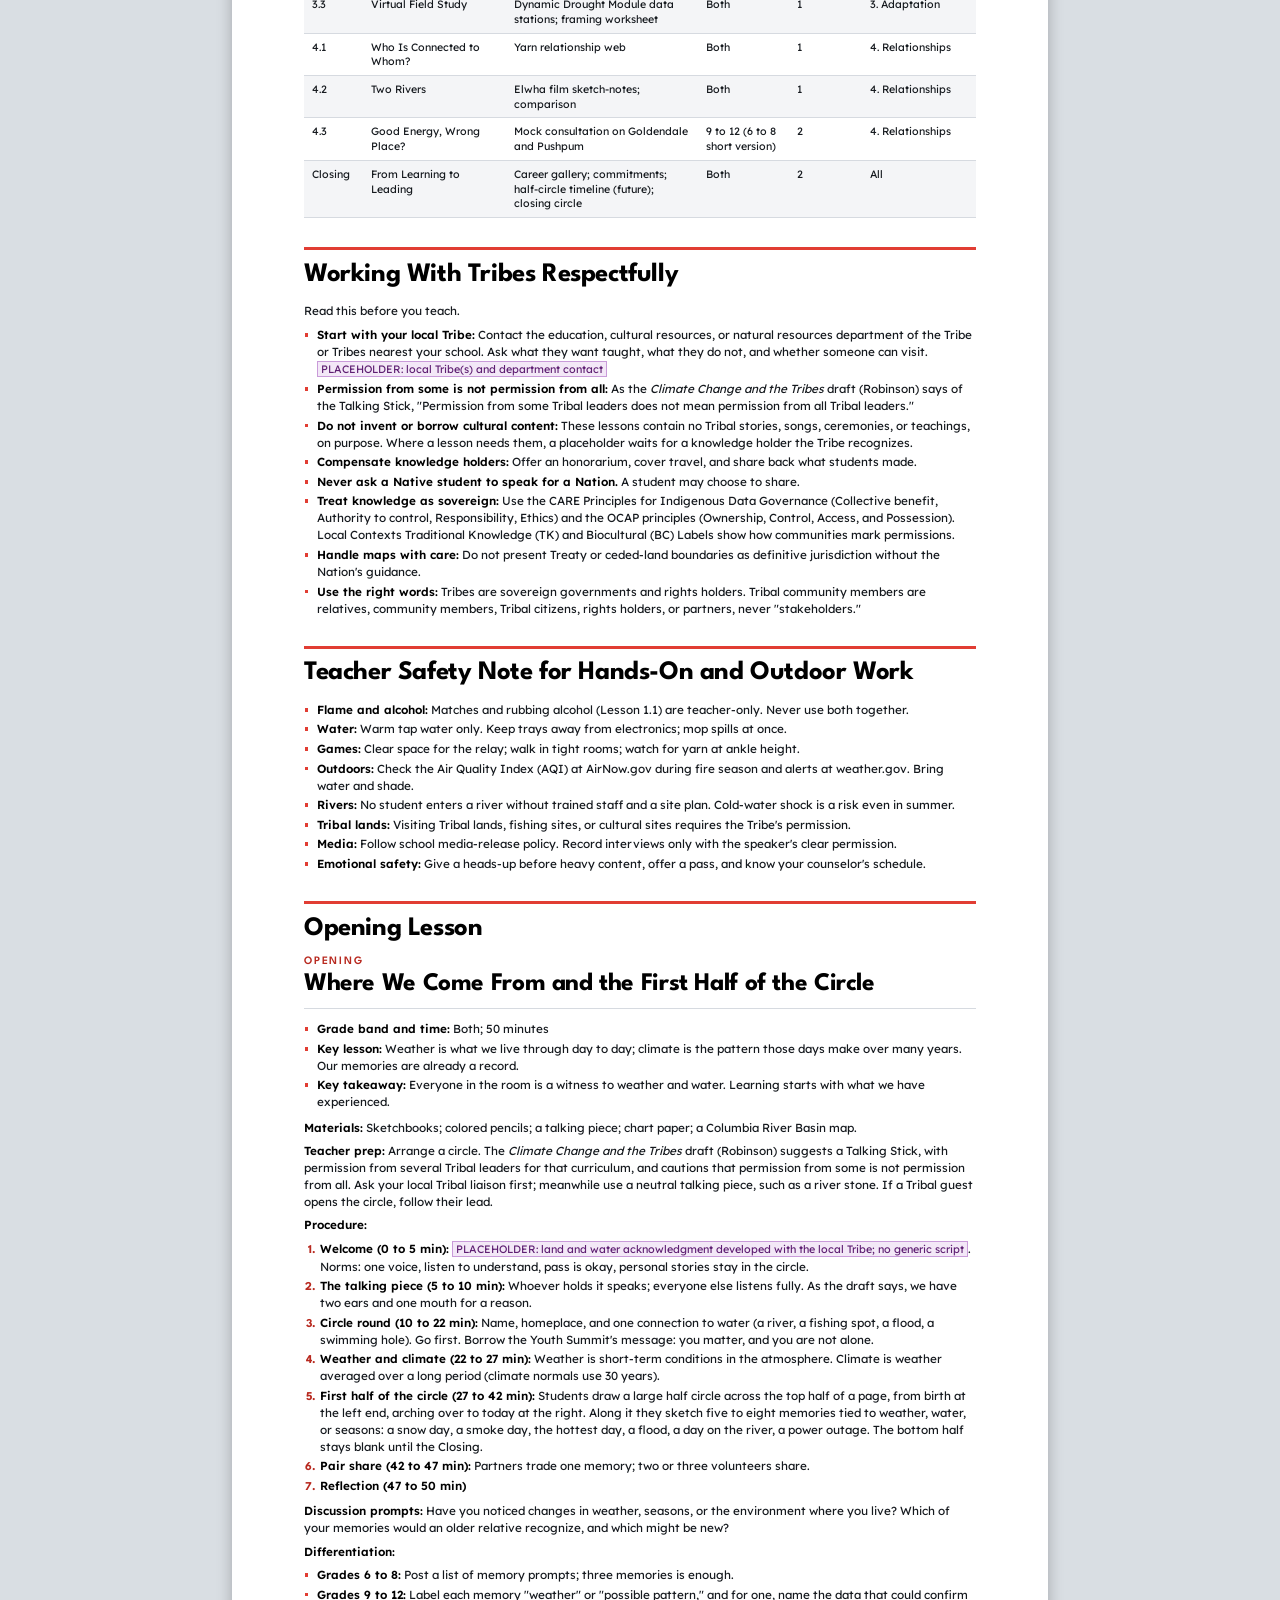
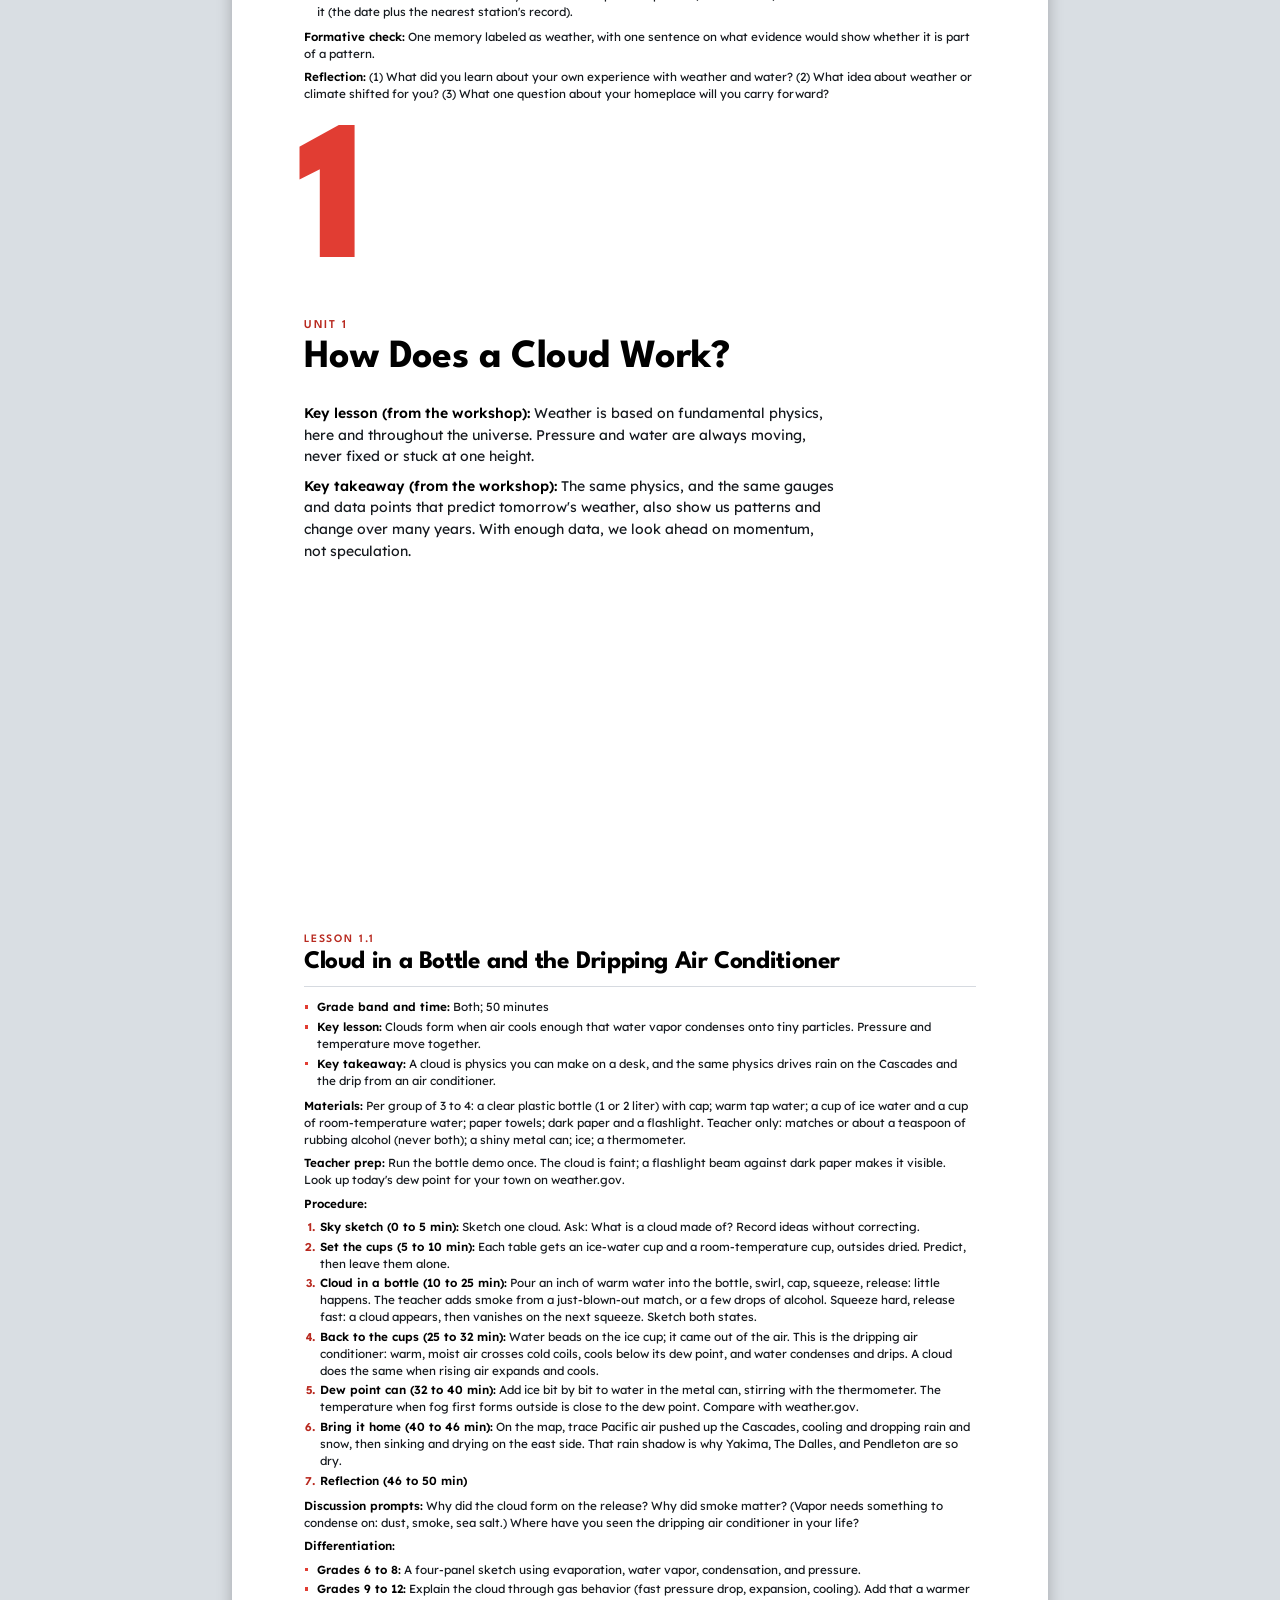
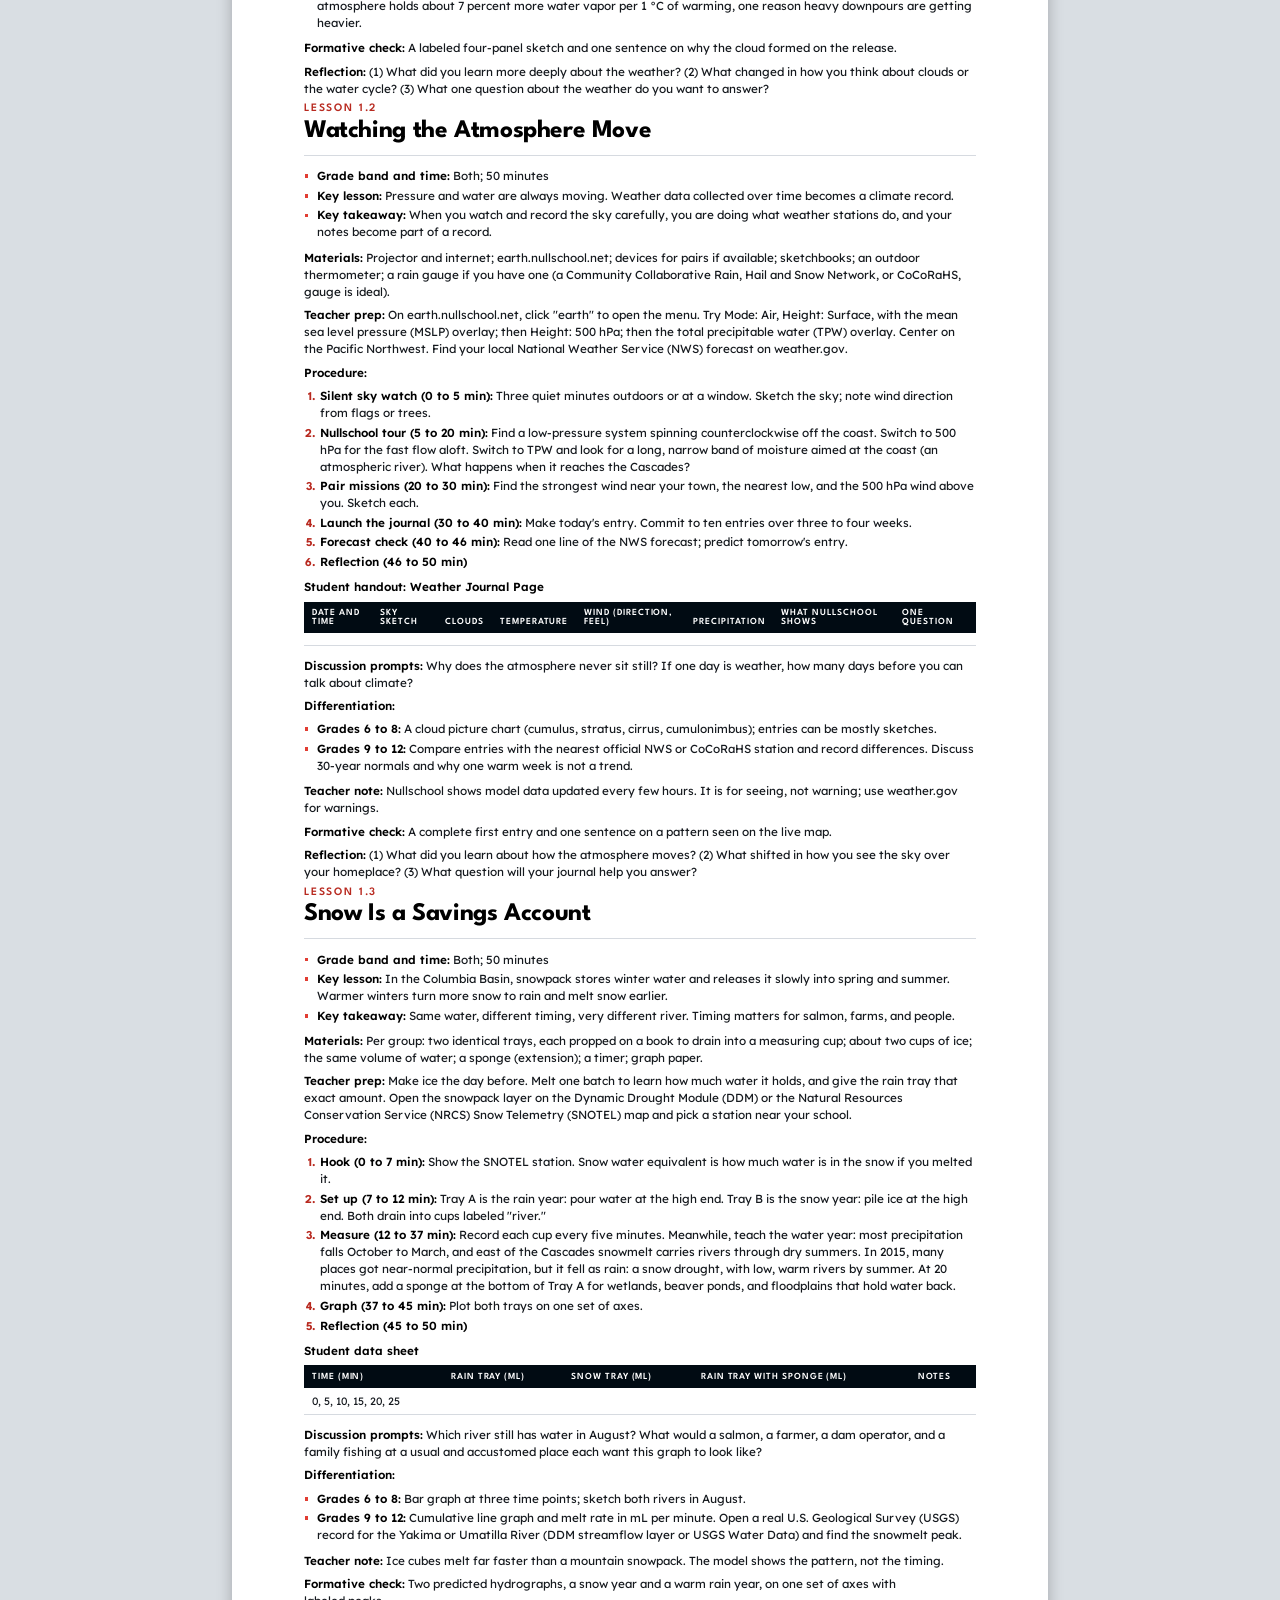
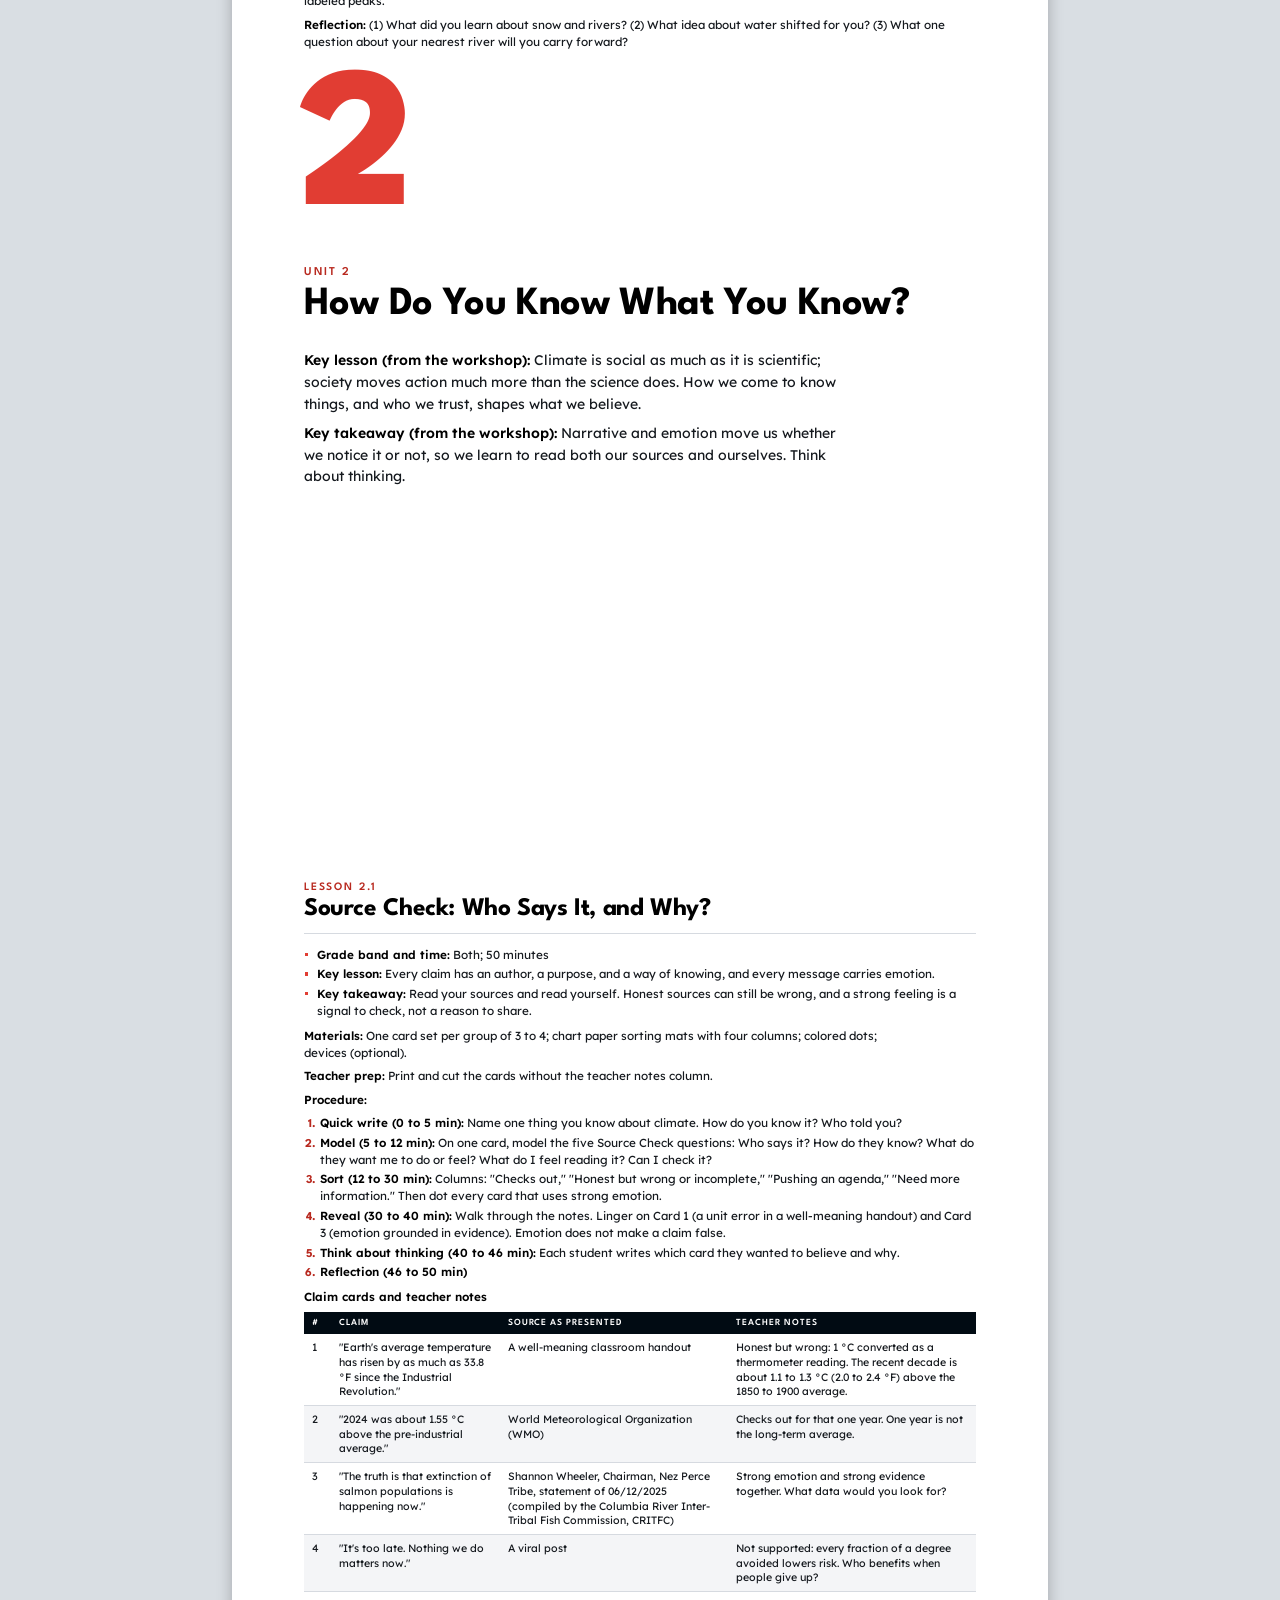
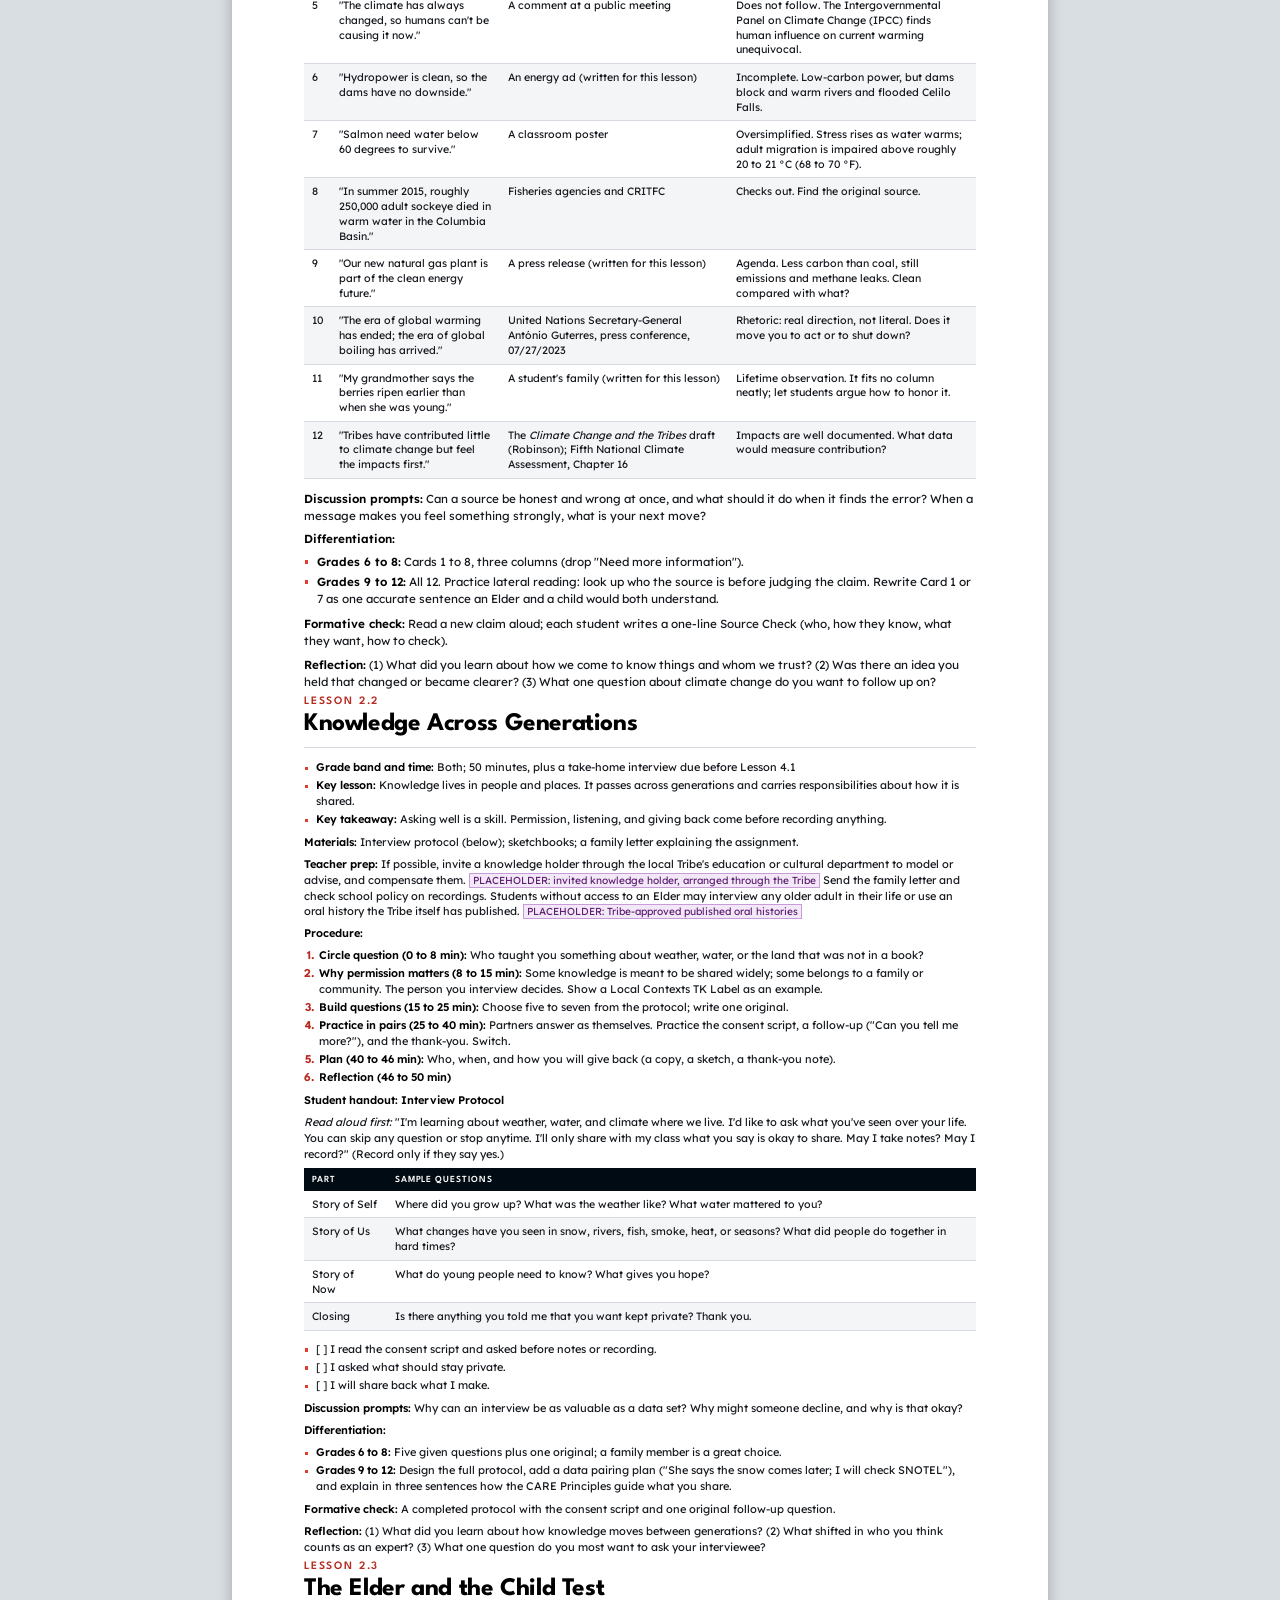
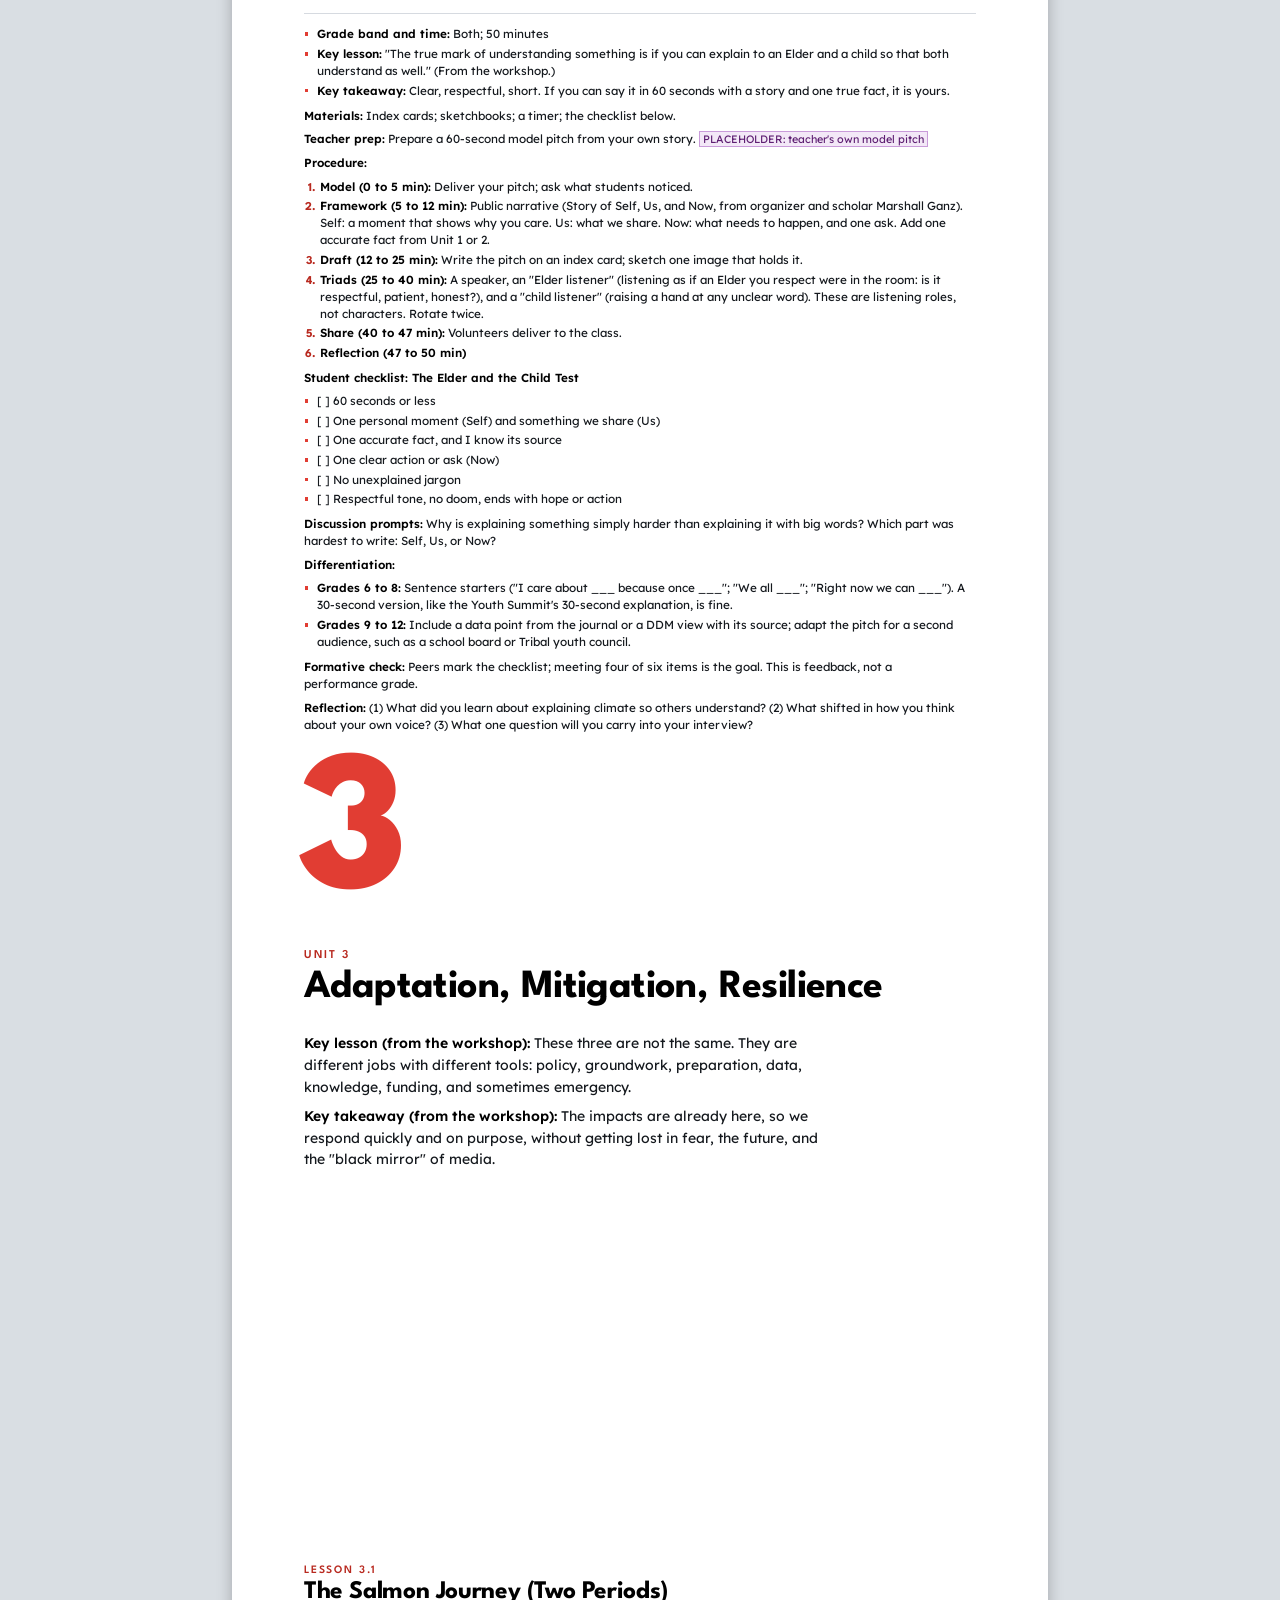
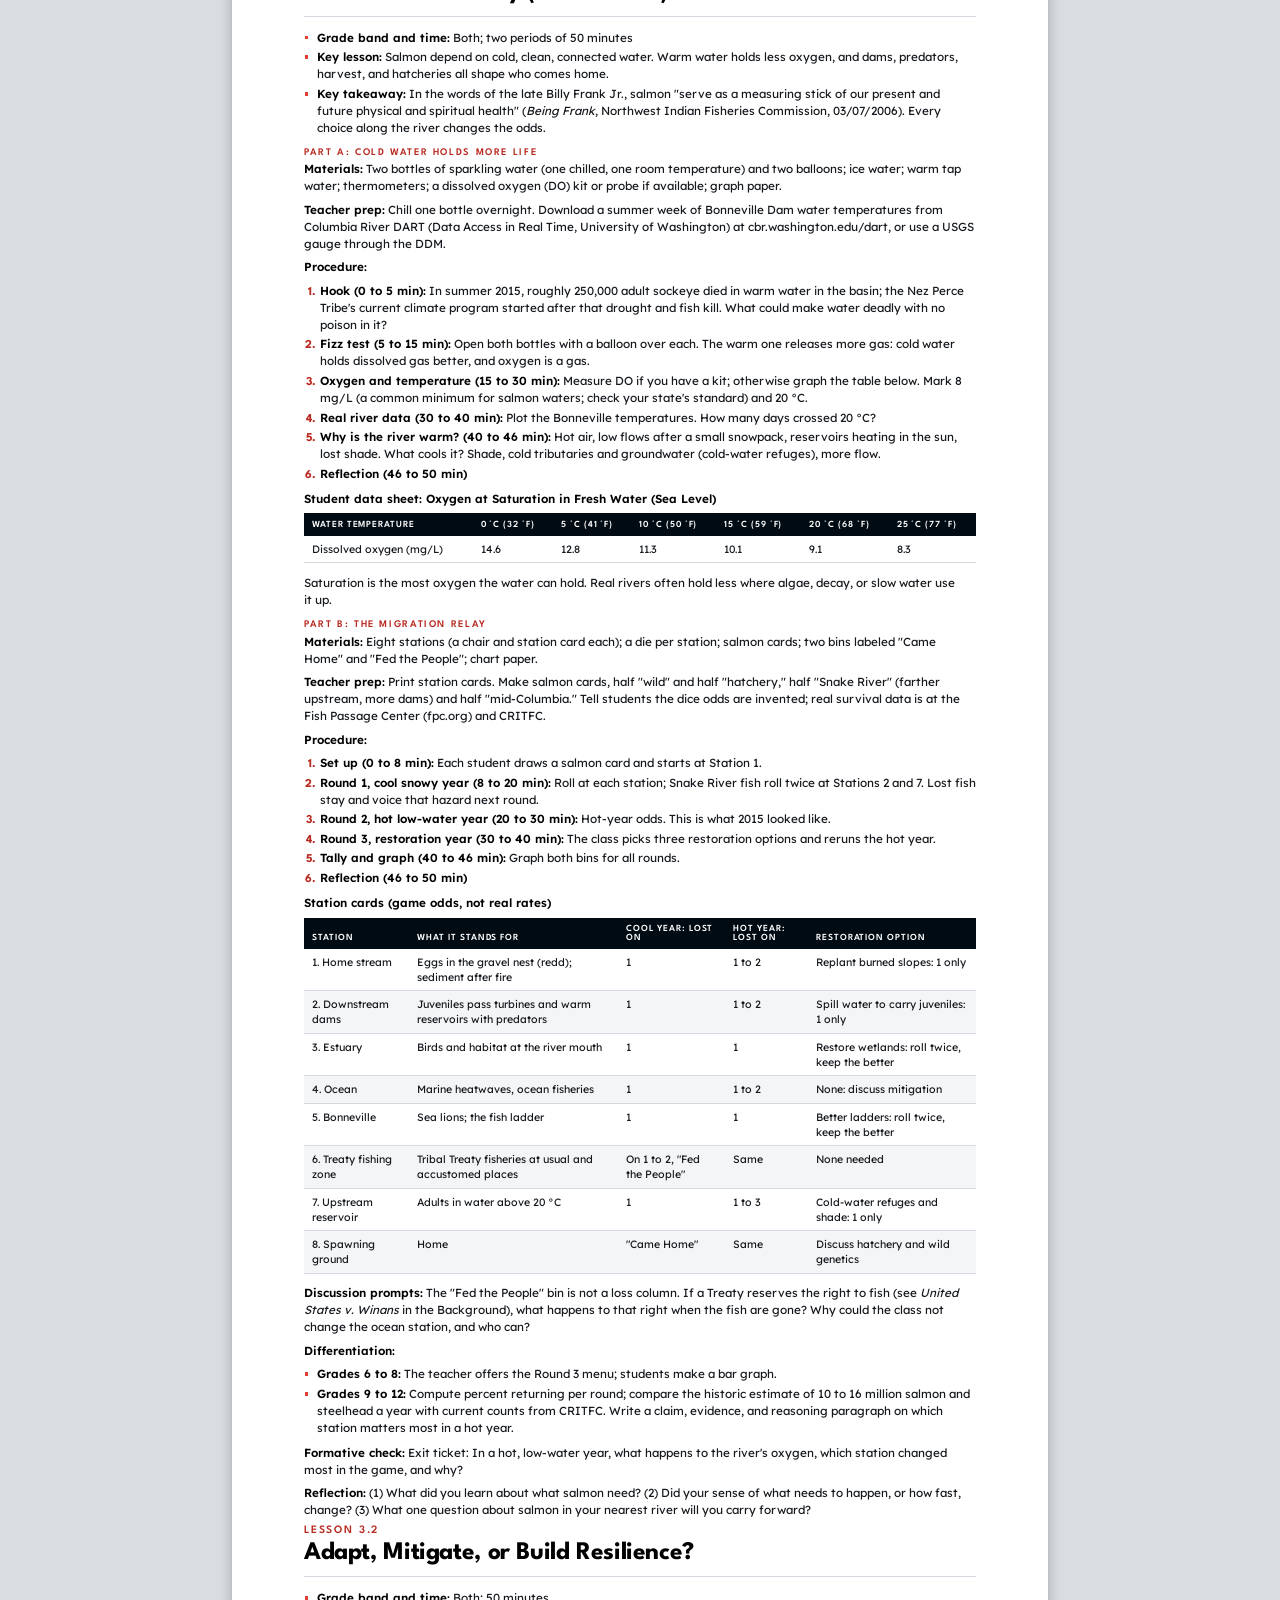
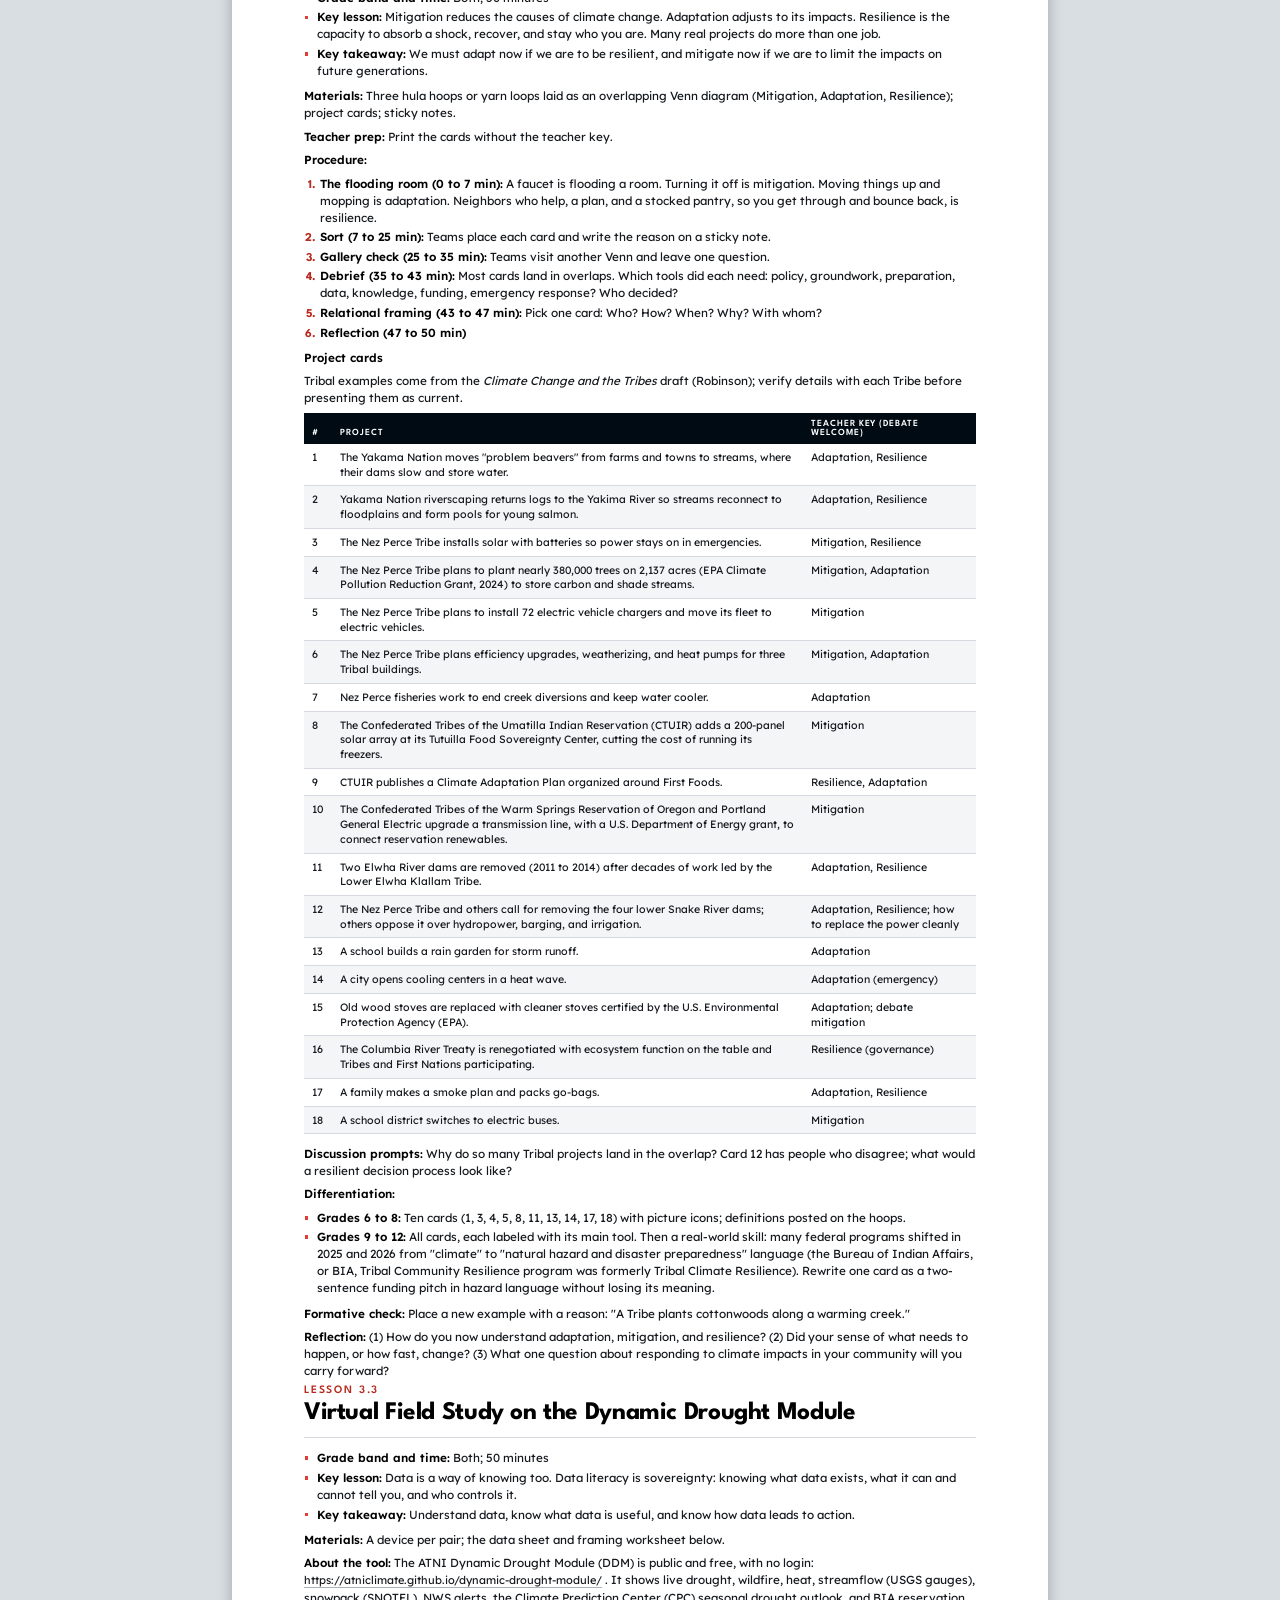
<file: docs/downloads/Grades-6-12-Hands-On-Lessons.html>
<!doctype html><html lang="en"><head><meta charset="utf-8"><title>Understanding a Climate of Change: Grades 6 to 12 Hands-On Lessons: Grades 6 to 12 Hands-On Lessons</title><style>
@font-face{font-family:"League Spartan";src:url(../fonts/league-spartan.woff2) format("woff2");font-weight:100 900}
@font-face{font-family:"Lexend Deca";src:url(../fonts/lexend-deca.woff2) format("woff2");font-weight:100 900}
@font-face{font-family:"Cascadia Code";src:url(../fonts/cascadia-code.woff2) format("woff2");font-weight:200 700}
@page{size:letter;margin:.72in .75in .8in;
  @bottom-left{content:"Understanding a Climate of Change · Grades 6 to 12 Hands-On Lessons";font:400 7pt "Lexend Deca";color:#6B7380;letter-spacing:.02em}
  @bottom-right{content:counter(page);font:700 8pt "League Spartan";color:#C0302A}}
@page :first{margin:0;@bottom-left{content:none}@bottom-right{content:none}}
:root{--ink:#15191E;--muted:#5B6370;--red:#E13D33;--red-t:#B8291F;--hair:#D6DAE0;--wash:#F4F5F7;--base:#010B13;--water:#5E97C9;--magenta:#9732B4}
*{box-sizing:border-box}
html{-webkit-print-color-adjust:exact;print-color-adjust:exact}
body{margin:0;font:400 8.8pt/1.45 "Lexend Deca","Segoe UI",sans-serif;color:var(--ink);font-kerning:normal;hyphens:manual}
p{margin:0 0 .55em;orphans:3;widows:3;text-wrap:pretty}
a{color:var(--ink);text-decoration:none;border-bottom:.5pt solid #A9B0BA}
a.url{overflow-wrap:anywhere;font-size:.94em}
strong{font-weight:600;color:#000}
code{font:400 .9em "Cascadia Code",Consolas,monospace}
.label{display:block;font:600 7.4pt "League Spartan",sans-serif;letter-spacing:.16em;text-transform:uppercase;color:var(--muted)}
.label.red{color:var(--red-t)}
h1,h2,h3,h4,h5{font-family:"League Spartan","Century Gothic",sans-serif;color:#000;margin:0;break-after:avoid;text-wrap:balance;position:relative}
h2{font-size:20pt;font-weight:700;letter-spacing:-.015em;line-height:1.1;margin:1.1em 0 .5em;padding-top:.35em;border-top:2.5pt solid var(--red)}
h2.brk,.brk{break-before:page}
h2.sec{font-size:15pt;border-top:1pt solid var(--ink);padding-top:.4em}
h3{font-size:12.5pt;font-weight:700;margin:1.2em 0 .35em;line-height:1.2}
h3.lesson{margin:0 0 .7em;padding:0 0 .55em;border-bottom:1pt solid var(--hair)}
h3.lesson .t{display:block;font-size:19pt;line-height:1.12;letter-spacing:-.015em;margin-top:.15em}
h3.lesson .label{font-size:8.5pt}
h4{font:600 7.6pt "League Spartan";letter-spacing:.16em;text-transform:uppercase;color:var(--red-t);margin:1.2em 0 .35em}
h5{font-size:10pt;margin:1em 0 .3em}
.mk{position:absolute;left:0;top:0;font-size:5px;color:#fff;line-height:1;white-space:nowrap}
ul,ol{margin:0 0 .7em;padding-left:1.25em}
li{margin:0 0 .22em;padding-left:.1em}
ul{list-style:none;padding-left:1em}
ul>li{position:relative}
ul>li::before{content:"";position:absolute;left:-.95em;top:.6em;width:.32em;height:.32em;background:var(--red)}
ol>li::marker{font:700 9pt "League Spartan";color:var(--red-t)}
table{width:100%;border-collapse:collapse;margin:.4em 0 1em;font-size:8pt;line-height:1.38;break-inside:auto}
thead{display:table-header-group}
th{background:var(--base);color:#fff;text-align:left;font:600 7pt "League Spartan";letter-spacing:.1em;text-transform:uppercase;padding:5pt 6pt;vertical-align:bottom}
td{padding:4.5pt 6pt;border-bottom:.5pt solid var(--hair);vertical-align:top}
tr{break-inside:avoid}
tbody tr:nth-child(even) td{background:var(--wash)}
blockquote{margin:.3em 0 .9em;padding:.2em 0 .2em 1em;border-left:2pt solid #B9C0C9;color:#3A414B;font-size:.95em}
blockquote p:last-child{margin-bottom:0}
.ph{background:#F3E8F7;color:#5E1F72;border:.5pt solid #C99BD9;padding:0 .3em;font-size:.92em;-webkit-box-decoration-break:clone;box-decoration-break:clone}
.vf{background:#FFF4D6;color:#6B4E00;padding:0 .3em;font-size:.92em}
/* cover */
.cover{width:8.5in;height:11in;background:var(--base);color:#fff;position:relative;overflow:hidden;break-after:page}
.cover .map{position:absolute;right:-1.1in;top:1.35in;width:9.2in;height:auto}
.map .land{fill:#0E1720;stroke:#24303C;stroke-width:.8}
.map .lake{fill:#16314A}
.map .trib path{fill:none;stroke:#2F5677;stroke-width:1.1}
.map .main{fill:none;stroke:#9CC7F0;stroke-width:3;stroke-linejoin:round}
.map .sal{stroke:#E13D33;stroke-width:3.2}
.cover .fade{position:absolute;left:0;right:0}
.cover .fade.top{top:1.3in;height:1.1in;background:linear-gradient(to bottom,var(--base),rgba(1,11,19,0))}
.cover .fade.bot{bottom:0;height:5.2in;background:linear-gradient(to top,var(--base) 52%,rgba(1,11,19,0))}
.cover .lockup{position:absolute;left:.78in;top:.7in;height:.62in;width:auto}
.cover .cbody{position:absolute;left:.78in;right:.78in;bottom:.85in;padding-top:.28in;border-top:3pt solid var(--red)}
.cover .label{color:#F26B5E;font-size:8.5pt}
.cover .series{font:700 13pt "League Spartan";letter-spacing:.06em;text-transform:uppercase;margin:.6em 0 .25em;color:#E8ECF0}
.cover h1{font:700 40pt/1.0 "League Spartan";letter-spacing:-.01em;text-transform:uppercase;color:#fff;margin:0 0 .45em}
.cover .by{font-size:9.5pt;color:#E8ECF0;margin:0 0 .2em}
.cover .ed{font:400 8.5pt "Cascadia Code",monospace;color:#8A94A6;margin:0}
/* contents */
.contents{break-after:page}
.fourq{margin:0 0 .2in}
.fourq .tiles{display:grid;grid-template-columns:repeat(4,1fr);gap:5pt;margin-top:6pt}
.fourq .tiles div{background:var(--base);color:#fff;padding:9pt 9pt 11pt;display:grid;gap:4pt;align-content:start;border-top:3pt solid var(--red)}
.fourq .n{font:800 22pt/1 "League Spartan";color:#fff}
.fourq .q{font:600 9pt/1.2 "League Spartan";color:#E8ECF0}
.toc{list-style:none;padding:0;margin:6pt 0 .25in;border-top:1pt solid var(--ink)}
.toc li{display:flex;align-items:baseline;gap:8pt;margin:0;padding:1.6pt 0;border-bottom:.5pt solid var(--hair)}
.toc li::before{display:none}
.toc .tt{flex:1}
.toc .l1 .tt{font:700 10pt "League Spartan"}
.toc .l2{padding-left:1.1em;font-size:8.6pt;color:#2A3038}
.toc .pg{font:700 9pt "League Spartan";color:var(--red-t);min-width:2.2em;text-align:right;font-variant-numeric:tabular-nums}
.colophon{font-size:7.8pt;color:var(--muted);border-top:.5pt solid var(--hair);padding-top:8pt}
.colophon p{margin:0 0 .45em;max-width:none}
/* openers */
.opener{break-before:page;break-after:page;position:relative;padding-top:2.2in;min-height:8.6in}
.opener.short{break-after:auto;min-height:0;padding-top:1.05in;margin-bottom:.15in}
.opener.short .numeral{font-size:84pt}
.opener.short h2{font-size:24pt}
.opener .numeral{position:absolute;top:0;left:-.06in;font:800 150pt/1 "League Spartan";color:var(--red);letter-spacing:-.04em}
.opener h2{border:0;padding:0;margin:.15em 0 .6em;font-size:30pt;line-height:1.05}
.opener .label{font-size:9pt}
.opener p{font-size:10.5pt;line-height:1.55;max-width:5.6in}
.opener + h3.lesson, .opener + section > h3.lesson{break-before:page}
/* draft lesson */
.draft{border-left:3pt solid var(--red);padding-left:11pt}
.tight{font-size:8.3pt;line-height:1.42}
.chip{display:inline-block;margin-left:8pt;padding:1pt 6pt;background:var(--red);color:#fff;letter-spacing:.14em}
.banner{background:#FCEBEA;border:1pt solid var(--red);padding:8pt 10pt;margin:0 0 1em;font-size:9pt}
.banner b{color:var(--red-t)}
@media screen{html{background:#D9DEE3}body{box-sizing:border-box;width:8.5in;max-width:100%;margin:24px auto;padding:.6in .75in;background:#fff;box-shadow:0 2px 14px rgba(0,0,0,.25)}.cover{margin:-.6in -.75in .6in}}</style></head><body><section class="cover"><svg class="map" viewBox="0 0 1000 730" aria-hidden="true"><path class="land" d="M65.4,363.9 L64.8,359.6 L62.9,357.8 L64.7,352.3 L67.3,356.7 L67.2,362.7 L65.4,363.9ZM129.9,72.7 L125.1,73.2 L121.6,69.0 L121.1,65.9 L122.7,62.1 L119.9,57.9 L119.9,55.7 L122.0,54.2 L119.0,49.5 L118.7,42.6 L119.7,45.3 L131.6,57.5 L127.0,54.6 L126.2,56.7 L136.3,66.4 L135.1,68.6 L132.9,68.8 L128.7,66.8 L131.0,70.7 L129.9,72.7ZM113.6,42.9 L112.8,39.2 L113.6,38.2 L115.3,38.8 L115.3,44.6 L113.6,42.9ZM114.5,26.9 L123.0,39.8 L129.0,45.0 L140.2,50.2 L141.4,54.5 L137.0,55.2 L131.6,49.5 L124.1,44.2 L114.5,31.9 L111.2,25.5 L111.5,22.0 L114.5,26.9ZM111.6,38.7 L110.3,36.4 L110.2,33.7 L112.2,33.7 L114.0,36.6 L112.3,40.0 L111.6,38.7ZM134.4,114.0 L127.9,108.0 L123.9,114.4 L121.2,115.7 L120.2,118.9 L117.1,122.2 L117.3,124.1 L113.5,124.2 L113.6,121.9 L108.5,123.4 L102.1,118.3 L98.2,116.5 L88.9,115.3 L44.1,91.8 L48.4,87.7 L47.6,87.0 L43.9,86.4 L40.2,89.7 L25.4,84.3 L17.0,78.3 L13.4,73.9 L-1.5,65.7 L1.1,35.0 L8.2,31.9 L14.6,26.3 L21.6,10.0 L20.2,-2.2 L18.2,0.3 L17.2,13.8 L13.3,19.2 L11.1,26.8 L4.2,29.6 L1.5,29.5 L10.1,-74.4 L19.6,-61.9 L19.0,-57.4 L17.7,-56.8 L11.0,-59.0 L10.6,-56.9 L15.0,-51.8 L20.5,-36.8 L22.8,-35.3 L23.6,-30.8 L25.3,-29.3 L29.4,-29.4 L34.6,-25.6 L36.1,-22.0 L43.4,-17.1 L58.5,-13.3 L61.7,-10.3 L70.7,-6.2 L74.8,-6.2 L78.6,-2.1 L74.1,-1.3 L72.7,0.1 L89.3,3.7 L91.7,7.1 L90.1,8.6 L92.3,16.3 L93.4,17.5 L100.8,18.7 L101.9,20.2 L106.3,32.1 L104.4,32.9 L104.8,37.1 L103.6,37.3 L100.8,33.6 L99.1,35.1 L106.6,43.0 L119.0,59.3 L116.9,62.2 L119.7,62.8 L118.9,68.9 L115.3,66.5 L112.4,67.6 L119.7,73.3 L122.3,77.8 L120.7,83.0 L122.7,88.4 L120.1,93.4 L120.4,95.3 L126.1,91.2 L126.0,83.3 L129.6,81.8 L126.9,78.8 L126.9,77.2 L130.7,76.5 L133.0,78.0 L133.1,84.7 L136.3,98.4 L141.2,108.3 L139.1,112.5 L134.4,114.0ZM110.0,18.9 L107.3,19.2 L99.7,15.9 L98.2,14.2 L97.8,10.7 L100.9,9.6 L106.1,14.0 L111.3,16.0 L111.8,18.5 L110.0,18.9ZM130.6,-11.9 L133.4,-15.2 L135.5,-14.3 L135.4,-12.7 L130.6,-11.9ZM67.1,-25.3 L60.3,-28.3 L60.1,-30.3 L58.5,-31.6 L58.9,-33.6 L60.5,-34.4 L68.9,-31.4 L75.2,-25.9 L73.8,-23.8 L70.1,-25.5 L67.1,-25.3ZM92.4,-24.4 L90.7,-27.5 L91.2,-30.6 L93.3,-28.0 L93.4,-25.0 L92.4,-24.4ZM35.6,-32.9 L34.0,-33.2 L31.6,-36.4 L33.6,-39.9 L40.7,-35.8 L38.2,-36.2 L35.6,-32.9ZM21.7,-39.6 L20.9,-44.5 L22.2,-47.6 L32.3,-31.5 L27.8,-32.5 L21.7,-39.6ZM38.4,-70.0 L38.2,-71.8 L41.3,-71.3 L45.6,-65.1 L62.8,-57.4 L68.4,-45.7 L75.9,-37.3 L79.5,-30.1 L77.7,-28.9 L76.2,-29.8 L59.3,-44.7 L54.4,-46.3 L54.6,-48.7 L52.2,-54.1 L40.9,-60.7 L37.1,-64.9 L38.4,-70.0ZM82.2,-62.5 L83.4,-61.4 L84.7,-64.3 L90.5,-65.3 L85.7,-60.5 L82.2,-52.7 L79.8,-50.1 L77.6,-50.7 L74.6,-56.7 L82.2,-62.5ZM83.9,-67.9 L78.1,-66.2 L69.6,-65.9 L69.9,-63.0 L68.6,-62.4 L65.2,-66.2 L58.8,-65.8 L50.1,-70.3 L48.4,-77.2 L88.6,-74.2 L88.8,-73.1 L85.7,-71.9 L85.7,-69.1 L83.9,-67.9ZM94.6,-68.8 L92.4,-69.1 L91.8,-74.0 L99.1,-73.5 L97.7,-70.9 L94.6,-68.8ZM38.6,-76.9 L37.7,-78.0 L39.8,-77.9 L39.2,-77.4 L38.6,-76.9ZM118.4,400.4 L112.2,396.6 L111.3,394.9 L111.9,392.7 L120.4,400.4 L118.4,400.4ZM108.9,390.8 L106.8,388.4 L106.7,385.9 L109.7,388.6 L110.3,390.7 L109.9,391.5 L108.9,390.8ZM144.5,112.1 L143.6,111.4 L143.8,110.9 L145.6,111.4 L144.5,112.1ZM166.8,108.8 L162.5,108.9 L159.7,105.6 L156.5,105.1 L153.5,103.0 L151.2,92.9 L151.1,89.7 L152.8,87.8 L155.3,87.2 L157.5,88.8 L159.5,92.1 L167.5,99.3 L163.6,103.1 L168.0,109.5 L166.8,108.8ZM135.8,88.8 L136.1,88.4 L134.5,86.2 L137.3,88.0 L137.5,89.5 L136.3,90.2 L135.8,88.8ZM137.9,84.8 L138.0,82.6 L142.3,87.6 L141.7,90.1 L137.9,84.8ZM152.7,83.2 L156.2,84.5 L157.2,85.5 L154.5,84.9 L152.7,83.2ZM150.8,80.9 L150.5,81.9 L146.6,78.2 L152.0,79.3 L152.1,80.8 L149.9,80.2 L150.8,80.9ZM162.9,78.1 L161.3,77.3 L165.7,74.9 L165.6,79.2 L163.5,80.4 L162.9,78.1ZM139.2,74.0 L139.4,72.0 L140.9,72.3 L142.1,74.2 L141.6,76.3 L139.2,74.0ZM135.7,71.4 L136.6,72.5 L135.4,74.0 L134.3,72.5 L135.7,71.4ZM148.8,68.7 L151.4,69.6 L151.4,72.1 L145.4,71.4 L141.5,67.9 L140.5,61.7 L143.5,61.9 L146.3,65.0 L146.2,68.0 L148.8,68.7ZM150.3,65.9 L150.5,62.9 L149.0,59.7 L155.7,64.1 L163.0,65.2 L163.9,66.7 L158.7,69.3 L153.9,68.9 L150.3,65.9ZM133.9,57.5 L137.6,59.0 L137.8,60.3 L136.3,61.0 L136.9,62.0 L134.5,60.1 L133.9,57.5ZM143.9,54.4 L147.1,56.6 L145.7,56.1 L148.1,62.0 L140.3,58.8 L139.5,56.3 L142.1,56.7 L142.6,54.7 L143.9,54.4ZM136.0,-5.9 L137.0,-11.1 L141.3,-14.7 L144.9,-15.6 L145.8,-14.7 L144.6,-10.7 L141.6,-5.9 L139.4,-5.1 L136.0,-5.9ZM136.3,-29.0 L142.9,-31.1 L145.8,-23.9 L143.8,-18.6 L141.0,-18.1 L141.8,-20.1 L140.1,-21.9 L134.7,-19.4 L135.1,-27.4 L136.3,-29.0ZM-5.5,777.7 L-1.5,760.4 L-2.4,754.4 L0.2,750.7 L4.6,749.9 L5.4,756.3 L6.6,749.3 L12.4,741.7 L14.3,741.0 L15.6,742.1 L15.7,747.4 L22.4,747.8 L18.3,745.5 L16.6,740.3 L17.8,737.7 L16.8,737.6 L10.2,741.1 L5.1,748.2 L4.2,747.8 L15.0,725.4 L18.6,711.6 L21.9,709.8 L25.7,702.4 L28.3,706.0 L31.7,706.4 L31.9,705.6 L29.1,704.5 L26.9,700.4 L25.0,700.5 L22.5,706.7 L19.4,708.6 L26.0,683.4 L28.0,670.8 L30.1,667.8 L29.1,662.9 L32.2,644.4 L33.3,629.6 L36.9,616.5 L39.9,614.0 L43.0,617.2 L42.3,613.4 L40.4,612.1 L37.2,614.5 L37.7,605.6 L40.6,591.5 L42.3,590.1 L45.2,593.1 L46.0,591.1 L42.2,588.7 L40.3,590.5 L41.6,584.7 L39.9,583.1 L42.1,576.8 L41.2,570.1 L42.4,564.4 L47.5,552.8 L46.9,550.4 L49.8,536.8 L49.1,534.1 L52.2,529.1 L53.8,523.0 L53.9,515.0 L56.0,504.5 L55.3,500.4 L52.7,498.6 L55.5,496.5 L57.3,489.9 L56.7,494.5 L60.8,489.8 L56.4,485.1 L59.3,471.9 L59.7,479.3 L63.8,482.6 L64.1,471.8 L61.4,472.4 L58.7,469.4 L60.7,460.4 L62.8,458.7 L63.2,455.3 L65.9,456.3 L67.5,454.5 L63.4,453.4 L61.2,458.8 L61.5,450.4 L59.4,445.9 L58.2,445.9 L60.7,439.0 L61.4,431.7 L60.6,425.9 L59.0,423.3 L61.6,419.8 L64.3,418.3 L65.6,414.1 L64.1,400.4 L61.3,390.0 L58.7,385.9 L60.5,385.2 L61.9,388.8 L64.8,389.6 L68.7,393.1 L68.9,394.5 L75.5,396.5 L77.4,403.6 L77.6,398.3 L79.5,398.5 L77.2,395.2 L72.2,392.5 L81.1,390.8 L84.3,395.4 L86.1,395.4 L95.7,393.4 L94.0,391.6 L97.4,391.6 L101.6,388.4 L106.1,389.2 L114.2,400.4 L125.5,402.7 L127.6,402.3 L132.6,397.3 L130.2,397.2 L124.5,400.5 L122.0,400.2 L114.0,393.0 L109.0,384.6 L107.0,383.4 L95.9,384.7 L90.8,383.0 L88.4,378.4 L83.5,379.9 L81.8,382.1 L78.2,380.5 L72.0,385.6 L67.5,383.9 L62.7,376.2 L60.6,375.5 L57.0,377.4 L57.4,380.5 L54.0,380.4 L56.7,365.7 L58.0,333.3 L59.0,331.8 L61.1,335.0 L60.3,335.9 L62.2,343.0 L60.7,352.7 L60.8,366.4 L65.7,367.6 L69.0,359.9 L75.7,365.9 L76.4,363.5 L68.5,355.8 L68.8,352.9 L72.4,349.8 L72.6,346.8 L68.0,336.5 L73.2,339.5 L71.3,332.3 L72.5,329.3 L75.5,328.2 L80.0,328.5 L81.0,332.3 L82.5,332.7 L85.3,330.6 L82.6,330.0 L74.0,321.0 L72.7,323.5 L69.3,323.6 L67.3,321.4 L66.6,324.0 L68.1,325.8 L67.3,326.5 L57.1,320.4 L55.6,300.5 L57.0,298.8 L58.7,300.5 L58.0,303.3 L59.8,307.9 L64.2,309.5 L64.9,307.2 L63.6,304.6 L61.4,305.5 L62.5,301.9 L83.4,294.7 L78.8,293.0 L71.6,292.7 L74.1,291.4 L66.3,290.3 L65.4,284.6 L57.8,282.2 L54.9,284.4 L55.4,291.6 L56.3,294.4 L57.9,294.7 L57.8,296.2 L55.0,294.5 L51.4,296.7 L53.0,282.0 L51.9,263.3 L49.1,250.0 L48.3,248.5 L46.4,248.2 L44.8,242.3 L47.1,243.2 L43.3,241.0 L42.2,216.7 L37.9,191.5 L33.6,186.5 L33.4,182.1 L28.6,179.0 L26.7,174.3 L23.2,173.4 L21.1,169.0 L19.0,158.3 L18.6,144.2 L15.5,135.0 L18.6,132.5 L19.8,129.9 L18.7,125.6 L20.8,123.5 L23.2,116.6 L18.8,111.4 L18.3,107.5 L25.8,108.7 L28.2,111.0 L29.5,110.0 L31.0,110.7 L45.2,121.6 L53.6,126.3 L59.4,127.1 L68.9,133.2 L73.7,138.5 L80.3,140.5 L95.7,143.1 L103.3,142.1 L112.9,146.5 L115.8,144.6 L119.7,147.3 L128.3,147.0 L124.1,147.7 L126.7,149.6 L141.5,150.8 L150.2,143.5 L153.9,142.8 L149.1,146.6 L153.3,147.2 L157.2,151.5 L159.5,160.8 L162.3,161.8 L162.5,155.1 L168.6,155.0 L169.2,158.2 L171.8,159.3 L174.1,163.7 L174.3,166.1 L172.5,168.1 L175.3,166.8 L176.9,163.1 L172.8,157.2 L172.9,153.8 L174.9,151.6 L182.3,149.9 L183.8,153.0 L180.8,154.7 L180.1,157.2 L185.4,168.8 L188.1,171.6 L188.8,176.4 L193.3,184.1 L188.4,185.8 L181.5,196.6 L178.3,206.9 L176.5,208.4 L174.2,207.8 L174.2,206.5 L177.3,196.0 L177.2,187.6 L175.5,194.0 L173.9,195.2 L172.8,189.5 L171.7,193.6 L173.7,199.7 L171.6,201.3 L166.9,211.7 L156.8,221.9 L152.4,230.8 L147.4,236.1 L143.1,247.7 L145.7,249.9 L150.6,249.7 L165.5,244.1 L171.5,239.7 L169.0,239.1 L152.6,247.0 L149.2,246.7 L147.5,243.6 L156.3,227.3 L163.2,218.2 L179.6,209.9 L182.7,200.7 L192.8,187.9 L195.2,188.0 L195.4,191.1 L197.2,191.6 L197.4,186.9 L194.4,175.4 L201.4,180.9 L204.0,194.0 L202.7,196.0 L205.1,197.6 L205.5,200.1 L204.2,202.6 L197.8,201.8 L197.0,205.3 L194.2,207.8 L188.8,202.6 L191.4,207.5 L193.8,221.7 L191.6,222.7 L186.6,212.5 L185.0,216.1 L185.5,219.5 L189.7,222.2 L185.7,228.3 L197.1,221.8 L198.4,229.0 L200.6,230.0 L195.6,246.1 L197.1,248.9 L195.4,251.9 L192.7,253.1 L194.7,257.6 L193.7,262.3 L183.8,257.1 L189.4,247.3 L189.1,244.2 L187.1,247.6 L180.6,252.1 L177.9,259.3 L180.0,265.6 L177.6,268.0 L178.1,270.7 L175.4,273.0 L172.3,262.9 L172.5,259.9 L174.2,259.2 L175.4,254.8 L174.1,244.2 L170.1,254.5 L163.4,258.9 L158.8,271.0 L156.5,272.9 L149.6,275.0 L148.6,276.9 L153.6,275.4 L153.9,277.2 L149.4,279.2 L148.3,281.3 L158.2,275.3 L160.8,271.5 L161.8,272.0 L157.0,281.1 L154.2,283.3 L158.2,282.6 L161.0,277.6 L160.7,282.8 L162.8,288.2 L164.1,288.4 L163.1,283.8 L164.2,282.6 L164.0,277.8 L168.4,273.6 L167.6,278.0 L171.0,276.7 L171.5,273.7 L178.2,281.0 L179.2,283.9 L185.6,279.2 L193.1,269.3 L196.5,260.6 L196.8,255.9 L205.5,262.8 L208.4,260.9 L206.1,258.8 L206.7,256.4 L215.1,251.5 L215.6,247.2 L212.3,240.6 L212.3,233.6 L209.5,223.5 L212.3,220.9 L214.9,225.4 L215.6,220.7 L214.1,217.5 L209.5,215.0 L208.3,212.5 L212.8,205.1 L211.3,195.2 L213.5,190.0 L217.3,185.9 L219.4,177.2 L228.9,171.9 L230.9,167.0 L228.4,165.3 L226.9,166.8 L218.6,158.3 L216.9,154.0 L216.4,142.4 L210.6,139.7 L210.3,143.5 L208.5,144.7 L208.1,146.6 L208.9,150.9 L214.9,156.6 L217.7,162.8 L215.2,161.9 L213.0,158.3 L204.5,150.2 L202.8,143.9 L203.1,137.1 L210.7,136.0 L214.4,139.5 L216.8,133.8 L216.1,130.9 L208.5,123.3 L204.0,121.2 L201.4,116.6 L202.2,113.6 L200.1,113.0 L197.3,116.4 L194.6,117.0 L192.4,115.6 L191.6,113.5 L193.5,110.4 L193.1,108.1 L190.2,106.3 L190.5,104.8 L193.0,104.8 L196.5,102.8 L200.5,110.4 L200.7,107.0 L201.8,106.5 L206.1,111.3 L207.3,111.7 L209.0,110.1 L207.6,99.8 L202.5,94.3 L206.0,94.7 L210.7,98.6 L212.5,97.7 L213.2,95.4 L212.0,89.9 L209.2,87.2 L208.6,81.9 L206.8,80.8 L209.3,74.9 L208.6,72.8 L203.2,69.4 L201.5,70.1 L197.3,76.5 L195.6,76.4 L194.9,73.8 L196.7,71.2 L196.1,69.4 L193.1,66.3 L192.3,67.9 L192.6,62.9 L187.5,56.6 L187.7,53.6 L189.7,51.2 L188.7,48.8 L184.6,48.7 L184.3,46.5 L185.4,45.2 L191.2,45.9 L190.5,43.7 L187.4,38.3 L183.8,39.5 L181.4,38.0 L179.6,35.4 L180.6,29.9 L175.5,28.8 L166.6,32.9 L165.2,34.8 L166.3,40.0 L161.4,42.6 L160.7,36.3 L157.5,31.1 L165.3,23.6 L166.7,20.1 L159.5,24.2 L155.9,24.0 L152.2,21.9 L153.9,12.4 L155.5,11.9 L158.9,13.9 L158.5,12.4 L151.1,6.5 L150.4,3.3 L159.1,3.2 L157.7,0.5 L159.7,-0.5 L162.0,2.2 L167.8,1.7 L174.3,3.8 L177.7,1.8 L180.4,-2.5 L183.9,-17.1 L182.4,-18.1 L181.7,-11.4 L176.5,-1.7 L169.5,0.4 L153.8,-5.1 L149.0,-4.5 L147.2,-9.0 L151.6,-14.0 L152.0,-28.3 L154.7,-38.4 L156.4,-40.6 L156.2,-44.3 L161.3,-49.4 L160.0,-51.1 L153.3,-45.5 L152.1,-37.2 L149.4,-35.8 L146.0,-36.2 L143.6,-32.9 L140.2,-33.5 L131.0,-27.3 L132.3,-25.7 L131.7,-23.2 L132.8,-18.2 L128.9,-12.9 L125.7,-12.9 L107.6,-23.8 L99.0,-25.9 L96.4,-29.9 L92.0,-33.2 L85.8,-46.4 L86.0,-52.5 L90.1,-59.1 L92.7,-60.5 L96.9,-60.0 L104.5,-45.5 L106.1,-31.9 L108.2,-28.8 L110.6,-33.2 L109.3,-37.7 L110.5,-42.0 L114.0,-42.6 L116.2,-44.8 L125.0,-46.7 L128.4,-49.2 L130.0,-52.9 L118.8,-47.4 L106.9,-47.0 L105.9,-51.7 L98.0,-62.5 L97.7,-65.1 L102.6,-73.3 L999.6,-73.9 L1060.8,802.8 L-13.5,799.6 L-5.5,777.7ZM181.3,279.5 L177.6,275.6 L181.3,272.2 L183.9,273.0 L184.2,274.5 L183.5,277.7 L181.3,279.5ZM167.9,272.0 L166.2,272.6 L162.9,264.1 L164.7,259.0 L169.9,256.7 L167.8,260.4 L167.5,263.6 L169.2,266.6 L167.9,272.0ZM204.6,252.2 L202.8,253.6 L202.6,250.2 L205.4,247.8 L205.2,245.5 L201.7,248.0 L199.8,254.0 L197.5,250.7 L200.0,238.2 L205.0,232.7 L204.4,234.5 L206.0,237.1 L207.3,244.6 L211.9,248.0 L207.5,249.4 L204.6,252.2ZM201.7,223.6 L199.9,223.1 L198.2,220.3 L195.1,219.4 L196.2,215.9 L195.5,210.7 L198.5,204.8 L201.5,207.7 L203.0,214.7 L201.1,216.4 L203.4,221.7 L201.7,223.6ZM189.0,167.3 L187.4,167.2 L186.0,165.1 L184.6,160.9 L185.4,157.5 L186.3,161.9 L187.5,161.9 L185.5,155.7 L186.4,155.1 L187.9,155.7 L189.6,162.1 L189.0,167.3ZM213.9,181.3 L212.9,181.6 L212.4,179.7 L209.4,180.7 L208.4,174.4 L206.4,170.8 L202.7,173.2 L199.0,170.4 L195.1,159.0 L196.3,149.0 L195.0,147.7 L191.0,149.1 L189.1,145.2 L185.0,141.8 L184.2,138.7 L193.6,119.4 L195.8,119.5 L198.9,117.5 L200.1,123.3 L205.1,128.0 L204.8,131.5 L202.3,133.0 L198.4,129.4 L195.3,134.5 L194.3,131.8 L193.2,136.6 L186.9,138.3 L188.0,139.9 L192.9,139.9 L197.6,142.5 L198.8,144.7 L201.4,168.1 L203.8,164.5 L202.8,161.7 L203.8,157.4 L214.7,167.5 L217.2,176.0 L213.9,181.3ZM181.3,111.4 L179.3,114.5 L174.1,113.3 L174.8,111.1 L170.3,108.7 L170.6,104.3 L173.0,101.8 L172.6,99.3 L175.4,95.6 L176.2,95.3 L177.4,98.8 L177.1,107.3 L178.9,109.0 L180.3,107.5 L181.3,111.4ZM180.4,106.4 L179.1,102.1 L180.5,100.8 L183.2,101.1 L183.1,103.2 L180.4,106.4ZM195.7,101.0 L194.8,99.2 L195.6,93.6 L201.3,100.0 L201.1,100.9 L195.7,101.0ZM172.2,95.4 L169.8,97.3 L167.0,96.2 L164.8,92.1 L168.6,91.2 L170.9,92.3 L171.2,93.8 L173.2,92.8 L172.2,95.4ZM190.7,99.2 L189.1,98.3 L188.1,94.6 L190.1,91.0 L193.3,95.9 L190.7,99.2ZM194.2,89.0 L194.5,91.0 L191.5,88.9 L193.8,88.5 L194.2,89.0ZM181.3,90.1 L177.7,84.7 L175.5,78.2 L174.3,79.6 L174.1,83.5 L177.7,90.8 L176.6,91.8 L171.7,91.7 L170.4,87.7 L168.0,85.6 L166.3,90.8 L164.1,85.6 L172.8,77.0 L178.8,77.3 L188.0,83.4 L181.3,90.1ZM193.7,80.7 L190.8,77.1 L191.1,74.0 L197.4,81.5 L199.0,86.0 L197.3,85.5 L193.7,80.7ZM199.0,78.3 L198.7,76.9 L199.7,78.2 L198.7,80.5 L196.0,78.0 L199.0,78.3ZM175.2,71.5 L174.2,71.5 L174.0,69.4 L176.3,69.5 L177.1,70.3 L174.6,70.4 L176.7,72.2 L175.2,71.5Z"/><path class="lake" d="M918.6,177.9 L919.4,177.1 L917.7,173.2 L917.2,168.1 L916.4,166.3 L913.3,163.5 L912.7,160.8 L914.4,156.8 L917.9,155.3 L918.9,155.7 L920.5,159.1 L924.3,159.3 L925.7,161.1 L929.6,171.5 L929.9,183.2 L931.5,188.1 L932.0,194.0 L930.7,198.4 L928.8,197.5 L927.9,193.9 L926.6,193.6 L926.4,196.9 L929.0,201.5 L929.1,202.8 L927.9,203.8 L922.6,203.1 L919.6,204.1 L918.5,203.7 L919.3,199.1 L923.1,194.8 L923.1,192.9 L921.7,191.8 L913.4,189.5 L907.8,191.0 L906.3,190.5 L904.7,188.3 L907.4,187.8 L910.6,184.5 L914.0,183.2 L915.5,179.5 L918.6,177.9ZM741.9,153.2 L743.1,155.0 L741.7,155.7 L737.5,155.2 L735.3,157.9 L725.9,158.1 L724.4,158.8 L723.8,163.8 L720.6,168.7 L722.7,173.5 L722.6,176.1 L721.2,179.1 L718.0,180.4 L711.6,181.2 L712.9,176.0 L715.0,175.9 L715.8,174.3 L714.3,170.6 L715.9,161.3 L718.6,158.8 L721.9,150.3 L726.1,152.0 L728.3,147.8 L727.5,145.4 L723.5,141.6 L720.6,144.3 L718.9,139.8 L717.9,139.1 L716.0,140.1 L713.2,143.9 L711.3,144.6 L710.3,143.5 L714.1,137.1 L717.4,135.9 L721.5,135.5 L724.5,138.9 L728.9,138.8 L730.4,139.6 L734.6,144.7 L735.2,146.0 L734.7,147.4 L736.8,150.8 L741.9,153.2ZM594.7,5.0 L595.6,6.5 L591.3,5.2 L581.3,-1.6 L579.3,-4.8 L574.7,-16.1 L573.5,-21.0 L574.4,-25.8 L573.6,-29.2 L574.0,-32.6 L576.7,-45.8 L579.9,-52.0 L577.1,-30.2 L580.1,-14.2 L583.5,-6.4 L587.0,-3.7 L590.7,1.9 L594.7,5.0ZM417.5,194.9 L419.2,197.5 L416.9,195.4 L407.7,192.9 L404.0,191.2 L401.3,188.0 L401.4,182.4 L400.4,178.0 L397.2,174.1 L392.8,171.2 L378.7,165.6 L376.1,161.7 L373.6,154.7 L371.9,153.6 L370.1,149.1 L366.2,146.8 L364.7,139.5 L362.5,135.1 L363.0,133.0 L363.5,132.6 L365.6,135.7 L368.4,144.1 L373.4,148.9 L379.7,162.6 L382.4,165.1 L394.2,169.2 L398.8,171.8 L402.7,175.4 L404.5,179.8 L403.6,185.6 L404.8,187.6 L407.6,189.6 L413.0,191.0 L417.5,194.9ZM581.7,92.8 L582.4,92.9 L580.8,99.1 L578.1,100.5 L577.5,106.9 L575.0,115.7 L572.0,118.4 L572.0,125.1 L575.8,143.7 L574.5,148.0 L569.5,127.1 L569.7,119.3 L576.1,100.5 L578.3,97.8 L578.8,93.4 L580.6,90.3 L581.1,91.2 L580.6,92.2 L581.7,92.8ZM532.5,780.1 L531.3,779.2 L529.9,776.1 L524.2,777.0 L520.9,780.0 L519.6,785.1 L517.6,784.5 L514.4,780.8 L510.6,780.8 L506.5,772.6 L506.1,769.2 L503.0,765.8 L504.5,760.8 L506.2,760.2 L516.2,761.3 L522.8,760.7 L531.6,757.7 L530.5,761.3 L530.7,766.0 L532.3,765.9 L533.2,766.7 L537.3,775.6 L537.1,777.4 L535.3,780.0 L532.5,780.1ZM498.7,786.1 L498.0,788.4 L492.7,793.4 L491.2,793.6 L482.8,789.4 L481.9,787.9 L482.5,784.4 L478.0,781.3 L483.6,779.1 L485.3,773.3 L487.9,776.9 L491.1,777.6 L493.7,780.8 L497.6,781.5 L499.0,783.3 L498.7,786.1ZM664.1,731.7 L662.8,734.3 L658.1,736.4 L654.7,741.3 L653.8,743.9 L655.3,757.7 L657.4,761.3 L657.7,767.2 L656.8,770.4 L654.8,773.2 L649.4,775.6 L642.6,773.4 L643.7,771.7 L650.8,772.6 L653.5,770.9 L655.1,767.6 L655.4,764.4 L651.8,758.5 L651.6,748.5 L650.7,742.8 L649.0,740.9 L650.5,738.5 L653.2,737.0 L655.5,734.5 L661.5,731.7 L662.3,730.4 L664.1,731.7ZM235.1,-15.5 L236.3,-15.5 L236.8,-13.9 L232.6,-9.8 L231.1,-0.9 L231.8,5.5 L232.9,7.4 L231.9,7.9 L230.6,7.4 L228.8,4.5 L227.9,5.1 L224.7,12.0 L224.0,12.2 L223.8,10.6 L228.7,1.2 L228.5,-3.7 L231.6,-12.4 L231.0,-13.9 L233.4,-14.3 L235.1,-15.5ZM190.4,10.6 L193.5,8.7 L196.1,4.6 L198.6,3.1 L198.1,1.7 L199.8,-2.1 L201.3,-3.7 L204.7,-5.0 L206.5,-8.1 L207.3,-12.6 L209.2,-14.5 L210.5,-18.0 L207.7,-19.5 L205.8,-22.3 L205.3,-27.0 L206.3,-28.3 L206.8,-27.6 L206.6,-25.0 L207.7,-22.9 L211.8,-18.9 L212.7,-17.1 L212.2,-12.5 L205.8,-2.6 L204.9,-1.8 L202.4,-2.5 L200.5,-1.1 L198.6,1.4 L199.5,3.5 L196.4,5.5 L193.7,9.2 L190.1,11.4 L190.4,10.6ZM223.7,-2.6 L216.5,3.4 L213.7,5.0 L213.8,3.8 L217.5,0.3 L227.4,-5.9 L223.7,-2.6ZM257.9,14.6 L255.2,14.4 L254.4,13.4 L258.0,12.1 L263.0,7.0 L270.5,4.8 L270.6,3.0 L268.5,-2.0 L268.3,-12.9 L265.4,-22.2 L265.1,-26.2 L262.7,-30.2 L261.6,-33.6 L256.6,-41.0 L244.5,-51.1 L245.1,-52.3 L246.5,-52.4 L254.4,-46.4 L260.5,-39.5 L263.5,-37.4 L267.5,-30.5 L271.1,-28.8 L275.3,-22.1 L275.0,-15.7 L272.2,-5.6 L272.7,-4.4 L273.5,-4.8 L273.9,-8.8 L275.5,-3.0 L275.2,3.0 L273.1,5.4 L263.8,7.4 L260.7,11.6 L257.2,13.6 L258.5,14.9 L257.9,14.6ZM216.8,214.4 L217.4,213.7 L221.6,214.1 L224.1,211.1 L224.0,210.2 L221.9,208.8 L221.3,205.2 L221.2,202.7 L223.5,200.9 L223.2,205.8 L225.1,208.4 L226.8,208.4 L227.3,212.8 L224.6,216.2 L224.3,217.7 L226.4,220.0 L228.2,225.2 L226.3,233.4 L223.6,232.4 L221.7,230.1 L223.2,226.5 L220.3,223.7 L221.3,216.0 L218.7,214.7 L217.0,215.2 L216.5,216.8 L215.5,215.2 L216.8,214.4ZM569.9,734.1 L570.8,733.3 L571.7,734.7 L572.7,737.7 L572.4,739.1 L570.1,738.3 L569.3,736.9 L569.9,734.1ZM68.0,50.0 L69.0,51.2 L68.4,52.6 L69.1,53.5 L72.2,54.6 L71.3,56.2 L69.1,56.3 L66.0,51.5 L56.3,47.3 L51.1,43.1 L52.4,42.3 L55.6,43.1 L68.0,50.0ZM777.8,319.6 L783.6,318.2 L778.1,320.4 L772.5,324.7 L770.0,327.6 L767.7,333.7 L765.1,337.9 L765.4,341.7 L763.8,347.5 L759.8,350.9 L757.0,352.0 L751.2,352.8 L742.7,351.9 L741.8,352.6 L743.5,356.7 L743.3,358.3 L739.5,364.1 L739.0,362.2 L741.9,357.6 L740.0,352.6 L740.6,350.7 L743.4,348.6 L748.9,351.5 L756.8,351.1 L759.6,349.7 L763.7,344.3 L764.2,342.5 L763.6,338.6 L769.2,326.8 L771.5,323.8 L777.8,319.6ZM109.1,659.9 L110.5,660.9 L110.3,662.6 L107.9,666.0 L105.8,665.5 L105.5,662.8 L102.9,664.2 L102.0,664.0 L102.3,662.4 L106.1,657.9 L109.1,659.9ZM248.8,717.6 L252.0,721.6 L252.1,724.4 L251.1,725.4 L243.2,720.8 L240.6,721.6 L240.6,720.2 L243.0,719.1 L244.8,716.7 L248.8,717.6ZM207.8,809.6 L209.6,809.3 L212.5,810.4 L213.2,813.3 L203.7,812.8 L204.9,811.1 L207.8,809.6ZM764.4,589.5 L765.8,598.3 L765.2,600.0 L768.2,604.1 L768.6,606.2 L767.8,611.2 L768.1,617.5 L767.6,618.7 L766.3,619.0 L761.5,612.5 L760.6,608.9 L763.1,601.5 L762.8,594.2 L764.4,589.5ZM464.7,-58.2 L463.7,-55.4 L461.2,-52.5 L448.6,-48.2 L445.9,-45.0 L447.0,-41.2 L452.5,-34.0 L454.7,-29.1 L457.1,-18.3 L456.8,-16.3 L455.3,-14.7 L454.3,-15.1 L452.9,-19.6 L452.9,-23.6 L442.7,-42.6 L442.7,-45.7 L446.6,-50.9 L452.4,-53.6 L460.0,-58.7 L464.7,-58.2ZM684.0,113.9 L682.1,109.3 L679.7,106.4 L683.7,94.1 L683.6,89.0 L685.1,84.1 L686.1,83.4 L686.8,84.3 L686.3,87.8 L686.9,90.2 L684.5,98.8 L686.6,100.5 L686.9,102.0 L686.4,112.4 L684.9,115.6 L684.0,113.9ZM487.7,202.8 L483.7,208.5 L479.2,224.2 L477.1,225.4 L476.7,222.2 L479.4,212.4 L486.3,200.5 L487.3,192.8 L491.8,190.0 L494.5,194.1 L491.3,195.2 L489.9,200.9 L487.7,202.8ZM695.6,224.6 L693.7,228.2 L693.7,235.1 L688.8,242.0 L688.8,243.3 L689.5,244.4 L694.1,246.5 L695.5,248.1 L697.0,251.0 L697.4,252.7 L696.7,253.1 L692.1,247.9 L685.0,244.0 L685.2,242.4 L691.0,233.8 L691.2,227.7 L693.8,223.5 L691.4,220.0 L691.4,218.3 L697.3,220.5 L700.3,223.1 L700.8,224.6 L696.8,223.9 L695.6,224.6ZM477.9,303.8 L479.1,305.0 L483.3,306.1 L473.5,308.0 L470.9,304.4 L466.5,301.6 L466.6,298.2 L468.2,297.2 L471.4,298.6 L474.1,298.3 L477.9,303.8ZM704.3,26.1 L703.1,29.4 L694.4,14.3 L689.2,7.2 L684.7,-8.7 L683.3,-22.7 L680.7,-27.2 L675.4,-30.1 L674.6,-31.3 L676.9,-35.3 L678.0,-40.2 L678.0,-46.5 L679.0,-50.8 L678.1,-59.5 L681.5,-59.5 L682.1,-57.0 L682.0,-50.4 L680.1,-32.8 L685.2,-28.1 L686.3,-29.8 L685.5,-35.0 L687.6,-32.1 L687.5,-23.7 L688.7,-15.0 L691.3,-4.3 L694.3,5.4 L699.6,11.8 L704.0,19.8 L703.7,20.7 L701.5,21.3 L702.4,23.6 L704.9,25.5 L704.3,26.1ZM815.9,119.6 L817.5,108.7 L819.2,105.2 L822.9,101.4 L823.3,99.4 L813.6,89.0 L813.7,78.8 L814.7,76.4 L814.4,72.5 L818.7,65.5 L822.9,53.9 L824.6,40.9 L822.1,36.8 L821.0,33.3 L817.2,27.5 L816.8,26.2 L818.1,21.5 L816.2,15.6 L811.9,9.1 L808.1,5.9 L802.7,-3.4 L801.9,-10.9 L803.0,-9.0 L804.3,-3.2 L808.4,4.0 L809.7,5.6 L813.1,6.7 L815.6,8.8 L816.9,13.7 L820.5,18.4 L820.4,21.8 L818.5,26.8 L821.6,30.2 L823.1,35.2 L826.0,38.9 L826.4,40.6 L825.7,45.3 L828.2,48.1 L825.9,54.8 L815.9,72.4 L815.3,89.4 L823.4,97.5 L824.4,100.6 L824.2,102.2 L820.3,107.4 L817.1,120.1 L815.9,119.6ZM988.6,-9.3 L991.4,-11.4 L990.5,-6.0 L989.7,-4.9 L983.3,-2.8 L984.1,-6.2 L988.6,-9.3ZM951.2,146.3 L957.9,156.6 L958.0,157.9 L947.7,145.6 L945.7,138.4 L937.4,130.8 L932.6,128.1 L928.2,124.0 L928.1,123.1 L931.7,124.3 L933.8,126.8 L944.0,131.3 L948.7,140.0 L948.8,144.8 L951.2,146.3Z"/><g class="trib"><path d="M212.5,753.0 L209.4,752.1 L206.5,750.0 L197.2,741.0 L187.0,740.1 L182.8,738.5 L180.3,732.6 L179.9,726.9 L180.2,723.9 L183.3,716.4 L182.6,710.9 L175.5,706.9 L173.2,700.4 L168.3,695.6 L164.8,694.0 L159.8,688.4 L150.4,684.6 L139.6,671.2 L133.1,670.2 L125.5,664.4 L124.0,661.6 L125.6,660.3 L123.9,651.9 L122.1,648.7 L121.0,639.8 L115.9,629.3 L116.8,626.5 L115.6,625.6 L118.7,616.7 L119.1,611.2 L118.1,604.8 L115.8,600.7 L117.1,599.1 L120.9,598.3 L122.5,592.7 L128.6,592.1 L132.1,590.2 L132.1,588.1 L126.9,585.0 L126.2,582.9 L127.8,578.9 L131.0,576.7 L127.3,575.0 L128.7,573.1 L131.6,571.8 L131.7,569.4 L126.9,568.0 L124.4,565.5 L125.5,563.2 L128.0,562.5 L128.8,560.0 L132.2,555.7 L138.7,550.9 L134.6,544.6 L135.3,539.7 L137.0,536.0 L142.2,533.0 L143.5,531.1 L141.9,527.0 L142.7,524.0 L138.6,519.4 L144.1,517.5 L145.3,512.5 L147.1,512.2 L151.2,514.1 L155.4,514.5 L167.5,510.5 L172.0,510.5 L173.6,509.6 L175.2,505.3 L178.8,502.6 L179.7,500.6 L179.2,497.9 L176.4,494.1 L176.3,484.0 L175.2,481.2 L168.0,474.3 L165.9,470.0 L168.4,465.9"/><path d="M743.1,155.0 L733.5,152.0 L728.3,142.3 L720.0,138.0 L717.7,137.5 L715.8,138.2 L710.6,143.8"/><path d="M1028.5,339.9 L1023.8,339.6 L1018.4,335.3 L1012.5,332.2 L1009.0,327.0 L1005.1,324.8 L1000.7,324.7 L983.2,330.1 L976.5,327.1 L968.8,327.9 L966.8,327.3 L958.6,317.5 L947.5,308.4 L944.7,308.5 L940.6,310.9 L938.7,309.7 L937.6,310.6 L934.5,309.1 L931.0,310.1 L925.7,305.2 L922.0,303.2 L917.6,294.3 L910.8,291.5 L905.2,291.9 L903.8,295.3 L902.7,295.9 L893.9,292.9 L890.4,294.8 L886.4,292.4 L884.3,292.3 L878.1,294.6 L876.0,294.0 L870.7,280.8 L864.7,277.4 L861.6,272.7 L855.1,267.2 L845.8,264.6 L844.5,260.1 L844.3,257.2 L845.1,255.9 L852.9,252.9 L865.9,256.8 L868.5,253.9 L867.9,249.1 L864.9,244.6 L856.4,238.0 L854.1,233.8 L847.1,230.1 L843.6,229.7 L833.7,226.0 L829.7,223.5 L827.4,223.4 L822.8,225.4 L817.9,223.4 L814.3,218.5 L811.1,205.8 L807.9,203.5 L804.4,196.3 L800.4,194.5 L796.0,191.0 L788.1,188.3 L785.7,179.1 L780.1,172.5 L774.3,169.6 L772.5,166.7 L760.9,161.9 L750.0,159.5 L743.1,155.0"/><path d="M401.7,587.4 L395.6,591.2 L390.1,588.8 L382.7,591.0 L380.3,590.2 L375.6,585.3 L376.6,576.6 L375.2,574.9 L370.2,573.0 L369.1,571.2 L369.5,565.8 L367.5,560.0 L368.6,553.0 L366.7,545.3 L369.3,543.5 L370.7,536.3 L369.2,531.8 L364.6,528.3 L363.8,526.0 L365.0,518.9 L365.2,504.3 L369.1,496.9 L372.0,495.3 L376.8,495.9 L378.2,494.8 L379.8,491.6 L379.9,488.3 L375.1,478.9 L359.1,464.6"/><path d="M543.3,653.6 L542.6,648.4 L539.9,642.1 L539.6,633.5 L536.7,630.0 L532.5,628.3 L527.9,628.1 L519.6,630.5 L485.1,631.8 L479.0,629.4 L464.5,627.7 L446.9,620.3 L444.7,617.7 L443.3,612.6 L443.2,589.7 L438.2,582.2 L433.5,580.3 L429.9,577.3 L424.5,579.4 L420.1,578.8 L414.1,581.0 L408.2,581.2 L401.3,587.7"/><path d="M290.9,368.4 L297.5,373.2 L305.0,374.8 L306.5,376.7 L309.0,380.9 L308.9,382.6 L305.0,386.1"/><path d="M305.0,386.1 L302.4,389.2 L304.0,395.3 L301.6,400.1 L300.1,413.5 L301.8,419.1 L303.8,421.7 L310.2,425.0 L311.8,428.6 L314.6,431.5 L314.8,435.1 L312.8,436.9 L316.4,438.6 L314.3,443.1 L318.1,447.6 L317.6,449.0 L315.5,450.3 L310.1,452.0 L306.2,454.4 L304.1,460.4 L299.1,465.1"/><path d="M675.1,-30.5 L656.2,-26.4 L650.8,-21.7 L645.9,-14.1 L643.5,-13.4 L641.1,-14.1 L637.1,-12.2 L633.1,-11.6 L630.5,-8.6 L628.7,-8.6 L628.0,-7.4 L627.7,-4.9 L623.5,4.5 L616.4,9.3"/><path d="M850.9,586.3 L849.4,594.9 L847.9,598.2 L845.1,600.8 L838.9,604.0 L837.1,607.1 L839.0,613.8 L842.9,615.5 L844.6,623.2"/><path d="M815.2,451.2 L811.3,449.1 L807.9,449.0 L803.6,449.5 L799.4,451.8 L789.4,453.7 L784.7,451.4 L778.2,450.3"/><path d="M587.6,517.8 L581.3,516.0 L572.7,515.3 L562.9,521.5 L559.8,525.1 L557.7,525.3 L553.4,528.6 L550.7,529.4 L544.9,526.0 L538.8,525.1 L537.4,523.3 L535.0,522.3 L529.3,522.6"/><path d="M310.0,255.6 L309.5,261.5 L315.2,273.5 L317.7,275.2 L323.5,276.6 L326.6,279.0 L328.6,279.3 L332.7,277.7 L335.2,277.7 L341.0,279.9"/><path d="M897.0,510.5 L885.6,529.5 L887.2,565.9 L879.6,576.1 L868.9,586.8 L863.9,586.5 L856.5,582.3 L854.7,582.4 L850.9,586.3"/><path d="M791.9,732.9 L790.6,733.7 L785.4,734.1 L783.7,733.1 L782.2,733.8 L779.5,736.2 L776.4,742.1 L772.7,743.7 L770.1,742.7 L754.7,729.3"/><path d="M690.3,671.5 L689.6,673.1 L693.2,680.4 L701.8,684.9 L704.7,688.1 L716.1,696.3 L723.2,700.0 L725.0,700.5 L729.8,699.5 L734.3,696.5 L736.5,693.7 L740.0,693.2 L741.7,691.7 L743.0,691.5 L743.7,692.8 L743.5,692.1"/><path d="M642.6,773.4 L640.1,779.0 L640.2,782.9 L638.9,786.0 L637.0,787.0 L627.7,787.9 L625.4,789.0 L624.4,794.2 L621.3,796.0 L619.5,799.1 L621.4,806.0 L620.3,811.5 L618.9,812.9 L619.1,818.2 L620.4,820.4"/><path d="M768.3,410.3 L770.2,411.0 L774.1,409.6 L777.7,410.5 L783.0,410.1 L787.3,412.6 L792.4,409.3 L796.7,410.4 L802.1,410.2"/><path d="M778.2,450.3 L770.5,449.9 L767.3,447.5 L765.6,443.5 L768.2,438.7 L768.3,436.6 L770.9,434.0 L771.2,432.3 L768.9,411.4 L766.0,404.7 L765.6,400.3 L757.2,393.7 L750.4,380.6"/><path d="M737.2,366.5 L739.5,364.1"/><path d="M682.5,417.7 L675.5,425.4 L673.6,426.0 L668.2,426.3 L665.2,428.1 L655.0,426.4 L651.3,427.8 L640.4,438.4 L637.9,443.6 L635.7,444.9 L630.0,446.0 L623.8,449.2 L619.8,447.3 L614.7,451.0 L613.0,454.1 L613.3,458.2 L610.2,465.8 L605.5,468.7 L603.9,470.9 L599.2,485.1 L597.4,498.0 L595.4,502.3 L598.8,508.2 L605.3,515.3 L602.5,519.5 L600.9,519.7 L596.9,516.1 L590.1,518.1 L587.6,517.8"/><path d="M331.3,474.6 L331.7,485.8 L332.7,487.9 L338.0,491.0 L337.7,492.8 L334.5,505.8 L327.4,513.0 L326.0,516.0 L321.6,517.2 L320.5,518.4 L319.3,522.9 L314.9,527.8 L313.5,534.8 L309.9,539.0 L309.2,543.3 L310.1,549.3 L313.2,550.9 L315.6,554.2 L315.6,556.0 L312.7,561.1 L314.5,572.4 L311.2,579.6 L309.2,581.1 L302.1,583.0 L297.2,589.3 L297.9,595.1 L293.5,603.8 L294.2,616.5 L291.5,619.9 L293.8,625.6 L293.9,639.3 L296.0,644.4 L294.7,646.4 L294.1,653.9 L289.6,657.6 L286.2,666.7 L285.9,668.3 L288.4,671.1 L288.1,673.3 L286.8,677.5 L279.1,685.1 L276.0,690.8 L272.7,703.1 L269.9,705.9 L268.5,708.7 L266.9,710.4 L262.0,712.0 L255.9,718.2 L251.4,720.7"/><path d="M341.0,279.9 L344.0,280.9 L348.7,285.7 L351.3,286.2 L354.0,290.6 L358.6,294.0 L374.0,319.3 L376.1,328.9 L374.5,334.1 L374.5,338.7 L372.6,340.5 L370.2,348.5 L373.6,356.5 L373.2,364.2 L381.0,371.9 L385.0,377.5 L393.2,381.5 L396.0,386.7 L395.5,388.7 L393.0,389.6 L393.1,390.3 L395.8,390.8 L399.7,389.9 L404.8,393.4 L405.3,395.0 L404.4,396.7 L405.3,398.5 L408.1,400.3 L420.7,403.2 L426.5,406.5 L440.8,402.8 L446.6,399.1 L453.4,396.6 L458.5,398.8 L459.8,398.0 L458.9,390.8 L463.5,385.0 L465.6,384.4 L468.9,390.4 L472.8,392.0 L476.4,396.1 L480.8,396.6"/><path d="M801.9,-10.9 L792.3,-18.0 L788.8,-24.0 L788.3,-26.9 L779.0,-38.5 L772.0,-54.7 L771.8,-56.6 L775.0,-62.2"/><path d="M455.3,-14.7 L455.2,-6.5 L457.1,1.2 L457.1,7.1 L460.4,14.2 L460.4,18.5 L458.6,22.6 L459.0,27.1 L456.9,33.7 L460.5,40.3 L465.2,43.5 L466.7,47.0 L468.5,57.6 L467.6,61.0 L470.1,76.7 L464.0,92.6 L464.8,97.9 L463.1,101.8 L461.2,111.1 L461.3,113.3 L464.1,118.7 L464.4,123.0 L463.7,124.9 L459.2,125.9 L454.0,131.6 L450.8,137.2 L442.7,142.1 L441.2,144.0 L441.4,147.8 L446.6,156.3 L445.8,160.5 L441.3,166.3"/><path d="M754.7,729.3 L747.3,724.4 L742.6,723.2 L726.1,724.9 L717.0,723.2 L711.1,724.8 L702.6,719.8 L694.0,717.9 L681.6,707.6"/><path d="M662.3,730.4 L661.0,728.0 L664.6,726.2 L667.1,722.3 L667.0,719.4 L670.5,717.9 L671.4,714.5 L672.8,712.9 L677.9,713.5 L679.7,712.3 L681.6,707.6"/><path d="M675.9,374.0 L678.3,375.4 L683.9,374.9 L699.3,370.2 L706.0,365.7 L710.8,363.8 L714.3,365.6 L725.1,367.4 L736.3,366.3 L740.7,367.2 L746.0,371.5 L750.4,380.6"/><path d="M704.0,26.7 L706.7,32.7 L706.9,37.7 L709.3,41.2 L712.0,43.1 L712.6,44.8 L713.2,47.1 L711.1,50.1 L711.4,51.9 L715.1,55.9 L721.9,59.8 L720.8,62.9 L722.6,65.3 L722.3,68.4 L723.7,69.4 L724.4,73.8 L724.0,77.2 L722.3,80.4 L724.3,82.7 L724.4,84.7 L728.0,86.2 L733.6,86.1 L739.3,85.4 L744.2,83.5 L753.8,96.2 L759.0,100.9 L763.0,108.9 L769.3,116.8 L771.6,117.5 L776.5,116.3 L785.9,116.3 L798.0,122.7 L802.8,119.9 L806.9,125.0 L811.2,126.1 L815.9,125.1 L816.3,119.8"/><path d="M662.3,730.4 L663.0,732.4 L654.4,738.1 L652.4,743.1 L653.7,751.4 L653.4,758.0 L656.8,764.6 L656.2,770.0 L653.8,772.7 L642.6,773.4"/><path d="M816.3,119.8 L819.5,107.1 L823.5,101.2 L823.7,99.1 L814.5,88.7 L815.8,70.8 L818.7,66.6 L824.9,53.0 L825.3,48.6 L825.2,40.3 L818.7,28.4 L818.3,25.2"/><path d="M801.9,-10.9 L803.9,-2.9 L808.6,5.0 L814.2,10.3 L818.6,18.4 L819.2,21.1 L818.3,25.2"/><path d="M679.2,-31.2 L675.1,-30.5"/><path d="M679.1,-31.3 L685.1,-24.2 L686.9,-13.2 L692.0,4.4 L700.0,17.6 L701.4,22.9 L704.0,26.7"/></g><path class="main" d="M582.3,93.0 L581.4,93.4 L580.3,95.1 L579.4,97.6 L577.1,101.3 L574.3,111.3 L570.9,118.8 L570.6,122.3 L572.2,132.8 L574.5,141.5 L574.5,148.0 L572.1,155.8 L572.8,158.6 L569.1,163.9 L568.3,171.2 L567.3,173.0 L565.2,174.3 L562.9,174.3 L558.3,173.0 L556.7,173.9 L556.2,176.2 L559.4,182.1 L559.7,194.1 L559.0,196.5 L557.7,198.2 L555.9,198.8 L553.8,197.9 L550.9,194.4 L549.1,193.5 L545.0,193.5 L544.4,193.1 L543.5,190.0 L542.1,188.3 L540.1,187.2 L530.9,185.5 L529.8,185.9 L527.7,189.1 L523.6,189.9 L521.2,189.4 L519.0,186.0 L516.6,185.2 L507.9,186.2 L506.6,185.3 L506.1,182.5 L506.2,177.0 L505.5,175.2 L501.5,171.4 L498.2,162.0 L496.1,160.8 L491.6,160.1 L489.7,160.6 L486.1,162.3 L484.0,162.7 L480.4,165.1 L476.9,163.5 L475.7,165.3 L474.1,170.9 L472.4,172.1 L467.1,171.0 L464.6,168.6 L460.5,168.2 L456.9,170.2 L449.8,175.4 L447.8,175.8 L445.0,175.8 L443.1,174.8 L444.7,169.2 L443.6,167.3 L437.1,164.7 L434.8,167.2 L431.6,167.2 L427.0,169.5 L426.7,171.1 L429.0,177.3 L429.7,184.5 L428.6,186.4 L425.9,188.5 L426.2,191.7 L425.8,192.9 L421.9,196.8 L420.8,200.3 L419.7,201.7 L417.1,203.5 L412.9,204.4 L408.0,203.4 L406.4,203.9 L401.1,207.7 L401.9,215.9 L400.0,218.6 L398.3,227.6 L393.0,234.8 L392.2,237.6 L392.0,243.2 L393.1,248.5 L396.2,252.5 L400.4,254.5 L404.9,255.8 L408.4,257.6 L409.4,258.7 L410.5,261.8 L409.9,267.6 L410.3,270.9 L411.4,272.0 L415.1,273.4 L416.4,275.2 L416.9,277.6 L416.8,283.5 L416.3,285.8 L414.4,289.8 L414.2,292.6 L415.9,296.2 L417.0,304.0 L420.4,311.0 L420.2,321.1 L422.0,325.5 L420.4,336.6 L420.8,341.0 L422.4,344.9 L425.2,348.6 L428.5,350.0 L441.4,347.2 L448.8,347.3 L450.7,346.0 L455.9,339.5 L457.5,338.3 L459.4,337.9 L461.3,338.4 L465.1,342.6 L465.7,344.9 L467.8,346.6 L470.4,353.0 L477.9,362.3 L479.6,366.6 L479.6,376.2 L480.6,386.8 L480.6,389.6 L479.2,393.1 L480.0,396.0 L490.1,401.3 L497.4,403.7 L499.6,405.3 L503.0,408.5 L507.8,416.9 L509.1,422.1 L507.4,427.4 L506.1,429.2 L503.0,430.7 L497.9,436.7 L493.5,438.7 L471.5,438.8 L459.2,441.1 L450.7,440.9 L449.2,441.7 L446.6,444.9 L442.9,447.9 L418.6,451.8 L405.5,457.1 L401.3,457.7 L396.9,461.4 L392.0,464.1 L386.7,463.6 L380.1,466.6 L374.5,465.8 L370.5,467.1 L357.2,464.1 L353.8,465.8 L352.8,467.5 L348.6,469.1 L342.2,470.2 L337.5,473.5 L331.9,474.7 L325.9,473.3 L319.6,472.8 L311.1,476.3 L309.1,476.5 L307.5,475.2 L305.0,468.3 L303.2,466.7 L299.1,465.1 L272.6,461.5 L259.3,463.4 L252.7,461.7 L250.2,462.1 L246.4,464.1 L240.1,469.0 L236.4,471.1 L210.0,479.6 L203.0,476.6 L195.4,476.1 L192.9,474.4 L188.4,472.9 L185.5,471.3 L180.6,472.0 L173.6,470.2 L169.5,467.0 L168.0,465.1 L166.9,460.1 L166.7,455.1 L167.6,449.9 L165.5,445.0 L166.4,437.2 L165.0,432.7 L164.2,424.7 L160.6,420.3 L159.9,415.4 L157.5,409.8 L155.9,407.7 L151.1,403.9 L145.6,401.9 L140.4,397.3 L138.7,396.7 L133.1,397.4 L130.2,398.6 L97.9,386.7 L80.9,389.4 L55.7,382.6"/><path class="main" d="M1018.8,840.8 L1014.0,842.1 L1010.9,845.0 L1004.3,856.2 L1001.0,858.4 L996.3,858.4 L995.1,857.7 L993.8,856.0 L986.9,858.6 L981.9,857.0 L979.6,858.7 L967.3,861.5 L963.7,864.1 L959.3,864.9 L956.4,863.9 L954.7,861.3 L950.7,860.7 L948.7,859.7 L946.3,860.1 L936.9,856.1 L923.8,853.2 L920.5,850.8 L916.6,850.3 L913.7,848.7 L896.2,847.6 L894.7,846.8 L893.1,844.8 L891.0,840.9 L890.7,836.8 L888.1,835.4 L884.2,834.2 L882.5,831.9 L882.1,829.1 L882.9,826.5 L885.1,824.5 L883.0,820.3 L879.3,817.3 L877.5,816.8 L869.2,816.4 L862.1,817.9 L861.0,816.4 L860.4,814.0 L857.9,808.7 L856.7,807.4 L855.6,807.0 L847.0,813.3 L845.3,813.9 L839.7,814.3 L836.5,815.8 L831.7,817.2 L827.4,815.5 L820.5,816.0 L818.9,815.5 L816.8,813.6 L815.5,813.4 L812.1,815.3 L807.5,816.3 L805.1,816.2 L803.4,815.2 L802.4,811.8 L801.1,810.4 L797.8,810.6 L793.3,809.8 L789.9,808.4 L787.1,807.9 L785.2,808.7 L783.2,814.5 L781.1,815.2 L776.7,812.2 L772.4,810.5 L770.9,807.8 L763.6,803.7 L762.0,801.6 L762.2,799.0 L761.3,797.6 L757.1,795.0 L751.8,792.8 L749.6,789.8 L747.1,788.3 L745.6,780.7 L741.7,773.9 L740.1,772.9 L733.2,773.7 L730.8,773.2 L727.2,771.1 L707.8,750.2 L706.7,748.4 L705.3,739.3 L704.2,737.9 L701.7,735.9 L697.2,734.3 L692.4,731.0 L690.5,729.1 L688.7,725.7 L686.3,724.8 L681.4,724.4 L677.7,722.7 L678.5,719.6 L681.1,715.6 L682.4,711.4 L681.6,707.6 L683.0,705.5 L685.0,703.8 L687.0,699.2 L688.9,686.8 L690.0,683.4 L689.4,679.3 L686.8,675.0 L686.7,672.9 L687.7,671.8 L691.1,671.1 L692.2,668.3 L692.3,665.4 L693.6,663.0 L693.1,661.8 L691.2,660.0 L687.1,657.1 L686.4,655.4 L685.9,651.5 L684.7,651.0 L679.5,652.7 L677.6,652.1 L675.5,648.9 L674.3,648.6 L673.1,649.1 L670.6,652.2 L665.6,648.1 L664.9,645.7 L665.5,641.4 L663.5,635.8 L663.8,632.8 L665.4,628.0 L664.4,624.6 L666.2,622.2 L666.5,620.6 L669.2,619.1 L671.6,615.3 L672.5,612.9 L673.2,608.0 L679.7,592.3 L681.4,590.2 L686.8,586.5 L689.7,583.4 L696.3,570.7 L697.9,562.3 L698.0,559.6 L696.8,557.6 L696.9,554.9 L706.8,538.6 L708.5,533.6 L710.0,525.8 L711.9,521.5 L712.4,513.5 L713.5,511.1 L716.5,507.4 L717.7,503.1 L721.8,497.5 L722.5,493.6 L724.1,489.2 L728.3,483.2 L728.9,480.8 L728.8,478.1 L728.0,475.5 L724.7,469.4 L723.0,464.3 L720.6,460.4 L719.3,459.2 L715.5,458.6 L710.2,455.4 L707.5,452.6 L701.1,451.3 L699.3,447.7 L693.8,442.3 L687.8,425.0 L683.0,419.0 L682.5,417.7 L686.2,412.9 L686.9,410.2 L686.9,407.6 L684.9,404.2 L683.8,397.9 L682.5,395.3 L679.4,390.3 L675.2,384.9 L674.5,383.0 L676.1,376.5 L676.1,373.7 L674.0,374.4 L663.8,374.9 L661.0,375.5 L659.9,374.9 L660.2,373.2 L658.6,370.5 L658.5,364.9 L657.8,362.5 L656.2,360.8 L652.4,358.5 L646.0,352.7 L638.4,342.0 L636.8,341.2 L633.1,343.8 L630.3,344.4 L625.1,344.0 L618.8,340.4 L617.0,341.1 L613.4,343.7 L611.3,347.7 L608.1,351.4 L606.6,352.0 L603.3,351.2 L601.3,353.9 L598.6,355.4 L585.3,357.1 L580.0,359.6 L576.9,360.2 L575.5,359.5 L573.8,356.4 L569.9,354.0 L565.7,355.0 L563.2,353.6 L555.5,356.7 L549.5,355.8 L544.4,358.9 L542.0,362.3 L538.0,365.4 L536.9,371.9 L535.6,374.6 L536.2,375.9 L535.4,377.8 L532.0,381.9 L525.7,385.4 L523.5,388.9 L523.4,392.0 L521.2,392.7 L512.5,398.2 L503.5,401.0 L499.4,404.8"/><path class="main sal" d="M881.7,688.1 L884.4,683.3 L882.8,678.9 L882.9,672.9 L880.7,664.2 L878.7,659.8 L878.0,655.5 L874.7,652.6 L874.9,650.0 L875.8,648.0 L877.3,646.4 L881.4,644.2 L891.9,643.6 L893.6,642.9 L896.9,645.0 L900.6,643.0 L905.4,644.6 L913.8,642.4 L923.4,642.1 L927.9,640.9 L931.1,637.2 L932.1,632.7 L934.1,628.4 L935.1,621.6 L936.9,617.7 L940.9,611.6 L941.4,609.0 L939.6,601.1 L940.2,598.2 L944.5,591.8 L946.5,591.3 L950.5,585.3 L953.2,583.3 L954.3,581.8 L955.1,579.2 L953.8,573.8 L953.7,570.9 L955.5,567.8 L955.9,555.8 L959.7,540.8 L959.2,537.7 L960.7,533.5 L960.3,524.6 L962.3,517.0 L960.3,512.8 L961.0,508.1 L959.1,503.8 L950.6,495.2 L948.5,495.6 L946.2,497.9 L932.1,496.3 L929.7,496.8 L921.6,504.5 L918.3,506.3 L901.4,511.1 L898.9,511.4 L897.0,510.5 L893.7,507.6 L890.8,503.4 L887.4,500.2 L885.6,499.5 L879.2,499.5 L875.2,498.1 L864.6,488.8 L860.6,486.5 L853.3,484.9 L846.6,481.4 L842.6,478.5 L840.4,479.1 L837.6,483.1 L833.6,484.8 L829.6,490.4 L824.5,494.5 L821.3,496.1 L817.2,503.1 L815.1,504.4 L805.8,503.0 L801.0,498.5 L793.0,497.5 L790.4,495.5 L781.0,495.7 L778.3,496.2 L773.1,499.2 L763.0,503.5 L761.6,502.9 L760.9,501.6 L759.5,501.3 L756.4,502.1 L755.2,504.4 L751.3,504.5 L747.2,502.3 L744.3,501.6 L742.5,497.8 L743.4,496.1 L743.3,492.2 L744.0,489.4 L743.6,484.9 L745.7,479.3 L743.6,471.6 L741.7,468.1 L742.4,465.7 L741.4,458.1 L743.6,447.9 L742.3,443.0 L739.1,440.6 L735.2,439.1 L732.2,436.9 L729.7,432.8 L728.1,431.4 L725.7,431.0 L722.5,432.1 L716.8,427.8 L714.7,424.5 L713.7,424.3 L712.7,425.3 L712.8,428.7 L708.7,429.9 L706.5,431.2 L704.8,433.2 L704.2,435.4 L704.0,442.4 L702.0,446.4 L699.3,447.7"/></svg><div class="fade top"></div><div class="fade bot"></div><img class="lockup" src="../img/atni-climate-lockup-on-dark.png" alt="ATNI Climate"><div class="cbody"><span class="label red">Columbia River Climate Change Teachers Program</span><p class="series">Understanding a Climate of Change</p><h1>Grades 6 to 12<br>Hands-On Lessons</h1><p class="by">Patrick Freeland and Cayla Jones · ATNI Climate, Affiliated Tribes of Northwest Indians</p><p class="ed">Workshop printing, 10/20/2026 · Draft for review</p></div></section><section class="contents"><div class="fourq"><span class="label">Four questions, one river</span><div class="tiles"><div><span class="n">1</span><span class="q">How does a cloud work?</span></div><div><span class="n">2</span><span class="q">How do you know what you know?</span></div><div><span class="n">3</span><span class="q">What can we do?</span></div><div><span class="n">4</span><span class="q">How do we work together?</span></div></div></div><span class="label">Contents</span><ol class="toc"><li class="l1"><span class="tt">How to Use This Document</span><span class="pg">3</span></li><li class="l1"><span class="tt">Unit Map</span><span class="pg">3</span></li><li class="l1"><span class="tt">Working With Tribes Respectfully</span><span class="pg">4</span></li><li class="l1"><span class="tt">Teacher Safety Note for Hands-On and Outdoor Work</span><span class="pg">5</span></li><li class="l1"><span class="tt">Opening Lesson</span><span class="pg">6</span></li><li class="l2"><span class="tt">Opening: Where We Come From and the First Half of the Circle</span><span class="pg">6</span></li><li class="l1"><span class="tt">Unit 1: How Does a Cloud Work?</span><span class="pg">7</span></li><li class="l2"><span class="tt">Lesson 1.1: Cloud in a Bottle and the Dripping Air Conditioner</span><span class="pg">8</span></li><li class="l2"><span class="tt">Lesson 1.2: Watching the Atmosphere Move</span><span class="pg">9</span></li><li class="l2"><span class="tt">Lesson 1.3: Snow Is a Savings Account</span><span class="pg">10</span></li><li class="l1"><span class="tt">Unit 2: How Do You Know What You Know?</span><span class="pg">11</span></li><li class="l2"><span class="tt">Lesson 2.1: Source Check: Who Says It, and Why?</span><span class="pg">12</span></li><li class="l2"><span class="tt">Lesson 2.2: Knowledge Across Generations</span><span class="pg">14</span></li><li class="l2"><span class="tt">Lesson 2.3: The Elder and the Child Test</span><span class="pg">15</span></li><li class="l1"><span class="tt">Unit 3: Adaptation, Mitigation, Resilience</span><span class="pg">16</span></li><li class="l2"><span class="tt">Lesson 3.1: The Salmon Journey (Two Periods)</span><span class="pg">17</span></li><li class="l2"><span class="tt">Lesson 3.2: Adapt, Mitigate, or Build Resilience?</span><span class="pg">19</span></li><li class="l2"><span class="tt">Lesson 3.3: Virtual Field Study on the Dynamic Drought Module</span><span class="pg">21</span></li><li class="l1"><span class="tt">Unit 4: Relationships Matter</span><span class="pg">23</span></li><li class="l2"><span class="tt">Lesson 4.1: Who Is Connected to Whom?</span><span class="pg">24</span></li><li class="l2"><span class="tt">Lesson 4.2: Two Rivers: The Elwha and the Columbia</span><span class="pg">25</span></li><li class="l2"><span class="tt">Lesson 4.3: Good Energy, Wrong Place? A Consultation on Goldendale and Pushpum (Two Periods)</span><span class="pg">26</span></li><li class="l1"><span class="tt">Closing Lesson</span><span class="pg">28</span></li><li class="l2"><span class="tt">Closing: From Learning to Leading (Two Periods)</span><span class="pg">28</span></li><li class="l1"><span class="tt">Columbia River Background for Teachers</span><span class="pg">30</span></li><li class="l1"><span class="tt">Standards Alignment</span><span class="pg">32</span></li><li class="l1"><span class="tt">Resources</span><span class="pg">32</span></li></ol><div class="colophon"><p><strong>Columbia River Climate Change Teachers Program | Affiliated Tribes of Northwest Indians (ATNI) Climate</strong></p><p>Author of record: Patrick Freeland, Senior Tribal Climate Resilience Liaison, ATNI</p><p>Built on <em>Understanding a Climate of Change: Understanding an Ever Changing Climate</em>, by Patrick Freeland and Cayla Jones, and on Steve Robinson's <em>Climate Change and the Tribes: Columbia River Edition</em> (draft).</p><p><span class="ph">PLACEHOLDER: PF opening in his voice</span></p><p>Printed 10/20/2026 from the Markdown source in the public repository https://github.com/atniclimate/climate-curriculum. Live workshop: https://atniclimate.github.io/climate-curriculum/</p></div></section><main><h2>How to Use This Document</h2><p>These lessons are for teachers who have completed the 30-minute workshop built on the four parts of <em>Understanding a Climate of Change</em>: (1) How does a cloud work? (2) How do you know what you know? (3) What can we do? Adaptation, Mitigation, Resilience; and (4) How do we work together? Relationships Matter. The four units follow the same parts, so you can walk from the workshop into your classroom with one structure. An opening and a closing lesson hold them together, the way a circle holds a conversation.</p><p>This set carries forward the Grades 6 to 12 tier of the Climate Change Education Pathway (the Changing Currents Classroom Edition). It keeps what worked at the 2025 Changing Currents Tribal Youth Water Summit (sketchbooks, the Elwha story, the Elder-and-child pitch, the career gallery, and the closing circle) and replaces the field trip with a virtual field study and classroom models. Everything is set on the Columbia River, with the Elwha as a comparison story of restoration.</p><ul><li><strong>Shared spine:</strong> Begin with experience, not abstraction; honor plural ways of knowing; use the Elder-and-child test; treat data literacy as sovereignty; move from learning to leading; relationships matter.</li><li><strong>Sequence and time:</strong> 14 lessons, most one period of 45 to 55 minutes; three are two-period (17 periods total). Short path: Opening, 1.1, 2.1, 3.1 Part A, 3.2, 4.1, Closing.</li><li><strong>Sketchbooks:</strong> One per student for the whole set; it is the portfolio. Sketching slows students down and lets everyone take notes, whatever their reading level. Do not grade the art.</li><li><strong>Reflection, not ratings:</strong> Every lesson ends with three questions: What did you learn? What idea shifted? What one question will you carry forward? Read answers for content; there is no score.</li><li><strong>Placeholders:</strong> Anything marked <span class="ph">PLACEHOLDER: ...</span> must come from Patrick, the teacher, or a Tribe. Anything marked "verify" was current when drafted and may have changed.</li></ul><h3>Climate Maturity, Hope, and Action</h3><p>The NESC 215 Climate Change in Indian Country course at Northwest Indian College (NWIC) names a practice called climate maturity: taking care of yourself when dealing with future scenarios. Students need it too, especially when the material touches their own families, rivers, and foods. Steve Robinson's <em>Climate Change and the Tribes: Columbia River Edition</em> draft names its purpose in two words: hope and action. The workshop puts it this way: "The impacts are already here, so we respond quickly and on purpose, without getting lost in fear, the future, and the 'black mirror' of media."</p><ul><li><strong>Start with experience:</strong> Hands first, then ideas.</li><li><strong>Name feelings briefly:</strong> "One word for how you feel right now" is enough. Feelings are information.</li><li><strong>End on action or relationship:</strong> No lesson ends on a projection.</li><li><strong>Pass is always okay.</strong></li><li><strong>Know your supports:</strong> For some students, dams, fires, floods, and broken promises are family history. Know your counselor.</li><li><strong>Bring numbers home:</strong> Scale global figures to the river, the school, and the next step.</li></ul><h2>Unit Map</h2><table><thead><tr><th>Lesson</th><th>Title</th><th>Hands-On Core</th><th>Grades</th><th>Periods</th><th>Workshop Part (short name)</th></tr></thead><tbody><tr><td>Opening</td><td>Where We Come From</td><td>Talking circle; half-circle timeline (past)</td><td>Both</td><td>1</td><td>All</td></tr><tr><td>1.1</td><td>Cloud in a Bottle and the Dripping Air Conditioner</td><td>Pressure cloud; condensation cups; dew point can</td><td>Both</td><td>1</td><td>1. Cloud</td></tr><tr><td>1.2</td><td>Watching the Atmosphere Move</td><td>earth.nullschool live; weather journal</td><td>Both</td><td>1</td><td>1. Cloud</td></tr><tr><td>1.3</td><td>Snow Is a Savings Account</td><td>Ice tray versus rain tray runoff model</td><td>Both</td><td>1</td><td>1. Cloud</td></tr><tr><td>2.1</td><td>Source Check</td><td>Climate claim card sort</td><td>Both</td><td>1</td><td>2. Knowing</td></tr><tr><td>2.2</td><td>Knowledge Across Generations</td><td>Permission-based interview plan and practice</td><td>Both</td><td>1 plus take-home</td><td>2. Knowing</td></tr><tr><td>2.3</td><td>The Elder and the Child Test</td><td>Story of Self, Us, and Now 60-second pitch</td><td>Both</td><td>1</td><td>2. Knowing</td></tr><tr><td>3.1</td><td>The Salmon Journey</td><td>A: temperature and oxygen demo; B: migration relay</td><td>Both</td><td>2</td><td>3. Adaptation</td></tr><tr><td>3.2</td><td>Adapt, Mitigate, or Build Resilience?</td><td>Venn sort of real Columbia Basin projects</td><td>Both</td><td>1</td><td>3. Adaptation</td></tr><tr><td>3.3</td><td>Virtual Field Study</td><td>Dynamic Drought Module data stations; framing worksheet</td><td>Both</td><td>1</td><td>3. Adaptation</td></tr><tr><td>4.1</td><td>Who Is Connected to Whom?</td><td>Yarn relationship web</td><td>Both</td><td>1</td><td>4. Relationships</td></tr><tr><td>4.2</td><td>Two Rivers</td><td>Elwha film sketch-notes; comparison</td><td>Both</td><td>1</td><td>4. Relationships</td></tr><tr><td>4.3</td><td>Good Energy, Wrong Place?</td><td>Mock consultation on Goldendale and Pushpum</td><td>9 to 12 (6 to 8 short version)</td><td>2</td><td>4. Relationships</td></tr><tr><td>Closing</td><td>From Learning to Leading</td><td>Career gallery; commitments; half-circle timeline (future); closing circle</td><td>Both</td><td>2</td><td>All</td></tr></tbody></table><h2>Working With Tribes Respectfully</h2><p>Read this before you teach.</p><ul><li><strong>Start with your local Tribe:</strong> Contact the education, cultural resources, or natural resources department of the Tribe or Tribes nearest your school. Ask what they want taught, what they do not, and whether someone can visit. <span class="ph">PLACEHOLDER: local Tribe(s) and department contact</span></li><li><strong>Permission from some is not permission from all:</strong> As the <em>Climate Change and the Tribes</em> draft (Robinson) says of the Talking Stick, "Permission from some Tribal leaders does not mean permission from all Tribal leaders."</li><li><strong>Do not invent or borrow cultural content:</strong> These lessons contain no Tribal stories, songs, ceremonies, or teachings, on purpose. Where a lesson needs them, a placeholder waits for a knowledge holder the Tribe recognizes.</li><li><strong>Compensate knowledge holders:</strong> Offer an honorarium, cover travel, and share back what students made.</li><li><strong>Never ask a Native student to speak for a Nation.</strong> A student may choose to share.</li><li><strong>Treat knowledge as sovereign:</strong> Use the CARE Principles for Indigenous Data Governance (Collective benefit, Authority to control, Responsibility, Ethics) and the OCAP principles (Ownership, Control, Access, and Possession). Local Contexts Traditional Knowledge (TK) and Biocultural (BC) Labels show how communities mark permissions.</li><li><strong>Handle maps with care:</strong> Do not present Treaty or ceded-land boundaries as definitive jurisdiction without the Nation's guidance.</li><li><strong>Use the right words:</strong> Tribes are sovereign governments and rights holders. Tribal community members are relatives, community members, Tribal citizens, rights holders, or partners, never "stakeholders."</li></ul><h2>Teacher Safety Note for Hands-On and Outdoor Work</h2><ul><li><strong>Flame and alcohol:</strong> Matches and rubbing alcohol (Lesson 1.1) are teacher-only. Never use both together.</li><li><strong>Water:</strong> Warm tap water only. Keep trays away from electronics; mop spills at once.</li><li><strong>Games:</strong> Clear space for the relay; walk in tight rooms; watch for yarn at ankle height.</li><li><strong>Outdoors:</strong> Check the Air Quality Index (AQI) at AirNow.gov during fire season and alerts at weather.gov. Bring water and shade.</li><li><strong>Rivers:</strong> No student enters a river without trained staff and a site plan. Cold-water shock is a risk even in summer.</li><li><strong>Tribal lands:</strong> Visiting Tribal lands, fishing sites, or cultural sites requires the Tribe's permission.</li><li><strong>Media:</strong> Follow school media-release policy. Record interviews only with the speaker's clear permission.</li><li><strong>Emotional safety:</strong> Give a heads-up before heavy content, offer a pass, and know your counselor's schedule.</li></ul><h2 class="brk">Opening Lesson</h2><section class="lsn"><h3 class="lesson"><span class="label red">Opening</span><span class="t">Where We Come From and the First Half of the Circle</span></h3><ul><li><strong>Grade band and time:</strong> Both; 50 minutes</li><li><strong>Key lesson:</strong> Weather is what we live through day to day; climate is the pattern those days make over many years. Our memories are already a record.</li><li><strong>Key takeaway:</strong> Everyone in the room is a witness to weather and water. Learning starts with what we have experienced.</li></ul><p><strong>Materials:</strong> Sketchbooks; colored pencils; a talking piece; chart paper; a Columbia River Basin map.</p><p><strong>Teacher prep:</strong> Arrange a circle. The <em>Climate Change and the Tribes</em> draft (Robinson) suggests a Talking Stick, with permission from several Tribal leaders for that curriculum, and cautions that permission from some is not permission from all. Ask your local Tribal liaison first; meanwhile use a neutral talking piece, such as a river stone. If a Tribal guest opens the circle, follow their lead.</p><p><strong>Procedure:</strong></p><ol><li><strong>Welcome (0 to 5 min):</strong> <span class="ph">PLACEHOLDER: land and water acknowledgment developed with the local Tribe; no generic script</span>. Norms: one voice, listen to understand, pass is okay, personal stories stay in the circle.</li><li><strong>The talking piece (5 to 10 min):</strong> Whoever holds it speaks; everyone else listens fully. As the draft says, we have two ears and one mouth for a reason.</li><li><strong>Circle round (10 to 22 min):</strong> Name, homeplace, and one connection to water (a river, a fishing spot, a flood, a swimming hole). Go first. Borrow the Youth Summit's message: you matter, and you are not alone.</li><li><strong>Weather and climate (22 to 27 min):</strong> Weather is short-term conditions in the atmosphere. Climate is weather averaged over a long period (climate normals use 30 years).</li><li><strong>First half of the circle (27 to 42 min):</strong> Students draw a large half circle across the top half of a page, from birth at the left end, arching over to today at the right. Along it they sketch five to eight memories tied to weather, water, or seasons: a snow day, a smoke day, the hottest day, a flood, a day on the river, a power outage. The bottom half stays blank until the Closing.</li><li><strong>Pair share (42 to 47 min):</strong> Partners trade one memory; two or three volunteers share.</li><li><strong>Reflection (47 to 50 min)</strong></li></ol><p><strong>Discussion prompts:</strong> Have you noticed changes in weather, seasons, or the environment where you live? Which of your memories would an older relative recognize, and which might be new?</p><p><strong>Differentiation:</strong></p><ul><li><strong>Grades 6 to 8:</strong> Post a list of memory prompts; three memories is enough.</li><li><strong>Grades 9 to 12:</strong> Label each memory "weather" or "possible pattern," and for one, name the data that could confirm it (the date plus the nearest station's record).</li></ul><p><strong>Formative check:</strong> One memory labeled as weather, with one sentence on what evidence would show whether it is part of a pattern.</p><p><strong>Reflection:</strong> (1) What did you learn about your own experience with weather and water? (2) What idea about weather or climate shifted for you? (3) What one question about your homeplace will you carry forward?</p></section><section class="opener"><span class="numeral">1</span><span class="label red">Unit 1</span><h2>How Does a Cloud Work?</h2><p><strong>Key lesson (from the workshop):</strong> Weather is based on fundamental physics, here and throughout the universe. Pressure and water are always moving, never fixed or stuck at one height.</p><p><strong>Key takeaway (from the workshop):</strong> The same physics, and the same gauges and data points that predict tomorrow's weather, also show us patterns and change over many years. With enough data, we look ahead on momentum, not speculation.</p></section><section class="lsn"><h3 class="lesson"><span class="label red">Lesson 1.1</span><span class="t">Cloud in a Bottle and the Dripping Air Conditioner</span></h3><ul><li><strong>Grade band and time:</strong> Both; 50 minutes</li><li><strong>Key lesson:</strong> Clouds form when air cools enough that water vapor condenses onto tiny particles. Pressure and temperature move together.</li><li><strong>Key takeaway:</strong> A cloud is physics you can make on a desk, and the same physics drives rain on the Cascades and the drip from an air conditioner.</li></ul><p><strong>Materials:</strong> Per group of 3 to 4: a clear plastic bottle (1 or 2 liter) with cap; warm tap water; a cup of ice water and a cup of room-temperature water; paper towels; dark paper and a flashlight. Teacher only: matches or about a teaspoon of rubbing alcohol (never both); a shiny metal can; ice; a thermometer.</p><p><strong>Teacher prep:</strong> Run the bottle demo once. The cloud is faint; a flashlight beam against dark paper makes it visible. Look up today's dew point for your town on weather.gov.</p><p><strong>Procedure:</strong></p><ol><li><strong>Sky sketch (0 to 5 min):</strong> Sketch one cloud. Ask: What is a cloud made of? Record ideas without correcting.</li><li><strong>Set the cups (5 to 10 min):</strong> Each table gets an ice-water cup and a room-temperature cup, outsides dried. Predict, then leave them alone.</li><li><strong>Cloud in a bottle (10 to 25 min):</strong> Pour an inch of warm water into the bottle, swirl, cap, squeeze, release: little happens. The teacher adds smoke from a just-blown-out match, or a few drops of alcohol. Squeeze hard, release fast: a cloud appears, then vanishes on the next squeeze. Sketch both states.</li><li><strong>Back to the cups (25 to 32 min):</strong> Water beads on the ice cup; it came out of the air. This is the dripping air conditioner: warm, moist air crosses cold coils, cools below its dew point, and water condenses and drips. A cloud does the same when rising air expands and cools.</li><li><strong>Dew point can (32 to 40 min):</strong> Add ice bit by bit to water in the metal can, stirring with the thermometer. The temperature when fog first forms outside is close to the dew point. Compare with weather.gov.</li><li><strong>Bring it home (40 to 46 min):</strong> On the map, trace Pacific air pushed up the Cascades, cooling and dropping rain and snow, then sinking and drying on the east side. That rain shadow is why Yakima, The Dalles, and Pendleton are so dry.</li><li><strong>Reflection (46 to 50 min)</strong></li></ol><p><strong>Discussion prompts:</strong> Why did the cloud form on the release? Why did smoke matter? (Vapor needs something to condense on: dust, smoke, sea salt.) Where have you seen the dripping air conditioner in your life?</p><p><strong>Differentiation:</strong></p><ul><li><strong>Grades 6 to 8:</strong> A four-panel sketch using evaporation, water vapor, condensation, and pressure.</li><li><strong>Grades 9 to 12:</strong> Explain the cloud through gas behavior (fast pressure drop, expansion, cooling). Add that a warmer atmosphere holds about 7 percent more water vapor per 1 °C of warming, one reason heavy downpours are getting heavier.</li></ul><p><strong>Formative check:</strong> A labeled four-panel sketch and one sentence on why the cloud formed on the release.</p><p><strong>Reflection:</strong> (1) What did you learn more deeply about the weather? (2) What changed in how you think about clouds or the water cycle? (3) What one question about the weather do you want to answer?</p></section><section class="lsn"><h3 class="lesson brk"><span class="label red">Lesson 1.2</span><span class="t">Watching the Atmosphere Move</span></h3><ul><li><strong>Grade band and time:</strong> Both; 50 minutes</li><li><strong>Key lesson:</strong> Pressure and water are always moving. Weather data collected over time becomes a climate record.</li><li><strong>Key takeaway:</strong> When you watch and record the sky carefully, you are doing what weather stations do, and your notes become part of a record.</li></ul><p><strong>Materials:</strong> Projector and internet; earth.nullschool.net; devices for pairs if available; sketchbooks; an outdoor thermometer; a rain gauge if you have one (a Community Collaborative Rain, Hail and Snow Network, or CoCoRaHS, gauge is ideal).</p><p><strong>Teacher prep:</strong> On earth.nullschool.net, click "earth" to open the menu. Try Mode: Air, Height: Surface, with the mean sea level pressure (MSLP) overlay; then Height: 500 hPa; then the total precipitable water (TPW) overlay. Center on the Pacific Northwest. Find your local National Weather Service (NWS) forecast on weather.gov.</p><p><strong>Procedure:</strong></p><ol><li><strong>Silent sky watch (0 to 5 min):</strong> Three quiet minutes outdoors or at a window. Sketch the sky; note wind direction from flags or trees.</li><li><strong>Nullschool tour (5 to 20 min):</strong> Find a low-pressure system spinning counterclockwise off the coast. Switch to 500 hPa for the fast flow aloft. Switch to TPW and look for a long, narrow band of moisture aimed at the coast (an atmospheric river). What happens when it reaches the Cascades?</li><li><strong>Pair missions (20 to 30 min):</strong> Find the strongest wind near your town, the nearest low, and the 500 hPa wind above you. Sketch each.</li><li><strong>Launch the journal (30 to 40 min):</strong> Make today's entry. Commit to ten entries over three to four weeks.</li><li><strong>Forecast check (40 to 46 min):</strong> Read one line of the NWS forecast; predict tomorrow's entry.</li><li><strong>Reflection (46 to 50 min)</strong></li></ol><p><strong>Student handout: Weather Journal Page</strong></p><table><thead><tr><th>Date and Time</th><th>Sky Sketch</th><th>Clouds</th><th>Temperature</th><th>Wind (direction, feel)</th><th>Precipitation</th><th>What Nullschool Shows</th><th>One Question</th></tr></thead><tbody><tr><td></td><td></td><td></td><td></td><td></td><td></td><td></td><td></td></tr></tbody></table><p><strong>Discussion prompts:</strong> Why does the atmosphere never sit still? If one day is weather, how many days before you can talk about climate?</p><p><strong>Differentiation:</strong></p><ul><li><strong>Grades 6 to 8:</strong> A cloud picture chart (cumulus, stratus, cirrus, cumulonimbus); entries can be mostly sketches.</li><li><strong>Grades 9 to 12:</strong> Compare entries with the nearest official NWS or CoCoRaHS station and record differences. Discuss 30-year normals and why one warm week is not a trend.</li></ul><p><strong>Teacher note:</strong> Nullschool shows model data updated every few hours. It is for seeing, not warning; use weather.gov for warnings.</p><p><strong>Formative check:</strong> A complete first entry and one sentence on a pattern seen on the live map.</p><p><strong>Reflection:</strong> (1) What did you learn about how the atmosphere moves? (2) What shifted in how you see the sky over your homeplace? (3) What question will your journal help you answer?</p></section><section class="lsn"><h3 class="lesson brk"><span class="label red">Lesson 1.3</span><span class="t">Snow Is a Savings Account</span></h3><ul><li><strong>Grade band and time:</strong> Both; 50 minutes</li><li><strong>Key lesson:</strong> In the Columbia Basin, snowpack stores winter water and releases it slowly into spring and summer. Warmer winters turn more snow to rain and melt snow earlier.</li><li><strong>Key takeaway:</strong> Same water, different timing, very different river. Timing matters for salmon, farms, and people.</li></ul><p><strong>Materials:</strong> Per group: two identical trays, each propped on a book to drain into a measuring cup; about two cups of ice; the same volume of water; a sponge (extension); a timer; graph paper.</p><p><strong>Teacher prep:</strong> Make ice the day before. Melt one batch to learn how much water it holds, and give the rain tray that exact amount. Open the snowpack layer on the Dynamic Drought Module (DDM) or the Natural Resources Conservation Service (NRCS) Snow Telemetry (SNOTEL) map and pick a station near your school.</p><p><strong>Procedure:</strong></p><ol><li><strong>Hook (0 to 7 min):</strong> Show the SNOTEL station. Snow water equivalent is how much water is in the snow if you melted it.</li><li><strong>Set up (7 to 12 min):</strong> Tray A is the rain year: pour water at the high end. Tray B is the snow year: pile ice at the high end. Both drain into cups labeled "river."</li><li><strong>Measure (12 to 37 min):</strong> Record each cup every five minutes. Meanwhile, teach the water year: most precipitation falls October to March, and east of the Cascades snowmelt carries rivers through dry summers. In 2015, many places got near-normal precipitation, but it fell as rain: a snow drought, with low, warm rivers by summer. At 20 minutes, add a sponge at the bottom of Tray A for wetlands, beaver ponds, and floodplains that hold water back.</li><li><strong>Graph (37 to 45 min):</strong> Plot both trays on one set of axes.</li><li><strong>Reflection (45 to 50 min)</strong></li></ol><p><strong>Student data sheet</strong></p><table><thead><tr><th>Time (min)</th><th>Rain Tray (mL)</th><th>Snow Tray (mL)</th><th>Rain Tray With Sponge (mL)</th><th>Notes</th></tr></thead><tbody><tr><td>0, 5, 10, 15, 20, 25</td><td></td><td></td><td></td><td></td></tr></tbody></table><p><strong>Discussion prompts:</strong> Which river still has water in August? What would a salmon, a farmer, a dam operator, and a family fishing at a usual and accustomed place each want this graph to look like?</p><p><strong>Differentiation:</strong></p><ul><li><strong>Grades 6 to 8:</strong> Bar graph at three time points; sketch both rivers in August.</li><li><strong>Grades 9 to 12:</strong> Cumulative line graph and melt rate in mL per minute. Open a real U.S. Geological Survey (USGS) record for the Yakima or Umatilla River (DDM streamflow layer or USGS Water Data) and find the snowmelt peak.</li></ul><p><strong>Teacher note:</strong> Ice cubes melt far faster than a mountain snowpack. The model shows the pattern, not the timing.</p><p><strong>Formative check:</strong> Two predicted hydrographs, a snow year and a warm rain year, on one set of axes with labeled peaks.</p><p><strong>Reflection:</strong> (1) What did you learn about snow and rivers? (2) What idea about water shifted for you? (3) What one question about your nearest river will you carry forward?</p></section><section class="opener"><span class="numeral">2</span><span class="label red">Unit 2</span><h2>How Do You Know What You Know?</h2><p><strong>Key lesson (from the workshop):</strong> Climate is social as much as it is scientific; society moves action much more than the science does. How we come to know things, and who we trust, shapes what we believe.</p><p><strong>Key takeaway (from the workshop):</strong> Narrative and emotion move us whether we notice it or not, so we learn to read both our sources and ourselves. Think about thinking.</p></section><section class="lsn"><h3 class="lesson"><span class="label red">Lesson 2.1</span><span class="t">Source Check: Who Says It, and Why?</span></h3><ul><li><strong>Grade band and time:</strong> Both; 50 minutes</li><li><strong>Key lesson:</strong> Every claim has an author, a purpose, and a way of knowing, and every message carries emotion.</li><li><strong>Key takeaway:</strong> Read your sources and read yourself. Honest sources can still be wrong, and a strong feeling is a signal to check, not a reason to share.</li></ul><p><strong>Materials:</strong> One card set per group of 3 to 4; chart paper sorting mats with four columns; colored dots; devices (optional).</p><p><strong>Teacher prep:</strong> Print and cut the cards without the teacher notes column.</p><p><strong>Procedure:</strong></p><ol><li><strong>Quick write (0 to 5 min):</strong> Name one thing you know about climate. How do you know it? Who told you?</li><li><strong>Model (5 to 12 min):</strong> On one card, model the five Source Check questions: Who says it? How do they know? What do they want me to do or feel? What do I feel reading it? Can I check it?</li><li><strong>Sort (12 to 30 min):</strong> Columns: "Checks out," "Honest but wrong or incomplete," "Pushing an agenda," "Need more information." Then dot every card that uses strong emotion.</li><li><strong>Reveal (30 to 40 min):</strong> Walk through the notes. Linger on Card 1 (a unit error in a well-meaning handout) and Card 3 (emotion grounded in evidence). Emotion does not make a claim false.</li><li><strong>Think about thinking (40 to 46 min):</strong> Each student writes which card they wanted to believe and why.</li><li><strong>Reflection (46 to 50 min)</strong></li></ol><p><strong>Claim cards and teacher notes</strong></p><table><thead><tr><th>#</th><th>Claim</th><th>Source as Presented</th><th>Teacher Notes</th></tr></thead><tbody><tr><td>1</td><td>"Earth's average temperature has risen by as much as 33.8 °F since the Industrial Revolution."</td><td>A well-meaning classroom handout</td><td>Honest but wrong: 1 °C converted as a thermometer reading. The recent decade is about 1.1 to 1.3 °C (2.0 to 2.4 °F) above the 1850 to 1900 average.</td></tr><tr><td>2</td><td>"2024 was about 1.55 °C above the pre-industrial average."</td><td>World Meteorological Organization (WMO)</td><td>Checks out for that one year. One year is not the long-term average.</td></tr><tr><td>3</td><td>"The truth is that extinction of salmon populations is happening now."</td><td>Shannon Wheeler, Chairman, Nez Perce Tribe, statement of 06/12/2025 (compiled by the Columbia River Inter-Tribal Fish Commission, CRITFC)</td><td>Strong emotion and strong evidence together. What data would you look for?</td></tr><tr><td>4</td><td>"It's too late. Nothing we do matters now."</td><td>A viral post</td><td>Not supported: every fraction of a degree avoided lowers risk. Who benefits when people give up?</td></tr><tr><td>5</td><td>"The climate has always changed, so humans can't be causing it now."</td><td>A comment at a public meeting</td><td>Does not follow. The Intergovernmental Panel on Climate Change (IPCC) finds human influence on current warming unequivocal.</td></tr><tr><td>6</td><td>"Hydropower is clean, so the dams have no downside."</td><td>An energy ad (written for this lesson)</td><td>Incomplete. Low-carbon power, but dams block and warm rivers and flooded Celilo Falls.</td></tr><tr><td>7</td><td>"Salmon need water below 60 degrees to survive."</td><td>A classroom poster</td><td>Oversimplified. Stress rises as water warms; adult migration is impaired above roughly 20 to 21 °C (68 to 70 °F).</td></tr><tr><td>8</td><td>"In summer 2015, roughly 250,000 adult sockeye died in warm water in the Columbia Basin."</td><td>Fisheries agencies and CRITFC</td><td>Checks out. Find the original source.</td></tr><tr><td>9</td><td>"Our new natural gas plant is part of the clean energy future."</td><td>A press release (written for this lesson)</td><td>Agenda. Less carbon than coal, still emissions and methane leaks. Clean compared with what?</td></tr><tr><td>10</td><td>"The era of global warming has ended; the era of global boiling has arrived."</td><td>United Nations Secretary-General António Guterres, press conference, 07/27/2023</td><td>Rhetoric: real direction, not literal. Does it move you to act or to shut down?</td></tr><tr><td>11</td><td>"My grandmother says the berries ripen earlier than when she was young."</td><td>A student's family (written for this lesson)</td><td>Lifetime observation. It fits no column neatly; let students argue how to honor it.</td></tr><tr><td>12</td><td>"Tribes have contributed little to climate change but feel the impacts first."</td><td>The <em>Climate Change and the Tribes</em> draft (Robinson); Fifth National Climate Assessment, Chapter 16</td><td>Impacts are well documented. What data would measure contribution?</td></tr></tbody></table><p><strong>Discussion prompts:</strong> Can a source be honest and wrong at once, and what should it do when it finds the error? When a message makes you feel something strongly, what is your next move?</p><p><strong>Differentiation:</strong></p><ul><li><strong>Grades 6 to 8:</strong> Cards 1 to 8, three columns (drop "Need more information").</li><li><strong>Grades 9 to 12:</strong> All 12. Practice lateral reading: look up who the source is before judging the claim. Rewrite Card 1 or 7 as one accurate sentence an Elder and a child would both understand.</li></ul><p><strong>Formative check:</strong> Read a new claim aloud; each student writes a one-line Source Check (who, how they know, what they want, how to check).</p><p><strong>Reflection:</strong> (1) What did you learn about how we come to know things and whom we trust? (2) Was there an idea you held that changed or became clearer? (3) What one question about climate change do you want to follow up on?</p></section><section class="lsn tight"><h3 class="lesson brk"><span class="label red">Lesson 2.2</span><span class="t">Knowledge Across Generations</span></h3><ul><li><strong>Grade band and time:</strong> Both; 50 minutes, plus a take-home interview due before Lesson 4.1</li><li><strong>Key lesson:</strong> Knowledge lives in people and places. It passes across generations and carries responsibilities about how it is shared.</li><li><strong>Key takeaway:</strong> Asking well is a skill. Permission, listening, and giving back come before recording anything.</li></ul><p><strong>Materials:</strong> Interview protocol (below); sketchbooks; a family letter explaining the assignment.</p><p><strong>Teacher prep:</strong> If possible, invite a knowledge holder through the local Tribe's education or cultural department to model or advise, and compensate them. <span class="ph">PLACEHOLDER: invited knowledge holder, arranged through the Tribe</span> Send the family letter and check school policy on recordings. Students without access to an Elder may interview any older adult in their life or use an oral history the Tribe itself has published. <span class="ph">PLACEHOLDER: Tribe-approved published oral histories</span></p><p><strong>Procedure:</strong></p><ol><li><strong>Circle question (0 to 8 min):</strong> Who taught you something about weather, water, or the land that was not in a book?</li><li><strong>Why permission matters (8 to 15 min):</strong> Some knowledge is meant to be shared widely; some belongs to a family or community. The person you interview decides. Show a Local Contexts TK Label as an example.</li><li><strong>Build questions (15 to 25 min):</strong> Choose five to seven from the protocol; write one original.</li><li><strong>Practice in pairs (25 to 40 min):</strong> Partners answer as themselves. Practice the consent script, a follow-up ("Can you tell me more?"), and the thank-you. Switch.</li><li><strong>Plan (40 to 46 min):</strong> Who, when, and how you will give back (a copy, a sketch, a thank-you note).</li><li><strong>Reflection (46 to 50 min)</strong></li></ol><p><strong>Student handout: Interview Protocol</strong></p><p><em>Read aloud first:</em> "I'm learning about weather, water, and climate where we live. I'd like to ask what you've seen over your life. You can skip any question or stop anytime. I'll only share with my class what you say is okay to share. May I take notes? May I record?" (Record only if they say yes.)</p><table><thead><tr><th>Part</th><th>Sample Questions</th></tr></thead><tbody><tr><td>Story of Self</td><td>Where did you grow up? What was the weather like? What water mattered to you?</td></tr><tr><td>Story of Us</td><td>What changes have you seen in snow, rivers, fish, smoke, heat, or seasons? What did people do together in hard times?</td></tr><tr><td>Story of Now</td><td>What do young people need to know? What gives you hope?</td></tr><tr><td>Closing</td><td>Is there anything you told me that you want kept private? Thank you.</td></tr></tbody></table><ul><li>[ ] I read the consent script and asked before notes or recording.</li><li>[ ] I asked what should stay private.</li><li>[ ] I will share back what I make.</li></ul><p><strong>Discussion prompts:</strong> Why can an interview be as valuable as a data set? Why might someone decline, and why is that okay?</p><p><strong>Differentiation:</strong></p><ul><li><strong>Grades 6 to 8:</strong> Five given questions plus one original; a family member is a great choice.</li><li><strong>Grades 9 to 12:</strong> Design the full protocol, add a data pairing plan ("She says the snow comes later; I will check SNOTEL"), and explain in three sentences how the CARE Principles guide what you share.</li></ul><p><strong>Formative check:</strong> A completed protocol with the consent script and one original follow-up question.</p><p><strong>Reflection:</strong> (1) What did you learn about how knowledge moves between generations? (2) What shifted in who you think counts as an expert? (3) What one question do you most want to ask your interviewee?</p></section><section class="lsn"><h3 class="lesson brk"><span class="label red">Lesson 2.3</span><span class="t">The Elder and the Child Test</span></h3><ul><li><strong>Grade band and time:</strong> Both; 50 minutes</li><li><strong>Key lesson:</strong> "The true mark of understanding something is if you can explain to an Elder and a child so that both understand as well." (From the workshop.)</li><li><strong>Key takeaway:</strong> Clear, respectful, short. If you can say it in 60 seconds with a story and one true fact, it is yours.</li></ul><p><strong>Materials:</strong> Index cards; sketchbooks; a timer; the checklist below.</p><p><strong>Teacher prep:</strong> Prepare a 60-second model pitch from your own story. <span class="ph">PLACEHOLDER: teacher's own model pitch</span></p><p><strong>Procedure:</strong></p><ol><li><strong>Model (0 to 5 min):</strong> Deliver your pitch; ask what students noticed.</li><li><strong>Framework (5 to 12 min):</strong> Public narrative (Story of Self, Us, and Now, from organizer and scholar Marshall Ganz). Self: a moment that shows why you care. Us: what we share. Now: what needs to happen, and one ask. Add one accurate fact from Unit 1 or 2.</li><li><strong>Draft (12 to 25 min):</strong> Write the pitch on an index card; sketch one image that holds it.</li><li><strong>Triads (25 to 40 min):</strong> A speaker, an "Elder listener" (listening as if an Elder you respect were in the room: is it respectful, patient, honest?), and a "child listener" (raising a hand at any unclear word). These are listening roles, not characters. Rotate twice.</li><li><strong>Share (40 to 47 min):</strong> Volunteers deliver to the class.</li><li><strong>Reflection (47 to 50 min)</strong></li></ol><p><strong>Student checklist: The Elder and the Child Test</strong></p><ul><li>[ ] 60 seconds or less</li><li>[ ] One personal moment (Self) and something we share (Us)</li><li>[ ] One accurate fact, and I know its source</li><li>[ ] One clear action or ask (Now)</li><li>[ ] No unexplained jargon</li><li>[ ] Respectful tone, no doom, ends with hope or action</li></ul><p><strong>Discussion prompts:</strong> Why is explaining something simply harder than explaining it with big words? Which part was hardest to write: Self, Us, or Now?</p><p><strong>Differentiation:</strong></p><ul><li><strong>Grades 6 to 8:</strong> Sentence starters ("I care about ___ because once ___"; "We all ___"; "Right now we can ___"). A 30-second version, like the Youth Summit's 30-second explanation, is fine.</li><li><strong>Grades 9 to 12:</strong> Include a data point from the journal or a DDM view with its source; adapt the pitch for a second audience, such as a school board or Tribal youth council.</li></ul><p><strong>Formative check:</strong> Peers mark the checklist; meeting four of six items is the goal. This is feedback, not a performance grade.</p><p><strong>Reflection:</strong> (1) What did you learn about explaining climate so others understand? (2) What shifted in how you think about your own voice? (3) What one question will you carry into your interview?</p></section><section class="opener"><span class="numeral">3</span><span class="label red">Unit 3</span><h2>Adaptation, Mitigation, Resilience</h2><p><strong>Key lesson (from the workshop):</strong> These three are not the same. They are different jobs with different tools: policy, groundwork, preparation, data, knowledge, funding, and sometimes emergency.</p><p><strong>Key takeaway (from the workshop):</strong> The impacts are already here, so we respond quickly and on purpose, without getting lost in fear, the future, and the "black mirror" of media.</p></section><section class="lsn"><h3 class="lesson"><span class="label red">Lesson 3.1</span><span class="t">The Salmon Journey (Two Periods)</span></h3><ul><li><strong>Grade band and time:</strong> Both; two periods of 50 minutes</li><li><strong>Key lesson:</strong> Salmon depend on cold, clean, connected water. Warm water holds less oxygen, and dams, predators, harvest, and hatcheries all shape who comes home.</li><li><strong>Key takeaway:</strong> In the words of the late Billy Frank Jr., salmon "serve as a measuring stick of our present and future physical and spiritual health" (<em>Being Frank</em>, Northwest Indian Fisheries Commission, 03/07/2006). Every choice along the river changes the odds.</li></ul><h4>Part A: Cold Water Holds More Life</h4><p><strong>Materials:</strong> Two bottles of sparkling water (one chilled, one room temperature) and two balloons; ice water; warm tap water; thermometers; a dissolved oxygen (DO) kit or probe if available; graph paper.</p><p><strong>Teacher prep:</strong> Chill one bottle overnight. Download a summer week of Bonneville Dam water temperatures from Columbia River DART (Data Access in Real Time, University of Washington) at cbr.washington.edu/dart, or use a USGS gauge through the DDM.</p><p><strong>Procedure:</strong></p><ol><li><strong>Hook (0 to 5 min):</strong> In summer 2015, roughly 250,000 adult sockeye died in warm water in the basin; the Nez Perce Tribe's current climate program started after that drought and fish kill. What could make water deadly with no poison in it?</li><li><strong>Fizz test (5 to 15 min):</strong> Open both bottles with a balloon over each. The warm one releases more gas: cold water holds dissolved gas better, and oxygen is a gas.</li><li><strong>Oxygen and temperature (15 to 30 min):</strong> Measure DO if you have a kit; otherwise graph the table below. Mark 8 mg/L (a common minimum for salmon waters; check your state's standard) and 20 °C.</li><li><strong>Real river data (30 to 40 min):</strong> Plot the Bonneville temperatures. How many days crossed 20 °C?</li><li><strong>Why is the river warm? (40 to 46 min):</strong> Hot air, low flows after a small snowpack, reservoirs heating in the sun, lost shade. What cools it? Shade, cold tributaries and groundwater (cold-water refuges), more flow.</li><li><strong>Reflection (46 to 50 min)</strong></li></ol><p><strong>Student data sheet: Oxygen at Saturation in Fresh Water (Sea Level)</strong></p><table><thead><tr><th>Water Temperature</th><th>0 °C (32 °F)</th><th>5 °C (41 °F)</th><th>10 °C (50 °F)</th><th>15 °C (59 °F)</th><th>20 °C (68 °F)</th><th>25 °C (77 °F)</th></tr></thead><tbody><tr><td>Dissolved oxygen (mg/L)</td><td>14.6</td><td>12.8</td><td>11.3</td><td>10.1</td><td>9.1</td><td>8.3</td></tr></tbody></table><p>Saturation is the most oxygen the water can hold. Real rivers often hold less where algae, decay, or slow water use it up.</p><h4>Part B: The Migration Relay</h4><p><strong>Materials:</strong> Eight stations (a chair and station card each); a die per station; salmon cards; two bins labeled "Came Home" and "Fed the People"; chart paper.</p><p><strong>Teacher prep:</strong> Print station cards. Make salmon cards, half "wild" and half "hatchery," half "Snake River" (farther upstream, more dams) and half "mid-Columbia." Tell students the dice odds are invented; real survival data is at the Fish Passage Center (fpc.org) and CRITFC.</p><p><strong>Procedure:</strong></p><ol><li><strong>Set up (0 to 8 min):</strong> Each student draws a salmon card and starts at Station 1.</li><li><strong>Round 1, cool snowy year (8 to 20 min):</strong> Roll at each station; Snake River fish roll twice at Stations 2 and 7. Lost fish stay and voice that hazard next round.</li><li><strong>Round 2, hot low-water year (20 to 30 min):</strong> Hot-year odds. This is what 2015 looked like.</li><li><strong>Round 3, restoration year (30 to 40 min):</strong> The class picks three restoration options and reruns the hot year.</li><li><strong>Tally and graph (40 to 46 min):</strong> Graph both bins for all rounds.</li><li><strong>Reflection (46 to 50 min)</strong></li></ol><p><strong>Station cards (game odds, not real rates)</strong></p><table><thead><tr><th>Station</th><th>What It Stands For</th><th>Cool Year: Lost On</th><th>Hot Year: Lost On</th><th>Restoration Option</th></tr></thead><tbody><tr><td>1. Home stream</td><td>Eggs in the gravel nest (redd); sediment after fire</td><td>1</td><td>1 to 2</td><td>Replant burned slopes: 1 only</td></tr><tr><td>2. Downstream dams</td><td>Juveniles pass turbines and warm reservoirs with predators</td><td>1</td><td>1 to 2</td><td>Spill water to carry juveniles: 1 only</td></tr><tr><td>3. Estuary</td><td>Birds and habitat at the river mouth</td><td>1</td><td>1</td><td>Restore wetlands: roll twice, keep the better</td></tr><tr><td>4. Ocean</td><td>Marine heatwaves, ocean fisheries</td><td>1</td><td>1 to 2</td><td>None: discuss mitigation</td></tr><tr><td>5. Bonneville</td><td>Sea lions; the fish ladder</td><td>1</td><td>1</td><td>Better ladders: roll twice, keep the better</td></tr><tr><td>6. Treaty fishing zone</td><td>Tribal Treaty fisheries at usual and accustomed places</td><td>On 1 to 2, "Fed the People"</td><td>Same</td><td>None needed</td></tr><tr><td>7. Upstream reservoir</td><td>Adults in water above 20 °C</td><td>1</td><td>1 to 3</td><td>Cold-water refuges and shade: 1 only</td></tr><tr><td>8. Spawning ground</td><td>Home</td><td>"Came Home"</td><td>Same</td><td>Discuss hatchery and wild genetics</td></tr></tbody></table><p><strong>Discussion prompts:</strong> The "Fed the People" bin is not a loss column. If a Treaty reserves the right to fish (see <em>United States v. Winans</em> in the Background), what happens to that right when the fish are gone? Why could the class not change the ocean station, and who can?</p><p><strong>Differentiation:</strong></p><ul><li><strong>Grades 6 to 8:</strong> The teacher offers the Round 3 menu; students make a bar graph.</li><li><strong>Grades 9 to 12:</strong> Compute percent returning per round; compare the historic estimate of 10 to 16 million salmon and steelhead a year with current counts from CRITFC. Write a claim, evidence, and reasoning paragraph on which station matters most in a hot year.</li></ul><p><strong>Formative check:</strong> Exit ticket: In a hot, low-water year, what happens to the river's oxygen, which station changed most in the game, and why?</p><p><strong>Reflection:</strong> (1) What did you learn about what salmon need? (2) Did your sense of what needs to happen, or how fast, change? (3) What one question about salmon in your nearest river will you carry forward?</p></section><section class="lsn"><h3 class="lesson brk"><span class="label red">Lesson 3.2</span><span class="t">Adapt, Mitigate, or Build Resilience?</span></h3><ul><li><strong>Grade band and time:</strong> Both; 50 minutes</li><li><strong>Key lesson:</strong> Mitigation reduces the causes of climate change. Adaptation adjusts to its impacts. Resilience is the capacity to absorb a shock, recover, and stay who you are. Many real projects do more than one job.</li><li><strong>Key takeaway:</strong> We must adapt now if we are to be resilient, and mitigate now if we are to limit the impacts on future generations.</li></ul><p><strong>Materials:</strong> Three hula hoops or yarn loops laid as an overlapping Venn diagram (Mitigation, Adaptation, Resilience); project cards; sticky notes.</p><p><strong>Teacher prep:</strong> Print the cards without the teacher key.</p><p><strong>Procedure:</strong></p><ol><li><strong>The flooding room (0 to 7 min):</strong> A faucet is flooding a room. Turning it off is mitigation. Moving things up and mopping is adaptation. Neighbors who help, a plan, and a stocked pantry, so you get through and bounce back, is resilience.</li><li><strong>Sort (7 to 25 min):</strong> Teams place each card and write the reason on a sticky note.</li><li><strong>Gallery check (25 to 35 min):</strong> Teams visit another Venn and leave one question.</li><li><strong>Debrief (35 to 43 min):</strong> Most cards land in overlaps. Which tools did each need: policy, groundwork, preparation, data, knowledge, funding, emergency response? Who decided?</li><li><strong>Relational framing (43 to 47 min):</strong> Pick one card: Who? How? When? Why? With whom?</li><li><strong>Reflection (47 to 50 min)</strong></li></ol><p><strong>Project cards</strong></p><p>Tribal examples come from the <em>Climate Change and the Tribes</em> draft (Robinson); verify details with each Tribe before presenting them as current.</p><table><thead><tr><th>#</th><th>Project</th><th>Teacher Key (debate welcome)</th></tr></thead><tbody><tr><td>1</td><td>The Yakama Nation moves "problem beavers" from farms and towns to streams, where their dams slow and store water.</td><td>Adaptation, Resilience</td></tr><tr><td>2</td><td>Yakama Nation riverscaping returns logs to the Yakima River so streams reconnect to floodplains and form pools for young salmon.</td><td>Adaptation, Resilience</td></tr><tr><td>3</td><td>The Nez Perce Tribe installs solar with batteries so power stays on in emergencies.</td><td>Mitigation, Resilience</td></tr><tr><td>4</td><td>The Nez Perce Tribe plans to plant nearly 380,000 trees on 2,137 acres (EPA Climate Pollution Reduction Grant, 2024) to store carbon and shade streams.</td><td>Mitigation, Adaptation</td></tr><tr><td>5</td><td>The Nez Perce Tribe plans to install 72 electric vehicle chargers and move its fleet to electric vehicles.</td><td>Mitigation</td></tr><tr><td>6</td><td>The Nez Perce Tribe plans efficiency upgrades, weatherizing, and heat pumps for three Tribal buildings.</td><td>Mitigation, Adaptation</td></tr><tr><td>7</td><td>Nez Perce fisheries work to end creek diversions and keep water cooler.</td><td>Adaptation</td></tr><tr><td>8</td><td>The Confederated Tribes of the Umatilla Indian Reservation (CTUIR) adds a 200-panel solar array at its Tutuilla Food Sovereignty Center, cutting the cost of running its freezers.</td><td>Mitigation</td></tr><tr><td>9</td><td>CTUIR publishes a Climate Adaptation Plan organized around First Foods.</td><td>Resilience, Adaptation</td></tr><tr><td>10</td><td>The Confederated Tribes of the Warm Springs Reservation of Oregon and Portland General Electric upgrade a transmission line, with a U.S. Department of Energy grant, to connect reservation renewables.</td><td>Mitigation</td></tr><tr><td>11</td><td>Two Elwha River dams are removed (2011 to 2014) after decades of work led by the Lower Elwha Klallam Tribe.</td><td>Adaptation, Resilience</td></tr><tr><td>12</td><td>The Nez Perce Tribe and others call for removing the four lower Snake River dams; others oppose it over hydropower, barging, and irrigation.</td><td>Adaptation, Resilience; how to replace the power cleanly</td></tr><tr><td>13</td><td>A school builds a rain garden for storm runoff.</td><td>Adaptation</td></tr><tr><td>14</td><td>A city opens cooling centers in a heat wave.</td><td>Adaptation (emergency)</td></tr><tr><td>15</td><td>Old wood stoves are replaced with cleaner stoves certified by the U.S. Environmental Protection Agency (EPA).</td><td>Adaptation; debate mitigation</td></tr><tr><td>16</td><td>The Columbia River Treaty is renegotiated with ecosystem function on the table and Tribes and First Nations participating.</td><td>Resilience (governance)</td></tr><tr><td>17</td><td>A family makes a smoke plan and packs go-bags.</td><td>Adaptation, Resilience</td></tr><tr><td>18</td><td>A school district switches to electric buses.</td><td>Mitigation</td></tr></tbody></table><p><strong>Discussion prompts:</strong> Why do so many Tribal projects land in the overlap? Card 12 has people who disagree; what would a resilient decision process look like?</p><p><strong>Differentiation:</strong></p><ul><li><strong>Grades 6 to 8:</strong> Ten cards (1, 3, 4, 5, 8, 11, 13, 14, 17, 18) with picture icons; definitions posted on the hoops.</li><li><strong>Grades 9 to 12:</strong> All cards, each labeled with its main tool. Then a real-world skill: many federal programs shifted in 2025 and 2026 from "climate" to "natural hazard and disaster preparedness" language (the Bureau of Indian Affairs, or BIA, Tribal Community Resilience program was formerly Tribal Climate Resilience). Rewrite one card as a two-sentence funding pitch in hazard language without losing its meaning.</li></ul><p><strong>Formative check:</strong> Place a new example with a reason: "A Tribe plants cottonwoods along a warming creek."</p><p><strong>Reflection:</strong> (1) How do you now understand adaptation, mitigation, and resilience? (2) Did your sense of what needs to happen, or how fast, change? (3) What one question about responding to climate impacts in your community will you carry forward?</p></section><section class="lsn"><h3 class="lesson brk"><span class="label red">Lesson 3.3</span><span class="t">Virtual Field Study on the Dynamic Drought Module</span></h3><ul><li><strong>Grade band and time:</strong> Both; 50 minutes</li><li><strong>Key lesson:</strong> Data is a way of knowing too. Data literacy is sovereignty: knowing what data exists, what it can and cannot tell you, and who controls it.</li><li><strong>Key takeaway:</strong> Understand data, know what data is useful, and know how data leads to action.</li></ul><p><strong>Materials:</strong> A device per pair; the data sheet and framing worksheet below.</p><p><strong>About the tool:</strong> The ATNI Dynamic Drought Module (DDM) is public and free, with no login: <a class="url" href="https://atniclimate.github.io/dynamic-drought-module/">https://atniclimate.github.io/dynamic-drought-module/</a> . It shows live drought, wildfire, heat, streamflow (USGS gauges), snowpack (SNOTEL), NWS alerts, the Climate Prediction Center (CPC) seasonal drought outlook, and BIA reservation boundaries; clicking a boundary opens a place-based impact briefing. Every view is a shareable link. It supports decisions; it never replaces Tribal decision-making.</p><p><strong>Teacher prep:</strong> Open the Columbia and Snake preset: <a class="url" href="https://atniclimate.github.io/dynamic-drought-module/?region=columbia_snake_basin">https://atniclimate.github.io/dynamic-drought-module/?region=columbia_snake_basin</a> . Turn on layers; the link updates to record them (the <code>layers</code> parameter). Post that link so everyone starts from the same view; add <code>&amp;embed=true</code> for a clean view in a slide or learning management system. Pick three USGS gauges and two SNOTEL sites near your students, and confirm the site loads on your school network.</p><p><strong>Procedure:</strong></p><ol><li><strong>Frame (0 to 5 min):</strong> We cannot all go to the river today, so it comes to us through gauges, snow sensors, and satellites. Who put these sensors here? Who decides what gets measured?</li><li><strong>Tour (5 to 12 min):</strong> Show each layer; click a reservation boundary and read part of the briefing. Explain the empty Tribal layers: ATNI's Tiered Sovereign Data Framework treats public data (the "Rain" tier) as the base and keeps culturally sensitive data (the "Canoe" tier) under each Nation's control.</li><li><strong>Stations (12 to 35 min):</strong> Pairs complete the data sheet.</li><li><strong>Framing worksheet (35 to 43 min):</strong> Pairs work through one issue they found.</li><li><strong>Share a view (43 to 47 min):</strong> Each pair posts its best view's link with a one-sentence caption.</li><li><strong>Check-in and reflection (47 to 50 min):</strong> One word for how you feel after this data, then one action.</li></ol><p><strong>Student data sheet: Columbia Basin Virtual Field Study</strong></p><table><thead><tr><th>Station</th><th>What to Find</th><th>What I Found</th><th>What It Means</th></tr></thead><tbody><tr><td>1. Drought</td><td>Drought level where you live</td><td></td><td></td></tr><tr><td>2. Streamflow</td><td>One gauge: flow now compared with normal</td><td></td><td></td></tr><tr><td>3. Snowpack</td><td>One SNOTEL site compared with median (zero in late summer: why?)</td><td></td><td></td></tr><tr><td>4. Heat and fire</td><td>Heat alerts or fire perimeters in the basin</td><td></td><td></td></tr><tr><td>5. Outlook</td><td>Seasonal drought outlook for your area</td><td></td><td></td></tr><tr><td>6. Briefing</td><td>Two impacts from one reservation's briefing</td><td></td><td></td></tr></tbody></table><p><strong>Student handout: Framing Worksheet</strong> (adapted from Tribal College and University student research practice)</p><table><thead><tr><th>Step</th><th>Question</th><th>My Notes</th></tr></thead><tbody><tr><td>What's Known</td><td>What does the data show?</td><td></td></tr><tr><td>What's Under Threat</td><td>Health, land, economy, community, ways of life?</td><td></td></tr><tr><td>Projected Impacts</td><td>What could happen next season or in coming decades?</td><td></td></tr><tr><td>Methods</td><td>How would you find out more? What would you measure? Whom would you ask?</td><td></td></tr><tr><td>Actions</td><td>Adapt, mitigate, or build resilience?</td><td></td></tr></tbody></table><p><strong>Discussion prompts:</strong> What does this map show well, and what is missing (local observations, Indigenous Knowledges, water quality, groundwater)? Why might a Nation choose not to put its data on a public map?</p><p><strong>Differentiation:</strong></p><ul><li><strong>Grades 6 to 8:</strong> Stations 1 to 3 with a teacher-chosen gauge and site; framing worksheet as a class.</li><li><strong>Grades 9 to 12:</strong> All six stations, plus a 150-word data brief for a Tribal natural resources department or school board citing the shared link.</li></ul><p><strong>Teacher note:</strong> Data changes daily. The DDM is not an alert system; use weather.gov for warnings.</p><p><strong>Formative check:</strong> A framing worksheet that ties at least one data point to one action.</p><p><strong>Reflection:</strong> (1) What did the data teach you about the basin right now? (2) What shifted in how you think about who collects and controls data? (3) What one question would you ask a sensor, or a knowledge holder?</p></section><section class="opener"><span class="numeral">4</span><span class="label red">Unit 4</span><h2>Relationships Matter</h2><p><strong>Key lesson (from the workshop):</strong> It's going to take all of us. We can do more together than any of us can alone, and that includes our relationship with our non-human relatives.</p><p><strong>Key takeaway (from the workshop):</strong> We are not apart from nature; we are a part of nature. Go outside, pay attention, be a good relative, be a good ancestor. Our world is changing rapidly, but we have all that we need, and we are sovereign, and we decide what matters. We are not born into this world; we are born out of it.</p></section><section class="lsn"><h3 class="lesson"><span class="label red">Lesson 4.1</span><span class="t">Who Is Connected to Whom?</span></h3><ul><li><strong>Grade band and time:</strong> Both; 50 minutes</li><li><strong>Key lesson:</strong> Every Being and every group in the watershed is tied to others. A stress on one travels through the web, and so does care.</li><li><strong>Key takeaway:</strong> Relatives, not resources.</li></ul><p><strong>Materials:</strong> A sturdy ball of yarn; role cards; the basin map; sketchbooks; approved interview shares from Lesson 2.2.</p><p><strong>Teacher prep:</strong> Print role cards; clear space for a standing circle; confirm each interview share was approved.</p><p><strong>Procedure:</strong></p><ol><li><strong>Roles (0 to 5 min):</strong> Students stand in a circle wearing role cards.</li><li><strong>Build the web (5 to 20 min):</strong> Snowpack starts ("I am snowpack. I feed the river in summer"), holds the end, and tosses the yarn to River. Each holder names a real connection and tosses on, keeping their strand, until everyone holds two.</li><li><strong>Stress events (20 to 28 min):</strong> The named role tugs; anyone who feels it says how. Heat wave warms the river past 20 °C (River). Snow drought (Snowpack). Wildfire above a spawning stream (Wildfire crew). A dam without fish passage (Dam operator). A decision made without consulting the Tribe (Tribal Nation government): a social strand, and it still moves the whole web.</li><li><strong>Care events (28 to 36 min):</strong> Beavers return; shade trees are planted; Treaty rights are upheld and Tribes co-manage from the start. Add a new strand for each.</li><li><strong>Interview share-in (36 to 44 min):</strong> Students share one approved sentence from their interview and add a strand from "Elder or knowledge holder."</li><li><strong>Record (44 to 47 min):</strong> Photograph or sketch the web.</li><li><strong>Reflection (47 to 50 min)</strong></li></ol><p><strong>Role cards:</strong> Snowpack; Glacier; Rain; River; Groundwater; Chinook salmon; Pacific lamprey; White sturgeon; Southern Resident orca; Beaver; Cottonwood; Huckleberry; Bald eagle; Sea lion; Mayflies and caddisflies; Soil; Tribal fisher; Tribal Nation government; CRITFC scientist; Farmer and irrigator; Dam operator; Electricity customer; City water plant; Wildfire crew; School; Student; Elder or knowledge holder; First Nation in the Canadian upper Columbia; State agency; Federal agency. Tribal roles are positions in a system, not identities to act out.</p><p><strong>Discussion prompts:</strong> Which roles got tugged by almost every stress, and what does that tell you? Why did the consultation strand move the whole web?</p><p><strong>Differentiation:</strong></p><ul><li><strong>Grades 6 to 8:</strong> Print a sample connection sentence on the back of each card.</li><li><strong>Grades 9 to 12:</strong> Label each strand ecological, economic, legal (Treaty), or cultural; redraw the web as a network diagram and find the most connected roles.</li></ul><p><strong>Formative check:</strong> A sketch of the web with five labeled strands and one sentence tracing how a stress traveled.</p><p><strong>Reflection:</strong> (1) What did you learn about how the watershed is connected? (2) What shifted in how you see your own place in it? (3) What one relationship do you want to learn more about?</p></section><section class="lsn"><h3 class="lesson brk"><span class="label red">Lesson 4.2</span><span class="t">Two Rivers: The Elwha and the Columbia</span></h3><ul><li><strong>Grade band and time:</strong> Both; 50 minutes</li><li><strong>Key lesson:</strong> On the Elwha, the Lower Elwha Klallam Tribe led a decades-long push that ended in the largest dam removal in U.S. history at the time. The Columbia is far larger and more complex, and its choices differ.</li><li><strong>Key takeaway:</strong> Change that once seemed impossible happened. Stories of repair are evidence too.</li></ul><p><strong>Materials:</strong> PBS <em>Nature</em>, "The Beautiful Undammed" (<em>Wild Hope</em>): <a class="url" href="https://www.pbs.org/wnet/nature/the-beautiful-undammed-wild-hope/29052/">https://www.pbs.org/wnet/nature/the-beautiful-undammed-wild-hope/29052/</a> ; National Park Service, Elwha River Restoration: <a class="url" href="https://www.nps.gov/olym/learn/nature/elwha-ecosystem-restoration.htm">https://www.nps.gov/olym/learn/nature/elwha-ecosystem-restoration.htm</a> ; projector; sketchbooks; comparison chart.</p><p><strong>Teacher prep:</strong> Preview the film and check its running time; plan up to 25 minutes or select segments. Pick two tour stops. Fact box: Elwha Dam was completed in 1913 and Glines Canyon Dam in 1927; Congress passed the Elwha River Ecosystem and Fisheries Restoration Act in 1992; both dams came out from 2011 to 2014. For Lower Elwha Klallam history, use the Tribe's own published materials.</p><p><strong>Procedure:</strong></p><ol><li><strong>Frame (0 to 5 min):</strong> Fold a page into three panels: Before, During, After. As at the Youth Summit, the assignment is to take notes in sketches.</li><li><strong>Watch (5 to 30 min):</strong> Film or segments, sketch-noting throughout.</li><li><strong>Virtual tour (30 to 36 min):</strong> Two Washington Sea Grant stops: What changed after the dams came out?</li><li><strong>Compare (36 to 45 min):</strong> Pairs fill the chart.</li><li><strong>Share and reflect (45 to 50 min)</strong></li></ol><p><strong>Student handout: Two Rivers Comparison</strong></p><table><thead><tr><th>Question</th><th>Elwha River</th><th>Columbia River</th></tr></thead><tbody><tr><td>Size of river and watershed</td><td></td><td></td></tr><tr><td>Number and purpose of dams</td><td></td><td></td></tr><tr><td>Who led the push for change?</td><td></td><td></td></tr><tr><td>Legal tools used</td><td></td><td></td></tr><tr><td>How long did it take?</td><td></td><td></td></tr><tr><td>What came back?</td><td></td><td>Not yet known</td></tr><tr><td>What could transfer, and where does the comparison break down?</td><td></td><td></td></tr></tbody></table><p><strong>Discussion prompts:</strong> What did it take on the Elwha: time, law, science, relationships, persistence? What makes the Columbia different (scale, hydropower, navigation, irrigation, an international treaty, many governments)?</p><p><strong>Differentiation:</strong></p><ul><li><strong>Grades 6 to 8:</strong> Three-panel timeline and a simple Venn diagram.</li><li><strong>Grades 9 to 12:</strong> Research how scientists tracked sediment after removal; write an argument on what the Columbia can learn from the Elwha and where the comparison fails.</li></ul><p><strong>Formative check:</strong> A completed timeline and one sentence: "One lesson from the Elwha the Columbia could use is ___ because ___."</p><p><strong>Reflection:</strong> (1) What did you learn from the Elwha story? (2) What shifted in what you believe is possible for a river? (3) What one question about the Columbia's future will you carry forward?</p></section><section class="lsn draft tight"><h3 class="lesson brk"><span class="label red">Lesson 4.3<span class="chip">Draft</span></span><span class="t">Good Energy, Wrong Place? A Consultation on Goldendale and Pushpum (Two Periods)</span></h3><div class="banner"><b>Draft, under review. Not ready to teach.</b> This lesson asks students to role-play Tribal governments at a consultation table. ATNI Climate is revising it so that no student speaks as a Nation, council, Elder, or knowledge holder. It is printed here for facilitator review only.</div><ul><li><strong>Grade band and time:</strong> 9 to 12 (one-period 6 to 8 version below); two periods of 50 minutes</li><li><strong>Key lesson:</strong> Clean energy is needed, and Treaty rights and sacred places are real. How a decision is made, and who is at the table from the start, matters as much as what gets built.</li><li><strong>Key takeaway:</strong> Good process is climate action too. A Tribal leader quoted in the <em>Climate Change and the Tribes</em> draft (Robinson) said the Tribes are tired of being left out of dinner only to be invited to dessert.</li></ul><p><strong>This is a live issue.</strong> The Goldendale pumped storage project is real and ongoing. The Federal Energy Regulatory Commission (FERC) issued a 40-year license on 01/22/2026; rehearing was denied in 03/2026; the Yakama Nation and Columbia Riverkeeper petitioned the Ninth Circuit. On 09/21/2026 the Washington Court of Appeals sent part of the state water quality certification back to the Department of Ecology to add leak monitoring. Verify status before teaching, and check any quotation from the FERC proceeding against the FERC order or a Yakama Nation statement.</p><p><strong>Be open about sources.</strong> These lessons come from ATNI Climate, and the draft reports that ATNI and the National Congress of American Indians (NCAI) passed resolutions opposing the destruction of Pushpum. Tell students plainly; naming it is part of Source Check.</p><p><strong>Case summary (from the draft; verify all details):</strong></p><ul><li><strong>The proposal:</strong> Rye Development proposes pumped storage hydropower near John Day Dam in Klickitat County, Washington, on and around a former aluminum smelter site. Pumped storage uses surplus electricity to pump water uphill, then runs it through turbines when power is needed, which can help a grid that relies on wind and solar.</li><li><strong>Supporters' case:</strong> The draft reports claims that it could serve up to half a million homes without greenhouse gas emissions and reuse an industrial site, and reports a link to a proposed data center.</li><li><strong>Findings:</strong> The draft cites a Washington Department of Ecology review finding "significant and unavoidable adverse impacts" to Yakama historic sites and culturally significant plants.</li><li><strong>The place:</strong> Within Yakama Nation ceded lands and, per the draft, used by the Yakama Nation, CTUIR, Warm Springs, and the Nez Perce Tribe. The draft gives the Yakama name as Pushpum, "Mother of all roots."</li><li><strong>Opposition:</strong> The Yakama Nation opposes the project; the draft reports opposition from other Tribes and conservation groups.</li></ul><p><strong>Materials:</strong> Case summary; role packets; decision frame; name tents.</p><p><strong>Teacher prep:</strong> If Yakama citizens or citizens of other affected Nations are in your class, talk with them and their families first; never ask a Native student to represent a Nation. Gather public sources for each role: the Yakama Nation's statements <span class="ph">PLACEHOLDER: current Yakama Nation public statements on Pushpum</span>, the developer's materials, Ecology documents, and FERC records. <strong>Quote, don't perform:</strong> students representing a Tribal Nation paraphrase that Nation's public statements and never improvise cultural or spiritual content about Pushpum.</p><p><strong>Roles</strong></p><table><thead><tr><th>Role</th><th>Their Public Case</th></tr></thead><tbody><tr><td>Yakama Nation Tribal Council (a sovereign government)</td><td>Treaty of 1855; ceded lands; a sacred site; consultation</td></tr><tr><td>Other Treaty Tribes with historic use (CTUIR, Warm Springs, Nez Perce)</td><td>Their own public positions; do not assume</td></tr><tr><td>The developer</td><td>Clean energy storage, grid reliability, jobs, site reuse</td></tr><tr><td>Grid and clean energy planners</td><td>Washington's Clean Energy Transformation Act requires 100 percent clean electricity by 2045; storage helps integrate wind and solar</td></tr><tr><td>Washington Department of Ecology</td><td>Its impact findings; what mitigation can and cannot do</td></tr><tr><td>FERC</td><td>Licensing; consultation under Section 106 of the National Historic Preservation Act; the federal trust responsibility</td></tr><tr><td>County residents and workers</td><td>Jobs, tax base, local concerns; a range of views</td></tr><tr><td>Conservation and climate groups</td><td>Some oppose this project; some support storage generally</td></tr></tbody></table><p><strong>Period 1:</strong></p><ol><li><strong>Frame (0 to 10 min):</strong> Live issue note and source disclosure. What do "clean energy" and "consultation" mean?</li><li><strong>Read the case (10 to 20 min):</strong> Mark what is reported and what is verified.</li><li><strong>Role research (20 to 45 min):</strong> Draft a two-minute statement from public sources.</li><li><strong>Check-in (45 to 50 min):</strong> One word for how you feel.</li></ol><p><strong>Period 2:</strong></p><ol><li><strong>Set the room (0 to 5 min):</strong> A government-to-government table (FERC and the Tribal Nations) and a separate public comment area: consulting a sovereign is not the same as hearing the public.</li><li><strong>Consultation (5 to 25 min):</strong> FERC opens and listens. The Yakama Nation speaks first, then other Tribal Nations, then public comment, two minutes each.</li><li><strong>Out of role (25 to 35 min):</strong> Talking circle: What did you hear? What surprised you?</li><li><strong>Recommendation (35 to 45 min):</strong> Each student writes their own, using the decision frame.</li><li><strong>Reflection and care check (45 to 50 min)</strong></li></ol><p><strong>Student handout: Decision Frame</strong></p><ol><li>What is the need, and for whom?</li><li>What rights are involved? (Treaty rights reserved by the Tribes; sacred sites; federal consultation duties; free, prior, and informed consent under Article 32 of the United Nations Declaration on the Rights of Indigenous Peoples, which the U.S. endorsed in 2010.)</li><li>What harms are called "unavoidable," and who carries them?</li><li>What alternatives exist? (Other sites, other storage technologies, other ways to meet demand.)</li><li>Who should decide, and when should they have been at the table?</li><li>My recommendation, reasons, and sources.</li></ol><p><strong>Discussion prompts:</strong> Can clean energy goals and Treaty rights both be honored, and what would that take? The draft sums it up: clean energy, good; on sacred ground, bad; without Tribal consultation, bad. Do you agree, and what evidence did you weigh?</p><p><strong>Differentiation:</strong></p><ul><li><strong>Grades 6 to 8 (one period):</strong> Five roles (Yakama Nation, developer, grid planners, state agency, youth council), a statement template, and the decision frame done as a class.</li><li><strong>Grades 9 to 12:</strong> Both periods; a 300-word recommendation citing three sources, with Source Check applied to at least one "clean energy" claim.</li></ul><p><strong>Formative check:</strong> A recommendation that accurately describes at least two other perspectives and addresses process, not only outcome.</p><p><strong>Reflection:</strong> (1) What did you learn about how energy decisions get made? (2) What shifted in how you think about "clean" energy? (3) What one question about this case will you keep following?</p></section><h2 class="brk">Closing Lesson</h2><section class="lsn"><h3 class="lesson"><span class="label red">Closing</span><span class="t">From Learning to Leading (Two Periods)</span></h3><ul><li><strong>Grade band and time:</strong> Both; two periods of 50 minutes</li><li><strong>Key lesson:</strong> "We will always be better than I ever will be." No one carries this work alone, and every path (science, fire, law, teaching, art, trades, health) is part of it.</li><li><strong>Key takeaway:</strong> Be a good relative, be a good ancestor. Our world is changing rapidly, but we have all that we need.</li></ul><p><strong>Materials:</strong> Chart paper career stations; sticky notes; commitment cards; sketchbooks with the Opening half circle; the talking piece.</p><p><strong>Teacher prep:</strong> Set up stations. If possible, invite a professional through the local Tribe or a nearby Tribal College, and compensate them. <span class="ph">PLACEHOLDER: guest professionals</span> <span class="ph">PLACEHOLDER: regional TCU, college, and internship programs</span> Plan the closing circle with the Tribe's guidance. <span class="ph">PLACEHOLDER: closing per the local Tribe's guidance; no traditional song or blessing unless offered by an invited knowledge holder</span></p><h4>Period 1: Career Pathways Gallery</h4><ol><li><strong>Frame (0 to 5 min):</strong> Every lesson in this set is someone's job.</li><li><strong>Gallery walk (5 to 30 min):</strong> Pairs leave a sticky note at each station: "A question I'd ask this person."</li><li><strong>Guest or video (30 to 40 min):</strong> Questions for a guest, or a short video of a professional at work.</li><li><strong>Pathway sketch (40 to 47 min):</strong> Three steps from today toward one role.</li><li><strong>Reflection (47 to 50 min)</strong></li></ol><p><strong>Career stations (expanded from the Youth Summit's Module 6)</strong></p><table><thead><tr><th>Station</th><th>What They Do</th></tr></thead><tbody><tr><td>Environmental scientist</td><td>Water quality monitoring, restoration planning</td></tr><tr><td>Wildland firefighter or emergency manager</td><td>Fire response, preparedness</td></tr><tr><td>Tribal natural resources professional</td><td>Fisheries, wildlife, forestry, water, alongside knowledge holders</td></tr><tr><td>Hydrologist or fisheries biologist</td><td>Streamflow, temperature, fish counts</td></tr><tr><td>Geographic information systems (GIS) analyst</td><td>Maps, sensors, data sovereignty</td></tr><tr><td>Energy technician or lineworker</td><td>Solar, storage, transmission, weatherization</td></tr><tr><td>Policy advocate or attorney</td><td>Treaty rights, consultation, climate law</td></tr><tr><td>Educator</td><td>Teaching and science communication</td></tr><tr><td>Artist, writer, or filmmaker</td><td>Telling the story so people act</td></tr><tr><td>Community health worker</td><td>Heat and smoke preparedness</td></tr></tbody></table><h4>Period 2: Commitments and the Second Half of the Circle</h4><ol><li><strong>Commitments (0 to 10 min):</strong> Fill in the commitment card.</li><li><strong>Second half of the circle (10 to 30 min):</strong> Return to the Opening half circle and draw the bottom half, from today through the rest of your life: hopes and plans around climate, water, and your homeplace. Plans will change; that is fine.</li><li><strong>Closing circle (30 to 45 min):</strong> With the talking piece, each student shares one thing from their circle and one commitment. Close with gratitude for the lands, the waters, and each other.</li><li><strong>Final reflection (45 to 50 min)</strong></li></ol><p><strong>Student handout: Commitment Card</strong></p><table><thead><tr><th>Prompt</th><th>My Commitment</th></tr></thead><tbody><tr><td>One thing I will do differently</td><td></td></tr><tr><td>How and with whom I will share what I learned</td><td></td></tr><tr><td>What I want to keep learning</td><td></td></tr><tr><td>One next step toward a path or career</td><td></td></tr><tr><td>How our group will support each other, and one thing we will do together</td><td></td></tr></tbody></table><p><strong>Discussion prompts:</strong> Who will you bring into this work with you? What does it mean to be a good ancestor?</p><p><strong>Differentiation:</strong></p><ul><li><strong>Grades 6 to 8:</strong> Home- and school-scale commitments, chosen from a menu.</li><li><strong>Grades 9 to 12:</strong> Add one civic action (public comment, a letter to a council, a watershed group or Tribal youth council) and one skill to build; option to present the plan, as at the Youth Summit.</li></ul><p><strong>Formative check:</strong> A completed commitment card and a finished circle.</p><p><strong>Final reflection (whole set):</strong> (1) What did you learn across these lessons? (2) What idea shifted most for you? (3) What one question will you carry forward?</p></section><h2 class="brk">Columbia River Background for Teachers</h2><p>Footing for student questions and for catching errors in other materials.</p><h3>The River and Its Basin</h3><p>The Columbia rises at Columbia Lake in British Columbia and runs about 1,240 miles to the Pacific, forming much of the Washington and Oregon border. Its basin covers roughly 260,000 square miles in seven U.S. states and British Columbia; the Snake River is its largest tributary. Much of its water begins as mountain snow. East of the Cascades, in the rain shadow, rivers depend on snowmelt, glaciers, and groundwater to get through dry summers.</p><h3>Peoples of the River and Reserved Rights</h3><p>Many Peoples have lived with the Columbia and its tributaries since time immemorial. These lessons focus on the four Treaty Tribes of the Columbia River Inter-Tribal Fish Commission (CRITFC): the Confederated Tribes of the Umatilla Indian Reservation (CTUIR), the Confederated Tribes of the Warm Springs Reservation of Oregon, the Confederated Tribes and Bands of the Yakama Nation, and the Nez Perce Tribe. Many other Nations hold deep relationships with the basin, among them the Confederated Tribes of the Colville Reservation, the Spokane Tribe, the Coeur d'Alene Tribe, the Kalispel Tribe, the Kootenai Tribe of Idaho, the Confederated Salish and Kootenai Tribes, the Shoshone-Bannock Tribes, the Cowlitz Indian Tribe, the Chinook Indian Nation, and First Nations in Canada including the Syilx Okanagan, Ktunaxa, and Secwepemc. Learn whose homelands include your school.</p><p>In 1855 the United States negotiated Treaties with the Yakama; the Nez Perce; the Walla Walla, Cayuse, and Umatilla; and, in the Treaty with the Tribes of Middle Oregon, the Tribes now of Warm Springs. The Tribes ceded millions of acres and reserved (kept) rights, including the right of taking fish at all usual and accustomed places and rights to hunt and gather. In <em>United States v. Winans</em> (1905), the U.S. Supreme Court called the Treaty "not a grant of rights to the Indians, but a grant of right from them, a reservation of those not granted." This is the reserved-rights doctrine.</p><p>Federal courts have repeatedly upheld these rights. In <em>United States v. Oregon</em>, Judge Robert Belloni ruled in 1969 that the four Columbia River Treaty Tribes have a right to a fair share of the fish runs, and in 1974 he applied the Boldt 50/50 principle to define that share; the case continues through court-supervised management agreements among the Tribes, states, and federal government. In <em>United States v. Washington</em> (1974), Judge George Boldt held that Treaty Tribes are entitled to up to 50 percent of the harvestable fish. The four Treaty Tribes formed CRITFC in 1977. Tribes are co-managers of these fisheries.</p><h3>Salmon and a Changed River</h3><p>An estimated 10 to 16 million salmon and steelhead once returned to the Columbia each year. Canneries opened in 1866 and drove heavy overfishing. In the twentieth century the Columbia became one of the most heavily dammed river systems in the world: 14 dams on the main stem (11 in the U.S., 3 in Canada), four on the lower Snake (Ice Harbor, Lower Monumental, Little Goose, and Lower Granite), and hundreds across the basin. Grand Coulee (completed 1942) and Chief Joseph dams have no fish passage and cut salmon off from the upper Columbia; Grand Coulee's reservoir flooded the great fishery at Kettle Falls. Upper Columbia Tribes and First Nations are leading work to return salmon above these dams (verify status). The Hells Canyon dams block the upper Snake. On 03/10/1957, The Dalles Dam flooded Celilo Falls, a fishing and trading place used for thousands of years.</p><p>Hatcheries now produce a large share of returning fish (the draft says most; verify with CRITFC). They support harvest and raise real questions about wild genetics. The Hanford Site produced plutonium from World War II through the Cold War; about 56 million gallons of radioactive and chemical waste remain in 177 underground tanks, and the Yakama Nation, CTUIR, and the Nez Perce Tribe take part in cleanup oversight.</p><h3>Climate Change on the Columbia</h3><ul><li><strong>Global context:</strong> The recent decade averaged about 1.1 to 1.3 °C (2.0 to 2.4 °F) above the 1850 to 1900 average. The World Meteorological Organization reported single years at about 1.45 °C (2023) and 1.55 °C (2024).</li><li><strong>Snow and timing:</strong> The Fifth National Climate Assessment (2023), Chapter 27 (Northwest), documents warming, declining spring snowpack, and shifting streamflow timing. In the 2015 snow drought, near-normal precipitation in many places fell as rain, leaving rivers low and warm by summer.</li><li><strong>Water temperature and salmon:</strong> Adult migration is impaired above roughly 20 to 21 °C (68 to 70 °F), and warm water holds less oxygen. In summer 2015, roughly 250,000 adult sockeye died in warm water in the basin. Cold-water refuges at tributary mouths matter more every year.</li><li><strong>Heat:</strong> The late June 2021 heat dome set all-time records across the Northwest, including 116 °F in Portland.</li><li><strong>Fire and smoke:</strong> The 2017 Eagle Creek Fire burned about 50,000 acres in the Columbia River Gorge; the Burdoin Fire started across the river on 07/18/2025, east of Bingen, between Bingen and Lyle, in Klickitat County. After fires, erosion can bury salmon nests in sediment.</li><li><strong>Glaciers and ocean:</strong> Cascade glaciers are shrinking; on the west slope, the Hinman Glacier was gone by 2022. Marine heatwaves and ocean acidification affect young salmon's food web.</li><li><strong>First Foods:</strong> CTUIR organizes its climate work around First Foods (water, salmon, deer, cous, and huckleberry). Its Climate Adaptation Plan summary is public: <a class="url" href="https://ctuir.org/media/oeklm2el/cap-executive-summary-final-std-pg-no.pdf">https://ctuir.org/media/oeklm2el/cap-executive-summary-final-std-pg-no.pdf</a></li></ul><h3>Governance and Policy Now (Verify at Time of Teaching)</h3><ul><li><strong>Columbia River Treaty:</strong> The 1964 U.S. and Canada treaty governs flood control and hydropower. Tribes and First Nations were excluded from its negotiation. U.S. Tribes have participated in the Treaty review since 2012, and the Syilx Okanagan, Ktunaxa, and Secwepemc Nations observed with the Canadian delegation. An Agreement in Principle on modernization was announced 07/11/2024; the U.S. paused negotiations in March 2025 amid trade tensions (<a class="url" href="https://www.opb.org/article/2025/03/14/us-pauses-columbia-river-water-sharing-agreement-with-canada/">https://www.opb.org/article/2025/03/14/us-pauses-columbia-river-water-sharing-agreement-with-canada/</a> ).</li><li><strong>Resilient Columbia Basin Agreement:</strong> A December 2023 agreement among the United States, the four Treaty Tribes, Oregon, and Washington. The federal government withdrew on 06/12/2025, by executive action, without Tribal consultation (<a class="url" href="https://critfc.org/2025/06/12/21153/">https://critfc.org/2025/06/12/21153/</a> ).</li><li><strong>Federal funding (volatile):</strong> The Federal Emergency Management Agency (FEMA) ended its Building Resilient Infrastructure and Communities (BRIC) program in April 2025; a court ordered it restarted, and FEMA in 2026 describes reconstituting it. The BIA Tribal Community Resilience (TCR) Annual Awards Program lists FY24 as its latest cycle (<a class="url" href="https://www.bia.gov/service/tcr-annual-awards-program">https://www.bia.gov/service/tcr-annual-awards-program</a> ). EPA's Environmental and Climate Justice Block Grants were terminated in 2025; Tribes are among plaintiffs in <em>Appalachian Voices et al. v. EPA</em>, on appeal as of early 2026 (<a class="url" href="https://earthjustice.org/press/2026/nonprofits-tribes-and-local-governments-appeal-to-restore-epa-grant-program">https://earthjustice.org/press/2026/nonprofits-tribes-and-local-governments-appeal-to-restore-epa-grant-program</a> ).</li></ul><h2 class="brk">Standards Alignment</h2><p>Verify codes against your state framework. Codes are Next Generation Science Standards* performance expectations unless noted.</p><table><thead><tr><th>Standard</th><th>Focus</th><th>Lessons</th></tr></thead><tbody><tr><td>MS-ESS2-4</td><td>Water cycling driven by sunlight and gravity</td><td>1.1, 1.3</td></tr><tr><td>MS-ESS2-5</td><td>Air masses and changes in weather</td><td>1.1, 1.2</td></tr><tr><td>MS-ESS3-3</td><td>Monitoring and reducing human impact</td><td>3.2, 4.1, 4.2</td></tr><tr><td>MS-ESS3-5</td><td>Factors behind rising global temperatures</td><td>2.1, 3.3</td></tr><tr><td>MS-PS1-4</td><td>Thermal energy, particle motion, and changes of state</td><td>1.1, 3.1 A</td></tr><tr><td>MS-LS2-4</td><td>Changes to ecosystem components affect populations</td><td>3.1, 4.1</td></tr><tr><td>HS-ESS2-4</td><td>Changes in energy flow change climate</td><td>2.1, Background</td></tr><tr><td>HS-ESS2-5</td><td>Properties of water and surface processes</td><td>1.3, 3.1 A</td></tr><tr><td>HS-ESS3-1</td><td>Resources, hazards, and climate shape human activity</td><td>3.3, 4.3</td></tr><tr><td>HS-ESS3-4</td><td>Evaluating solutions that reduce human impacts</td><td>3.2, 4.3</td></tr><tr><td>HS-ESS3-5</td><td>Analyzing geoscience data and climate forecasts</td><td>1.3, 3.3</td></tr><tr><td>HS-LS2-7</td><td>Solutions that reduce impacts on biodiversity</td><td>3.1 B (Round 3), 4.2</td></tr><tr><td>Washington: <em>John McCoy (lulilaš) Since Time Immemorial</em> (Office of Superintendent of Public Instruction, OSPI; RCW 28A.320.170, as amended 2024)</td><td>Tribal sovereignty curriculum (verify unit alignment in OSPI materials)</td><td>Opening, 3.1, 4.1, 4.3, Background</td></tr><tr><td>Oregon: Senate Bill 13, Tribal History/Shared History (Oregon Department of Education, with Oregon's nine federally recognized Tribes)</td><td>Essential Understandings of Native Americans in Oregon: 1 Since Time Immemorial, 2 Sovereignty, 6 Lifeways, and 8 Treaties with the United States (nine in all, ODE 2020)</td><td>Opening, 3.1, 4.3, Background</td></tr><tr><td>Idaho and Montana</td><td><span class="ph">PLACEHOLDER: state or Tribal education alignment</span></td><td></td></tr><tr><td>Common Core English Language Arts, Speaking and Listening (SL.1, SL.4)</td><td>Collaborative discussion; presenting claims</td><td>2.3, 4.3, Closing</td></tr></tbody></table><p>*Next Generation Science Standards is a registered trademark of WestEd. Neither WestEd nor the lead states and partners that developed the Next Generation Science Standards were involved in the production of this product, and do not endorse it.</p><h2>Resources</h2><p><strong>Tools</strong></p><ul><li>ATNI Dynamic Drought Module: <a class="url" href="https://atniclimate.github.io/dynamic-drought-module/">https://atniclimate.github.io/dynamic-drought-module/</a> (preset <code>?region=columbia_snake_basin</code>)</li><li>Other ATNI Climate tools (Plan Assessor, TCR Policy Scanner, Policy Sentinel, ATNI-GeoBase): <span class="ph">PLACEHOLDER: current access contact for ATNI Climate tools</span>; Policy Sentinel code: github.com/atniclimate/policy-sentinel</li><li>earth.nullschool.net; National Weather Service: <a class="url" href="https://www.weather.gov/">https://www.weather.gov/</a> ; AirNow: <a class="url" href="https://www.airnow.gov/">https://www.airnow.gov/</a></li><li>CoCoRaHS: <a class="url" href="https://www.cocorahs.org/">https://www.cocorahs.org/</a> ; U.S. Drought Monitor: <a class="url" href="https://droughtmonitor.unl.edu/">https://droughtmonitor.unl.edu/</a></li><li>Columbia River DART: <a class="url" href="https://www.cbr.washington.edu/dart">https://www.cbr.washington.edu/dart</a> ; Fish Passage Center: <a class="url" href="https://www.fpc.org/">https://www.fpc.org/</a></li><li>The Climate Toolbox and Tribal Climate Tool (Northwest Climate Adaptation Science Center, or NW CASC; University of Washington Climate Impacts Group; University of Idaho): <a class="url" href="https://climatetoolbox.org/">https://climatetoolbox.org/</a></li></ul><p><strong>Tribal and intertribal sources</strong></p><ul><li>CRITFC: <a class="url" href="https://critfc.org/">https://critfc.org/</a> ; Northwest Indian Fisheries Commission: <a class="url" href="https://nwifc.org/">https://nwifc.org/</a></li><li>CTUIR Climate Adaptation Plan summary: <a class="url" href="https://ctuir.org/media/oeklm2el/cap-executive-summary-final-std-pg-no.pdf">https://ctuir.org/media/oeklm2el/cap-executive-summary-final-std-pg-no.pdf</a></li><li>Nez Perce Tribe: <a class="url" href="https://nezperce.org">https://nezperce.org</a> ; ATNI: <a class="url" href="https://atnitribes.org">https://atnitribes.org</a></li><li><span class="ph">PLACEHOLDER: local Tribe education and cultural department contacts</span></li></ul><p><strong>Climate and Tribal resilience</strong></p><ul><li>Tribal Climate Change Guide, University of Oregon: <a class="url" href="https://tribalclimateguide.uoregon.edu/">https://tribalclimateguide.uoregon.edu/</a></li><li>Tribal Resilience Actions database: <a class="url" href="https://tribalresilienceactions.org/plans/">https://tribalresilienceactions.org/plans/</a></li><li>Institute for Tribal Environmental Professionals (ITEP), Tribal Wellbeing for Seven Generations Program, Northern Arizona University: <a class="url" href="https://itep.nau.edu/tw7g/">https://itep.nau.edu/tw7g/</a></li><li>NW CASC: <a class="url" href="https://nwcasc.uw.edu/">https://nwcasc.uw.edu/</a></li><li>Fifth National Climate Assessment (2023), Chapter 16, "Tribes and Indigenous Peoples," and Chapter 27, "Northwest": doi:10.7930/NCA5.2023.CH16 and doi:10.7930/NCA5.2023.CH27. The federal site went offline in mid-2025; an online copy hosted by the nonprofit Climate.us is at <a class="url" href="https://nca5.climate.us/">https://nca5.climate.us/</a></li></ul><p><strong>Elwha River</strong></p><ul><li>PBS <em>Nature</em>, "The Beautiful Undammed" (<em>Wild Hope</em>): <a class="url" href="https://www.pbs.org/wnet/nature/the-beautiful-undammed-wild-hope/29052/">https://www.pbs.org/wnet/nature/the-beautiful-undammed-wild-hope/29052/</a></li><li>National Park Service, Elwha River Restoration: <a class="url" href="https://www.nps.gov/olym/learn/nature/elwha-ecosystem-restoration.htm">https://www.nps.gov/olym/learn/nature/elwha-ecosystem-restoration.htm</a></li></ul><p><strong>Working with Tribes and Indigenous data</strong></p><ul><li>Local Contexts (TK and BC Labels): <a class="url" href="https://localcontexts.org/">https://localcontexts.org/</a></li><li>CARE Principles, Global Indigenous Data Alliance: <a class="url" href="https://www.gida-global.org/careprinciples">https://www.gida-global.org/careprinciples</a></li></ul></main></body></html>
</file>
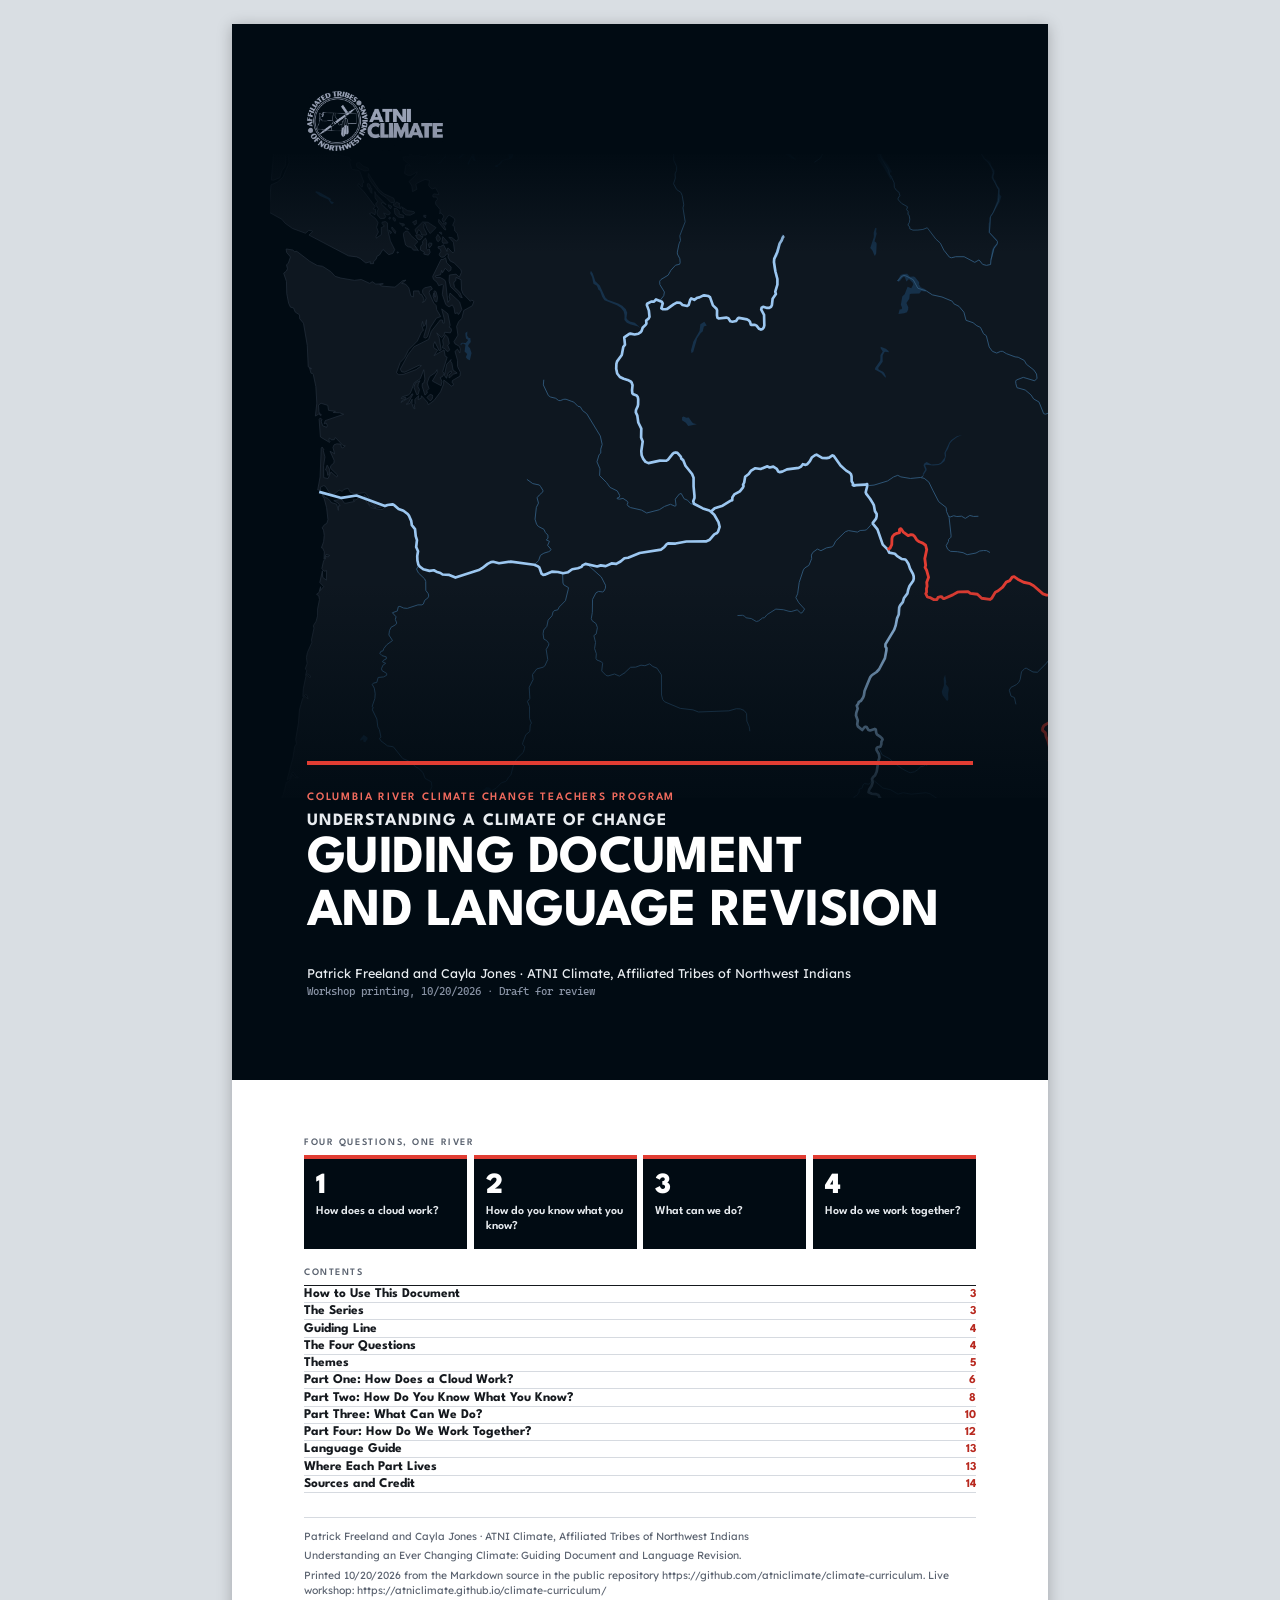
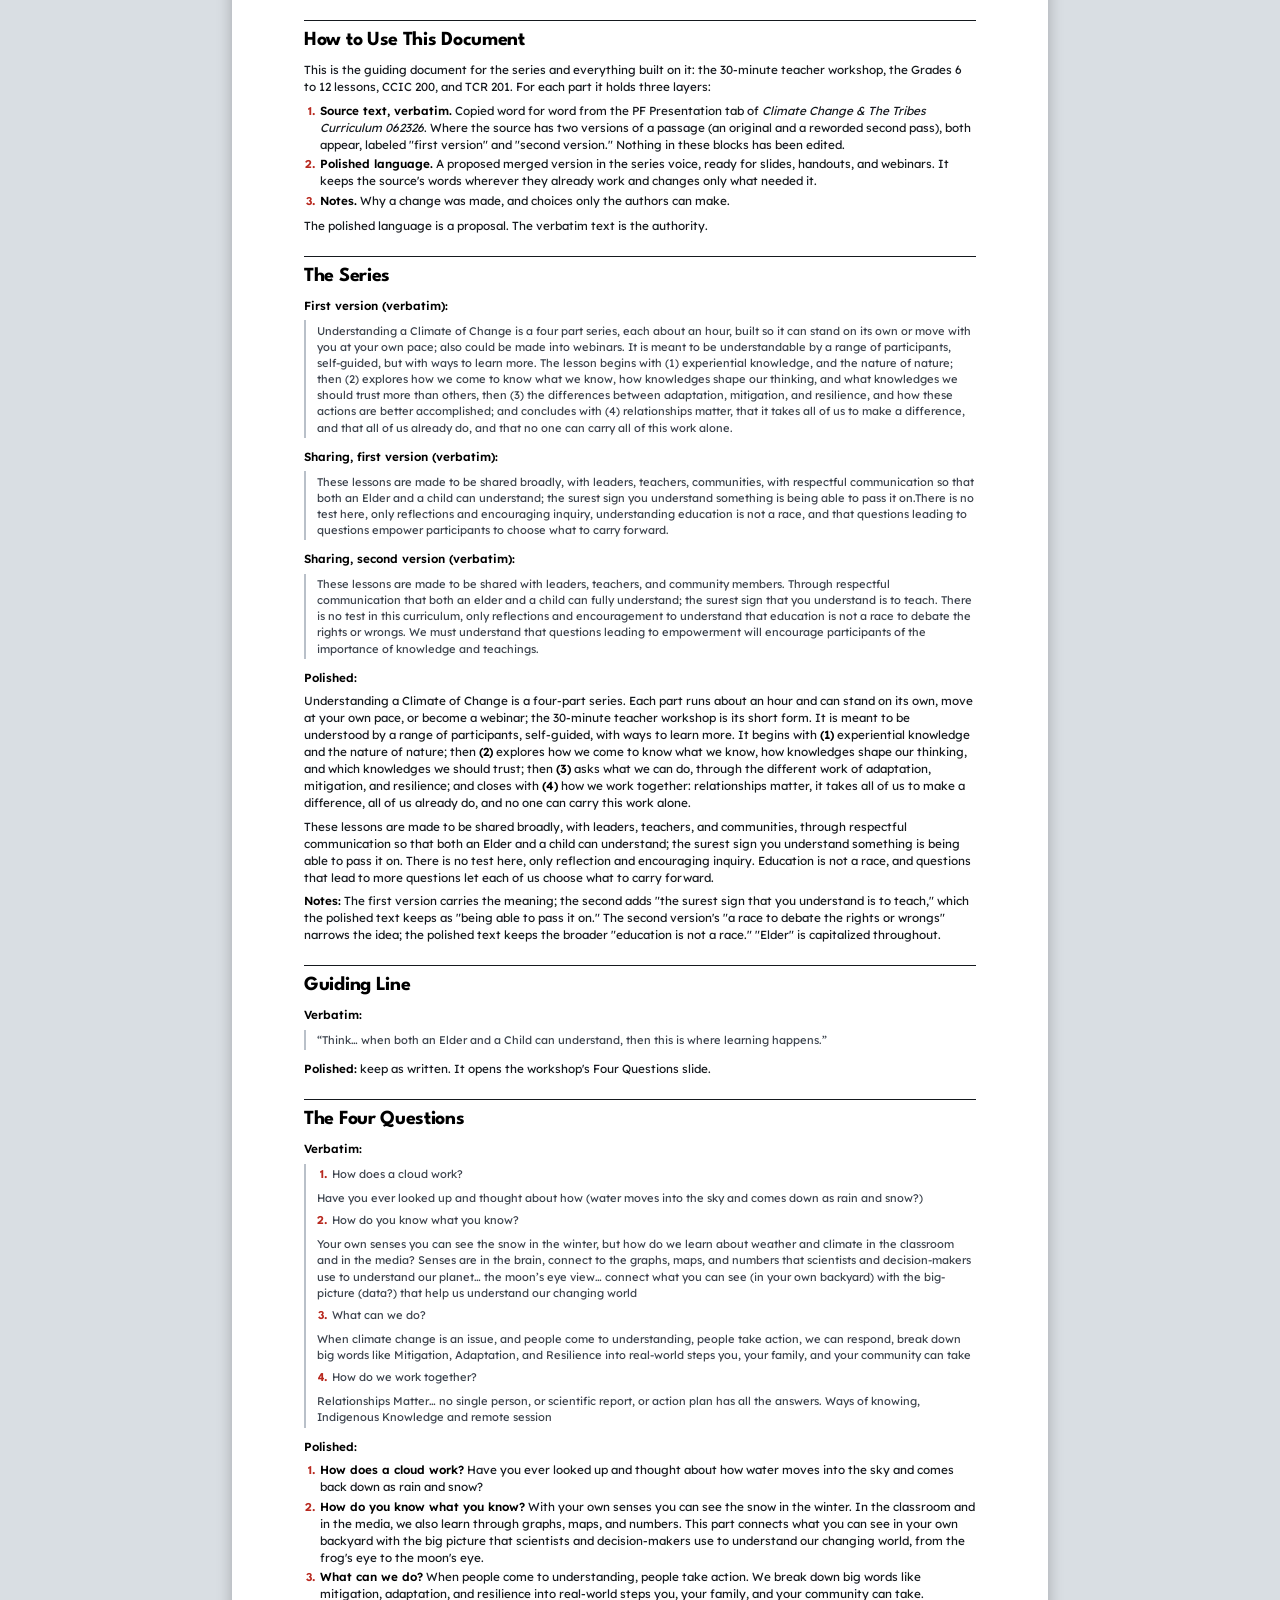
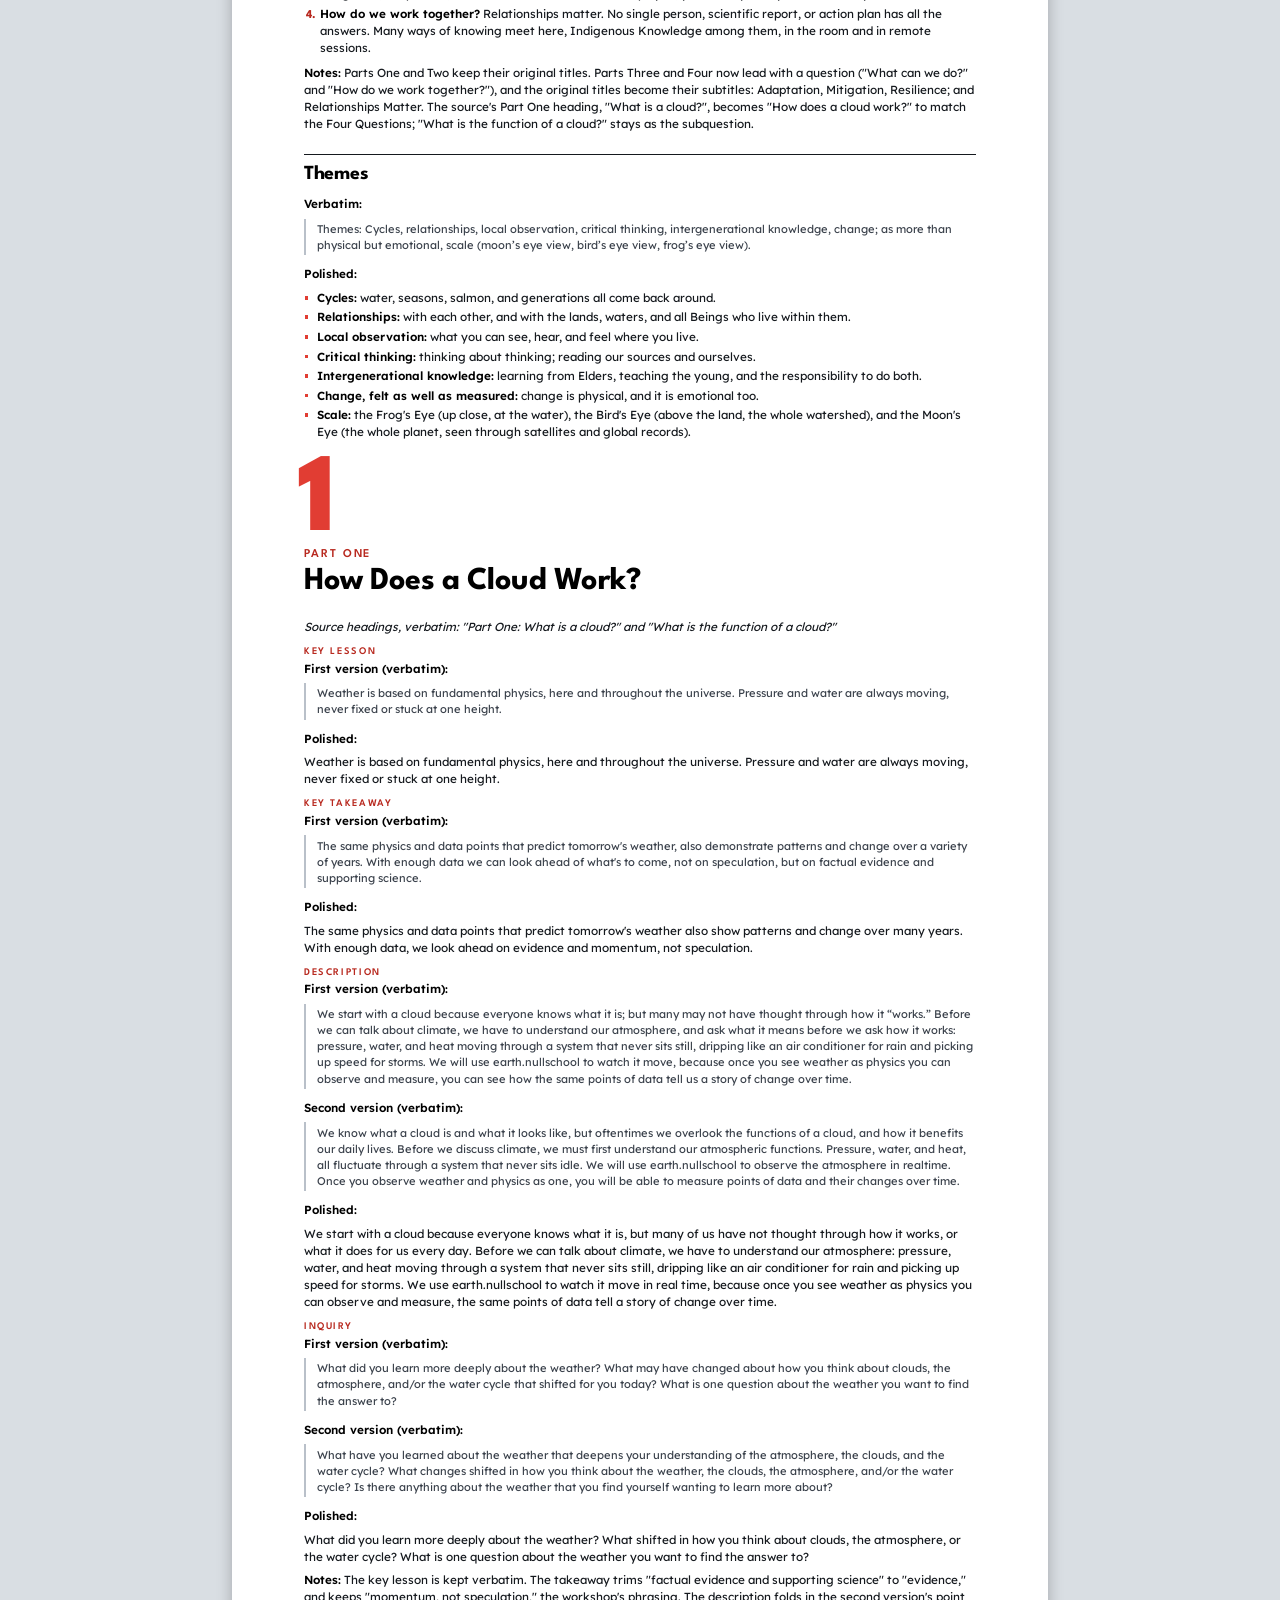
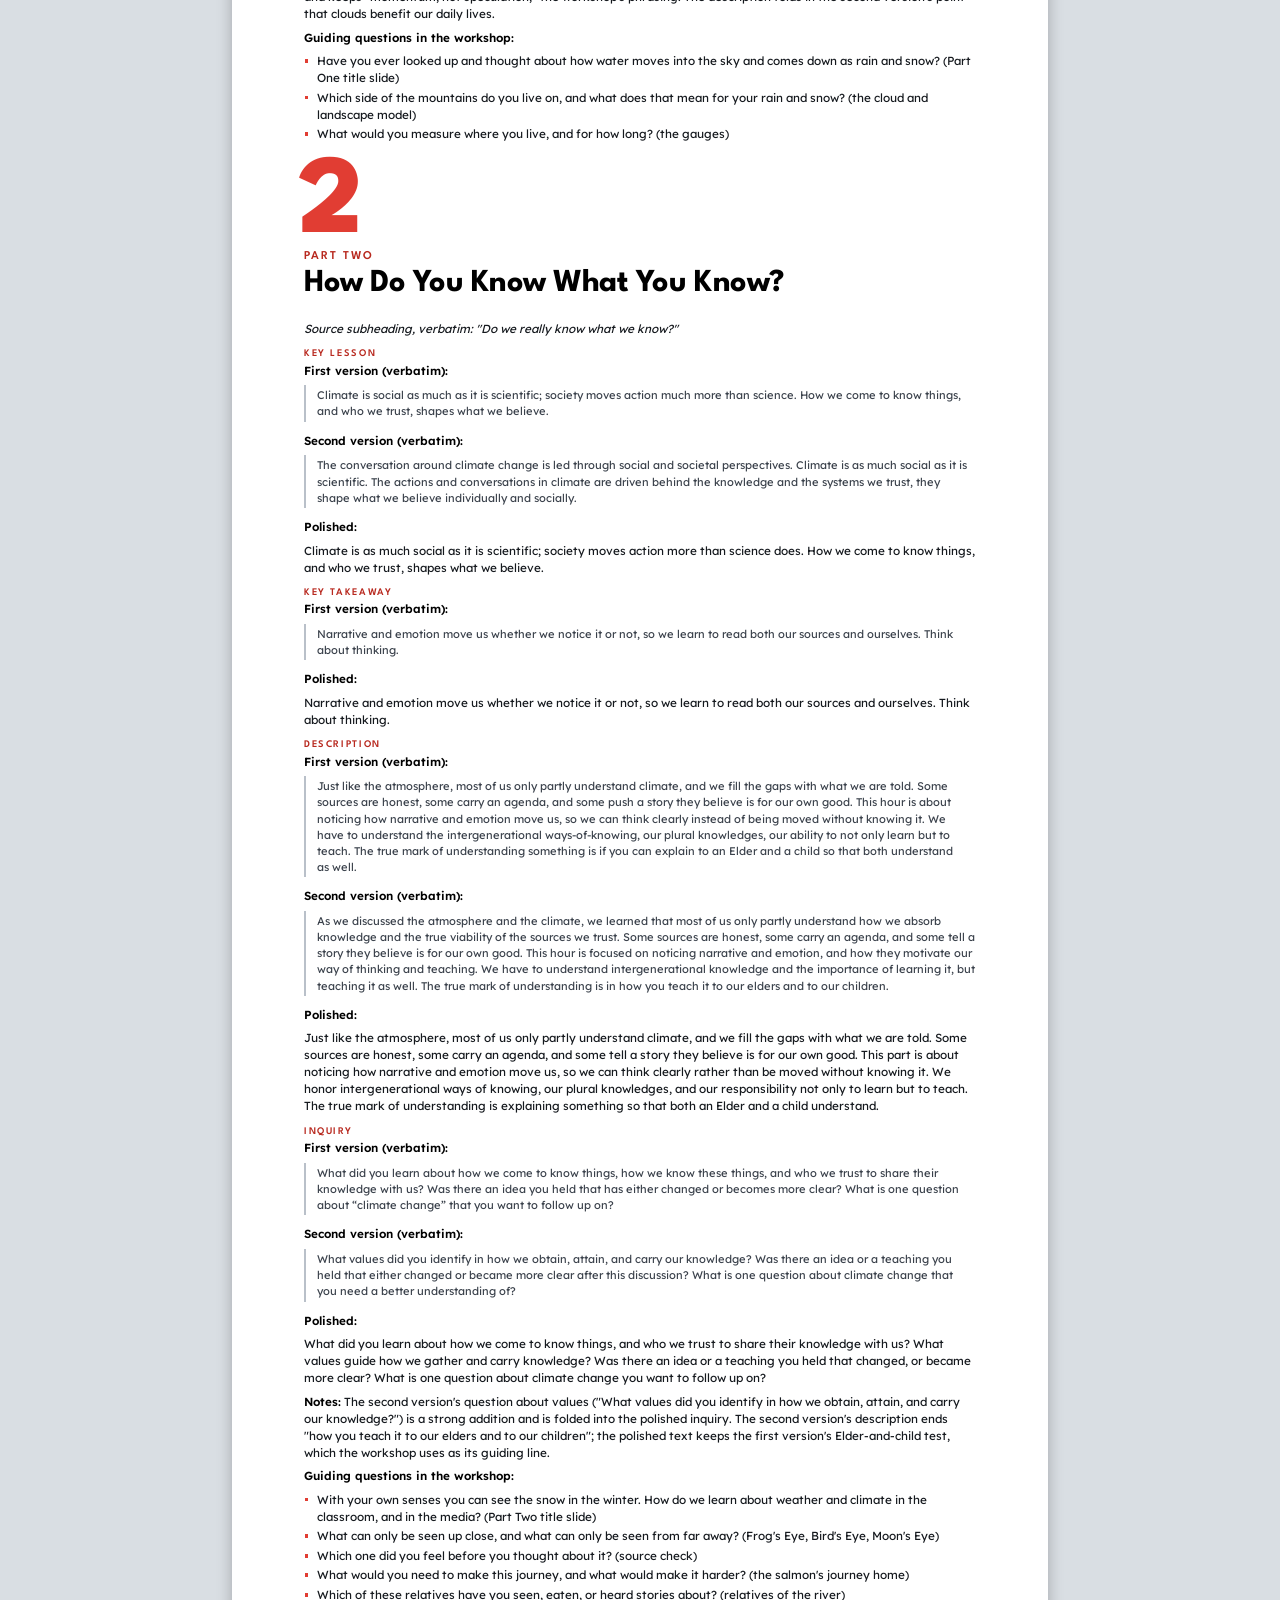
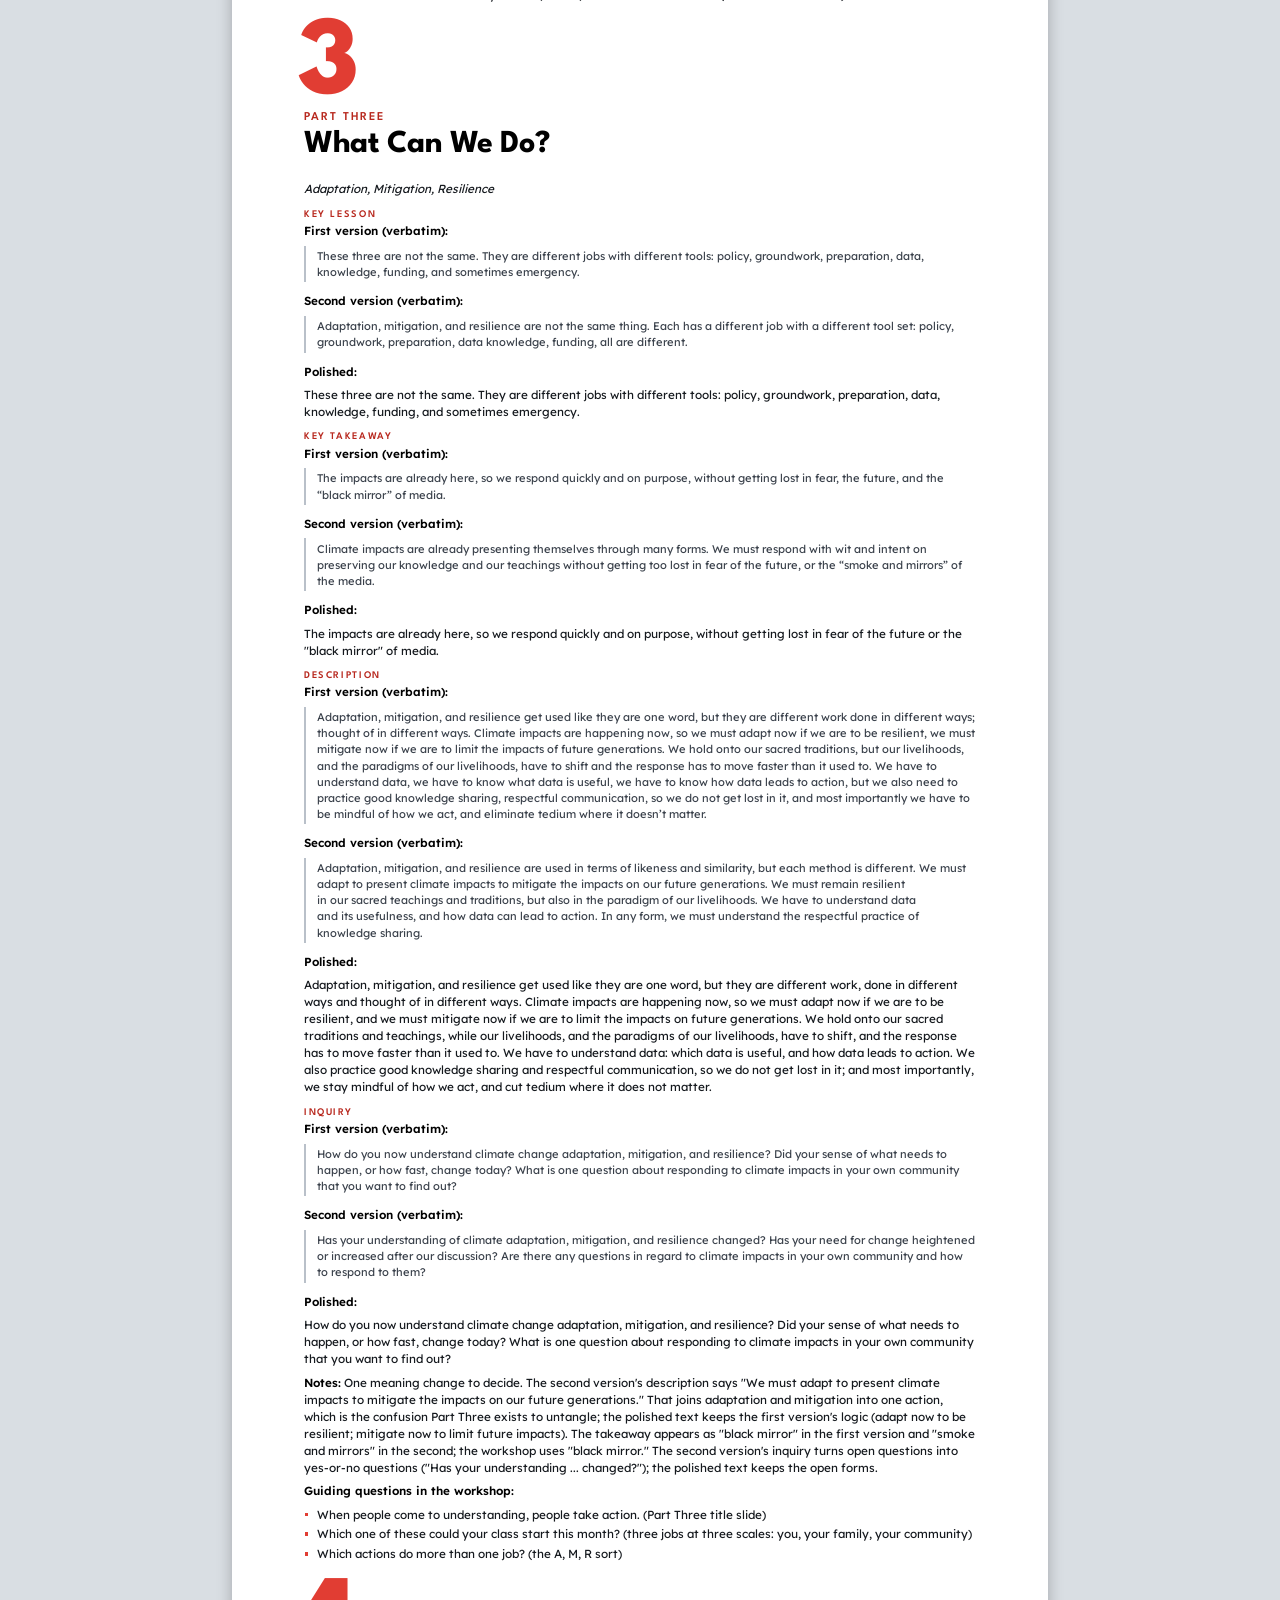
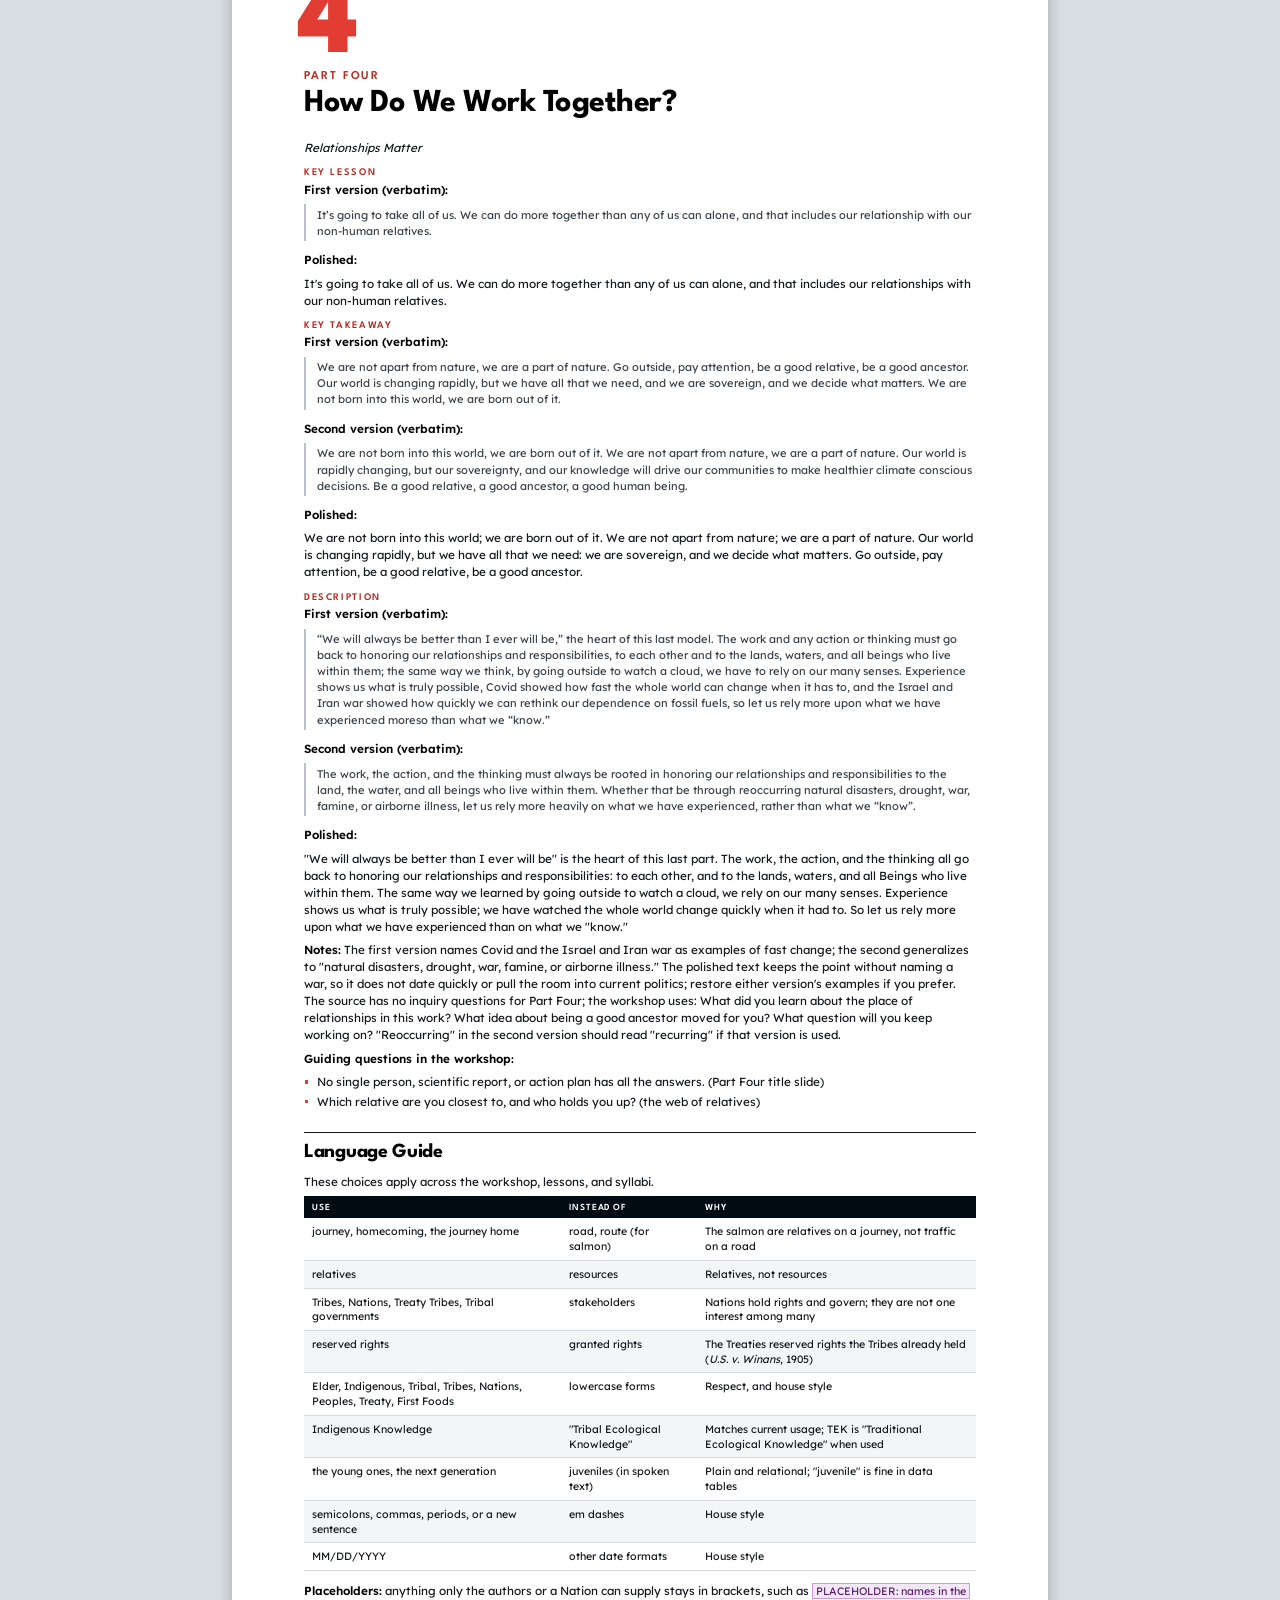
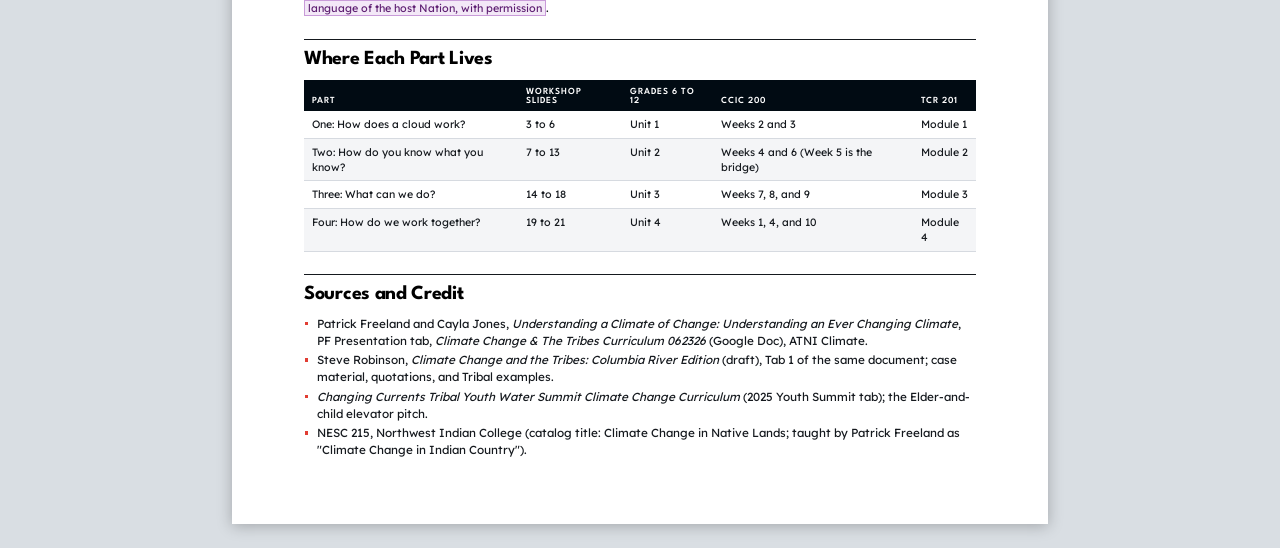
<file: docs/downloads/Understanding-a-Climate-of-Change-Guiding-Document.html>
<!doctype html><html lang="en"><head><meta charset="utf-8"><title>Understanding a Climate of Change: Guiding Document and Language Revision</title><style>
@font-face{font-family:"League Spartan";src:url(../fonts/league-spartan.woff2) format("woff2");font-weight:100 900}
@font-face{font-family:"Lexend Deca";src:url(../fonts/lexend-deca.woff2) format("woff2");font-weight:100 900}
@font-face{font-family:"Cascadia Code";src:url(../fonts/cascadia-code.woff2) format("woff2");font-weight:200 700}
@page{size:letter;margin:.72in .75in .8in;
  @bottom-left{content:"Understanding a Climate of Change · Guiding Document and Language Revision";font:400 7pt "Lexend Deca";color:#6B7380;letter-spacing:.02em}
  @bottom-right{content:counter(page);font:700 8pt "League Spartan";color:#C0302A}}
@page :first{margin:0;@bottom-left{content:none}@bottom-right{content:none}}
:root{--ink:#15191E;--muted:#5B6370;--red:#E13D33;--red-t:#B8291F;--hair:#D6DAE0;--wash:#F4F5F7;--base:#010B13;--water:#5E97C9;--magenta:#9732B4}
*{box-sizing:border-box}
html{-webkit-print-color-adjust:exact;print-color-adjust:exact}
body{margin:0;font:400 8.8pt/1.45 "Lexend Deca","Segoe UI",sans-serif;color:var(--ink);font-kerning:normal;hyphens:manual}
p{margin:0 0 .55em;orphans:3;widows:3;text-wrap:pretty}
a{color:var(--ink);text-decoration:none;border-bottom:.5pt solid #A9B0BA}
a.url{overflow-wrap:anywhere;font-size:.94em}
strong{font-weight:600;color:#000}
code{font:400 .9em "Cascadia Code",Consolas,monospace}
.label{display:block;font:600 7.4pt "League Spartan",sans-serif;letter-spacing:.16em;text-transform:uppercase;color:var(--muted)}
.label.red{color:var(--red-t)}
h1,h2,h3,h4,h5{font-family:"League Spartan","Century Gothic",sans-serif;color:#000;margin:0;break-after:avoid;text-wrap:balance;position:relative}
h2{font-size:20pt;font-weight:700;letter-spacing:-.015em;line-height:1.1;margin:1.1em 0 .5em;padding-top:.35em;border-top:2.5pt solid var(--red)}
h2.brk,.brk{break-before:page}
h2.sec{font-size:15pt;border-top:1pt solid var(--ink);padding-top:.4em}
h3{font-size:12.5pt;font-weight:700;margin:1.2em 0 .35em;line-height:1.2}
h3.lesson{margin:0 0 .7em;padding:0 0 .55em;border-bottom:1pt solid var(--hair)}
h3.lesson .t{display:block;font-size:19pt;line-height:1.12;letter-spacing:-.015em;margin-top:.15em}
h3.lesson .label{font-size:8.5pt}
h4{font:600 7.6pt "League Spartan";letter-spacing:.16em;text-transform:uppercase;color:var(--red-t);margin:1.2em 0 .35em}
h5{font-size:10pt;margin:1em 0 .3em}
.mk{position:absolute;left:0;top:0;font-size:5px;color:#fff;line-height:1;white-space:nowrap}
ul,ol{margin:0 0 .7em;padding-left:1.25em}
li{margin:0 0 .22em;padding-left:.1em}
ul{list-style:none;padding-left:1em}
ul>li{position:relative}
ul>li::before{content:"";position:absolute;left:-.95em;top:.6em;width:.32em;height:.32em;background:var(--red)}
ol>li::marker{font:700 9pt "League Spartan";color:var(--red-t)}
table{width:100%;border-collapse:collapse;margin:.4em 0 1em;font-size:8pt;line-height:1.38;break-inside:auto}
thead{display:table-header-group}
th{background:var(--base);color:#fff;text-align:left;font:600 7pt "League Spartan";letter-spacing:.1em;text-transform:uppercase;padding:5pt 6pt;vertical-align:bottom}
td{padding:4.5pt 6pt;border-bottom:.5pt solid var(--hair);vertical-align:top}
tr{break-inside:avoid}
tbody tr:nth-child(even) td{background:var(--wash)}
blockquote{margin:.3em 0 .9em;padding:.2em 0 .2em 1em;border-left:2pt solid #B9C0C9;color:#3A414B;font-size:.95em}
blockquote p:last-child{margin-bottom:0}
.ph{background:#F3E8F7;color:#5E1F72;border:.5pt solid #C99BD9;padding:0 .3em;font-size:.92em;-webkit-box-decoration-break:clone;box-decoration-break:clone}
.vf{background:#FFF4D6;color:#6B4E00;padding:0 .3em;font-size:.92em}
/* cover */
.cover{width:8.5in;height:11in;background:var(--base);color:#fff;position:relative;overflow:hidden;break-after:page}
.cover .map{position:absolute;right:-1.1in;top:1.35in;width:9.2in;height:auto}
.map .land{fill:#0E1720;stroke:#24303C;stroke-width:.8}
.map .lake{fill:#16314A}
.map .trib path{fill:none;stroke:#2F5677;stroke-width:1.1}
.map .main{fill:none;stroke:#9CC7F0;stroke-width:3;stroke-linejoin:round}
.map .sal{stroke:#E13D33;stroke-width:3.2}
.cover .fade{position:absolute;left:0;right:0}
.cover .fade.top{top:1.3in;height:1.1in;background:linear-gradient(to bottom,var(--base),rgba(1,11,19,0))}
.cover .fade.bot{bottom:0;height:5.2in;background:linear-gradient(to top,var(--base) 52%,rgba(1,11,19,0))}
.cover .lockup{position:absolute;left:.78in;top:.7in;height:.62in;width:auto}
.cover .cbody{position:absolute;left:.78in;right:.78in;bottom:.85in;padding-top:.28in;border-top:3pt solid var(--red)}
.cover .label{color:#F26B5E;font-size:8.5pt}
.cover .series{font:700 13pt "League Spartan";letter-spacing:.06em;text-transform:uppercase;margin:.6em 0 .25em;color:#E8ECF0}
.cover h1{font:700 40pt/1.0 "League Spartan";letter-spacing:-.01em;text-transform:uppercase;color:#fff;margin:0 0 .45em}
.cover .by{font-size:9.5pt;color:#E8ECF0;margin:0 0 .2em}
.cover .ed{font:400 8.5pt "Cascadia Code",monospace;color:#8A94A6;margin:0}
/* contents */
.contents{break-after:page}
.fourq{margin:0 0 .2in}
.fourq .tiles{display:grid;grid-template-columns:repeat(4,1fr);gap:5pt;margin-top:6pt}
.fourq .tiles div{background:var(--base);color:#fff;padding:9pt 9pt 11pt;display:grid;gap:4pt;align-content:start;border-top:3pt solid var(--red)}
.fourq .n{font:800 22pt/1 "League Spartan";color:#fff}
.fourq .q{font:600 9pt/1.2 "League Spartan";color:#E8ECF0}
.toc{list-style:none;padding:0;margin:6pt 0 .25in;border-top:1pt solid var(--ink)}
.toc li{display:flex;align-items:baseline;gap:8pt;margin:0;padding:1.6pt 0;border-bottom:.5pt solid var(--hair)}
.toc li::before{display:none}
.toc .tt{flex:1}
.toc .l1 .tt{font:700 10pt "League Spartan"}
.toc .l2{padding-left:1.1em;font-size:8.6pt;color:#2A3038}
.toc .pg{font:700 9pt "League Spartan";color:var(--red-t);min-width:2.2em;text-align:right;font-variant-numeric:tabular-nums}
.colophon{font-size:7.8pt;color:var(--muted);border-top:.5pt solid var(--hair);padding-top:8pt}
.colophon p{margin:0 0 .45em;max-width:none}
/* openers */
.opener{break-before:page;break-after:page;position:relative;padding-top:2.2in;min-height:8.6in}
.opener.short{break-after:auto;min-height:0;padding-top:1.05in;margin-bottom:.15in}
.opener.short .numeral{font-size:84pt}
.opener.short h2{font-size:24pt}
.opener .numeral{position:absolute;top:0;left:-.06in;font:800 150pt/1 "League Spartan";color:var(--red);letter-spacing:-.04em}
.opener h2{border:0;padding:0;margin:.15em 0 .6em;font-size:30pt;line-height:1.05}
.opener .label{font-size:9pt}
.opener p{font-size:10.5pt;line-height:1.55;max-width:5.6in}
.opener + h3.lesson, .opener + section > h3.lesson{break-before:page}
/* draft lesson */
.draft{border-left:3pt solid var(--red);padding-left:11pt}
.tight{font-size:8.3pt;line-height:1.42}
.chip{display:inline-block;margin-left:8pt;padding:1pt 6pt;background:var(--red);color:#fff;letter-spacing:.14em}
.banner{background:#FCEBEA;border:1pt solid var(--red);padding:8pt 10pt;margin:0 0 1em;font-size:9pt}
.banner b{color:var(--red-t)}
@media screen{html{background:#D9DEE3}body{box-sizing:border-box;width:8.5in;max-width:100%;margin:24px auto;padding:.6in .75in;background:#fff;box-shadow:0 2px 14px rgba(0,0,0,.25)}.cover{margin:-.6in -.75in .6in}}</style></head><body><section class="cover"><svg class="map" viewBox="0 0 1000 730" aria-hidden="true"><path class="land" d="M65.4,363.9 L64.8,359.6 L62.9,357.8 L64.7,352.3 L67.3,356.7 L67.2,362.7 L65.4,363.9ZM129.9,72.7 L125.1,73.2 L121.6,69.0 L121.1,65.9 L122.7,62.1 L119.9,57.9 L119.9,55.7 L122.0,54.2 L119.0,49.5 L118.7,42.6 L119.7,45.3 L131.6,57.5 L127.0,54.6 L126.2,56.7 L136.3,66.4 L135.1,68.6 L132.9,68.8 L128.7,66.8 L131.0,70.7 L129.9,72.7ZM113.6,42.9 L112.8,39.2 L113.6,38.2 L115.3,38.8 L115.3,44.6 L113.6,42.9ZM114.5,26.9 L123.0,39.8 L129.0,45.0 L140.2,50.2 L141.4,54.5 L137.0,55.2 L131.6,49.5 L124.1,44.2 L114.5,31.9 L111.2,25.5 L111.5,22.0 L114.5,26.9ZM111.6,38.7 L110.3,36.4 L110.2,33.7 L112.2,33.7 L114.0,36.6 L112.3,40.0 L111.6,38.7ZM134.4,114.0 L127.9,108.0 L123.9,114.4 L121.2,115.7 L120.2,118.9 L117.1,122.2 L117.3,124.1 L113.5,124.2 L113.6,121.9 L108.5,123.4 L102.1,118.3 L98.2,116.5 L88.9,115.3 L44.1,91.8 L48.4,87.7 L47.6,87.0 L43.9,86.4 L40.2,89.7 L25.4,84.3 L17.0,78.3 L13.4,73.9 L-1.5,65.7 L1.1,35.0 L8.2,31.9 L14.6,26.3 L21.6,10.0 L20.2,-2.2 L18.2,0.3 L17.2,13.8 L13.3,19.2 L11.1,26.8 L4.2,29.6 L1.5,29.5 L10.1,-74.4 L19.6,-61.9 L19.0,-57.4 L17.7,-56.8 L11.0,-59.0 L10.6,-56.9 L15.0,-51.8 L20.5,-36.8 L22.8,-35.3 L23.6,-30.8 L25.3,-29.3 L29.4,-29.4 L34.6,-25.6 L36.1,-22.0 L43.4,-17.1 L58.5,-13.3 L61.7,-10.3 L70.7,-6.2 L74.8,-6.2 L78.6,-2.1 L74.1,-1.3 L72.7,0.1 L89.3,3.7 L91.7,7.1 L90.1,8.6 L92.3,16.3 L93.4,17.5 L100.8,18.7 L101.9,20.2 L106.3,32.1 L104.4,32.9 L104.8,37.1 L103.6,37.3 L100.8,33.6 L99.1,35.1 L106.6,43.0 L119.0,59.3 L116.9,62.2 L119.7,62.8 L118.9,68.9 L115.3,66.5 L112.4,67.6 L119.7,73.3 L122.3,77.8 L120.7,83.0 L122.7,88.4 L120.1,93.4 L120.4,95.3 L126.1,91.2 L126.0,83.3 L129.6,81.8 L126.9,78.8 L126.9,77.2 L130.7,76.5 L133.0,78.0 L133.1,84.7 L136.3,98.4 L141.2,108.3 L139.1,112.5 L134.4,114.0ZM110.0,18.9 L107.3,19.2 L99.7,15.9 L98.2,14.2 L97.8,10.7 L100.9,9.6 L106.1,14.0 L111.3,16.0 L111.8,18.5 L110.0,18.9ZM130.6,-11.9 L133.4,-15.2 L135.5,-14.3 L135.4,-12.7 L130.6,-11.9ZM67.1,-25.3 L60.3,-28.3 L60.1,-30.3 L58.5,-31.6 L58.9,-33.6 L60.5,-34.4 L68.9,-31.4 L75.2,-25.9 L73.8,-23.8 L70.1,-25.5 L67.1,-25.3ZM92.4,-24.4 L90.7,-27.5 L91.2,-30.6 L93.3,-28.0 L93.4,-25.0 L92.4,-24.4ZM35.6,-32.9 L34.0,-33.2 L31.6,-36.4 L33.6,-39.9 L40.7,-35.8 L38.2,-36.2 L35.6,-32.9ZM21.7,-39.6 L20.9,-44.5 L22.2,-47.6 L32.3,-31.5 L27.8,-32.5 L21.7,-39.6ZM38.4,-70.0 L38.2,-71.8 L41.3,-71.3 L45.6,-65.1 L62.8,-57.4 L68.4,-45.7 L75.9,-37.3 L79.5,-30.1 L77.7,-28.9 L76.2,-29.8 L59.3,-44.7 L54.4,-46.3 L54.6,-48.7 L52.2,-54.1 L40.9,-60.7 L37.1,-64.9 L38.4,-70.0ZM82.2,-62.5 L83.4,-61.4 L84.7,-64.3 L90.5,-65.3 L85.7,-60.5 L82.2,-52.7 L79.8,-50.1 L77.6,-50.7 L74.6,-56.7 L82.2,-62.5ZM83.9,-67.9 L78.1,-66.2 L69.6,-65.9 L69.9,-63.0 L68.6,-62.4 L65.2,-66.2 L58.8,-65.8 L50.1,-70.3 L48.4,-77.2 L88.6,-74.2 L88.8,-73.1 L85.7,-71.9 L85.7,-69.1 L83.9,-67.9ZM94.6,-68.8 L92.4,-69.1 L91.8,-74.0 L99.1,-73.5 L97.7,-70.9 L94.6,-68.8ZM38.6,-76.9 L37.7,-78.0 L39.8,-77.9 L39.2,-77.4 L38.6,-76.9ZM118.4,400.4 L112.2,396.6 L111.3,394.9 L111.9,392.7 L120.4,400.4 L118.4,400.4ZM108.9,390.8 L106.8,388.4 L106.7,385.9 L109.7,388.6 L110.3,390.7 L109.9,391.5 L108.9,390.8ZM144.5,112.1 L143.6,111.4 L143.8,110.9 L145.6,111.4 L144.5,112.1ZM166.8,108.8 L162.5,108.9 L159.7,105.6 L156.5,105.1 L153.5,103.0 L151.2,92.9 L151.1,89.7 L152.8,87.8 L155.3,87.2 L157.5,88.8 L159.5,92.1 L167.5,99.3 L163.6,103.1 L168.0,109.5 L166.8,108.8ZM135.8,88.8 L136.1,88.4 L134.5,86.2 L137.3,88.0 L137.5,89.5 L136.3,90.2 L135.8,88.8ZM137.9,84.8 L138.0,82.6 L142.3,87.6 L141.7,90.1 L137.9,84.8ZM152.7,83.2 L156.2,84.5 L157.2,85.5 L154.5,84.9 L152.7,83.2ZM150.8,80.9 L150.5,81.9 L146.6,78.2 L152.0,79.3 L152.1,80.8 L149.9,80.2 L150.8,80.9ZM162.9,78.1 L161.3,77.3 L165.7,74.9 L165.6,79.2 L163.5,80.4 L162.9,78.1ZM139.2,74.0 L139.4,72.0 L140.9,72.3 L142.1,74.2 L141.6,76.3 L139.2,74.0ZM135.7,71.4 L136.6,72.5 L135.4,74.0 L134.3,72.5 L135.7,71.4ZM148.8,68.7 L151.4,69.6 L151.4,72.1 L145.4,71.4 L141.5,67.9 L140.5,61.7 L143.5,61.9 L146.3,65.0 L146.2,68.0 L148.8,68.7ZM150.3,65.9 L150.5,62.9 L149.0,59.7 L155.7,64.1 L163.0,65.2 L163.9,66.7 L158.7,69.3 L153.9,68.9 L150.3,65.9ZM133.9,57.5 L137.6,59.0 L137.8,60.3 L136.3,61.0 L136.9,62.0 L134.5,60.1 L133.9,57.5ZM143.9,54.4 L147.1,56.6 L145.7,56.1 L148.1,62.0 L140.3,58.8 L139.5,56.3 L142.1,56.7 L142.6,54.7 L143.9,54.4ZM136.0,-5.9 L137.0,-11.1 L141.3,-14.7 L144.9,-15.6 L145.8,-14.7 L144.6,-10.7 L141.6,-5.9 L139.4,-5.1 L136.0,-5.9ZM136.3,-29.0 L142.9,-31.1 L145.8,-23.9 L143.8,-18.6 L141.0,-18.1 L141.8,-20.1 L140.1,-21.9 L134.7,-19.4 L135.1,-27.4 L136.3,-29.0ZM-5.5,777.7 L-1.5,760.4 L-2.4,754.4 L0.2,750.7 L4.6,749.9 L5.4,756.3 L6.6,749.3 L12.4,741.7 L14.3,741.0 L15.6,742.1 L15.7,747.4 L22.4,747.8 L18.3,745.5 L16.6,740.3 L17.8,737.7 L16.8,737.6 L10.2,741.1 L5.1,748.2 L4.2,747.8 L15.0,725.4 L18.6,711.6 L21.9,709.8 L25.7,702.4 L28.3,706.0 L31.7,706.4 L31.9,705.6 L29.1,704.5 L26.9,700.4 L25.0,700.5 L22.5,706.7 L19.4,708.6 L26.0,683.4 L28.0,670.8 L30.1,667.8 L29.1,662.9 L32.2,644.4 L33.3,629.6 L36.9,616.5 L39.9,614.0 L43.0,617.2 L42.3,613.4 L40.4,612.1 L37.2,614.5 L37.7,605.6 L40.6,591.5 L42.3,590.1 L45.2,593.1 L46.0,591.1 L42.2,588.7 L40.3,590.5 L41.6,584.7 L39.9,583.1 L42.1,576.8 L41.2,570.1 L42.4,564.4 L47.5,552.8 L46.9,550.4 L49.8,536.8 L49.1,534.1 L52.2,529.1 L53.8,523.0 L53.9,515.0 L56.0,504.5 L55.3,500.4 L52.7,498.6 L55.5,496.5 L57.3,489.9 L56.7,494.5 L60.8,489.8 L56.4,485.1 L59.3,471.9 L59.7,479.3 L63.8,482.6 L64.1,471.8 L61.4,472.4 L58.7,469.4 L60.7,460.4 L62.8,458.7 L63.2,455.3 L65.9,456.3 L67.5,454.5 L63.4,453.4 L61.2,458.8 L61.5,450.4 L59.4,445.9 L58.2,445.9 L60.7,439.0 L61.4,431.7 L60.6,425.9 L59.0,423.3 L61.6,419.8 L64.3,418.3 L65.6,414.1 L64.1,400.4 L61.3,390.0 L58.7,385.9 L60.5,385.2 L61.9,388.8 L64.8,389.6 L68.7,393.1 L68.9,394.5 L75.5,396.5 L77.4,403.6 L77.6,398.3 L79.5,398.5 L77.2,395.2 L72.2,392.5 L81.1,390.8 L84.3,395.4 L86.1,395.4 L95.7,393.4 L94.0,391.6 L97.4,391.6 L101.6,388.4 L106.1,389.2 L114.2,400.4 L125.5,402.7 L127.6,402.3 L132.6,397.3 L130.2,397.2 L124.5,400.5 L122.0,400.2 L114.0,393.0 L109.0,384.6 L107.0,383.4 L95.9,384.7 L90.8,383.0 L88.4,378.4 L83.5,379.9 L81.8,382.1 L78.2,380.5 L72.0,385.6 L67.5,383.9 L62.7,376.2 L60.6,375.5 L57.0,377.4 L57.4,380.5 L54.0,380.4 L56.7,365.7 L58.0,333.3 L59.0,331.8 L61.1,335.0 L60.3,335.9 L62.2,343.0 L60.7,352.7 L60.8,366.4 L65.7,367.6 L69.0,359.9 L75.7,365.9 L76.4,363.5 L68.5,355.8 L68.8,352.9 L72.4,349.8 L72.6,346.8 L68.0,336.5 L73.2,339.5 L71.3,332.3 L72.5,329.3 L75.5,328.2 L80.0,328.5 L81.0,332.3 L82.5,332.7 L85.3,330.6 L82.6,330.0 L74.0,321.0 L72.7,323.5 L69.3,323.6 L67.3,321.4 L66.6,324.0 L68.1,325.8 L67.3,326.5 L57.1,320.4 L55.6,300.5 L57.0,298.8 L58.7,300.5 L58.0,303.3 L59.8,307.9 L64.2,309.5 L64.9,307.2 L63.6,304.6 L61.4,305.5 L62.5,301.9 L83.4,294.7 L78.8,293.0 L71.6,292.7 L74.1,291.4 L66.3,290.3 L65.4,284.6 L57.8,282.2 L54.9,284.4 L55.4,291.6 L56.3,294.4 L57.9,294.7 L57.8,296.2 L55.0,294.5 L51.4,296.7 L53.0,282.0 L51.9,263.3 L49.1,250.0 L48.3,248.5 L46.4,248.2 L44.8,242.3 L47.1,243.2 L43.3,241.0 L42.2,216.7 L37.9,191.5 L33.6,186.5 L33.4,182.1 L28.6,179.0 L26.7,174.3 L23.2,173.4 L21.1,169.0 L19.0,158.3 L18.6,144.2 L15.5,135.0 L18.6,132.5 L19.8,129.9 L18.7,125.6 L20.8,123.5 L23.2,116.6 L18.8,111.4 L18.3,107.5 L25.8,108.7 L28.2,111.0 L29.5,110.0 L31.0,110.7 L45.2,121.6 L53.6,126.3 L59.4,127.1 L68.9,133.2 L73.7,138.5 L80.3,140.5 L95.7,143.1 L103.3,142.1 L112.9,146.5 L115.8,144.6 L119.7,147.3 L128.3,147.0 L124.1,147.7 L126.7,149.6 L141.5,150.8 L150.2,143.5 L153.9,142.8 L149.1,146.6 L153.3,147.2 L157.2,151.5 L159.5,160.8 L162.3,161.8 L162.5,155.1 L168.6,155.0 L169.2,158.2 L171.8,159.3 L174.1,163.7 L174.3,166.1 L172.5,168.1 L175.3,166.8 L176.9,163.1 L172.8,157.2 L172.9,153.8 L174.9,151.6 L182.3,149.9 L183.8,153.0 L180.8,154.7 L180.1,157.2 L185.4,168.8 L188.1,171.6 L188.8,176.4 L193.3,184.1 L188.4,185.8 L181.5,196.6 L178.3,206.9 L176.5,208.4 L174.2,207.8 L174.2,206.5 L177.3,196.0 L177.2,187.6 L175.5,194.0 L173.9,195.2 L172.8,189.5 L171.7,193.6 L173.7,199.7 L171.6,201.3 L166.9,211.7 L156.8,221.9 L152.4,230.8 L147.4,236.1 L143.1,247.7 L145.7,249.9 L150.6,249.7 L165.5,244.1 L171.5,239.7 L169.0,239.1 L152.6,247.0 L149.2,246.7 L147.5,243.6 L156.3,227.3 L163.2,218.2 L179.6,209.9 L182.7,200.7 L192.8,187.9 L195.2,188.0 L195.4,191.1 L197.2,191.6 L197.4,186.9 L194.4,175.4 L201.4,180.9 L204.0,194.0 L202.7,196.0 L205.1,197.6 L205.5,200.1 L204.2,202.6 L197.8,201.8 L197.0,205.3 L194.2,207.8 L188.8,202.6 L191.4,207.5 L193.8,221.7 L191.6,222.7 L186.6,212.5 L185.0,216.1 L185.5,219.5 L189.7,222.2 L185.7,228.3 L197.1,221.8 L198.4,229.0 L200.6,230.0 L195.6,246.1 L197.1,248.9 L195.4,251.9 L192.7,253.1 L194.7,257.6 L193.7,262.3 L183.8,257.1 L189.4,247.3 L189.1,244.2 L187.1,247.6 L180.6,252.1 L177.9,259.3 L180.0,265.6 L177.6,268.0 L178.1,270.7 L175.4,273.0 L172.3,262.9 L172.5,259.9 L174.2,259.2 L175.4,254.8 L174.1,244.2 L170.1,254.5 L163.4,258.9 L158.8,271.0 L156.5,272.9 L149.6,275.0 L148.6,276.9 L153.6,275.4 L153.9,277.2 L149.4,279.2 L148.3,281.3 L158.2,275.3 L160.8,271.5 L161.8,272.0 L157.0,281.1 L154.2,283.3 L158.2,282.6 L161.0,277.6 L160.7,282.8 L162.8,288.2 L164.1,288.4 L163.1,283.8 L164.2,282.6 L164.0,277.8 L168.4,273.6 L167.6,278.0 L171.0,276.7 L171.5,273.7 L178.2,281.0 L179.2,283.9 L185.6,279.2 L193.1,269.3 L196.5,260.6 L196.8,255.9 L205.5,262.8 L208.4,260.9 L206.1,258.8 L206.7,256.4 L215.1,251.5 L215.6,247.2 L212.3,240.6 L212.3,233.6 L209.5,223.5 L212.3,220.9 L214.9,225.4 L215.6,220.7 L214.1,217.5 L209.5,215.0 L208.3,212.5 L212.8,205.1 L211.3,195.2 L213.5,190.0 L217.3,185.9 L219.4,177.2 L228.9,171.9 L230.9,167.0 L228.4,165.3 L226.9,166.8 L218.6,158.3 L216.9,154.0 L216.4,142.4 L210.6,139.7 L210.3,143.5 L208.5,144.7 L208.1,146.6 L208.9,150.9 L214.9,156.6 L217.7,162.8 L215.2,161.9 L213.0,158.3 L204.5,150.2 L202.8,143.9 L203.1,137.1 L210.7,136.0 L214.4,139.5 L216.8,133.8 L216.1,130.9 L208.5,123.3 L204.0,121.2 L201.4,116.6 L202.2,113.6 L200.1,113.0 L197.3,116.4 L194.6,117.0 L192.4,115.6 L191.6,113.5 L193.5,110.4 L193.1,108.1 L190.2,106.3 L190.5,104.8 L193.0,104.8 L196.5,102.8 L200.5,110.4 L200.7,107.0 L201.8,106.5 L206.1,111.3 L207.3,111.7 L209.0,110.1 L207.6,99.8 L202.5,94.3 L206.0,94.7 L210.7,98.6 L212.5,97.7 L213.2,95.4 L212.0,89.9 L209.2,87.2 L208.6,81.9 L206.8,80.8 L209.3,74.9 L208.6,72.8 L203.2,69.4 L201.5,70.1 L197.3,76.5 L195.6,76.4 L194.9,73.8 L196.7,71.2 L196.1,69.4 L193.1,66.3 L192.3,67.9 L192.6,62.9 L187.5,56.6 L187.7,53.6 L189.7,51.2 L188.7,48.8 L184.6,48.7 L184.3,46.5 L185.4,45.2 L191.2,45.9 L190.5,43.7 L187.4,38.3 L183.8,39.5 L181.4,38.0 L179.6,35.4 L180.6,29.9 L175.5,28.8 L166.6,32.9 L165.2,34.8 L166.3,40.0 L161.4,42.6 L160.7,36.3 L157.5,31.1 L165.3,23.6 L166.7,20.1 L159.5,24.2 L155.9,24.0 L152.2,21.9 L153.9,12.4 L155.5,11.9 L158.9,13.9 L158.5,12.4 L151.1,6.5 L150.4,3.3 L159.1,3.2 L157.7,0.5 L159.7,-0.5 L162.0,2.2 L167.8,1.7 L174.3,3.8 L177.7,1.8 L180.4,-2.5 L183.9,-17.1 L182.4,-18.1 L181.7,-11.4 L176.5,-1.7 L169.5,0.4 L153.8,-5.1 L149.0,-4.5 L147.2,-9.0 L151.6,-14.0 L152.0,-28.3 L154.7,-38.4 L156.4,-40.6 L156.2,-44.3 L161.3,-49.4 L160.0,-51.1 L153.3,-45.5 L152.1,-37.2 L149.4,-35.8 L146.0,-36.2 L143.6,-32.9 L140.2,-33.5 L131.0,-27.3 L132.3,-25.7 L131.7,-23.2 L132.8,-18.2 L128.9,-12.9 L125.7,-12.9 L107.6,-23.8 L99.0,-25.9 L96.4,-29.9 L92.0,-33.2 L85.8,-46.4 L86.0,-52.5 L90.1,-59.1 L92.7,-60.5 L96.9,-60.0 L104.5,-45.5 L106.1,-31.9 L108.2,-28.8 L110.6,-33.2 L109.3,-37.7 L110.5,-42.0 L114.0,-42.6 L116.2,-44.8 L125.0,-46.7 L128.4,-49.2 L130.0,-52.9 L118.8,-47.4 L106.9,-47.0 L105.9,-51.7 L98.0,-62.5 L97.7,-65.1 L102.6,-73.3 L999.6,-73.9 L1060.8,802.8 L-13.5,799.6 L-5.5,777.7ZM181.3,279.5 L177.6,275.6 L181.3,272.2 L183.9,273.0 L184.2,274.5 L183.5,277.7 L181.3,279.5ZM167.9,272.0 L166.2,272.6 L162.9,264.1 L164.7,259.0 L169.9,256.7 L167.8,260.4 L167.5,263.6 L169.2,266.6 L167.9,272.0ZM204.6,252.2 L202.8,253.6 L202.6,250.2 L205.4,247.8 L205.2,245.5 L201.7,248.0 L199.8,254.0 L197.5,250.7 L200.0,238.2 L205.0,232.7 L204.4,234.5 L206.0,237.1 L207.3,244.6 L211.9,248.0 L207.5,249.4 L204.6,252.2ZM201.7,223.6 L199.9,223.1 L198.2,220.3 L195.1,219.4 L196.2,215.9 L195.5,210.7 L198.5,204.8 L201.5,207.7 L203.0,214.7 L201.1,216.4 L203.4,221.7 L201.7,223.6ZM189.0,167.3 L187.4,167.2 L186.0,165.1 L184.6,160.9 L185.4,157.5 L186.3,161.9 L187.5,161.9 L185.5,155.7 L186.4,155.1 L187.9,155.7 L189.6,162.1 L189.0,167.3ZM213.9,181.3 L212.9,181.6 L212.4,179.7 L209.4,180.7 L208.4,174.4 L206.4,170.8 L202.7,173.2 L199.0,170.4 L195.1,159.0 L196.3,149.0 L195.0,147.7 L191.0,149.1 L189.1,145.2 L185.0,141.8 L184.2,138.7 L193.6,119.4 L195.8,119.5 L198.9,117.5 L200.1,123.3 L205.1,128.0 L204.8,131.5 L202.3,133.0 L198.4,129.4 L195.3,134.5 L194.3,131.8 L193.2,136.6 L186.9,138.3 L188.0,139.9 L192.9,139.9 L197.6,142.5 L198.8,144.7 L201.4,168.1 L203.8,164.5 L202.8,161.7 L203.8,157.4 L214.7,167.5 L217.2,176.0 L213.9,181.3ZM181.3,111.4 L179.3,114.5 L174.1,113.3 L174.8,111.1 L170.3,108.7 L170.6,104.3 L173.0,101.8 L172.6,99.3 L175.4,95.6 L176.2,95.3 L177.4,98.8 L177.1,107.3 L178.9,109.0 L180.3,107.5 L181.3,111.4ZM180.4,106.4 L179.1,102.1 L180.5,100.8 L183.2,101.1 L183.1,103.2 L180.4,106.4ZM195.7,101.0 L194.8,99.2 L195.6,93.6 L201.3,100.0 L201.1,100.9 L195.7,101.0ZM172.2,95.4 L169.8,97.3 L167.0,96.2 L164.8,92.1 L168.6,91.2 L170.9,92.3 L171.2,93.8 L173.2,92.8 L172.2,95.4ZM190.7,99.2 L189.1,98.3 L188.1,94.6 L190.1,91.0 L193.3,95.9 L190.7,99.2ZM194.2,89.0 L194.5,91.0 L191.5,88.9 L193.8,88.5 L194.2,89.0ZM181.3,90.1 L177.7,84.7 L175.5,78.2 L174.3,79.6 L174.1,83.5 L177.7,90.8 L176.6,91.8 L171.7,91.7 L170.4,87.7 L168.0,85.6 L166.3,90.8 L164.1,85.6 L172.8,77.0 L178.8,77.3 L188.0,83.4 L181.3,90.1ZM193.7,80.7 L190.8,77.1 L191.1,74.0 L197.4,81.5 L199.0,86.0 L197.3,85.5 L193.7,80.7ZM199.0,78.3 L198.7,76.9 L199.7,78.2 L198.7,80.5 L196.0,78.0 L199.0,78.3ZM175.2,71.5 L174.2,71.5 L174.0,69.4 L176.3,69.5 L177.1,70.3 L174.6,70.4 L176.7,72.2 L175.2,71.5Z"/><path class="lake" d="M918.6,177.9 L919.4,177.1 L917.7,173.2 L917.2,168.1 L916.4,166.3 L913.3,163.5 L912.7,160.8 L914.4,156.8 L917.9,155.3 L918.9,155.7 L920.5,159.1 L924.3,159.3 L925.7,161.1 L929.6,171.5 L929.9,183.2 L931.5,188.1 L932.0,194.0 L930.7,198.4 L928.8,197.5 L927.9,193.9 L926.6,193.6 L926.4,196.9 L929.0,201.5 L929.1,202.8 L927.9,203.8 L922.6,203.1 L919.6,204.1 L918.5,203.7 L919.3,199.1 L923.1,194.8 L923.1,192.9 L921.7,191.8 L913.4,189.5 L907.8,191.0 L906.3,190.5 L904.7,188.3 L907.4,187.8 L910.6,184.5 L914.0,183.2 L915.5,179.5 L918.6,177.9ZM741.9,153.2 L743.1,155.0 L741.7,155.7 L737.5,155.2 L735.3,157.9 L725.9,158.1 L724.4,158.8 L723.8,163.8 L720.6,168.7 L722.7,173.5 L722.6,176.1 L721.2,179.1 L718.0,180.4 L711.6,181.2 L712.9,176.0 L715.0,175.9 L715.8,174.3 L714.3,170.6 L715.9,161.3 L718.6,158.8 L721.9,150.3 L726.1,152.0 L728.3,147.8 L727.5,145.4 L723.5,141.6 L720.6,144.3 L718.9,139.8 L717.9,139.1 L716.0,140.1 L713.2,143.9 L711.3,144.6 L710.3,143.5 L714.1,137.1 L717.4,135.9 L721.5,135.5 L724.5,138.9 L728.9,138.8 L730.4,139.6 L734.6,144.7 L735.2,146.0 L734.7,147.4 L736.8,150.8 L741.9,153.2ZM594.7,5.0 L595.6,6.5 L591.3,5.2 L581.3,-1.6 L579.3,-4.8 L574.7,-16.1 L573.5,-21.0 L574.4,-25.8 L573.6,-29.2 L574.0,-32.6 L576.7,-45.8 L579.9,-52.0 L577.1,-30.2 L580.1,-14.2 L583.5,-6.4 L587.0,-3.7 L590.7,1.9 L594.7,5.0ZM417.5,194.9 L419.2,197.5 L416.9,195.4 L407.7,192.9 L404.0,191.2 L401.3,188.0 L401.4,182.4 L400.4,178.0 L397.2,174.1 L392.8,171.2 L378.7,165.6 L376.1,161.7 L373.6,154.7 L371.9,153.6 L370.1,149.1 L366.2,146.8 L364.7,139.5 L362.5,135.1 L363.0,133.0 L363.5,132.6 L365.6,135.7 L368.4,144.1 L373.4,148.9 L379.7,162.6 L382.4,165.1 L394.2,169.2 L398.8,171.8 L402.7,175.4 L404.5,179.8 L403.6,185.6 L404.8,187.6 L407.6,189.6 L413.0,191.0 L417.5,194.9ZM581.7,92.8 L582.4,92.9 L580.8,99.1 L578.1,100.5 L577.5,106.9 L575.0,115.7 L572.0,118.4 L572.0,125.1 L575.8,143.7 L574.5,148.0 L569.5,127.1 L569.7,119.3 L576.1,100.5 L578.3,97.8 L578.8,93.4 L580.6,90.3 L581.1,91.2 L580.6,92.2 L581.7,92.8ZM532.5,780.1 L531.3,779.2 L529.9,776.1 L524.2,777.0 L520.9,780.0 L519.6,785.1 L517.6,784.5 L514.4,780.8 L510.6,780.8 L506.5,772.6 L506.1,769.2 L503.0,765.8 L504.5,760.8 L506.2,760.2 L516.2,761.3 L522.8,760.7 L531.6,757.7 L530.5,761.3 L530.7,766.0 L532.3,765.9 L533.2,766.7 L537.3,775.6 L537.1,777.4 L535.3,780.0 L532.5,780.1ZM498.7,786.1 L498.0,788.4 L492.7,793.4 L491.2,793.6 L482.8,789.4 L481.9,787.9 L482.5,784.4 L478.0,781.3 L483.6,779.1 L485.3,773.3 L487.9,776.9 L491.1,777.6 L493.7,780.8 L497.6,781.5 L499.0,783.3 L498.7,786.1ZM664.1,731.7 L662.8,734.3 L658.1,736.4 L654.7,741.3 L653.8,743.9 L655.3,757.7 L657.4,761.3 L657.7,767.2 L656.8,770.4 L654.8,773.2 L649.4,775.6 L642.6,773.4 L643.7,771.7 L650.8,772.6 L653.5,770.9 L655.1,767.6 L655.4,764.4 L651.8,758.5 L651.6,748.5 L650.7,742.8 L649.0,740.9 L650.5,738.5 L653.2,737.0 L655.5,734.5 L661.5,731.7 L662.3,730.4 L664.1,731.7ZM235.1,-15.5 L236.3,-15.5 L236.8,-13.9 L232.6,-9.8 L231.1,-0.9 L231.8,5.5 L232.9,7.4 L231.9,7.9 L230.6,7.4 L228.8,4.5 L227.9,5.1 L224.7,12.0 L224.0,12.2 L223.8,10.6 L228.7,1.2 L228.5,-3.7 L231.6,-12.4 L231.0,-13.9 L233.4,-14.3 L235.1,-15.5ZM190.4,10.6 L193.5,8.7 L196.1,4.6 L198.6,3.1 L198.1,1.7 L199.8,-2.1 L201.3,-3.7 L204.7,-5.0 L206.5,-8.1 L207.3,-12.6 L209.2,-14.5 L210.5,-18.0 L207.7,-19.5 L205.8,-22.3 L205.3,-27.0 L206.3,-28.3 L206.8,-27.6 L206.6,-25.0 L207.7,-22.9 L211.8,-18.9 L212.7,-17.1 L212.2,-12.5 L205.8,-2.6 L204.9,-1.8 L202.4,-2.5 L200.5,-1.1 L198.6,1.4 L199.5,3.5 L196.4,5.5 L193.7,9.2 L190.1,11.4 L190.4,10.6ZM223.7,-2.6 L216.5,3.4 L213.7,5.0 L213.8,3.8 L217.5,0.3 L227.4,-5.9 L223.7,-2.6ZM257.9,14.6 L255.2,14.4 L254.4,13.4 L258.0,12.1 L263.0,7.0 L270.5,4.8 L270.6,3.0 L268.5,-2.0 L268.3,-12.9 L265.4,-22.2 L265.1,-26.2 L262.7,-30.2 L261.6,-33.6 L256.6,-41.0 L244.5,-51.1 L245.1,-52.3 L246.5,-52.4 L254.4,-46.4 L260.5,-39.5 L263.5,-37.4 L267.5,-30.5 L271.1,-28.8 L275.3,-22.1 L275.0,-15.7 L272.2,-5.6 L272.7,-4.4 L273.5,-4.8 L273.9,-8.8 L275.5,-3.0 L275.2,3.0 L273.1,5.4 L263.8,7.4 L260.7,11.6 L257.2,13.6 L258.5,14.9 L257.9,14.6ZM216.8,214.4 L217.4,213.7 L221.6,214.1 L224.1,211.1 L224.0,210.2 L221.9,208.8 L221.3,205.2 L221.2,202.7 L223.5,200.9 L223.2,205.8 L225.1,208.4 L226.8,208.4 L227.3,212.8 L224.6,216.2 L224.3,217.7 L226.4,220.0 L228.2,225.2 L226.3,233.4 L223.6,232.4 L221.7,230.1 L223.2,226.5 L220.3,223.7 L221.3,216.0 L218.7,214.7 L217.0,215.2 L216.5,216.8 L215.5,215.2 L216.8,214.4ZM569.9,734.1 L570.8,733.3 L571.7,734.7 L572.7,737.7 L572.4,739.1 L570.1,738.3 L569.3,736.9 L569.9,734.1ZM68.0,50.0 L69.0,51.2 L68.4,52.6 L69.1,53.5 L72.2,54.6 L71.3,56.2 L69.1,56.3 L66.0,51.5 L56.3,47.3 L51.1,43.1 L52.4,42.3 L55.6,43.1 L68.0,50.0ZM777.8,319.6 L783.6,318.2 L778.1,320.4 L772.5,324.7 L770.0,327.6 L767.7,333.7 L765.1,337.9 L765.4,341.7 L763.8,347.5 L759.8,350.9 L757.0,352.0 L751.2,352.8 L742.7,351.9 L741.8,352.6 L743.5,356.7 L743.3,358.3 L739.5,364.1 L739.0,362.2 L741.9,357.6 L740.0,352.6 L740.6,350.7 L743.4,348.6 L748.9,351.5 L756.8,351.1 L759.6,349.7 L763.7,344.3 L764.2,342.5 L763.6,338.6 L769.2,326.8 L771.5,323.8 L777.8,319.6ZM109.1,659.9 L110.5,660.9 L110.3,662.6 L107.9,666.0 L105.8,665.5 L105.5,662.8 L102.9,664.2 L102.0,664.0 L102.3,662.4 L106.1,657.9 L109.1,659.9ZM248.8,717.6 L252.0,721.6 L252.1,724.4 L251.1,725.4 L243.2,720.8 L240.6,721.6 L240.6,720.2 L243.0,719.1 L244.8,716.7 L248.8,717.6ZM207.8,809.6 L209.6,809.3 L212.5,810.4 L213.2,813.3 L203.7,812.8 L204.9,811.1 L207.8,809.6ZM764.4,589.5 L765.8,598.3 L765.2,600.0 L768.2,604.1 L768.6,606.2 L767.8,611.2 L768.1,617.5 L767.6,618.7 L766.3,619.0 L761.5,612.5 L760.6,608.9 L763.1,601.5 L762.8,594.2 L764.4,589.5ZM464.7,-58.2 L463.7,-55.4 L461.2,-52.5 L448.6,-48.2 L445.9,-45.0 L447.0,-41.2 L452.5,-34.0 L454.7,-29.1 L457.1,-18.3 L456.8,-16.3 L455.3,-14.7 L454.3,-15.1 L452.9,-19.6 L452.9,-23.6 L442.7,-42.6 L442.7,-45.7 L446.6,-50.9 L452.4,-53.6 L460.0,-58.7 L464.7,-58.2ZM684.0,113.9 L682.1,109.3 L679.7,106.4 L683.7,94.1 L683.6,89.0 L685.1,84.1 L686.1,83.4 L686.8,84.3 L686.3,87.8 L686.9,90.2 L684.5,98.8 L686.6,100.5 L686.9,102.0 L686.4,112.4 L684.9,115.6 L684.0,113.9ZM487.7,202.8 L483.7,208.5 L479.2,224.2 L477.1,225.4 L476.7,222.2 L479.4,212.4 L486.3,200.5 L487.3,192.8 L491.8,190.0 L494.5,194.1 L491.3,195.2 L489.9,200.9 L487.7,202.8ZM695.6,224.6 L693.7,228.2 L693.7,235.1 L688.8,242.0 L688.8,243.3 L689.5,244.4 L694.1,246.5 L695.5,248.1 L697.0,251.0 L697.4,252.7 L696.7,253.1 L692.1,247.9 L685.0,244.0 L685.2,242.4 L691.0,233.8 L691.2,227.7 L693.8,223.5 L691.4,220.0 L691.4,218.3 L697.3,220.5 L700.3,223.1 L700.8,224.6 L696.8,223.9 L695.6,224.6ZM477.9,303.8 L479.1,305.0 L483.3,306.1 L473.5,308.0 L470.9,304.4 L466.5,301.6 L466.6,298.2 L468.2,297.2 L471.4,298.6 L474.1,298.3 L477.9,303.8ZM704.3,26.1 L703.1,29.4 L694.4,14.3 L689.2,7.2 L684.7,-8.7 L683.3,-22.7 L680.7,-27.2 L675.4,-30.1 L674.6,-31.3 L676.9,-35.3 L678.0,-40.2 L678.0,-46.5 L679.0,-50.8 L678.1,-59.5 L681.5,-59.5 L682.1,-57.0 L682.0,-50.4 L680.1,-32.8 L685.2,-28.1 L686.3,-29.8 L685.5,-35.0 L687.6,-32.1 L687.5,-23.7 L688.7,-15.0 L691.3,-4.3 L694.3,5.4 L699.6,11.8 L704.0,19.8 L703.7,20.7 L701.5,21.3 L702.4,23.6 L704.9,25.5 L704.3,26.1ZM815.9,119.6 L817.5,108.7 L819.2,105.2 L822.9,101.4 L823.3,99.4 L813.6,89.0 L813.7,78.8 L814.7,76.4 L814.4,72.5 L818.7,65.5 L822.9,53.9 L824.6,40.9 L822.1,36.8 L821.0,33.3 L817.2,27.5 L816.8,26.2 L818.1,21.5 L816.2,15.6 L811.9,9.1 L808.1,5.9 L802.7,-3.4 L801.9,-10.9 L803.0,-9.0 L804.3,-3.2 L808.4,4.0 L809.7,5.6 L813.1,6.7 L815.6,8.8 L816.9,13.7 L820.5,18.4 L820.4,21.8 L818.5,26.8 L821.6,30.2 L823.1,35.2 L826.0,38.9 L826.4,40.6 L825.7,45.3 L828.2,48.1 L825.9,54.8 L815.9,72.4 L815.3,89.4 L823.4,97.5 L824.4,100.6 L824.2,102.2 L820.3,107.4 L817.1,120.1 L815.9,119.6ZM988.6,-9.3 L991.4,-11.4 L990.5,-6.0 L989.7,-4.9 L983.3,-2.8 L984.1,-6.2 L988.6,-9.3ZM951.2,146.3 L957.9,156.6 L958.0,157.9 L947.7,145.6 L945.7,138.4 L937.4,130.8 L932.6,128.1 L928.2,124.0 L928.1,123.1 L931.7,124.3 L933.8,126.8 L944.0,131.3 L948.7,140.0 L948.8,144.8 L951.2,146.3Z"/><g class="trib"><path d="M212.5,753.0 L209.4,752.1 L206.5,750.0 L197.2,741.0 L187.0,740.1 L182.8,738.5 L180.3,732.6 L179.9,726.9 L180.2,723.9 L183.3,716.4 L182.6,710.9 L175.5,706.9 L173.2,700.4 L168.3,695.6 L164.8,694.0 L159.8,688.4 L150.4,684.6 L139.6,671.2 L133.1,670.2 L125.5,664.4 L124.0,661.6 L125.6,660.3 L123.9,651.9 L122.1,648.7 L121.0,639.8 L115.9,629.3 L116.8,626.5 L115.6,625.6 L118.7,616.7 L119.1,611.2 L118.1,604.8 L115.8,600.7 L117.1,599.1 L120.9,598.3 L122.5,592.7 L128.6,592.1 L132.1,590.2 L132.1,588.1 L126.9,585.0 L126.2,582.9 L127.8,578.9 L131.0,576.7 L127.3,575.0 L128.7,573.1 L131.6,571.8 L131.7,569.4 L126.9,568.0 L124.4,565.5 L125.5,563.2 L128.0,562.5 L128.8,560.0 L132.2,555.7 L138.7,550.9 L134.6,544.6 L135.3,539.7 L137.0,536.0 L142.2,533.0 L143.5,531.1 L141.9,527.0 L142.7,524.0 L138.6,519.4 L144.1,517.5 L145.3,512.5 L147.1,512.2 L151.2,514.1 L155.4,514.5 L167.5,510.5 L172.0,510.5 L173.6,509.6 L175.2,505.3 L178.8,502.6 L179.7,500.6 L179.2,497.9 L176.4,494.1 L176.3,484.0 L175.2,481.2 L168.0,474.3 L165.9,470.0 L168.4,465.9"/><path d="M743.1,155.0 L733.5,152.0 L728.3,142.3 L720.0,138.0 L717.7,137.5 L715.8,138.2 L710.6,143.8"/><path d="M1028.5,339.9 L1023.8,339.6 L1018.4,335.3 L1012.5,332.2 L1009.0,327.0 L1005.1,324.8 L1000.7,324.7 L983.2,330.1 L976.5,327.1 L968.8,327.9 L966.8,327.3 L958.6,317.5 L947.5,308.4 L944.7,308.5 L940.6,310.9 L938.7,309.7 L937.6,310.6 L934.5,309.1 L931.0,310.1 L925.7,305.2 L922.0,303.2 L917.6,294.3 L910.8,291.5 L905.2,291.9 L903.8,295.3 L902.7,295.9 L893.9,292.9 L890.4,294.8 L886.4,292.4 L884.3,292.3 L878.1,294.6 L876.0,294.0 L870.7,280.8 L864.7,277.4 L861.6,272.7 L855.1,267.2 L845.8,264.6 L844.5,260.1 L844.3,257.2 L845.1,255.9 L852.9,252.9 L865.9,256.8 L868.5,253.9 L867.9,249.1 L864.9,244.6 L856.4,238.0 L854.1,233.8 L847.1,230.1 L843.6,229.7 L833.7,226.0 L829.7,223.5 L827.4,223.4 L822.8,225.4 L817.9,223.4 L814.3,218.5 L811.1,205.8 L807.9,203.5 L804.4,196.3 L800.4,194.5 L796.0,191.0 L788.1,188.3 L785.7,179.1 L780.1,172.5 L774.3,169.6 L772.5,166.7 L760.9,161.9 L750.0,159.5 L743.1,155.0"/><path d="M401.7,587.4 L395.6,591.2 L390.1,588.8 L382.7,591.0 L380.3,590.2 L375.6,585.3 L376.6,576.6 L375.2,574.9 L370.2,573.0 L369.1,571.2 L369.5,565.8 L367.5,560.0 L368.6,553.0 L366.7,545.3 L369.3,543.5 L370.7,536.3 L369.2,531.8 L364.6,528.3 L363.8,526.0 L365.0,518.9 L365.2,504.3 L369.1,496.9 L372.0,495.3 L376.8,495.9 L378.2,494.8 L379.8,491.6 L379.9,488.3 L375.1,478.9 L359.1,464.6"/><path d="M543.3,653.6 L542.6,648.4 L539.9,642.1 L539.6,633.5 L536.7,630.0 L532.5,628.3 L527.9,628.1 L519.6,630.5 L485.1,631.8 L479.0,629.4 L464.5,627.7 L446.9,620.3 L444.7,617.7 L443.3,612.6 L443.2,589.7 L438.2,582.2 L433.5,580.3 L429.9,577.3 L424.5,579.4 L420.1,578.8 L414.1,581.0 L408.2,581.2 L401.3,587.7"/><path d="M290.9,368.4 L297.5,373.2 L305.0,374.8 L306.5,376.7 L309.0,380.9 L308.9,382.6 L305.0,386.1"/><path d="M305.0,386.1 L302.4,389.2 L304.0,395.3 L301.6,400.1 L300.1,413.5 L301.8,419.1 L303.8,421.7 L310.2,425.0 L311.8,428.6 L314.6,431.5 L314.8,435.1 L312.8,436.9 L316.4,438.6 L314.3,443.1 L318.1,447.6 L317.6,449.0 L315.5,450.3 L310.1,452.0 L306.2,454.4 L304.1,460.4 L299.1,465.1"/><path d="M675.1,-30.5 L656.2,-26.4 L650.8,-21.7 L645.9,-14.1 L643.5,-13.4 L641.1,-14.1 L637.1,-12.2 L633.1,-11.6 L630.5,-8.6 L628.7,-8.6 L628.0,-7.4 L627.7,-4.9 L623.5,4.5 L616.4,9.3"/><path d="M850.9,586.3 L849.4,594.9 L847.9,598.2 L845.1,600.8 L838.9,604.0 L837.1,607.1 L839.0,613.8 L842.9,615.5 L844.6,623.2"/><path d="M815.2,451.2 L811.3,449.1 L807.9,449.0 L803.6,449.5 L799.4,451.8 L789.4,453.7 L784.7,451.4 L778.2,450.3"/><path d="M587.6,517.8 L581.3,516.0 L572.7,515.3 L562.9,521.5 L559.8,525.1 L557.7,525.3 L553.4,528.6 L550.7,529.4 L544.9,526.0 L538.8,525.1 L537.4,523.3 L535.0,522.3 L529.3,522.6"/><path d="M310.0,255.6 L309.5,261.5 L315.2,273.5 L317.7,275.2 L323.5,276.6 L326.6,279.0 L328.6,279.3 L332.7,277.7 L335.2,277.7 L341.0,279.9"/><path d="M897.0,510.5 L885.6,529.5 L887.2,565.9 L879.6,576.1 L868.9,586.8 L863.9,586.5 L856.5,582.3 L854.7,582.4 L850.9,586.3"/><path d="M791.9,732.9 L790.6,733.7 L785.4,734.1 L783.7,733.1 L782.2,733.8 L779.5,736.2 L776.4,742.1 L772.7,743.7 L770.1,742.7 L754.7,729.3"/><path d="M690.3,671.5 L689.6,673.1 L693.2,680.4 L701.8,684.9 L704.7,688.1 L716.1,696.3 L723.2,700.0 L725.0,700.5 L729.8,699.5 L734.3,696.5 L736.5,693.7 L740.0,693.2 L741.7,691.7 L743.0,691.5 L743.7,692.8 L743.5,692.1"/><path d="M642.6,773.4 L640.1,779.0 L640.2,782.9 L638.9,786.0 L637.0,787.0 L627.7,787.9 L625.4,789.0 L624.4,794.2 L621.3,796.0 L619.5,799.1 L621.4,806.0 L620.3,811.5 L618.9,812.9 L619.1,818.2 L620.4,820.4"/><path d="M768.3,410.3 L770.2,411.0 L774.1,409.6 L777.7,410.5 L783.0,410.1 L787.3,412.6 L792.4,409.3 L796.7,410.4 L802.1,410.2"/><path d="M778.2,450.3 L770.5,449.9 L767.3,447.5 L765.6,443.5 L768.2,438.7 L768.3,436.6 L770.9,434.0 L771.2,432.3 L768.9,411.4 L766.0,404.7 L765.6,400.3 L757.2,393.7 L750.4,380.6"/><path d="M737.2,366.5 L739.5,364.1"/><path d="M682.5,417.7 L675.5,425.4 L673.6,426.0 L668.2,426.3 L665.2,428.1 L655.0,426.4 L651.3,427.8 L640.4,438.4 L637.9,443.6 L635.7,444.9 L630.0,446.0 L623.8,449.2 L619.8,447.3 L614.7,451.0 L613.0,454.1 L613.3,458.2 L610.2,465.8 L605.5,468.7 L603.9,470.9 L599.2,485.1 L597.4,498.0 L595.4,502.3 L598.8,508.2 L605.3,515.3 L602.5,519.5 L600.9,519.7 L596.9,516.1 L590.1,518.1 L587.6,517.8"/><path d="M331.3,474.6 L331.7,485.8 L332.7,487.9 L338.0,491.0 L337.7,492.8 L334.5,505.8 L327.4,513.0 L326.0,516.0 L321.6,517.2 L320.5,518.4 L319.3,522.9 L314.9,527.8 L313.5,534.8 L309.9,539.0 L309.2,543.3 L310.1,549.3 L313.2,550.9 L315.6,554.2 L315.6,556.0 L312.7,561.1 L314.5,572.4 L311.2,579.6 L309.2,581.1 L302.1,583.0 L297.2,589.3 L297.9,595.1 L293.5,603.8 L294.2,616.5 L291.5,619.9 L293.8,625.6 L293.9,639.3 L296.0,644.4 L294.7,646.4 L294.1,653.9 L289.6,657.6 L286.2,666.7 L285.9,668.3 L288.4,671.1 L288.1,673.3 L286.8,677.5 L279.1,685.1 L276.0,690.8 L272.7,703.1 L269.9,705.9 L268.5,708.7 L266.9,710.4 L262.0,712.0 L255.9,718.2 L251.4,720.7"/><path d="M341.0,279.9 L344.0,280.9 L348.7,285.7 L351.3,286.2 L354.0,290.6 L358.6,294.0 L374.0,319.3 L376.1,328.9 L374.5,334.1 L374.5,338.7 L372.6,340.5 L370.2,348.5 L373.6,356.5 L373.2,364.2 L381.0,371.9 L385.0,377.5 L393.2,381.5 L396.0,386.7 L395.5,388.7 L393.0,389.6 L393.1,390.3 L395.8,390.8 L399.7,389.9 L404.8,393.4 L405.3,395.0 L404.4,396.7 L405.3,398.5 L408.1,400.3 L420.7,403.2 L426.5,406.5 L440.8,402.8 L446.6,399.1 L453.4,396.6 L458.5,398.8 L459.8,398.0 L458.9,390.8 L463.5,385.0 L465.6,384.4 L468.9,390.4 L472.8,392.0 L476.4,396.1 L480.8,396.6"/><path d="M801.9,-10.9 L792.3,-18.0 L788.8,-24.0 L788.3,-26.9 L779.0,-38.5 L772.0,-54.7 L771.8,-56.6 L775.0,-62.2"/><path d="M455.3,-14.7 L455.2,-6.5 L457.1,1.2 L457.1,7.1 L460.4,14.2 L460.4,18.5 L458.6,22.6 L459.0,27.1 L456.9,33.7 L460.5,40.3 L465.2,43.5 L466.7,47.0 L468.5,57.6 L467.6,61.0 L470.1,76.7 L464.0,92.6 L464.8,97.9 L463.1,101.8 L461.2,111.1 L461.3,113.3 L464.1,118.7 L464.4,123.0 L463.7,124.9 L459.2,125.9 L454.0,131.6 L450.8,137.2 L442.7,142.1 L441.2,144.0 L441.4,147.8 L446.6,156.3 L445.8,160.5 L441.3,166.3"/><path d="M754.7,729.3 L747.3,724.4 L742.6,723.2 L726.1,724.9 L717.0,723.2 L711.1,724.8 L702.6,719.8 L694.0,717.9 L681.6,707.6"/><path d="M662.3,730.4 L661.0,728.0 L664.6,726.2 L667.1,722.3 L667.0,719.4 L670.5,717.9 L671.4,714.5 L672.8,712.9 L677.9,713.5 L679.7,712.3 L681.6,707.6"/><path d="M675.9,374.0 L678.3,375.4 L683.9,374.9 L699.3,370.2 L706.0,365.7 L710.8,363.8 L714.3,365.6 L725.1,367.4 L736.3,366.3 L740.7,367.2 L746.0,371.5 L750.4,380.6"/><path d="M704.0,26.7 L706.7,32.7 L706.9,37.7 L709.3,41.2 L712.0,43.1 L712.6,44.8 L713.2,47.1 L711.1,50.1 L711.4,51.9 L715.1,55.9 L721.9,59.8 L720.8,62.9 L722.6,65.3 L722.3,68.4 L723.7,69.4 L724.4,73.8 L724.0,77.2 L722.3,80.4 L724.3,82.7 L724.4,84.7 L728.0,86.2 L733.6,86.1 L739.3,85.4 L744.2,83.5 L753.8,96.2 L759.0,100.9 L763.0,108.9 L769.3,116.8 L771.6,117.5 L776.5,116.3 L785.9,116.3 L798.0,122.7 L802.8,119.9 L806.9,125.0 L811.2,126.1 L815.9,125.1 L816.3,119.8"/><path d="M662.3,730.4 L663.0,732.4 L654.4,738.1 L652.4,743.1 L653.7,751.4 L653.4,758.0 L656.8,764.6 L656.2,770.0 L653.8,772.7 L642.6,773.4"/><path d="M816.3,119.8 L819.5,107.1 L823.5,101.2 L823.7,99.1 L814.5,88.7 L815.8,70.8 L818.7,66.6 L824.9,53.0 L825.3,48.6 L825.2,40.3 L818.7,28.4 L818.3,25.2"/><path d="M801.9,-10.9 L803.9,-2.9 L808.6,5.0 L814.2,10.3 L818.6,18.4 L819.2,21.1 L818.3,25.2"/><path d="M679.2,-31.2 L675.1,-30.5"/><path d="M679.1,-31.3 L685.1,-24.2 L686.9,-13.2 L692.0,4.4 L700.0,17.6 L701.4,22.9 L704.0,26.7"/></g><path class="main" d="M582.3,93.0 L581.4,93.4 L580.3,95.1 L579.4,97.6 L577.1,101.3 L574.3,111.3 L570.9,118.8 L570.6,122.3 L572.2,132.8 L574.5,141.5 L574.5,148.0 L572.1,155.8 L572.8,158.6 L569.1,163.9 L568.3,171.2 L567.3,173.0 L565.2,174.3 L562.9,174.3 L558.3,173.0 L556.7,173.9 L556.2,176.2 L559.4,182.1 L559.7,194.1 L559.0,196.5 L557.7,198.2 L555.9,198.8 L553.8,197.9 L550.9,194.4 L549.1,193.5 L545.0,193.5 L544.4,193.1 L543.5,190.0 L542.1,188.3 L540.1,187.2 L530.9,185.5 L529.8,185.9 L527.7,189.1 L523.6,189.9 L521.2,189.4 L519.0,186.0 L516.6,185.2 L507.9,186.2 L506.6,185.3 L506.1,182.5 L506.2,177.0 L505.5,175.2 L501.5,171.4 L498.2,162.0 L496.1,160.8 L491.6,160.1 L489.7,160.6 L486.1,162.3 L484.0,162.7 L480.4,165.1 L476.9,163.5 L475.7,165.3 L474.1,170.9 L472.4,172.1 L467.1,171.0 L464.6,168.6 L460.5,168.2 L456.9,170.2 L449.8,175.4 L447.8,175.8 L445.0,175.8 L443.1,174.8 L444.7,169.2 L443.6,167.3 L437.1,164.7 L434.8,167.2 L431.6,167.2 L427.0,169.5 L426.7,171.1 L429.0,177.3 L429.7,184.5 L428.6,186.4 L425.9,188.5 L426.2,191.7 L425.8,192.9 L421.9,196.8 L420.8,200.3 L419.7,201.7 L417.1,203.5 L412.9,204.4 L408.0,203.4 L406.4,203.9 L401.1,207.7 L401.9,215.9 L400.0,218.6 L398.3,227.6 L393.0,234.8 L392.2,237.6 L392.0,243.2 L393.1,248.5 L396.2,252.5 L400.4,254.5 L404.9,255.8 L408.4,257.6 L409.4,258.7 L410.5,261.8 L409.9,267.6 L410.3,270.9 L411.4,272.0 L415.1,273.4 L416.4,275.2 L416.9,277.6 L416.8,283.5 L416.3,285.8 L414.4,289.8 L414.2,292.6 L415.9,296.2 L417.0,304.0 L420.4,311.0 L420.2,321.1 L422.0,325.5 L420.4,336.6 L420.8,341.0 L422.4,344.9 L425.2,348.6 L428.5,350.0 L441.4,347.2 L448.8,347.3 L450.7,346.0 L455.9,339.5 L457.5,338.3 L459.4,337.9 L461.3,338.4 L465.1,342.6 L465.7,344.9 L467.8,346.6 L470.4,353.0 L477.9,362.3 L479.6,366.6 L479.6,376.2 L480.6,386.8 L480.6,389.6 L479.2,393.1 L480.0,396.0 L490.1,401.3 L497.4,403.7 L499.6,405.3 L503.0,408.5 L507.8,416.9 L509.1,422.1 L507.4,427.4 L506.1,429.2 L503.0,430.7 L497.9,436.7 L493.5,438.7 L471.5,438.8 L459.2,441.1 L450.7,440.9 L449.2,441.7 L446.6,444.9 L442.9,447.9 L418.6,451.8 L405.5,457.1 L401.3,457.7 L396.9,461.4 L392.0,464.1 L386.7,463.6 L380.1,466.6 L374.5,465.8 L370.5,467.1 L357.2,464.1 L353.8,465.8 L352.8,467.5 L348.6,469.1 L342.2,470.2 L337.5,473.5 L331.9,474.7 L325.9,473.3 L319.6,472.8 L311.1,476.3 L309.1,476.5 L307.5,475.2 L305.0,468.3 L303.2,466.7 L299.1,465.1 L272.6,461.5 L259.3,463.4 L252.7,461.7 L250.2,462.1 L246.4,464.1 L240.1,469.0 L236.4,471.1 L210.0,479.6 L203.0,476.6 L195.4,476.1 L192.9,474.4 L188.4,472.9 L185.5,471.3 L180.6,472.0 L173.6,470.2 L169.5,467.0 L168.0,465.1 L166.9,460.1 L166.7,455.1 L167.6,449.9 L165.5,445.0 L166.4,437.2 L165.0,432.7 L164.2,424.7 L160.6,420.3 L159.9,415.4 L157.5,409.8 L155.9,407.7 L151.1,403.9 L145.6,401.9 L140.4,397.3 L138.7,396.7 L133.1,397.4 L130.2,398.6 L97.9,386.7 L80.9,389.4 L55.7,382.6"/><path class="main" d="M1018.8,840.8 L1014.0,842.1 L1010.9,845.0 L1004.3,856.2 L1001.0,858.4 L996.3,858.4 L995.1,857.7 L993.8,856.0 L986.9,858.6 L981.9,857.0 L979.6,858.7 L967.3,861.5 L963.7,864.1 L959.3,864.9 L956.4,863.9 L954.7,861.3 L950.7,860.7 L948.7,859.7 L946.3,860.1 L936.9,856.1 L923.8,853.2 L920.5,850.8 L916.6,850.3 L913.7,848.7 L896.2,847.6 L894.7,846.8 L893.1,844.8 L891.0,840.9 L890.7,836.8 L888.1,835.4 L884.2,834.2 L882.5,831.9 L882.1,829.1 L882.9,826.5 L885.1,824.5 L883.0,820.3 L879.3,817.3 L877.5,816.8 L869.2,816.4 L862.1,817.9 L861.0,816.4 L860.4,814.0 L857.9,808.7 L856.7,807.4 L855.6,807.0 L847.0,813.3 L845.3,813.9 L839.7,814.3 L836.5,815.8 L831.7,817.2 L827.4,815.5 L820.5,816.0 L818.9,815.5 L816.8,813.6 L815.5,813.4 L812.1,815.3 L807.5,816.3 L805.1,816.2 L803.4,815.2 L802.4,811.8 L801.1,810.4 L797.8,810.6 L793.3,809.8 L789.9,808.4 L787.1,807.9 L785.2,808.7 L783.2,814.5 L781.1,815.2 L776.7,812.2 L772.4,810.5 L770.9,807.8 L763.6,803.7 L762.0,801.6 L762.2,799.0 L761.3,797.6 L757.1,795.0 L751.8,792.8 L749.6,789.8 L747.1,788.3 L745.6,780.7 L741.7,773.9 L740.1,772.9 L733.2,773.7 L730.8,773.2 L727.2,771.1 L707.8,750.2 L706.7,748.4 L705.3,739.3 L704.2,737.9 L701.7,735.9 L697.2,734.3 L692.4,731.0 L690.5,729.1 L688.7,725.7 L686.3,724.8 L681.4,724.4 L677.7,722.7 L678.5,719.6 L681.1,715.6 L682.4,711.4 L681.6,707.6 L683.0,705.5 L685.0,703.8 L687.0,699.2 L688.9,686.8 L690.0,683.4 L689.4,679.3 L686.8,675.0 L686.7,672.9 L687.7,671.8 L691.1,671.1 L692.2,668.3 L692.3,665.4 L693.6,663.0 L693.1,661.8 L691.2,660.0 L687.1,657.1 L686.4,655.4 L685.9,651.5 L684.7,651.0 L679.5,652.7 L677.6,652.1 L675.5,648.9 L674.3,648.6 L673.1,649.1 L670.6,652.2 L665.6,648.1 L664.9,645.7 L665.5,641.4 L663.5,635.8 L663.8,632.8 L665.4,628.0 L664.4,624.6 L666.2,622.2 L666.5,620.6 L669.2,619.1 L671.6,615.3 L672.5,612.9 L673.2,608.0 L679.7,592.3 L681.4,590.2 L686.8,586.5 L689.7,583.4 L696.3,570.7 L697.9,562.3 L698.0,559.6 L696.8,557.6 L696.9,554.9 L706.8,538.6 L708.5,533.6 L710.0,525.8 L711.9,521.5 L712.4,513.5 L713.5,511.1 L716.5,507.4 L717.7,503.1 L721.8,497.5 L722.5,493.6 L724.1,489.2 L728.3,483.2 L728.9,480.8 L728.8,478.1 L728.0,475.5 L724.7,469.4 L723.0,464.3 L720.6,460.4 L719.3,459.2 L715.5,458.6 L710.2,455.4 L707.5,452.6 L701.1,451.3 L699.3,447.7 L693.8,442.3 L687.8,425.0 L683.0,419.0 L682.5,417.7 L686.2,412.9 L686.9,410.2 L686.9,407.6 L684.9,404.2 L683.8,397.9 L682.5,395.3 L679.4,390.3 L675.2,384.9 L674.5,383.0 L676.1,376.5 L676.1,373.7 L674.0,374.4 L663.8,374.9 L661.0,375.5 L659.9,374.9 L660.2,373.2 L658.6,370.5 L658.5,364.9 L657.8,362.5 L656.2,360.8 L652.4,358.5 L646.0,352.7 L638.4,342.0 L636.8,341.2 L633.1,343.8 L630.3,344.4 L625.1,344.0 L618.8,340.4 L617.0,341.1 L613.4,343.7 L611.3,347.7 L608.1,351.4 L606.6,352.0 L603.3,351.2 L601.3,353.9 L598.6,355.4 L585.3,357.1 L580.0,359.6 L576.9,360.2 L575.5,359.5 L573.8,356.4 L569.9,354.0 L565.7,355.0 L563.2,353.6 L555.5,356.7 L549.5,355.8 L544.4,358.9 L542.0,362.3 L538.0,365.4 L536.9,371.9 L535.6,374.6 L536.2,375.9 L535.4,377.8 L532.0,381.9 L525.7,385.4 L523.5,388.9 L523.4,392.0 L521.2,392.7 L512.5,398.2 L503.5,401.0 L499.4,404.8"/><path class="main sal" d="M881.7,688.1 L884.4,683.3 L882.8,678.9 L882.9,672.9 L880.7,664.2 L878.7,659.8 L878.0,655.5 L874.7,652.6 L874.9,650.0 L875.8,648.0 L877.3,646.4 L881.4,644.2 L891.9,643.6 L893.6,642.9 L896.9,645.0 L900.6,643.0 L905.4,644.6 L913.8,642.4 L923.4,642.1 L927.9,640.9 L931.1,637.2 L932.1,632.7 L934.1,628.4 L935.1,621.6 L936.9,617.7 L940.9,611.6 L941.4,609.0 L939.6,601.1 L940.2,598.2 L944.5,591.8 L946.5,591.3 L950.5,585.3 L953.2,583.3 L954.3,581.8 L955.1,579.2 L953.8,573.8 L953.7,570.9 L955.5,567.8 L955.9,555.8 L959.7,540.8 L959.2,537.7 L960.7,533.5 L960.3,524.6 L962.3,517.0 L960.3,512.8 L961.0,508.1 L959.1,503.8 L950.6,495.2 L948.5,495.6 L946.2,497.9 L932.1,496.3 L929.7,496.8 L921.6,504.5 L918.3,506.3 L901.4,511.1 L898.9,511.4 L897.0,510.5 L893.7,507.6 L890.8,503.4 L887.4,500.2 L885.6,499.5 L879.2,499.5 L875.2,498.1 L864.6,488.8 L860.6,486.5 L853.3,484.9 L846.6,481.4 L842.6,478.5 L840.4,479.1 L837.6,483.1 L833.6,484.8 L829.6,490.4 L824.5,494.5 L821.3,496.1 L817.2,503.1 L815.1,504.4 L805.8,503.0 L801.0,498.5 L793.0,497.5 L790.4,495.5 L781.0,495.7 L778.3,496.2 L773.1,499.2 L763.0,503.5 L761.6,502.9 L760.9,501.6 L759.5,501.3 L756.4,502.1 L755.2,504.4 L751.3,504.5 L747.2,502.3 L744.3,501.6 L742.5,497.8 L743.4,496.1 L743.3,492.2 L744.0,489.4 L743.6,484.9 L745.7,479.3 L743.6,471.6 L741.7,468.1 L742.4,465.7 L741.4,458.1 L743.6,447.9 L742.3,443.0 L739.1,440.6 L735.2,439.1 L732.2,436.9 L729.7,432.8 L728.1,431.4 L725.7,431.0 L722.5,432.1 L716.8,427.8 L714.7,424.5 L713.7,424.3 L712.7,425.3 L712.8,428.7 L708.7,429.9 L706.5,431.2 L704.8,433.2 L704.2,435.4 L704.0,442.4 L702.0,446.4 L699.3,447.7"/></svg><div class="fade top"></div><div class="fade bot"></div><img class="lockup" src="../img/atni-climate-lockup-on-dark.png" alt="ATNI Climate"><div class="cbody"><span class="label red">Columbia River Climate Change Teachers Program</span><p class="series">Understanding a Climate of Change</p><h1>Guiding Document<br>and Language Revision</h1><p class="by">Patrick Freeland and Cayla Jones · ATNI Climate, Affiliated Tribes of Northwest Indians</p><p class="ed">Workshop printing, 10/20/2026 · Draft for review</p></div></section><section class="contents"><div class="fourq"><span class="label">Four questions, one river</span><div class="tiles"><div><span class="n">1</span><span class="q">How does a cloud work?</span></div><div><span class="n">2</span><span class="q">How do you know what you know?</span></div><div><span class="n">3</span><span class="q">What can we do?</span></div><div><span class="n">4</span><span class="q">How do we work together?</span></div></div></div><span class="label">Contents</span><ol class="toc"><li class="l1"><span class="tt">How to Use This Document</span><span class="pg">3</span></li><li class="l1"><span class="tt">The Series</span><span class="pg">3</span></li><li class="l1"><span class="tt">Guiding Line</span><span class="pg">4</span></li><li class="l1"><span class="tt">The Four Questions</span><span class="pg">4</span></li><li class="l1"><span class="tt">Themes</span><span class="pg">5</span></li><li class="l1"><span class="tt">Part One: How Does a Cloud Work?</span><span class="pg">6</span></li><li class="l1"><span class="tt">Part Two: How Do You Know What You Know?</span><span class="pg">8</span></li><li class="l1"><span class="tt">Part Three: What Can We Do?</span><span class="pg">10</span></li><li class="l1"><span class="tt">Part Four: How Do We Work Together?</span><span class="pg">12</span></li><li class="l1"><span class="tt">Language Guide</span><span class="pg">13</span></li><li class="l1"><span class="tt">Where Each Part Lives</span><span class="pg">13</span></li><li class="l1"><span class="tt">Sources and Credit</span><span class="pg">14</span></li></ol><div class="colophon"><p>Patrick Freeland and Cayla Jones · ATNI Climate, Affiliated Tribes of Northwest Indians</p><p>Understanding an Ever Changing Climate: Guiding Document and Language Revision.</p><p>Printed 10/20/2026 from the Markdown source in the public repository https://github.com/atniclimate/climate-curriculum. Live workshop: https://atniclimate.github.io/climate-curriculum/</p></div></section><main><h2 class="sec">How to Use This Document</h2><p>This is the guiding document for the series and everything built on it: the 30-minute teacher workshop, the Grades 6 to 12 lessons, CCIC 200, and TCR 201. For each part it holds three layers:</p><ol><li><strong>Source text, verbatim.</strong> Copied word for word from the PF Presentation tab of <em>Climate Change &amp; The Tribes Curriculum 062326</em>. Where the source has two versions of a passage (an original and a reworded second pass), both appear, labeled "first version" and "second version." Nothing in these blocks has been edited.</li><li><strong>Polished language.</strong> A proposed merged version in the series voice, ready for slides, handouts, and webinars. It keeps the source's words wherever they already work and changes only what needed it.</li><li><strong>Notes.</strong> Why a change was made, and choices only the authors can make.</li></ol><p>The polished language is a proposal. The verbatim text is the authority.</p><h2 class="sec">The Series</h2><p><strong>First version (verbatim):</strong></p><blockquote><p>Understanding a Climate of Change is a four part series, each about an hour, built so it can stand on its own or move with you at your own pace; also could be made into webinars. It is meant to be understandable by a range of participants, self-guided, but with ways to learn more. The lesson begins with (1) experiential knowledge, and the nature of nature; then (2) explores how we come to know what we know, how knowledges shape our thinking, and what knowledges we should trust more than others, then (3) the differences between adaptation, mitigation, and resilience, and how these actions are better accomplished; and concludes with (4) relationships matter, that it takes all of us to make a difference, and that all of us already do, and that no one can carry all of this work alone.</p></blockquote><p><strong>Sharing, first version (verbatim):</strong></p><blockquote><p>These lessons are made to be shared broadly, with leaders, teachers, communities, with respectful communication so that both an Elder and a child can understand; the surest sign you understand something is being able to pass it on.There is no test here, only reflections and encouraging inquiry, understanding education is not a race, and that questions leading to questions empower participants to choose what to carry forward.</p></blockquote><p><strong>Sharing, second version (verbatim):</strong></p><blockquote><p>These lessons are made to be shared with leaders, teachers, and community members. Through respectful communication that both an elder and a child can fully understand; the surest sign that you understand is to teach. There is no test in this curriculum, only reflections and encouragement to understand that education is not a race to debate the rights or wrongs. We must understand that questions leading to empowerment will encourage participants of the importance of knowledge and teachings.</p></blockquote><p><strong>Polished:</strong></p><p>Understanding a Climate of Change is a four-part series. Each part runs about an hour and can stand on its own, move at your own pace, or become a webinar; the 30-minute teacher workshop is its short form. It is meant to be understood by a range of participants, self-guided, with ways to learn more. It begins with <strong>(1)</strong> experiential knowledge and the nature of nature; then <strong>(2)</strong> explores how we come to know what we know, how knowledges shape our thinking, and which knowledges we should trust; then <strong>(3)</strong> asks what we can do, through the different work of adaptation, mitigation, and resilience; and closes with <strong>(4)</strong> how we work together: relationships matter, it takes all of us to make a difference, all of us already do, and no one can carry this work alone.</p><p>These lessons are made to be shared broadly, with leaders, teachers, and communities, through respectful communication so that both an Elder and a child can understand; the surest sign you understand something is being able to pass it on. There is no test here, only reflection and encouraging inquiry. Education is not a race, and questions that lead to more questions let each of us choose what to carry forward.</p><p><strong>Notes:</strong> The first version carries the meaning; the second adds "the surest sign that you understand is to teach," which the polished text keeps as "being able to pass it on." The second version's "a race to debate the rights or wrongs" narrows the idea; the polished text keeps the broader "education is not a race." "Elder" is capitalized throughout.</p><h2 class="sec">Guiding Line</h2><p><strong>Verbatim:</strong></p><blockquote><p>“Think… when both an Elder and a Child can understand, then this is where learning happens.”</p></blockquote><p><strong>Polished:</strong> keep as written. It opens the workshop's Four Questions slide.</p><h2 class="sec">The Four Questions</h2><p><strong>Verbatim:</strong></p><blockquote><ol><li>How does a cloud work?</li></ol><p>Have you ever looked up and thought about how (water moves into the sky and comes down as rain and snow?)</p><ol start="2"><li>How do you know what you know?</li></ol><p>Your own senses you can see the snow in the winter, but how do we learn about weather and climate in the classroom and in the media?  Senses are in the brain, connect to the graphs, maps, and numbers that scientists and decision-makers use to understand our planet… the moon’s eye view… connect what you can see (in your own backyard) with the big-picture (data?) that help us understand our changing world</p><ol start="3"><li>What can we do?</li></ol><p>When climate change is an issue, and people come to understanding, people take action, we can respond,  break down big words like Mitigation, Adaptation, and Resilience into real-world steps you, your family, and your community can take</p><ol start="4"><li>How do we work together?</li></ol><p>Relationships Matter… no single person, or scientific report, or action plan has all the answers. Ways of knowing, Indigenous Knowledge and remote session</p></blockquote><p><strong>Polished:</strong></p><ol><li><strong>How does a cloud work?</strong> Have you ever looked up and thought about how water moves into the sky and comes back down as rain and snow?</li><li><strong>How do you know what you know?</strong> With your own senses you can see the snow in the winter. In the classroom and in the media, we also learn through graphs, maps, and numbers. This part connects what you can see in your own backyard with the big picture that scientists and decision-makers use to understand our changing world, from the frog's eye to the moon's eye.</li><li><strong>What can we do?</strong> When people come to understanding, people take action. We break down big words like mitigation, adaptation, and resilience into real-world steps you, your family, and your community can take.</li><li><strong>How do we work together?</strong> Relationships matter. No single person, scientific report, or action plan has all the answers. Many ways of knowing meet here, Indigenous Knowledge among them, in the room and in remote sessions.</li></ol><p><strong>Notes:</strong> Parts One and Two keep their original titles. Parts Three and Four now lead with a question ("What can we do?" and "How do we work together?"), and the original titles become their subtitles: Adaptation, Mitigation, Resilience; and Relationships Matter. The source's Part One heading, "What is a cloud?", becomes "How does a cloud work?" to match the Four Questions; "What is the function of a cloud?" stays as the subquestion.</p><h2 class="sec">Themes</h2><p><strong>Verbatim:</strong></p><blockquote><p>Themes: Cycles, relationships, local observation, critical thinking, intergenerational knowledge, change; as more than physical but emotional, scale (moon’s eye view, bird’s eye view, frog’s eye view).</p></blockquote><p><strong>Polished:</strong></p><ul><li><strong>Cycles:</strong> water, seasons, salmon, and generations all come back around.</li><li><strong>Relationships:</strong> with each other, and with the lands, waters, and all Beings who live within them.</li><li><strong>Local observation:</strong> what you can see, hear, and feel where you live.</li><li><strong>Critical thinking:</strong> thinking about thinking; reading our sources and ourselves.</li><li><strong>Intergenerational knowledge:</strong> learning from Elders, teaching the young, and the responsibility to do both.</li><li><strong>Change, felt as well as measured:</strong> change is physical, and it is emotional too.</li><li><strong>Scale:</strong> the Frog's Eye (up close, at the water), the Bird's Eye (above the land, the whole watershed), and the Moon's Eye (the whole planet, seen through satellites and global records).</li></ul><section class="opener short"><span class="numeral">1</span><span class="label red">Part One</span><h2>How Does a Cloud Work?</h2></section><p><em>Source headings, verbatim: "Part One: What is a cloud?" and "What is the function of a cloud?"</em></p><h4>Key Lesson</h4><p><strong>First version (verbatim):</strong></p><blockquote><p>Weather is based on fundamental physics, here and throughout the universe. Pressure and water are always moving, never fixed or stuck at one height.</p></blockquote><p><strong>Polished:</strong></p><p>Weather is based on fundamental physics, here and throughout the universe. Pressure and water are always moving, never fixed or stuck at one height.</p><h4>Key Takeaway</h4><p><strong>First version (verbatim):</strong></p><blockquote><p>The same physics and data points that predict tomorrow's weather, also demonstrate patterns and change over a variety of years. With enough data we can look ahead of what's to come, not on speculation, but on factual evidence and supporting science.</p></blockquote><p><strong>Polished:</strong></p><p>The same physics and data points that predict tomorrow's weather also show patterns and change over many years. With enough data, we look ahead on evidence and momentum, not speculation.</p><h4>Description</h4><p><strong>First version (verbatim):</strong></p><blockquote><p>We start with a cloud because everyone knows what it is; but many may not have thought through how it “works.” Before we can talk about climate, we have to understand our atmosphere, and ask what it means before we ask how it works: pressure, water, and heat moving through a system that never sits still, dripping like an air conditioner for rain and picking up speed for storms. We will use earth.nullschool to watch it move, because once you see weather as physics you can observe and measure, you can see how the same points of data tell us a story of change over time.</p></blockquote><p><strong>Second version (verbatim):</strong></p><blockquote><p>We know what a cloud is and what it looks like, but oftentimes we overlook the functions of a cloud, and how it benefits our daily lives. Before we discuss climate, we must first understand our atmospheric functions. Pressure, water, and heat, all fluctuate through a system that never sits idle. We will use earth.nullschool to observe the atmosphere in realtime. Once you observe weather and physics as one, you will be able to measure points of data and their changes over time.</p></blockquote><p><strong>Polished:</strong></p><p>We start with a cloud because everyone knows what it is, but many of us have not thought through how it works, or what it does for us every day. Before we can talk about climate, we have to understand our atmosphere: pressure, water, and heat moving through a system that never sits still, dripping like an air conditioner for rain and picking up speed for storms. We use earth.nullschool to watch it move in real time, because once you see weather as physics you can observe and measure, the same points of data tell a story of change over time.</p><h4>Inquiry</h4><p><strong>First version (verbatim):</strong></p><blockquote><p>What did you learn more deeply about the weather? What may have changed about how you think about clouds, the atmosphere, and/or the water cycle that shifted for you today? What is one question about the weather you want to find the answer to?</p></blockquote><p><strong>Second version (verbatim):</strong></p><blockquote><p>What have you learned about the weather that deepens your understanding of the atmosphere, the clouds, and the water cycle? What changes shifted in how you think about the weather, the clouds, the atmosphere, and/or the water cycle? Is there anything about the weather that you find yourself wanting to learn more about?</p></blockquote><p><strong>Polished:</strong></p><p>What did you learn more deeply about the weather? What shifted in how you think about clouds, the atmosphere, or the water cycle? What is one question about the weather you want to find the answer to?</p><p><strong>Notes:</strong> The key lesson is kept verbatim. The takeaway trims "factual evidence and supporting science" to "evidence," and keeps "momentum, not speculation," the workshop's phrasing. The description folds in the second version's point that clouds benefit our daily lives.</p><p><strong>Guiding questions in the workshop:</strong></p><ul><li>Have you ever looked up and thought about how water moves into the sky and comes down as rain and snow? (Part One title slide)</li><li>Which side of the mountains do you live on, and what does that mean for your rain and snow? (the cloud and landscape model)</li><li>What would you measure where you live, and for how long? (the gauges)</li></ul><section class="opener short"><span class="numeral">2</span><span class="label red">Part Two</span><h2>How Do You Know What You Know?</h2></section><p><em>Source subheading, verbatim: "Do we really know what we know?"</em></p><h4>Key Lesson</h4><p><strong>First version (verbatim):</strong></p><blockquote><p>Climate is social as much as it is scientific; society moves action much more than science. How we come to know things, and who we trust, shapes what we believe.</p></blockquote><p><strong>Second version (verbatim):</strong></p><blockquote><p>The conversation around climate change is led through social and societal perspectives. Climate is as much social as it is scientific. The actions and conversations in climate are driven behind the knowledge and the systems we trust, they shape what we believe individually and socially.</p></blockquote><p><strong>Polished:</strong></p><p>Climate is as much social as it is scientific; society moves action more than science does. How we come to know things, and who we trust, shapes what we believe.</p><h4>Key Takeaway</h4><p><strong>First version (verbatim):</strong></p><blockquote><p>Narrative and emotion move us whether we notice it or not, so we learn to read both our sources and ourselves. Think about thinking.</p></blockquote><p><strong>Polished:</strong></p><p>Narrative and emotion move us whether we notice it or not, so we learn to read both our sources and ourselves. Think about thinking.</p><h4>Description</h4><p><strong>First version (verbatim):</strong></p><blockquote><p>Just like the atmosphere, most of us only partly understand climate, and we fill the gaps with what we are told. Some sources are honest, some carry an agenda, and some push a story they believe is for our own good. This hour is about noticing how narrative and emotion move us, so we can think clearly instead of being moved without knowing it. We have to understand the intergenerational ways-of-knowing, our plural knowledges, our ability to not only learn but to teach. The true mark of understanding something is if you can explain to an Elder and a child so that both understand as well.</p></blockquote><p><strong>Second version (verbatim):</strong></p><blockquote><p>As we discussed the atmosphere and the climate, we learned that most of us only partly understand how we absorb knowledge and the true viability of the sources we trust. Some sources are honest, some carry an agenda, and some tell a story they believe is for our own good. This hour is focused on noticing narrative and emotion, and how they motivate our way of thinking and teaching. We have to understand intergenerational knowledge and the importance of learning it, but teaching it as well. The true mark of understanding is in how you teach it to our elders and to our children.</p></blockquote><p><strong>Polished:</strong></p><p>Just like the atmosphere, most of us only partly understand climate, and we fill the gaps with what we are told. Some sources are honest, some carry an agenda, and some tell a story they believe is for our own good. This part is about noticing how narrative and emotion move us, so we can think clearly rather than be moved without knowing it. We honor intergenerational ways of knowing, our plural knowledges, and our responsibility not only to learn but to teach. The true mark of understanding is explaining something so that both an Elder and a child understand.</p><h4>Inquiry</h4><p><strong>First version (verbatim):</strong></p><blockquote><p>What did you learn about how we come to know things, how we know these things, and who we trust to share their knowledge with us? Was there an idea you held that has either changed or becomes more clear? What is one question about “climate change” that you want to follow up on?</p></blockquote><p><strong>Second version (verbatim):</strong></p><blockquote><p>What values did you identify in how we obtain, attain, and carry our knowledge? Was there an idea or a teaching you held that either changed or became more clear after this discussion? What is one question about climate change that you need a better understanding of?</p></blockquote><p><strong>Polished:</strong></p><p>What did you learn about how we come to know things, and who we trust to share their knowledge with us? What values guide how we gather and carry knowledge? Was there an idea or a teaching you held that changed, or became more clear? What is one question about climate change you want to follow up on?</p><p><strong>Notes:</strong> The second version's question about values ("What values did you identify in how we obtain, attain, and carry our knowledge?") is a strong addition and is folded into the polished inquiry. The second version's description ends "how you teach it to our elders and to our children"; the polished text keeps the first version's Elder-and-child test, which the workshop uses as its guiding line.</p><p><strong>Guiding questions in the workshop:</strong></p><ul><li>With your own senses you can see the snow in the winter. How do we learn about weather and climate in the classroom, and in the media? (Part Two title slide)</li><li>What can only be seen up close, and what can only be seen from far away? (Frog's Eye, Bird's Eye, Moon's Eye)</li><li>Which one did you feel before you thought about it? (source check)</li><li>What would you need to make this journey, and what would make it harder? (the salmon's journey home)</li><li>Which of these relatives have you seen, eaten, or heard stories about? (relatives of the river)</li></ul><section class="opener short"><span class="numeral">3</span><span class="label red">Part Three</span><h2>What Can We Do?</h2></section><p><em>Adaptation, Mitigation, Resilience</em></p><h4>Key Lesson</h4><p><strong>First version (verbatim):</strong></p><blockquote><p>These three are not the same. They are different jobs with different tools: policy, groundwork, preparation, data, knowledge, funding, and sometimes emergency.</p></blockquote><p><strong>Second version (verbatim):</strong></p><blockquote><p>Adaptation, mitigation, and resilience are not the same thing. Each has a different job with a different tool set: policy, groundwork, preparation, data knowledge, funding, all are different.</p></blockquote><p><strong>Polished:</strong></p><p>These three are not the same. They are different jobs with different tools: policy, groundwork, preparation, data, knowledge, funding, and sometimes emergency.</p><h4>Key Takeaway</h4><p><strong>First version (verbatim):</strong></p><blockquote><p>The impacts are already here, so we respond quickly and on purpose, without getting lost in fear, the future, and the “black mirror” of media.</p></blockquote><p><strong>Second version (verbatim):</strong></p><blockquote><p>Climate impacts are already presenting themselves through many forms. We must respond with wit and intent on preserving our knowledge and our teachings without getting too lost in fear of the future, or the “smoke and mirrors” of the media.</p></blockquote><p><strong>Polished:</strong></p><p>The impacts are already here, so we respond quickly and on purpose, without getting lost in fear of the future or the "black mirror" of media.</p><h4>Description</h4><p><strong>First version (verbatim):</strong></p><blockquote><p>Adaptation, mitigation, and resilience get used like they are one word, but they are different work done in different ways; thought of in different ways. Climate impacts are happening now, so we must adapt now if we are to be resilient, we must mitigate now if we are to limit the impacts of future generations. We hold onto our sacred traditions, but our livelihoods, and the paradigms of our livelihoods, have to shift and the response has to move faster than it used to. We have to understand data, we have to know what data is useful, we have to know how data leads to action, but we also need to practice good knowledge sharing, respectful communication, so we do not get lost in it, and most importantly we have to be mindful of how we act, and eliminate tedium where it doesn’t matter.</p></blockquote><p><strong>Second version (verbatim):</strong></p><blockquote><p>Adaptation, mitigation, and resilience are used in terms of likeness and similarity, but each method is different. We must adapt to present climate impacts to mitigate the impacts on our future generations. We must remain resilient in our sacred teachings and traditions, but also in the paradigm of our livelihoods. We have to understand data and its usefulness, and how data can lead to action. In any form, we must understand the respectful practice of knowledge sharing.</p></blockquote><p><strong>Polished:</strong></p><p>Adaptation, mitigation, and resilience get used like they are one word, but they are different work, done in different ways and thought of in different ways. Climate impacts are happening now, so we must adapt now if we are to be resilient, and we must mitigate now if we are to limit the impacts on future generations. We hold onto our sacred traditions and teachings, while our livelihoods, and the paradigms of our livelihoods, have to shift, and the response has to move faster than it used to. We have to understand data: which data is useful, and how data leads to action. We also practice good knowledge sharing and respectful communication, so we do not get lost in it; and most importantly, we stay mindful of how we act, and cut tedium where it does not matter.</p><h4>Inquiry</h4><p><strong>First version (verbatim):</strong></p><blockquote><p>How do you now understand climate change adaptation, mitigation, and resilience? Did your sense of what needs to happen, or how fast, change today? What is one question about responding to climate impacts in your own community that you want to find out?</p></blockquote><p><strong>Second version (verbatim):</strong></p><blockquote><p>Has your understanding of climate adaptation, mitigation, and resilience changed? Has your need for change heightened or increased after our discussion? Are there any questions in regard to climate impacts in your own community and how to respond to them?</p></blockquote><p><strong>Polished:</strong></p><p>How do you now understand climate change adaptation, mitigation, and resilience? Did your sense of what needs to happen, or how fast, change today? What is one question about responding to climate impacts in your own community that you want to find out?</p><p><strong>Notes:</strong> One meaning change to decide. The second version's description says "We must adapt to present climate impacts to mitigate the impacts on our future generations." That joins adaptation and mitigation into one action, which is the confusion Part Three exists to untangle; the polished text keeps the first version's logic (adapt now to be resilient; mitigate now to limit future impacts). The takeaway appears as "black mirror" in the first version and "smoke and mirrors" in the second; the workshop uses "black mirror." The second version's inquiry turns open questions into yes-or-no questions ("Has your understanding ... changed?"); the polished text keeps the open forms.</p><p><strong>Guiding questions in the workshop:</strong></p><ul><li>When people come to understanding, people take action. (Part Three title slide)</li><li>Which one of these could your class start this month? (three jobs at three scales: you, your family, your community)</li><li>Which actions do more than one job? (the A, M, R sort)</li></ul><section class="opener short"><span class="numeral">4</span><span class="label red">Part Four</span><h2>How Do We Work Together?</h2></section><p><em>Relationships Matter</em></p><h4>Key Lesson</h4><p><strong>First version (verbatim):</strong></p><blockquote><p>It’s going to take all of us. We can do more together than any of us can alone, and that includes our relationship with our non-human relatives.</p></blockquote><p><strong>Polished:</strong></p><p>It's going to take all of us. We can do more together than any of us can alone, and that includes our relationships with our non-human relatives.</p><h4>Key Takeaway</h4><p><strong>First version (verbatim):</strong></p><blockquote><p>We are not apart from nature, we are a part of nature. Go outside, pay attention, be a good relative, be a good ancestor. Our world is changing rapidly, but we have all that we need, and we are sovereign, and we decide what matters. We are not born into this world, we are born out of it.</p></blockquote><p><strong>Second version (verbatim):</strong></p><blockquote><p>We are not born into this world, we are born out of it. We are not apart from nature, we are a part of nature. Our world is rapidly changing, but our sovereignty, and our knowledge will drive our communities to make healthier climate conscious decisions. Be a good relative, a good ancestor, a good human being.</p></blockquote><p><strong>Polished:</strong></p><p>We are not born into this world; we are born out of it. We are not apart from nature; we are a part of nature. Our world is changing rapidly, but we have all that we need: we are sovereign, and we decide what matters. Go outside, pay attention, be a good relative, be a good ancestor.</p><h4>Description</h4><p><strong>First version (verbatim):</strong></p><blockquote><p>“We will always be better than I ever will be,” the heart of this last model. The work and any action or thinking must go back to honoring our relationships and responsibilities, to each other and to the lands, waters, and all beings who live within them; the same way we think, by going outside to watch a cloud, we have to rely on our many senses. Experience shows us what is truly possible, Covid showed how fast the whole world can change when it has to, and the Israel and Iran war showed how quickly we can rethink our dependence on fossil fuels, so let us rely more upon what we have experienced moreso than what we “know.”</p></blockquote><p><strong>Second version (verbatim):</strong></p><blockquote><p>The work, the action, and the thinking must always be rooted in honoring our relationships and responsibilities to the land, the water, and all beings who live within them. Whether that be through reoccurring natural disasters, drought, war, famine, or airborne illness, let us rely more heavily on what we have experienced, rather than what we “know”.</p></blockquote><p><strong>Polished:</strong></p><p>"We will always be better than I ever will be" is the heart of this last part. The work, the action, and the thinking all go back to honoring our relationships and responsibilities: to each other, and to the lands, waters, and all Beings who live within them. The same way we learned by going outside to watch a cloud, we rely on our many senses. Experience shows us what is truly possible; we have watched the whole world change quickly when it had to. So let us rely more upon what we have experienced than on what we "know."</p><p><strong>Notes:</strong> The first version names Covid and the Israel and Iran war as examples of fast change; the second generalizes to "natural disasters, drought, war, famine, or airborne illness." The polished text keeps the point without naming a war, so it does not date quickly or pull the room into current politics; restore either version's examples if you prefer. The source has no inquiry questions for Part Four; the workshop uses: What did you learn about the place of relationships in this work? What idea about being a good ancestor moved for you? What question will you keep working on? "Reoccurring" in the second version should read "recurring" if that version is used.</p><p><strong>Guiding questions in the workshop:</strong></p><ul><li>No single person, scientific report, or action plan has all the answers. (Part Four title slide)</li><li>Which relative are you closest to, and who holds you up? (the web of relatives)</li></ul><h2 class="sec">Language Guide</h2><p>These choices apply across the workshop, lessons, and syllabi.</p><table><thead><tr><th>Use</th><th>Instead of</th><th>Why</th></tr></thead><tbody><tr><td>journey, homecoming, the journey home</td><td>road, route (for salmon)</td><td>The salmon are relatives on a journey, not traffic on a road</td></tr><tr><td>relatives</td><td>resources</td><td>Relatives, not resources</td></tr><tr><td>Tribes, Nations, Treaty Tribes, Tribal governments</td><td>stakeholders</td><td>Nations hold rights and govern; they are not one interest among many</td></tr><tr><td>reserved rights</td><td>granted rights</td><td>The Treaties reserved rights the Tribes already held (<em>U.S. v. Winans</em>, 1905)</td></tr><tr><td>Elder, Indigenous, Tribal, Tribes, Nations, Peoples, Treaty, First Foods</td><td>lowercase forms</td><td>Respect, and house style</td></tr><tr><td>Indigenous Knowledge</td><td>"Tribal Ecological Knowledge"</td><td>Matches current usage; TEK is "Traditional Ecological Knowledge" when used</td></tr><tr><td>the young ones, the next generation</td><td>juveniles (in spoken text)</td><td>Plain and relational; "juvenile" is fine in data tables</td></tr><tr><td>semicolons, commas, periods, or a new sentence</td><td>em dashes</td><td>House style</td></tr><tr><td>MM/DD/YYYY</td><td>other date formats</td><td>House style</td></tr></tbody></table><p><strong>Placeholders:</strong> anything only the authors or a Nation can supply stays in brackets, such as <span class="ph">PLACEHOLDER: names in the language of the host Nation, with permission</span>.</p><h2 class="sec">Where Each Part Lives</h2><table><thead><tr><th>Part</th><th>Workshop slides</th><th>Grades 6 to 12</th><th>CCIC 200</th><th>TCR 201</th></tr></thead><tbody><tr><td>One: How does a cloud work?</td><td>3 to 6</td><td>Unit 1</td><td>Weeks 2 and 3</td><td>Module 1</td></tr><tr><td>Two: How do you know what you know?</td><td>7 to 13</td><td>Unit 2</td><td>Weeks 4 and 6 (Week 5 is the bridge)</td><td>Module 2</td></tr><tr><td>Three: What can we do?</td><td>14 to 18</td><td>Unit 3</td><td>Weeks 7, 8, and 9</td><td>Module 3</td></tr><tr><td>Four: How do we work together?</td><td>19 to 21</td><td>Unit 4</td><td>Weeks 1, 4, and 10</td><td>Module 4</td></tr></tbody></table><h2 class="sec">Sources and Credit</h2><ul><li>Patrick Freeland and Cayla Jones, <em>Understanding a Climate of Change: Understanding an Ever Changing Climate</em>, PF Presentation tab, <em>Climate Change &amp; The Tribes Curriculum 062326</em> (Google Doc), ATNI Climate.</li><li>Steve Robinson, <em>Climate Change and the Tribes: Columbia River Edition</em> (draft), Tab 1 of the same document; case material, quotations, and Tribal examples.</li><li><em>Changing Currents Tribal Youth Water Summit Climate Change Curriculum</em> (2025 Youth Summit tab); the Elder-and-child elevator pitch.</li><li>NESC 215, Northwest Indian College (catalog title: Climate Change in Native Lands; taught by Patrick Freeland as "Climate Change in Indian Country").</li></ul></main></body></html>
</file>
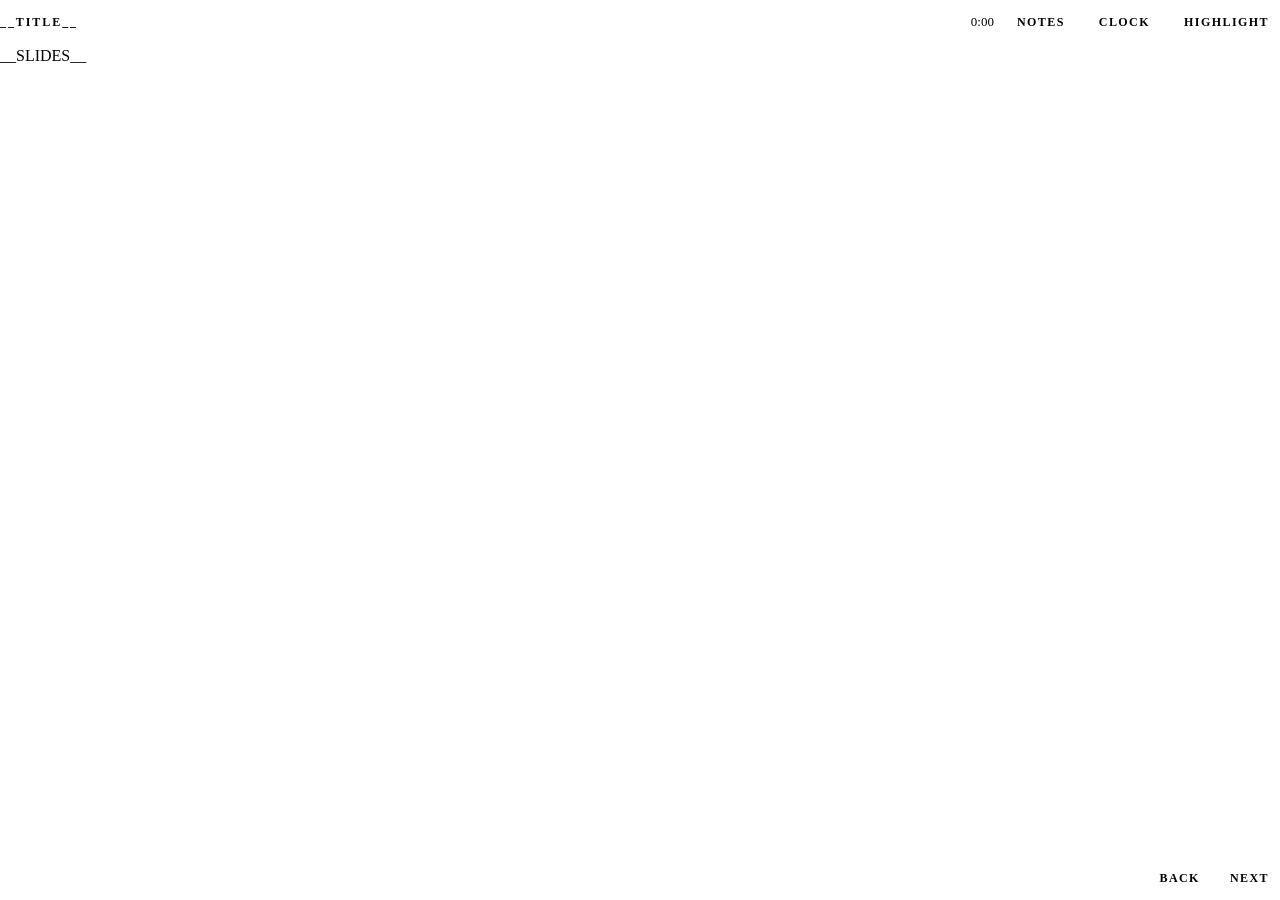
<file: tcu/templates/presentation/deck.html>
<!doctype html>
<html lang="en">
<head>
<meta charset="utf-8">
<meta name="viewport" content="width=device-width,initial-scale=1,viewport-fit=cover">
<title>__TITLE__</title>
<style>
__FONTS__
:root{color-scheme:dark;--base:#010B13;--raised:#141414;--overlay:#1E242C;--text:#E8ECF0;--white:#FFFFFF;--muted:#9AA4B5;--drop:#4E5763;--hair:rgba(232,236,240,.14);--red:#E13D33;--red-dk:#F26B5E;--magenta-dk:#D7A6E8;--water-hi:#9CC7F0;
--f-display:"League Spartan","Century Gothic",Arial,sans-serif;--f-body:"Lexend Deca","Segoe UI",system-ui,sans-serif;--f-data:"Cascadia Code","SF Mono",Consolas,monospace;
--b:clamp(15px,min(calc(.9vw + 5px),calc(1.7vh + 4px)),24px);--gutter:clamp(16px,4.5vw,72px)}
[hidden]{display:none!important}
*{box-sizing:border-box}html,body{height:100%}
body{margin:0;background:var(--base);color:var(--text);font-family:var(--f-body);font-size:var(--b);line-height:1.55}
button{font:inherit;color:inherit}a{color:var(--red-dk)}
:focus-visible{outline:2px solid var(--red-dk);outline-offset:3px}
.app{display:flex;flex-direction:column;height:100%}
.bar{display:flex;align-items:center;gap:12px;padding:8px var(--gutter);border-bottom:1px solid var(--hair);flex-wrap:wrap}
.bar .nm{font-family:var(--f-display);font-weight:600;font-size:12px;letter-spacing:.16em;text-transform:uppercase;color:var(--muted);flex:1;min-width:0;overflow:hidden;text-overflow:ellipsis;white-space:nowrap}
.tool{background:transparent;border:1px solid var(--hair);padding:6px 11px;min-height:44px;min-width:44px;font-family:var(--f-display);font-weight:600;font-size:12px;letter-spacing:.12em;text-transform:uppercase;cursor:pointer}
.tool[aria-pressed="true"]{background:var(--text);color:var(--base)}
.clock{font-family:var(--f-data);font-size:13px;color:var(--muted)}
.stage{flex:1;position:relative;overflow:hidden}
.slide{position:absolute;inset:0;overflow-y:auto;padding:clamp(20px,5vh,56px) var(--gutter)}
.slide .in{max-width:1180px;margin:0 auto;display:grid;gap:clamp(10px,2vh,22px)}
.slide.hall .in{min-height:100%;align-content:center}
.k{font-family:var(--f-display);font-weight:600;font-size:max(12px,calc(var(--b)*.62));letter-spacing:.16em;text-transform:uppercase;color:var(--red-dk)}
h1,h2,h3{font-family:var(--f-display);color:var(--white);margin:0;line-height:1.1;text-wrap:balance}
h1{font-size:calc(var(--b)*2.5);letter-spacing:-.02em}h2{font-size:calc(var(--b)*1.7)}h3{font-size:calc(var(--b)*1.15)}
p,li{max-width:66ch;margin:0 0 .5em}
.big p{font-size:calc(var(--b)*1.3);line-height:1.4;color:var(--white)}
table{border-collapse:collapse;font-size:calc(var(--b)*.8)}th,td{border:1px solid var(--hair);padding:5px 9px;text-align:left;vertical-align:top}th{background:var(--overlay);font-family:var(--f-display)}
.mk{border:1.5px dashed currentColor;padding:1px 6px;font-size:.92em;-webkit-box-decoration-break:clone;box-decoration-break:clone}.mk b{font-family:var(--f-display);font-size:.72em;letter-spacing:.12em;text-transform:uppercase;margin-right:.4em}
.mk-local{color:var(--water-hi)}.mk-confirm{color:var(--magenta-dk)}.mk-place{color:var(--muted)}.mk-voice,.mk-verify{color:var(--red-dk)}
.mk-unknown{background:repeating-linear-gradient(45deg,transparent 0 6px,rgba(154,164,181,.28) 6px 8px)}
.socket{border-left:4px solid var(--water-hi);padding:4px 16px;background:var(--raised)}
.vlab{display:inline-block;font-family:var(--f-display);font-weight:700;font-size:12px;letter-spacing:.14em;padding:2px 8px;background:var(--text);color:var(--base)}
figure{margin:0}figure svg{width:100%;max-height:52vh;height:auto}figcaption{font-size:13px;color:var(--muted)}
.draft{font-family:var(--f-display);font-size:12px;letter-spacing:.14em;text-transform:uppercase;color:var(--white);background:var(--red);padding:3px 10px;justify-self:start}
.notes{max-height:34vh;overflow:auto;border-top:2px solid var(--red);background:var(--raised);padding:12px var(--gutter);font-size:15px}
.nav{display:flex;gap:8px;align-items:center;padding:6px var(--gutter);border-top:1px solid var(--hair)}
.nav .count{font-family:var(--f-data);font-size:13px;color:var(--muted);margin-right:auto}
.notes-src{display:none}
body.hl .slide p,body.hl .slide li,body.hl .slide td{color:var(--drop)}
body.hl .slide strong,body.hl .slide .mk,body.hl .slide h1,body.hl .slide h2{color:var(--white)}
@media (prefers-reduced-motion:no-preference){.slide{animation:fade .4s ease both}@keyframes fade{from{opacity:0}to{opacity:1}}}
@media print{.bar,.nav,.notes{display:none}.slide{position:static;page-break-after:always;display:block!important}body{background:#fff;color:#000}h1,h2,h3{color:#000}}
</style>
</head>
<body>
<div class="app">
<div class="bar"><span class="nm">__TITLE__</span>
<span class="clock" aria-live="off"><span id="elapsed">0:00</span></span>
<button class="tool" id="notesBtn" aria-pressed="false" title="Speaker notes (N)">Notes</button>
<button class="tool" id="timerBtn" aria-pressed="false" title="Clock (T)">Clock</button>
<button class="tool" id="hlBtn" aria-pressed="false" title="Highlight pass (H)">Highlight</button>
</div>
<main class="stage" id="stage" aria-live="polite">
__SLIDES__
</main>
<div class="notes" id="notes" hidden aria-label="Speaker notes"></div>
<div class="nav"><span class="count" id="count"></span>
<button class="tool" id="prev" aria-label="Previous slide">Back</button>
<button class="tool" id="next" aria-label="Next slide">Next</button></div>
</div>
<script>
(function(){
  var slides=[].slice.call(document.querySelectorAll('.slide')),cur=0,$=function(i){return document.getElementById(i)};
  var notes=$('notes');
  function go(i){
    i=Math.max(0,Math.min(slides.length-1,i));cur=i;
    slides.forEach(function(s,k){s.hidden=k!==i});
    var s=slides[i];s.scrollTop=0;
    $('count').textContent=(i+1)+' / '+slides.length+' · '+(s.getAttribute('data-part')||'');
    var n=s.querySelector('.notes-src');notes.innerHTML=n?n.innerHTML:'';
    $('prev').disabled=i===0;$('next').disabled=i===slides.length-1;
    try{history.replaceState(null,'','#'+(i+1))}catch(e){}
  }
  function toggleNotes(){notes.hidden=!notes.hidden;$('notesBtn').setAttribute('aria-pressed',String(!notes.hidden))}
  function toggleHL(){document.body.classList.toggle('hl');$('hlBtn').setAttribute('aria-pressed',String(document.body.classList.contains('hl')))}
  var t0=null,acc=0,tick=null;
  function fmt(s){s=Math.round(s);return Math.floor(s/60)+':'+('0'+s%60).slice(-2)}
  function paint(){$('elapsed').textContent=fmt(acc+(t0?(Date.now()-t0)/1000:0))}
  function toggleTimer(){if(t0){acc+=(Date.now()-t0)/1000;t0=null;clearInterval(tick);$('timerBtn').setAttribute('aria-pressed','false')}else{t0=Date.now();tick=setInterval(paint,500);$('timerBtn').setAttribute('aria-pressed','true')}paint()}
  $('notesBtn').onclick=toggleNotes;$('hlBtn').onclick=toggleHL;$('timerBtn').onclick=toggleTimer;
  $('prev').onclick=function(){go(cur-1)};$('next').onclick=function(){go(cur+1)};
  document.addEventListener('keydown',function(e){
    var tag=(e.target.tagName||'').toLowerCase();if(tag==='textarea'||tag==='input')return;
    if(e.key==='ArrowRight'||e.key==='PageDown'||(e.key===' '&&tag!=='button')){e.preventDefault();go(cur+1)}
    else if(e.key==='ArrowLeft'||e.key==='PageUp'){e.preventDefault();go(cur-1)}
    else if(e.key==='Home')go(0);else if(e.key==='End')go(slides.length-1);
    else if(e.key==='n'||e.key==='N')toggleNotes();else if(e.key==='t'||e.key==='T')toggleTimer();else if(e.key==='h'||e.key==='H')toggleHL();
  });
  var sx=null,sy=null,st=$('stage');
  st.addEventListener('touchstart',function(e){sx=e.touches[0].clientX;sy=e.touches[0].clientY},{passive:true});
  st.addEventListener('touchend',function(e){if(sx===null)return;var dx=e.changedTouches[0].clientX-sx,dy=e.changedTouches[0].clientY-sy;if(Math.abs(dx)>60&&Math.abs(dx)>Math.abs(dy)*1.5)go(cur+(dx<0?1:-1));sx=null},{passive:true});
  var h=parseInt((location.hash||'#1').slice(1),10);go(isNaN(h)?0:h-1);
})();
</script>
</body>
</html>
</file>
